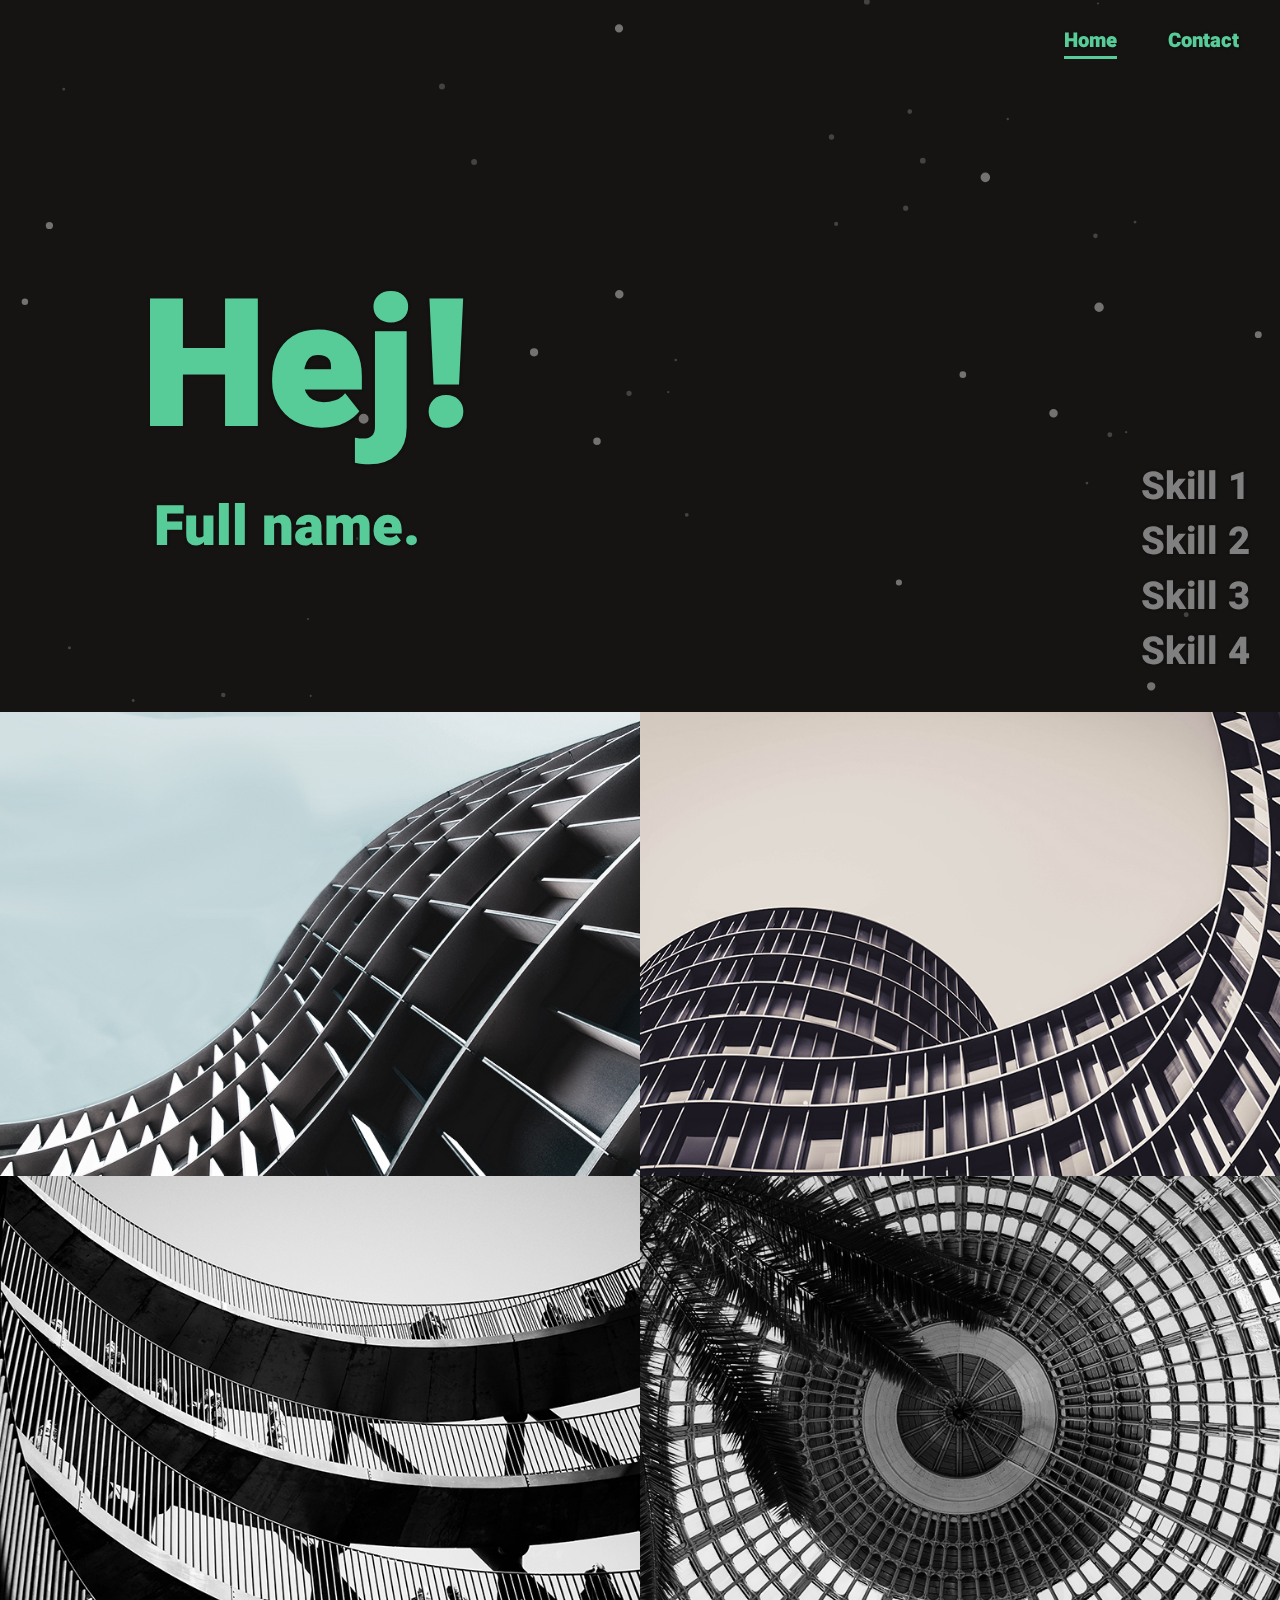
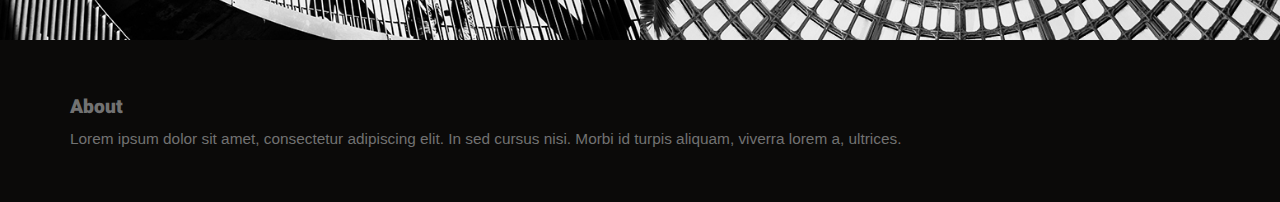
<file: Assets/portDesign/index.html>
<!DOCTYPE html>
<head>

    <meta charset="utf-8">
    <meta name="viewport" content="width=device-width, initial-scale=1, shrink-to-fit=no">

    <link rel='icon' href='favicon.ico' type='image/x-icon'/ >
    <link rel="stylesheet" href="https://fonts.googleapis.com/css?family=Heebo">
    <link rel="stylesheet" href="https://maxcdn.bootstrapcdn.com/bootstrap/3.3.6/css/bootstrap.min.css"/>
    <!-- <link rel="stylesheet" href="https://stackpath.bootstrapcdn.com/bootstrap/4.4.1/css/bootstrap.min.css" integrity="sha384-Vkoo8x4CGsO3+Hhxv8T/Q5PaXtkKtu6ug5TOeNV6gBiFeWPGFN9MuhOf23Q9Ifjh" crossorigin="anonymous"> -->
    <script src="https://code.jquery.com/jquery-3.5.1.min.js" integrity="sha256-9/aliU8dGd2tb6OSsuzixeV4y/faTqgFtohetphbbj0=" crossorigin="anonymous"></script>
    <script src="https://cdnjs.cloudflare.com/ajax/libs/popper.js/1.12.9/umd/popper.min.js" integrity="sha384-ApNbgh9B+Y1QKtv3Rn7W3mgPxhU9K/ScQsAP7hUibX39j7fakFPskvXusvfa0b4Q" crossorigin="anonymous"></script>
    <link href="portDesign.css" rel = "stylesheet" type = "text/css">
    <script src="portDesign.js"></script>
    <script src="confetti.min.js"></script>
</head> 
<body>
<header class="container-fluid">
    <div class="row">
        <div class="col-sm-4">
            <h1 class="noselect">Portfolio</h1>
        </div>
        <nav class="col-sm-8 layer">
            <p><a class="this-page text-shadow">Home</a></p>
            <p><a class="text-shadow" href="">Contact</a></p>
        </nav>
    </div>
</header>
<section class="jumbotron">
    <canvas id="testconfetti" height="625" width="1280"></canvas>
    <div class="container layer">
        <div class="row">
            <h2 class="text-shadow noselect">Hej!</h2>
            <h3 class="text-shadow noselect">Full name.</h3>
        </div>
    </div>
    <div class="container-fluid skill-list">
        <div class="container-fluid noselect">
            <h4 class="text-shadow">Skill 1</h4>
            <h4 class="text-shadow">Skill 2</h4>
            <h4 class="text-shadow">Skill 3</h4>
            <h4 class="text-shadow">Skill 4</h4>
        </div>
        
    </div>
</section>
<section class="container-fluid">
    <div class="row">
        <figure class="col-sm-6 port-nav">
            <a href="">
            <img src="exampleAssets/peter-ivey-hansen-unsplash-1.jpg" class="img-responsive">
            </a>            
        </figure>
        <figure class="col-sm-6 port-nav">
            <a href="">
            <img src="exampleAssets/peter-ivey-hansen-unsplash-2.jpg" class="img-responsive">
            </a>
        </figure>
    </div>
    <div class="row">
        <figure class="col-sm-6 port-nav">
            <a href="">
            <img src="exampleAssets/peter-ivey-hansen-unsplash-3.jpg" class="img-responsive">
            </a>
        </figure>
        <figure class="col-sm-6 port-nav">
            <a href="">
            <img src="exampleAssets/peter-ivey-hansen-unsplash-4.jpg" class="img-responsive">
            </a>
        </figure>
    </div>
</section>
<footer class="footer">
    <div class="container">
        <div class="row">
            <div class=col-sm-12>
                <h5>About</h5>
                <p>Lorem ipsum dolor sit amet, consectetur adipiscing elit. In sed cursus nisi. Morbi id turpis aliquam, viverra lorem a, ultrices.</p>
            </div>
        </div>
    </div>
</footer>
</body>
</file>
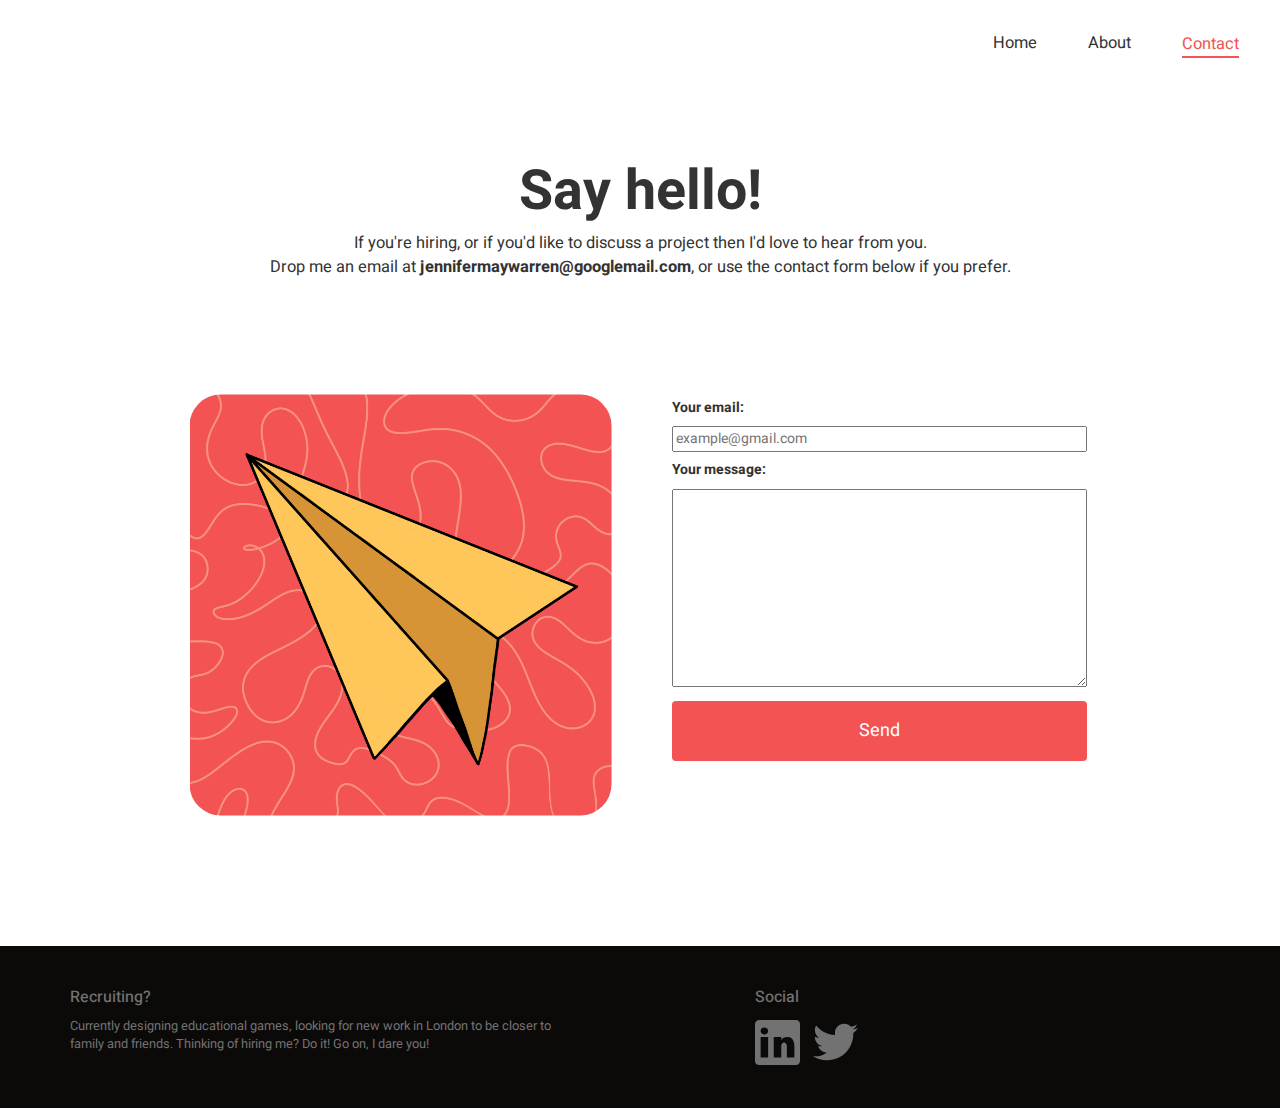
<file: contact.html>
<!DOCTYPE html>
<head>

    <meta charset="utf-8">
    <meta name="viewport" content="width=device-width, initial-scale=1, shrink-to-fit=no">

    <link rel="stylesheet" href="https://fonts.googleapis.com/css?family=Heebo">
    <link rel="stylesheet" href="https://fonts.googleapis.com/css?family=Kreon">
    <link rel="stylesheet" href="https://maxcdn.bootstrapcdn.com/bootstrap/3.3.6/css/bootstrap.min.css"/>
    <link rel="stylesheet" href="https://cdnjs.cloudflare.com/ajax/libs/animate.css/3.7.2/animate.min.css"/>
    <script src="https://code.jquery.com/jquery-3.5.1.min.js" integrity="sha256-9/aliU8dGd2tb6OSsuzixeV4y/faTqgFtohetphbbj0=" crossorigin="anonymous"></script>
    <script src="https://cdnjs.cloudflare.com/ajax/libs/popper.js/1.12.9/umd/popper.min.js" integrity="sha384-ApNbgh9B+Y1QKtv3Rn7W3mgPxhU9K/ScQsAP7hUibX39j7fakFPskvXusvfa0b4Q" crossorigin="anonymous"></script>
    <link href="css/port.css" rel = "stylesheet" type = "text/css">
    <script src="js/port.js"></script>
</head>
<body>
    <header class="container-fluid">
        <div class="row">
            <nav class="col-sm-12 layer">
                <p><a class="cool-link" href="index.html">Home</a></p>
                <p><a class="cool-link">About</a></p>
                <p><a class="this-page" href="contact.html">Contact</a></p>
            </nav>
        </div>
    </header>
    <section class="container contact">
        <div class="row">
            <!-- <div class="col-md-1"></div> -->
            <div class="col-md-12">
                <h1 class="text-center">Say hello!</h1>
                <p class="text-center" style="margin-bottom:10vh">If you're hiring, or if you'd like to discuss a project then I'd love to hear from you. <br>Drop me an email at <a href="mailto:jennifermaywarren@googlemail.com" style="font-weight: bold">jennifermaywarren@googlemail.com</a>, or use the contact form below if you prefer.</p>
            </div>
        </div>
        <div class="row contact-white-bg">
            <!-- <div class="col-md-1"></div> -->
            <div class="col-md-6">
                <img src="Assets/test1.png" class="avatar img-responsive" style="border-radius: 10%;">
            </div>
            <div class="col-md-6">
                <div id="contact-form">
                    <form action="https://formspree.io/mpzykrjl" method="POST">
                    <input type="hidden" name="_subject" value="Contact request from portfolio website" />
                    <label>Your email:</label>
                    <input style="width:98%" type="email" name="_replyto" placeholder="example@gmail.com" required>
                    <label>Your message:</label>
                    <textarea style="width:98%" name="message" required></textarea>
                    <button class="btn btn-primary" style="width:98%; height:30%; font-size: large;" type="submit">Send</button>
                </form>
            </div>
            </div>
        </div>
    </section>
</body>
<footer class="footer">
    <div class="container">
        <div class="row">
            <div class=col-sm-6>
                <h5>Recruiting?</h5>
                <p>Currently designing educational games, looking for new work in London to be closer to family and friends. Thinking of hiring me? Do it! Go on, I dare you!</p>
            </div>
            <div class="col-sm-2"></div>
            <div class="col-sm-4">
                <h5>Social</h5>
                <a href="https://www.linkedin.com/in/jennifer-warren-design/" class="footer-link">
                    <svg class="footer-icon" fill="#727272" xmlns="http://www.w3.org/2000/svg" viewBox="0 0 24 24" ><path d="M 21.800781 0 L 2.199219 0 C 1 0 0 1 0 2.199219 L 0 21.800781 C 0 23 1 24 2.199219 24 L 21.800781 24 C 23 24 24 23 24 21.800781 L 24 2.199219 C 24 1 23 0 21.800781 0 Z M 7 20 L 3 20 L 3 9 L 7 9 Z M 5 7.699219 C 3.800781 7.699219 3 6.898438 3 5.898438 C 3 4.800781 3.800781 4 5 4 C 6.199219 4 7 4.800781 7 5.800781 C 7 6.898438 6.199219 7.699219 5 7.699219 Z M 21 20 L 17 20 L 17 14 C 17 12.398438 15.898438 12 15.601563 12 C 15.300781 12 14 12.199219 14 14 C 14 14.199219 14 20 14 20 L 10 20 L 10 9 L 14 9 L 14 10.601563 C 14.601563 9.699219 15.601563 9 17.5 9 C 19.398438 9 21 10.5 21 14 Z"/></svg>
                </a>
                <a href="https://twitter.com/jenmw__" class="footer-link">
                    <svg class="footer-icon" fill="#727272" xmlns="http://www.w3.org/2000/svg" viewBox="0 0 24 24" ><path d="M 24 4.300781 C 23.101563 4.699219 22.199219 5 21.199219 5.101563 C 22.199219 4.5 23 3.5 23.398438 2.398438 C 22.398438 3 21.398438 3.398438 20.300781 3.601563 C 19.300781 2.601563 18 2 16.601563 2 C 13.898438 2 11.699219 4.199219 11.699219 6.898438 C 11.699219 7.300781 11.699219 7.699219 11.800781 8 C 7.699219 7.800781 4.101563 5.898438 1.699219 2.898438 C 1.199219 3.601563 1 4.5 1 5.398438 C 1 7.101563 1.898438 8.601563 3.199219 9.5 C 2.398438 9.398438 1.601563 9.199219 1 8.898438 C 1 8.898438 1 8.898438 1 9 C 1 11.398438 2.699219 13.398438 4.898438 13.800781 C 4.5 13.898438 4.101563 14 3.601563 14 C 3.300781 14 3 14 2.699219 13.898438 C 3.300781 15.898438 5.101563 17.300781 7.300781 17.300781 C 5.601563 18.601563 3.5 19.398438 1.199219 19.398438 C 0.800781 19.398438 0.398438 19.398438 0 19.300781 C 2.199219 20.699219 4.800781 21.5 7.5 21.5 C 16.601563 21.5 21.5 14 21.5 7.5 C 21.5 7.300781 21.5 7.101563 21.5 6.898438 C 22.5 6.199219 23.300781 5.300781 24 4.300781"/></svg>
                </a>
            </div>
        </div>
    </div>
</footer>
</file>
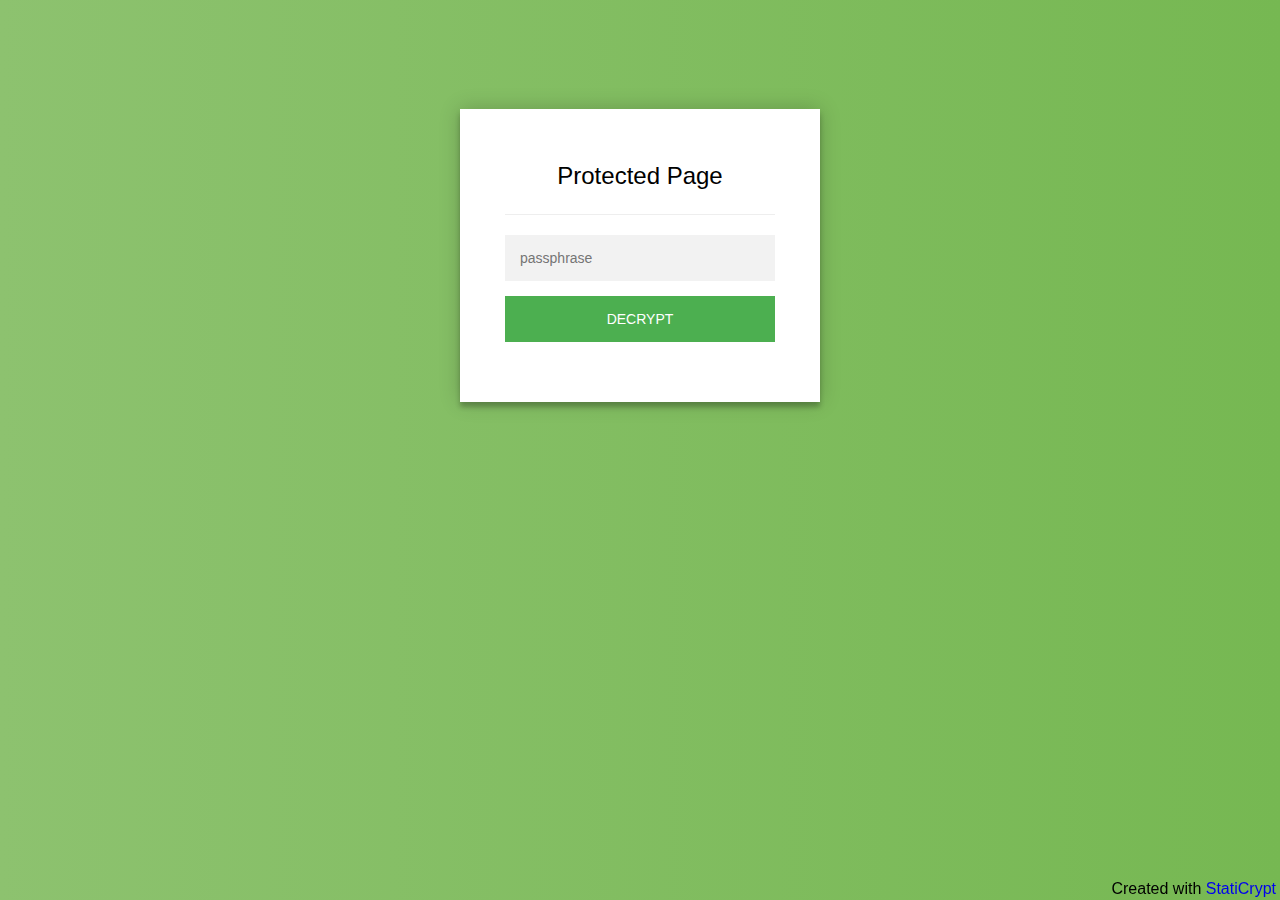
<file: Projects/arithmagicencrypted.html>
<!doctype html>
<html class="staticrypt-html">
<head>
    <meta charset="utf-8">
    <title>Protected Page</title>
    <meta name="viewport" content="width=device-width, initial-scale=1">

    <!-- do not cache this page -->
    <meta http-equiv="cache-control" content="max-age=0"/>
    <meta http-equiv="cache-control" content="no-cache"/>
    <meta http-equiv="expires" content="0"/>
    <meta http-equiv="expires" content="Tue, 01 Jan 1980 1:00:00 GMT"/>
    <meta http-equiv="pragma" content="no-cache"/>

    <style>
        .staticrypt-hr {
            margin-top: 20px;
            margin-bottom: 20px;
            border: 0;
            border-top: 1px solid #eee;
        }

        .staticrypt-page {
            width: 360px;
            padding: 8% 0 0;
            margin: auto;
            box-sizing: border-box;
        }

        .staticrypt-form {
            position: relative;
            z-index: 1;
            background: #FFFFFF;
            max-width: 360px;
            margin: 0 auto 100px;
            padding: 45px;
            text-align: center;
            box-shadow: 0 0 20px 0 rgba(0, 0, 0, 0.2), 0 5px 5px 0 rgba(0, 0, 0, 0.24);
        }

        .staticrypt-form input {
            outline: 0;
            background: #f2f2f2;
            width: 100%;
            border: 0;
            margin: 0 0 15px;
            padding: 15px;
            box-sizing: border-box;
            font-size: 14px;
        }

        .staticrypt-form .staticrypt-decrypt-button {
            text-transform: uppercase;
            outline: 0;
            background: #4CAF50;
            width: 100%;
            border: 0;
            padding: 15px;
            color: #FFFFFF;
            font-size: 14px;
            cursor: pointer;
        }

        .staticrypt-form .staticrypt-decrypt-button:hover, .staticrypt-form .staticrypt-decrypt-button:active, .staticrypt-form .staticrypt-decrypt-button:focus {
            background: #43A047;
        }

        .staticrypt-html {
            height: 100%;
        }

        .staticrypt-body {
            margin-bottom: 1em;
            background: #76b852; /* fallback for old browsers */
            background: -webkit-linear-gradient(right, #76b852, #8DC26F);
            background: -moz-linear-gradient(right, #76b852, #8DC26F);
            background: -o-linear-gradient(right, #76b852, #8DC26F);
            background: linear-gradient(to left, #76b852, #8DC26F);
            font-family: "Arial", sans-serif;
            -webkit-font-smoothing: antialiased;
            -moz-osx-font-smoothing: grayscale;
        }

        .staticrypt-instructions {
            margin-top: -1em;
            margin-bottom: 1em;
        }

        .staticrypt-title {
            font-size: 1.5em;
        }

        .staticrypt-footer {
            position: fixed;
            height: 20px;
            font-size: 16px;
            padding: 2px;
            bottom: 0;
            left: 0;
            right: 0;
            margin-bottom: 0;
        }

        .staticrypt-footer p {
            margin: 2px;
            text-align: center;
            float: right;
        }

        .staticrypt-footer a {
            text-decoration: none;
        }
    </style>
</head>

<body class="staticrypt-body">
<div class="staticrypt-page">
    <div class="staticrypt-form">
        <div class="staticrypt-instructions">
            <p class="staticrypt-title">Protected Page</p>
            <p></p>
        </div>

        <hr class="staticrypt-hr">

        <form id="staticrypt-form" action="#" method="post">
            <input id="staticrypt-password"
                   type="password"
                   name="password"
                   placeholder="passphrase"
                   autofocus/>

            <input type="submit" class="staticrypt-decrypt-button" value="DECRYPT"/>
        </form>
    </div>

</div>
<footer class="staticrypt-footer">
    <p class="pull-right">Created with <a href="https://robinmoisson.github.io/staticrypt">StatiCrypt</a></p>
</footer>


<script>/**
 * Crypto JS 3.1.9-1
 * Copied as is from https://cdnjs.cloudflare.com/ajax/libs/crypto-js/3.1.9-1/crypto-js.js
 */

;(function (root, factory) {
    if (typeof exports === "object") {
        // CommonJS
        module.exports = exports = factory();
    }
    else if (typeof define === "function" && define.amd) {
        // AMD
        define([], factory);
    }
    else {
        // Global (browser)
        root.CryptoJS = factory();
    }
}(this, function () {

    /**
     * CryptoJS core components.
     */
    var CryptoJS = CryptoJS || (function (Math, undefined) {
        /*
	     * Local polyfil of Object.create
	     */
        var create = Object.create || (function () {
            function F() {};

            return function (obj) {
                var subtype;

                F.prototype = obj;

                subtype = new F();

                F.prototype = null;

                return subtype;
            };
        }())

        /**
         * CryptoJS namespace.
         */
        var C = {};

        /**
         * Library namespace.
         */
        var C_lib = C.lib = {};

        /**
         * Base object for prototypal inheritance.
         */
        var Base = C_lib.Base = (function () {


            return {
                /**
                 * Creates a new object that inherits from this object.
                 *
                 * @param {Object} overrides Properties to copy into the new object.
                 *
                 * @return {Object} The new object.
                 *
                 * @static
                 *
                 * @example
                 *
                 *     var MyType = CryptoJS.lib.Base.extend({
	             *         field: 'value',
	             *
	             *         method: function () {
	             *         }
	             *     });
                 */
                extend: function (overrides) {
                    // Spawn
                    var subtype = create(this);

                    // Augment
                    if (overrides) {
                        subtype.mixIn(overrides);
                    }

                    // Create default initializer
                    if (!subtype.hasOwnProperty('init') || this.init === subtype.init) {
                        subtype.init = function () {
                            subtype.$super.init.apply(this, arguments);
                        };
                    }

                    // Initializer's prototype is the subtype object
                    subtype.init.prototype = subtype;

                    // Reference supertype
                    subtype.$super = this;

                    return subtype;
                },

                /**
                 * Extends this object and runs the init method.
                 * Arguments to create() will be passed to init().
                 *
                 * @return {Object} The new object.
                 *
                 * @static
                 *
                 * @example
                 *
                 *     var instance = MyType.create();
                 */
                create: function () {
                    var instance = this.extend();
                    instance.init.apply(instance, arguments);

                    return instance;
                },

                /**
                 * Initializes a newly created object.
                 * Override this method to add some logic when your objects are created.
                 *
                 * @example
                 *
                 *     var MyType = CryptoJS.lib.Base.extend({
	             *         init: function () {
	             *             // ...
	             *         }
	             *     });
                 */
                init: function () {
                },

                /**
                 * Copies properties into this object.
                 *
                 * @param {Object} properties The properties to mix in.
                 *
                 * @example
                 *
                 *     MyType.mixIn({
	             *         field: 'value'
	             *     });
                 */
                mixIn: function (properties) {
                    for (var propertyName in properties) {
                        if (properties.hasOwnProperty(propertyName)) {
                            this[propertyName] = properties[propertyName];
                        }
                    }

                    // IE won't copy toString using the loop above
                    if (properties.hasOwnProperty('toString')) {
                        this.toString = properties.toString;
                    }
                },

                /**
                 * Creates a copy of this object.
                 *
                 * @return {Object} The clone.
                 *
                 * @example
                 *
                 *     var clone = instance.clone();
                 */
                clone: function () {
                    return this.init.prototype.extend(this);
                }
            };
        }());

        /**
         * An array of 32-bit words.
         *
         * @property {Array} words The array of 32-bit words.
         * @property {number} sigBytes The number of significant bytes in this word array.
         */
        var WordArray = C_lib.WordArray = Base.extend({
            /**
             * Initializes a newly created word array.
             *
             * @param {Array} words (Optional) An array of 32-bit words.
             * @param {number} sigBytes (Optional) The number of significant bytes in the words.
             *
             * @example
             *
             *     var wordArray = CryptoJS.lib.WordArray.create();
             *     var wordArray = CryptoJS.lib.WordArray.create([0x00010203, 0x04050607]);
             *     var wordArray = CryptoJS.lib.WordArray.create([0x00010203, 0x04050607], 6);
             */
            init: function (words, sigBytes) {
                words = this.words = words || [];

                if (sigBytes != undefined) {
                    this.sigBytes = sigBytes;
                } else {
                    this.sigBytes = words.length * 4;
                }
            },

            /**
             * Converts this word array to a string.
             *
             * @param {Encoder} encoder (Optional) The encoding strategy to use. Default: CryptoJS.enc.Hex
             *
             * @return {string} The stringified word array.
             *
             * @example
             *
             *     var string = wordArray + '';
             *     var string = wordArray.toString();
             *     var string = wordArray.toString(CryptoJS.enc.Utf8);
             */
            toString: function (encoder) {
                return (encoder || Hex).stringify(this);
            },

            /**
             * Concatenates a word array to this word array.
             *
             * @param {WordArray} wordArray The word array to append.
             *
             * @return {WordArray} This word array.
             *
             * @example
             *
             *     wordArray1.concat(wordArray2);
             */
            concat: function (wordArray) {
                // Shortcuts
                var thisWords = this.words;
                var thatWords = wordArray.words;
                var thisSigBytes = this.sigBytes;
                var thatSigBytes = wordArray.sigBytes;

                // Clamp excess bits
                this.clamp();

                // Concat
                if (thisSigBytes % 4) {
                    // Copy one byte at a time
                    for (var i = 0; i < thatSigBytes; i++) {
                        var thatByte = (thatWords[i >>> 2] >>> (24 - (i % 4) * 8)) & 0xff;
                        thisWords[(thisSigBytes + i) >>> 2] |= thatByte << (24 - ((thisSigBytes + i) % 4) * 8);
                    }
                } else {
                    // Copy one word at a time
                    for (var i = 0; i < thatSigBytes; i += 4) {
                        thisWords[(thisSigBytes + i) >>> 2] = thatWords[i >>> 2];
                    }
                }
                this.sigBytes += thatSigBytes;

                // Chainable
                return this;
            },

            /**
             * Removes insignificant bits.
             *
             * @example
             *
             *     wordArray.clamp();
             */
            clamp: function () {
                // Shortcuts
                var words = this.words;
                var sigBytes = this.sigBytes;

                // Clamp
                words[sigBytes >>> 2] &= 0xffffffff << (32 - (sigBytes % 4) * 8);
                words.length = Math.ceil(sigBytes / 4);
            },

            /**
             * Creates a copy of this word array.
             *
             * @return {WordArray} The clone.
             *
             * @example
             *
             *     var clone = wordArray.clone();
             */
            clone: function () {
                var clone = Base.clone.call(this);
                clone.words = this.words.slice(0);

                return clone;
            },

            /**
             * Creates a word array filled with random bytes.
             *
             * @param {number} nBytes The number of random bytes to generate.
             *
             * @return {WordArray} The random word array.
             *
             * @static
             *
             * @example
             *
             *     var wordArray = CryptoJS.lib.WordArray.random(16);
             */
            random: function (nBytes) {
                var words = [];

                var r = (function (m_w) {
                    var m_w = m_w;
                    var m_z = 0x3ade68b1;
                    var mask = 0xffffffff;

                    return function () {
                        m_z = (0x9069 * (m_z & 0xFFFF) + (m_z >> 0x10)) & mask;
                        m_w = (0x4650 * (m_w & 0xFFFF) + (m_w >> 0x10)) & mask;
                        var result = ((m_z << 0x10) + m_w) & mask;
                        result /= 0x100000000;
                        result += 0.5;
                        return result * (Math.random() > .5 ? 1 : -1);
                    }
                });

                for (var i = 0, rcache; i < nBytes; i += 4) {
                    var _r = r((rcache || Math.random()) * 0x100000000);

                    rcache = _r() * 0x3ade67b7;
                    words.push((_r() * 0x100000000) | 0);
                }

                return new WordArray.init(words, nBytes);
            }
        });

        /**
         * Encoder namespace.
         */
        var C_enc = C.enc = {};

        /**
         * Hex encoding strategy.
         */
        var Hex = C_enc.Hex = {
            /**
             * Converts a word array to a hex string.
             *
             * @param {WordArray} wordArray The word array.
             *
             * @return {string} The hex string.
             *
             * @static
             *
             * @example
             *
             *     var hexString = CryptoJS.enc.Hex.stringify(wordArray);
             */
            stringify: function (wordArray) {
                // Shortcuts
                var words = wordArray.words;
                var sigBytes = wordArray.sigBytes;

                // Convert
                var hexChars = [];
                for (var i = 0; i < sigBytes; i++) {
                    var bite = (words[i >>> 2] >>> (24 - (i % 4) * 8)) & 0xff;
                    hexChars.push((bite >>> 4).toString(16));
                    hexChars.push((bite & 0x0f).toString(16));
                }

                return hexChars.join('');
            },

            /**
             * Converts a hex string to a word array.
             *
             * @param {string} hexStr The hex string.
             *
             * @return {WordArray} The word array.
             *
             * @static
             *
             * @example
             *
             *     var wordArray = CryptoJS.enc.Hex.parse(hexString);
             */
            parse: function (hexStr) {
                // Shortcut
                var hexStrLength = hexStr.length;

                // Convert
                var words = [];
                for (var i = 0; i < hexStrLength; i += 2) {
                    words[i >>> 3] |= parseInt(hexStr.substr(i, 2), 16) << (24 - (i % 8) * 4);
                }

                return new WordArray.init(words, hexStrLength / 2);
            }
        };

        /**
         * Latin1 encoding strategy.
         */
        var Latin1 = C_enc.Latin1 = {
            /**
             * Converts a word array to a Latin1 string.
             *
             * @param {WordArray} wordArray The word array.
             *
             * @return {string} The Latin1 string.
             *
             * @static
             *
             * @example
             *
             *     var latin1String = CryptoJS.enc.Latin1.stringify(wordArray);
             */
            stringify: function (wordArray) {
                // Shortcuts
                var words = wordArray.words;
                var sigBytes = wordArray.sigBytes;

                // Convert
                var latin1Chars = [];
                for (var i = 0; i < sigBytes; i++) {
                    var bite = (words[i >>> 2] >>> (24 - (i % 4) * 8)) & 0xff;
                    latin1Chars.push(String.fromCharCode(bite));
                }

                return latin1Chars.join('');
            },

            /**
             * Converts a Latin1 string to a word array.
             *
             * @param {string} latin1Str The Latin1 string.
             *
             * @return {WordArray} The word array.
             *
             * @static
             *
             * @example
             *
             *     var wordArray = CryptoJS.enc.Latin1.parse(latin1String);
             */
            parse: function (latin1Str) {
                // Shortcut
                var latin1StrLength = latin1Str.length;

                // Convert
                var words = [];
                for (var i = 0; i < latin1StrLength; i++) {
                    words[i >>> 2] |= (latin1Str.charCodeAt(i) & 0xff) << (24 - (i % 4) * 8);
                }

                return new WordArray.init(words, latin1StrLength);
            }
        };

        /**
         * UTF-8 encoding strategy.
         */
        var Utf8 = C_enc.Utf8 = {
            /**
             * Converts a word array to a UTF-8 string.
             *
             * @param {WordArray} wordArray The word array.
             *
             * @return {string} The UTF-8 string.
             *
             * @static
             *
             * @example
             *
             *     var utf8String = CryptoJS.enc.Utf8.stringify(wordArray);
             */
            stringify: function (wordArray) {
                try {
                    return decodeURIComponent(escape(Latin1.stringify(wordArray)));
                } catch (e) {
                    throw new Error('Malformed UTF-8 data');
                }
            },

            /**
             * Converts a UTF-8 string to a word array.
             *
             * @param {string} utf8Str The UTF-8 string.
             *
             * @return {WordArray} The word array.
             *
             * @static
             *
             * @example
             *
             *     var wordArray = CryptoJS.enc.Utf8.parse(utf8String);
             */
            parse: function (utf8Str) {
                return Latin1.parse(unescape(encodeURIComponent(utf8Str)));
            }
        };

        /**
         * Abstract buffered block algorithm template.
         *
         * The property blockSize must be implemented in a concrete subtype.
         *
         * @property {number} _minBufferSize The number of blocks that should be kept unprocessed in the buffer. Default: 0
         */
        var BufferedBlockAlgorithm = C_lib.BufferedBlockAlgorithm = Base.extend({
            /**
             * Resets this block algorithm's data buffer to its initial state.
             *
             * @example
             *
             *     bufferedBlockAlgorithm.reset();
             */
            reset: function () {
                // Initial values
                this._data = new WordArray.init();
                this._nDataBytes = 0;
            },

            /**
             * Adds new data to this block algorithm's buffer.
             *
             * @param {WordArray|string} data The data to append. Strings are converted to a WordArray using UTF-8.
             *
             * @example
             *
             *     bufferedBlockAlgorithm._append('data');
             *     bufferedBlockAlgorithm._append(wordArray);
             */
            _append: function (data) {
                // Convert string to WordArray, else assume WordArray already
                if (typeof data == 'string') {
                    data = Utf8.parse(data);
                }

                // Append
                this._data.concat(data);
                this._nDataBytes += data.sigBytes;
            },

            /**
             * Processes available data blocks.
             *
             * This method invokes _doProcessBlock(offset), which must be implemented by a concrete subtype.
             *
             * @param {boolean} doFlush Whether all blocks and partial blocks should be processed.
             *
             * @return {WordArray} The processed data.
             *
             * @example
             *
             *     var processedData = bufferedBlockAlgorithm._process();
             *     var processedData = bufferedBlockAlgorithm._process(!!'flush');
             */
            _process: function (doFlush) {
                // Shortcuts
                var data = this._data;
                var dataWords = data.words;
                var dataSigBytes = data.sigBytes;
                var blockSize = this.blockSize;
                var blockSizeBytes = blockSize * 4;

                // Count blocks ready
                var nBlocksReady = dataSigBytes / blockSizeBytes;
                if (doFlush) {
                    // Round up to include partial blocks
                    nBlocksReady = Math.ceil(nBlocksReady);
                } else {
                    // Round down to include only full blocks,
                    // less the number of blocks that must remain in the buffer
                    nBlocksReady = Math.max((nBlocksReady | 0) - this._minBufferSize, 0);
                }

                // Count words ready
                var nWordsReady = nBlocksReady * blockSize;

                // Count bytes ready
                var nBytesReady = Math.min(nWordsReady * 4, dataSigBytes);

                // Process blocks
                if (nWordsReady) {
                    for (var offset = 0; offset < nWordsReady; offset += blockSize) {
                        // Perform concrete-algorithm logic
                        this._doProcessBlock(dataWords, offset);
                    }

                    // Remove processed words
                    var processedWords = dataWords.splice(0, nWordsReady);
                    data.sigBytes -= nBytesReady;
                }

                // Return processed words
                return new WordArray.init(processedWords, nBytesReady);
            },

            /**
             * Creates a copy of this object.
             *
             * @return {Object} The clone.
             *
             * @example
             *
             *     var clone = bufferedBlockAlgorithm.clone();
             */
            clone: function () {
                var clone = Base.clone.call(this);
                clone._data = this._data.clone();

                return clone;
            },

            _minBufferSize: 0
        });

        /**
         * Abstract hasher template.
         *
         * @property {number} blockSize The number of 32-bit words this hasher operates on. Default: 16 (512 bits)
         */
        var Hasher = C_lib.Hasher = BufferedBlockAlgorithm.extend({
            /**
             * Configuration options.
             */
            cfg: Base.extend(),

            /**
             * Initializes a newly created hasher.
             *
             * @param {Object} cfg (Optional) The configuration options to use for this hash computation.
             *
             * @example
             *
             *     var hasher = CryptoJS.algo.SHA256.create();
             */
            init: function (cfg) {
                // Apply config defaults
                this.cfg = this.cfg.extend(cfg);

                // Set initial values
                this.reset();
            },

            /**
             * Resets this hasher to its initial state.
             *
             * @example
             *
             *     hasher.reset();
             */
            reset: function () {
                // Reset data buffer
                BufferedBlockAlgorithm.reset.call(this);

                // Perform concrete-hasher logic
                this._doReset();
            },

            /**
             * Updates this hasher with a message.
             *
             * @param {WordArray|string} messageUpdate The message to append.
             *
             * @return {Hasher} This hasher.
             *
             * @example
             *
             *     hasher.update('message');
             *     hasher.update(wordArray);
             */
            update: function (messageUpdate) {
                // Append
                this._append(messageUpdate);

                // Update the hash
                this._process();

                // Chainable
                return this;
            },

            /**
             * Finalizes the hash computation.
             * Note that the finalize operation is effectively a destructive, read-once operation.
             *
             * @param {WordArray|string} messageUpdate (Optional) A final message update.
             *
             * @return {WordArray} The hash.
             *
             * @example
             *
             *     var hash = hasher.finalize();
             *     var hash = hasher.finalize('message');
             *     var hash = hasher.finalize(wordArray);
             */
            finalize: function (messageUpdate) {
                // Final message update
                if (messageUpdate) {
                    this._append(messageUpdate);
                }

                // Perform concrete-hasher logic
                var hash = this._doFinalize();

                return hash;
            },

            blockSize: 512/32,

            /**
             * Creates a shortcut function to a hasher's object interface.
             *
             * @param {Hasher} hasher The hasher to create a helper for.
             *
             * @return {Function} The shortcut function.
             *
             * @static
             *
             * @example
             *
             *     var SHA256 = CryptoJS.lib.Hasher._createHelper(CryptoJS.algo.SHA256);
             */
            _createHelper: function (hasher) {
                return function (message, cfg) {
                    return new hasher.init(cfg).finalize(message);
                };
            },

            /**
             * Creates a shortcut function to the HMAC's object interface.
             *
             * @param {Hasher} hasher The hasher to use in this HMAC helper.
             *
             * @return {Function} The shortcut function.
             *
             * @static
             *
             * @example
             *
             *     var HmacSHA256 = CryptoJS.lib.Hasher._createHmacHelper(CryptoJS.algo.SHA256);
             */
            _createHmacHelper: function (hasher) {
                return function (message, key) {
                    return new C_algo.HMAC.init(hasher, key).finalize(message);
                };
            }
        });

        /**
         * Algorithm namespace.
         */
        var C_algo = C.algo = {};

        return C;
    }(Math));


    (function () {
        // Shortcuts
        var C = CryptoJS;
        var C_lib = C.lib;
        var WordArray = C_lib.WordArray;
        var C_enc = C.enc;

        /**
         * Base64 encoding strategy.
         */
        var Base64 = C_enc.Base64 = {
            /**
             * Converts a word array to a Base64 string.
             *
             * @param {WordArray} wordArray The word array.
             *
             * @return {string} The Base64 string.
             *
             * @static
             *
             * @example
             *
             *     var base64String = CryptoJS.enc.Base64.stringify(wordArray);
             */
            stringify: function (wordArray) {
                // Shortcuts
                var words = wordArray.words;
                var sigBytes = wordArray.sigBytes;
                var map = this._map;

                // Clamp excess bits
                wordArray.clamp();

                // Convert
                var base64Chars = [];
                for (var i = 0; i < sigBytes; i += 3) {
                    var byte1 = (words[i >>> 2]       >>> (24 - (i % 4) * 8))       & 0xff;
                    var byte2 = (words[(i + 1) >>> 2] >>> (24 - ((i + 1) % 4) * 8)) & 0xff;
                    var byte3 = (words[(i + 2) >>> 2] >>> (24 - ((i + 2) % 4) * 8)) & 0xff;

                    var triplet = (byte1 << 16) | (byte2 << 8) | byte3;

                    for (var j = 0; (j < 4) && (i + j * 0.75 < sigBytes); j++) {
                        base64Chars.push(map.charAt((triplet >>> (6 * (3 - j))) & 0x3f));
                    }
                }

                // Add padding
                var paddingChar = map.charAt(64);
                if (paddingChar) {
                    while (base64Chars.length % 4) {
                        base64Chars.push(paddingChar);
                    }
                }

                return base64Chars.join('');
            },

            /**
             * Converts a Base64 string to a word array.
             *
             * @param {string} base64Str The Base64 string.
             *
             * @return {WordArray} The word array.
             *
             * @static
             *
             * @example
             *
             *     var wordArray = CryptoJS.enc.Base64.parse(base64String);
             */
            parse: function (base64Str) {
                // Shortcuts
                var base64StrLength = base64Str.length;
                var map = this._map;
                var reverseMap = this._reverseMap;

                if (!reverseMap) {
                    reverseMap = this._reverseMap = [];
                    for (var j = 0; j < map.length; j++) {
                        reverseMap[map.charCodeAt(j)] = j;
                    }
                }

                // Ignore padding
                var paddingChar = map.charAt(64);
                if (paddingChar) {
                    var paddingIndex = base64Str.indexOf(paddingChar);
                    if (paddingIndex !== -1) {
                        base64StrLength = paddingIndex;
                    }
                }

                // Convert
                return parseLoop(base64Str, base64StrLength, reverseMap);

            },

            _map: 'ABCDEFGHIJKLMNOPQRSTUVWXYZabcdefghijklmnopqrstuvwxyz0123456789+/='
        };

        function parseLoop(base64Str, base64StrLength, reverseMap) {
            var words = [];
            var nBytes = 0;
            for (var i = 0; i < base64StrLength; i++) {
                if (i % 4) {
                    var bits1 = reverseMap[base64Str.charCodeAt(i - 1)] << ((i % 4) * 2);
                    var bits2 = reverseMap[base64Str.charCodeAt(i)] >>> (6 - (i % 4) * 2);
                    words[nBytes >>> 2] |= (bits1 | bits2) << (24 - (nBytes % 4) * 8);
                    nBytes++;
                }
            }
            return WordArray.create(words, nBytes);
        }
    }());


    (function (Math) {
        // Shortcuts
        var C = CryptoJS;
        var C_lib = C.lib;
        var WordArray = C_lib.WordArray;
        var Hasher = C_lib.Hasher;
        var C_algo = C.algo;

        // Constants table
        var T = [];

        // Compute constants
        (function () {
            for (var i = 0; i < 64; i++) {
                T[i] = (Math.abs(Math.sin(i + 1)) * 0x100000000) | 0;
            }
        }());

        /**
         * MD5 hash algorithm.
         */
        var MD5 = C_algo.MD5 = Hasher.extend({
            _doReset: function () {
                this._hash = new WordArray.init([
                    0x67452301, 0xefcdab89,
                    0x98badcfe, 0x10325476
                ]);
            },

            _doProcessBlock: function (M, offset) {
                // Swap endian
                for (var i = 0; i < 16; i++) {
                    // Shortcuts
                    var offset_i = offset + i;
                    var M_offset_i = M[offset_i];

                    M[offset_i] = (
                        (((M_offset_i << 8)  | (M_offset_i >>> 24)) & 0x00ff00ff) |
                        (((M_offset_i << 24) | (M_offset_i >>> 8))  & 0xff00ff00)
                    );
                }

                // Shortcuts
                var H = this._hash.words;

                var M_offset_0  = M[offset + 0];
                var M_offset_1  = M[offset + 1];
                var M_offset_2  = M[offset + 2];
                var M_offset_3  = M[offset + 3];
                var M_offset_4  = M[offset + 4];
                var M_offset_5  = M[offset + 5];
                var M_offset_6  = M[offset + 6];
                var M_offset_7  = M[offset + 7];
                var M_offset_8  = M[offset + 8];
                var M_offset_9  = M[offset + 9];
                var M_offset_10 = M[offset + 10];
                var M_offset_11 = M[offset + 11];
                var M_offset_12 = M[offset + 12];
                var M_offset_13 = M[offset + 13];
                var M_offset_14 = M[offset + 14];
                var M_offset_15 = M[offset + 15];

                // Working varialbes
                var a = H[0];
                var b = H[1];
                var c = H[2];
                var d = H[3];

                // Computation
                a = FF(a, b, c, d, M_offset_0,  7,  T[0]);
                d = FF(d, a, b, c, M_offset_1,  12, T[1]);
                c = FF(c, d, a, b, M_offset_2,  17, T[2]);
                b = FF(b, c, d, a, M_offset_3,  22, T[3]);
                a = FF(a, b, c, d, M_offset_4,  7,  T[4]);
                d = FF(d, a, b, c, M_offset_5,  12, T[5]);
                c = FF(c, d, a, b, M_offset_6,  17, T[6]);
                b = FF(b, c, d, a, M_offset_7,  22, T[7]);
                a = FF(a, b, c, d, M_offset_8,  7,  T[8]);
                d = FF(d, a, b, c, M_offset_9,  12, T[9]);
                c = FF(c, d, a, b, M_offset_10, 17, T[10]);
                b = FF(b, c, d, a, M_offset_11, 22, T[11]);
                a = FF(a, b, c, d, M_offset_12, 7,  T[12]);
                d = FF(d, a, b, c, M_offset_13, 12, T[13]);
                c = FF(c, d, a, b, M_offset_14, 17, T[14]);
                b = FF(b, c, d, a, M_offset_15, 22, T[15]);

                a = GG(a, b, c, d, M_offset_1,  5,  T[16]);
                d = GG(d, a, b, c, M_offset_6,  9,  T[17]);
                c = GG(c, d, a, b, M_offset_11, 14, T[18]);
                b = GG(b, c, d, a, M_offset_0,  20, T[19]);
                a = GG(a, b, c, d, M_offset_5,  5,  T[20]);
                d = GG(d, a, b, c, M_offset_10, 9,  T[21]);
                c = GG(c, d, a, b, M_offset_15, 14, T[22]);
                b = GG(b, c, d, a, M_offset_4,  20, T[23]);
                a = GG(a, b, c, d, M_offset_9,  5,  T[24]);
                d = GG(d, a, b, c, M_offset_14, 9,  T[25]);
                c = GG(c, d, a, b, M_offset_3,  14, T[26]);
                b = GG(b, c, d, a, M_offset_8,  20, T[27]);
                a = GG(a, b, c, d, M_offset_13, 5,  T[28]);
                d = GG(d, a, b, c, M_offset_2,  9,  T[29]);
                c = GG(c, d, a, b, M_offset_7,  14, T[30]);
                b = GG(b, c, d, a, M_offset_12, 20, T[31]);

                a = HH(a, b, c, d, M_offset_5,  4,  T[32]);
                d = HH(d, a, b, c, M_offset_8,  11, T[33]);
                c = HH(c, d, a, b, M_offset_11, 16, T[34]);
                b = HH(b, c, d, a, M_offset_14, 23, T[35]);
                a = HH(a, b, c, d, M_offset_1,  4,  T[36]);
                d = HH(d, a, b, c, M_offset_4,  11, T[37]);
                c = HH(c, d, a, b, M_offset_7,  16, T[38]);
                b = HH(b, c, d, a, M_offset_10, 23, T[39]);
                a = HH(a, b, c, d, M_offset_13, 4,  T[40]);
                d = HH(d, a, b, c, M_offset_0,  11, T[41]);
                c = HH(c, d, a, b, M_offset_3,  16, T[42]);
                b = HH(b, c, d, a, M_offset_6,  23, T[43]);
                a = HH(a, b, c, d, M_offset_9,  4,  T[44]);
                d = HH(d, a, b, c, M_offset_12, 11, T[45]);
                c = HH(c, d, a, b, M_offset_15, 16, T[46]);
                b = HH(b, c, d, a, M_offset_2,  23, T[47]);

                a = II(a, b, c, d, M_offset_0,  6,  T[48]);
                d = II(d, a, b, c, M_offset_7,  10, T[49]);
                c = II(c, d, a, b, M_offset_14, 15, T[50]);
                b = II(b, c, d, a, M_offset_5,  21, T[51]);
                a = II(a, b, c, d, M_offset_12, 6,  T[52]);
                d = II(d, a, b, c, M_offset_3,  10, T[53]);
                c = II(c, d, a, b, M_offset_10, 15, T[54]);
                b = II(b, c, d, a, M_offset_1,  21, T[55]);
                a = II(a, b, c, d, M_offset_8,  6,  T[56]);
                d = II(d, a, b, c, M_offset_15, 10, T[57]);
                c = II(c, d, a, b, M_offset_6,  15, T[58]);
                b = II(b, c, d, a, M_offset_13, 21, T[59]);
                a = II(a, b, c, d, M_offset_4,  6,  T[60]);
                d = II(d, a, b, c, M_offset_11, 10, T[61]);
                c = II(c, d, a, b, M_offset_2,  15, T[62]);
                b = II(b, c, d, a, M_offset_9,  21, T[63]);

                // Intermediate hash value
                H[0] = (H[0] + a) | 0;
                H[1] = (H[1] + b) | 0;
                H[2] = (H[2] + c) | 0;
                H[3] = (H[3] + d) | 0;
            },

            _doFinalize: function () {
                // Shortcuts
                var data = this._data;
                var dataWords = data.words;

                var nBitsTotal = this._nDataBytes * 8;
                var nBitsLeft = data.sigBytes * 8;

                // Add padding
                dataWords[nBitsLeft >>> 5] |= 0x80 << (24 - nBitsLeft % 32);

                var nBitsTotalH = Math.floor(nBitsTotal / 0x100000000);
                var nBitsTotalL = nBitsTotal;
                dataWords[(((nBitsLeft + 64) >>> 9) << 4) + 15] = (
                    (((nBitsTotalH << 8)  | (nBitsTotalH >>> 24)) & 0x00ff00ff) |
                    (((nBitsTotalH << 24) | (nBitsTotalH >>> 8))  & 0xff00ff00)
                );
                dataWords[(((nBitsLeft + 64) >>> 9) << 4) + 14] = (
                    (((nBitsTotalL << 8)  | (nBitsTotalL >>> 24)) & 0x00ff00ff) |
                    (((nBitsTotalL << 24) | (nBitsTotalL >>> 8))  & 0xff00ff00)
                );

                data.sigBytes = (dataWords.length + 1) * 4;

                // Hash final blocks
                this._process();

                // Shortcuts
                var hash = this._hash;
                var H = hash.words;

                // Swap endian
                for (var i = 0; i < 4; i++) {
                    // Shortcut
                    var H_i = H[i];

                    H[i] = (((H_i << 8)  | (H_i >>> 24)) & 0x00ff00ff) |
                        (((H_i << 24) | (H_i >>> 8))  & 0xff00ff00);
                }

                // Return final computed hash
                return hash;
            },

            clone: function () {
                var clone = Hasher.clone.call(this);
                clone._hash = this._hash.clone();

                return clone;
            }
        });

        function FF(a, b, c, d, x, s, t) {
            var n = a + ((b & c) | (~b & d)) + x + t;
            return ((n << s) | (n >>> (32 - s))) + b;
        }

        function GG(a, b, c, d, x, s, t) {
            var n = a + ((b & d) | (c & ~d)) + x + t;
            return ((n << s) | (n >>> (32 - s))) + b;
        }

        function HH(a, b, c, d, x, s, t) {
            var n = a + (b ^ c ^ d) + x + t;
            return ((n << s) | (n >>> (32 - s))) + b;
        }

        function II(a, b, c, d, x, s, t) {
            var n = a + (c ^ (b | ~d)) + x + t;
            return ((n << s) | (n >>> (32 - s))) + b;
        }

        /**
         * Shortcut function to the hasher's object interface.
         *
         * @param {WordArray|string} message The message to hash.
         *
         * @return {WordArray} The hash.
         *
         * @static
         *
         * @example
         *
         *     var hash = CryptoJS.MD5('message');
         *     var hash = CryptoJS.MD5(wordArray);
         */
        C.MD5 = Hasher._createHelper(MD5);

        /**
         * Shortcut function to the HMAC's object interface.
         *
         * @param {WordArray|string} message The message to hash.
         * @param {WordArray|string} key The secret key.
         *
         * @return {WordArray} The HMAC.
         *
         * @static
         *
         * @example
         *
         *     var hmac = CryptoJS.HmacMD5(message, key);
         */
        C.HmacMD5 = Hasher._createHmacHelper(MD5);
    }(Math));


    (function () {
        // Shortcuts
        var C = CryptoJS;
        var C_lib = C.lib;
        var WordArray = C_lib.WordArray;
        var Hasher = C_lib.Hasher;
        var C_algo = C.algo;

        // Reusable object
        var W = [];

        /**
         * SHA-1 hash algorithm.
         */
        var SHA1 = C_algo.SHA1 = Hasher.extend({
            _doReset: function () {
                this._hash = new WordArray.init([
                    0x67452301, 0xefcdab89,
                    0x98badcfe, 0x10325476,
                    0xc3d2e1f0
                ]);
            },

            _doProcessBlock: function (M, offset) {
                // Shortcut
                var H = this._hash.words;

                // Working variables
                var a = H[0];
                var b = H[1];
                var c = H[2];
                var d = H[3];
                var e = H[4];

                // Computation
                for (var i = 0; i < 80; i++) {
                    if (i < 16) {
                        W[i] = M[offset + i] | 0;
                    } else {
                        var n = W[i - 3] ^ W[i - 8] ^ W[i - 14] ^ W[i - 16];
                        W[i] = (n << 1) | (n >>> 31);
                    }

                    var t = ((a << 5) | (a >>> 27)) + e + W[i];
                    if (i < 20) {
                        t += ((b & c) | (~b & d)) + 0x5a827999;
                    } else if (i < 40) {
                        t += (b ^ c ^ d) + 0x6ed9eba1;
                    } else if (i < 60) {
                        t += ((b & c) | (b & d) | (c & d)) - 0x70e44324;
                    } else /* if (i < 80) */ {
                        t += (b ^ c ^ d) - 0x359d3e2a;
                    }

                    e = d;
                    d = c;
                    c = (b << 30) | (b >>> 2);
                    b = a;
                    a = t;
                }

                // Intermediate hash value
                H[0] = (H[0] + a) | 0;
                H[1] = (H[1] + b) | 0;
                H[2] = (H[2] + c) | 0;
                H[3] = (H[3] + d) | 0;
                H[4] = (H[4] + e) | 0;
            },

            _doFinalize: function () {
                // Shortcuts
                var data = this._data;
                var dataWords = data.words;

                var nBitsTotal = this._nDataBytes * 8;
                var nBitsLeft = data.sigBytes * 8;

                // Add padding
                dataWords[nBitsLeft >>> 5] |= 0x80 << (24 - nBitsLeft % 32);
                dataWords[(((nBitsLeft + 64) >>> 9) << 4) + 14] = Math.floor(nBitsTotal / 0x100000000);
                dataWords[(((nBitsLeft + 64) >>> 9) << 4) + 15] = nBitsTotal;
                data.sigBytes = dataWords.length * 4;

                // Hash final blocks
                this._process();

                // Return final computed hash
                return this._hash;
            },

            clone: function () {
                var clone = Hasher.clone.call(this);
                clone._hash = this._hash.clone();

                return clone;
            }
        });

        /**
         * Shortcut function to the hasher's object interface.
         *
         * @param {WordArray|string} message The message to hash.
         *
         * @return {WordArray} The hash.
         *
         * @static
         *
         * @example
         *
         *     var hash = CryptoJS.SHA1('message');
         *     var hash = CryptoJS.SHA1(wordArray);
         */
        C.SHA1 = Hasher._createHelper(SHA1);

        /**
         * Shortcut function to the HMAC's object interface.
         *
         * @param {WordArray|string} message The message to hash.
         * @param {WordArray|string} key The secret key.
         *
         * @return {WordArray} The HMAC.
         *
         * @static
         *
         * @example
         *
         *     var hmac = CryptoJS.HmacSHA1(message, key);
         */
        C.HmacSHA1 = Hasher._createHmacHelper(SHA1);
    }());


    (function (Math) {
        // Shortcuts
        var C = CryptoJS;
        var C_lib = C.lib;
        var WordArray = C_lib.WordArray;
        var Hasher = C_lib.Hasher;
        var C_algo = C.algo;

        // Initialization and round constants tables
        var H = [];
        var K = [];

        // Compute constants
        (function () {
            function isPrime(n) {
                var sqrtN = Math.sqrt(n);
                for (var factor = 2; factor <= sqrtN; factor++) {
                    if (!(n % factor)) {
                        return false;
                    }
                }

                return true;
            }

            function getFractionalBits(n) {
                return ((n - (n | 0)) * 0x100000000) | 0;
            }

            var n = 2;
            var nPrime = 0;
            while (nPrime < 64) {
                if (isPrime(n)) {
                    if (nPrime < 8) {
                        H[nPrime] = getFractionalBits(Math.pow(n, 1 / 2));
                    }
                    K[nPrime] = getFractionalBits(Math.pow(n, 1 / 3));

                    nPrime++;
                }

                n++;
            }
        }());

        // Reusable object
        var W = [];

        /**
         * SHA-256 hash algorithm.
         */
        var SHA256 = C_algo.SHA256 = Hasher.extend({
            _doReset: function () {
                this._hash = new WordArray.init(H.slice(0));
            },

            _doProcessBlock: function (M, offset) {
                // Shortcut
                var H = this._hash.words;

                // Working variables
                var a = H[0];
                var b = H[1];
                var c = H[2];
                var d = H[3];
                var e = H[4];
                var f = H[5];
                var g = H[6];
                var h = H[7];

                // Computation
                for (var i = 0; i < 64; i++) {
                    if (i < 16) {
                        W[i] = M[offset + i] | 0;
                    } else {
                        var gamma0x = W[i - 15];
                        var gamma0  = ((gamma0x << 25) | (gamma0x >>> 7))  ^
                            ((gamma0x << 14) | (gamma0x >>> 18)) ^
                            (gamma0x >>> 3);

                        var gamma1x = W[i - 2];
                        var gamma1  = ((gamma1x << 15) | (gamma1x >>> 17)) ^
                            ((gamma1x << 13) | (gamma1x >>> 19)) ^
                            (gamma1x >>> 10);

                        W[i] = gamma0 + W[i - 7] + gamma1 + W[i - 16];
                    }

                    var ch  = (e & f) ^ (~e & g);
                    var maj = (a & b) ^ (a & c) ^ (b & c);

                    var sigma0 = ((a << 30) | (a >>> 2)) ^ ((a << 19) | (a >>> 13)) ^ ((a << 10) | (a >>> 22));
                    var sigma1 = ((e << 26) | (e >>> 6)) ^ ((e << 21) | (e >>> 11)) ^ ((e << 7)  | (e >>> 25));

                    var t1 = h + sigma1 + ch + K[i] + W[i];
                    var t2 = sigma0 + maj;

                    h = g;
                    g = f;
                    f = e;
                    e = (d + t1) | 0;
                    d = c;
                    c = b;
                    b = a;
                    a = (t1 + t2) | 0;
                }

                // Intermediate hash value
                H[0] = (H[0] + a) | 0;
                H[1] = (H[1] + b) | 0;
                H[2] = (H[2] + c) | 0;
                H[3] = (H[3] + d) | 0;
                H[4] = (H[4] + e) | 0;
                H[5] = (H[5] + f) | 0;
                H[6] = (H[6] + g) | 0;
                H[7] = (H[7] + h) | 0;
            },

            _doFinalize: function () {
                // Shortcuts
                var data = this._data;
                var dataWords = data.words;

                var nBitsTotal = this._nDataBytes * 8;
                var nBitsLeft = data.sigBytes * 8;

                // Add padding
                dataWords[nBitsLeft >>> 5] |= 0x80 << (24 - nBitsLeft % 32);
                dataWords[(((nBitsLeft + 64) >>> 9) << 4) + 14] = Math.floor(nBitsTotal / 0x100000000);
                dataWords[(((nBitsLeft + 64) >>> 9) << 4) + 15] = nBitsTotal;
                data.sigBytes = dataWords.length * 4;

                // Hash final blocks
                this._process();

                // Return final computed hash
                return this._hash;
            },

            clone: function () {
                var clone = Hasher.clone.call(this);
                clone._hash = this._hash.clone();

                return clone;
            }
        });

        /**
         * Shortcut function to the hasher's object interface.
         *
         * @param {WordArray|string} message The message to hash.
         *
         * @return {WordArray} The hash.
         *
         * @static
         *
         * @example
         *
         *     var hash = CryptoJS.SHA256('message');
         *     var hash = CryptoJS.SHA256(wordArray);
         */
        C.SHA256 = Hasher._createHelper(SHA256);

        /**
         * Shortcut function to the HMAC's object interface.
         *
         * @param {WordArray|string} message The message to hash.
         * @param {WordArray|string} key The secret key.
         *
         * @return {WordArray} The HMAC.
         *
         * @static
         *
         * @example
         *
         *     var hmac = CryptoJS.HmacSHA256(message, key);
         */
        C.HmacSHA256 = Hasher._createHmacHelper(SHA256);
    }(Math));


    (function () {
        // Shortcuts
        var C = CryptoJS;
        var C_lib = C.lib;
        var WordArray = C_lib.WordArray;
        var C_enc = C.enc;

        /**
         * UTF-16 BE encoding strategy.
         */
        var Utf16BE = C_enc.Utf16 = C_enc.Utf16BE = {
            /**
             * Converts a word array to a UTF-16 BE string.
             *
             * @param {WordArray} wordArray The word array.
             *
             * @return {string} The UTF-16 BE string.
             *
             * @static
             *
             * @example
             *
             *     var utf16String = CryptoJS.enc.Utf16.stringify(wordArray);
             */
            stringify: function (wordArray) {
                // Shortcuts
                var words = wordArray.words;
                var sigBytes = wordArray.sigBytes;

                // Convert
                var utf16Chars = [];
                for (var i = 0; i < sigBytes; i += 2) {
                    var codePoint = (words[i >>> 2] >>> (16 - (i % 4) * 8)) & 0xffff;
                    utf16Chars.push(String.fromCharCode(codePoint));
                }

                return utf16Chars.join('');
            },

            /**
             * Converts a UTF-16 BE string to a word array.
             *
             * @param {string} utf16Str The UTF-16 BE string.
             *
             * @return {WordArray} The word array.
             *
             * @static
             *
             * @example
             *
             *     var wordArray = CryptoJS.enc.Utf16.parse(utf16String);
             */
            parse: function (utf16Str) {
                // Shortcut
                var utf16StrLength = utf16Str.length;

                // Convert
                var words = [];
                for (var i = 0; i < utf16StrLength; i++) {
                    words[i >>> 1] |= utf16Str.charCodeAt(i) << (16 - (i % 2) * 16);
                }

                return WordArray.create(words, utf16StrLength * 2);
            }
        };

        /**
         * UTF-16 LE encoding strategy.
         */
        C_enc.Utf16LE = {
            /**
             * Converts a word array to a UTF-16 LE string.
             *
             * @param {WordArray} wordArray The word array.
             *
             * @return {string} The UTF-16 LE string.
             *
             * @static
             *
             * @example
             *
             *     var utf16Str = CryptoJS.enc.Utf16LE.stringify(wordArray);
             */
            stringify: function (wordArray) {
                // Shortcuts
                var words = wordArray.words;
                var sigBytes = wordArray.sigBytes;

                // Convert
                var utf16Chars = [];
                for (var i = 0; i < sigBytes; i += 2) {
                    var codePoint = swapEndian((words[i >>> 2] >>> (16 - (i % 4) * 8)) & 0xffff);
                    utf16Chars.push(String.fromCharCode(codePoint));
                }

                return utf16Chars.join('');
            },

            /**
             * Converts a UTF-16 LE string to a word array.
             *
             * @param {string} utf16Str The UTF-16 LE string.
             *
             * @return {WordArray} The word array.
             *
             * @static
             *
             * @example
             *
             *     var wordArray = CryptoJS.enc.Utf16LE.parse(utf16Str);
             */
            parse: function (utf16Str) {
                // Shortcut
                var utf16StrLength = utf16Str.length;

                // Convert
                var words = [];
                for (var i = 0; i < utf16StrLength; i++) {
                    words[i >>> 1] |= swapEndian(utf16Str.charCodeAt(i) << (16 - (i % 2) * 16));
                }

                return WordArray.create(words, utf16StrLength * 2);
            }
        };

        function swapEndian(word) {
            return ((word << 8) & 0xff00ff00) | ((word >>> 8) & 0x00ff00ff);
        }
    }());


    (function () {
        // Check if typed arrays are supported
        if (typeof ArrayBuffer != 'function') {
            return;
        }

        // Shortcuts
        var C = CryptoJS;
        var C_lib = C.lib;
        var WordArray = C_lib.WordArray;

        // Reference original init
        var superInit = WordArray.init;

        // Augment WordArray.init to handle typed arrays
        var subInit = WordArray.init = function (typedArray) {
            // Convert buffers to uint8
            if (typedArray instanceof ArrayBuffer) {
                typedArray = new Uint8Array(typedArray);
            }

            // Convert other array views to uint8
            if (
                typedArray instanceof Int8Array ||
                (typeof Uint8ClampedArray !== "undefined" && typedArray instanceof Uint8ClampedArray) ||
                typedArray instanceof Int16Array ||
                typedArray instanceof Uint16Array ||
                typedArray instanceof Int32Array ||
                typedArray instanceof Uint32Array ||
                typedArray instanceof Float32Array ||
                typedArray instanceof Float64Array
            ) {
                typedArray = new Uint8Array(typedArray.buffer, typedArray.byteOffset, typedArray.byteLength);
            }

            // Handle Uint8Array
            if (typedArray instanceof Uint8Array) {
                // Shortcut
                var typedArrayByteLength = typedArray.byteLength;

                // Extract bytes
                var words = [];
                for (var i = 0; i < typedArrayByteLength; i++) {
                    words[i >>> 2] |= typedArray[i] << (24 - (i % 4) * 8);
                }

                // Initialize this word array
                superInit.call(this, words, typedArrayByteLength);
            } else {
                // Else call normal init
                superInit.apply(this, arguments);
            }
        };

        subInit.prototype = WordArray;
    }());


    /** @preserve
     (c) 2012 by Cédric Mesnil. All rights reserved.

     Redistribution and use in source and binary forms, with or without modification, are permitted provided that the following conditions are met:

     - Redistributions of source code must retain the above copyright notice, this list of conditions and the following disclaimer.
     - Redistributions in binary form must reproduce the above copyright notice, this list of conditions and the following disclaimer in the documentation and/or other materials provided with the distribution.

     THIS SOFTWARE IS PROVIDED BY THE COPYRIGHT HOLDERS AND CONTRIBUTORS "AS IS" AND ANY EXPRESS OR IMPLIED WARRANTIES, INCLUDING, BUT NOT LIMITED TO, THE IMPLIED WARRANTIES OF MERCHANTABILITY AND FITNESS FOR A PARTICULAR PURPOSE ARE DISCLAIMED. IN NO EVENT SHALL THE COPYRIGHT HOLDER OR CONTRIBUTORS BE LIABLE FOR ANY DIRECT, INDIRECT, INCIDENTAL, SPECIAL, EXEMPLARY, OR CONSEQUENTIAL DAMAGES (INCLUDING, BUT NOT LIMITED TO, PROCUREMENT OF SUBSTITUTE GOODS OR SERVICES; LOSS OF USE, DATA, OR PROFITS; OR BUSINESS INTERRUPTION) HOWEVER CAUSED AND ON ANY THEORY OF LIABILITY, WHETHER IN CONTRACT, STRICT LIABILITY, OR TORT (INCLUDING NEGLIGENCE OR OTHERWISE) ARISING IN ANY WAY OUT OF THE USE OF THIS SOFTWARE, EVEN IF ADVISED OF THE POSSIBILITY OF SUCH DAMAGE.
     */

    (function (Math) {
        // Shortcuts
        var C = CryptoJS;
        var C_lib = C.lib;
        var WordArray = C_lib.WordArray;
        var Hasher = C_lib.Hasher;
        var C_algo = C.algo;

        // Constants table
        var _zl = WordArray.create([
            0,  1,  2,  3,  4,  5,  6,  7,  8,  9, 10, 11, 12, 13, 14, 15,
            7,  4, 13,  1, 10,  6, 15,  3, 12,  0,  9,  5,  2, 14, 11,  8,
            3, 10, 14,  4,  9, 15,  8,  1,  2,  7,  0,  6, 13, 11,  5, 12,
            1,  9, 11, 10,  0,  8, 12,  4, 13,  3,  7, 15, 14,  5,  6,  2,
            4,  0,  5,  9,  7, 12,  2, 10, 14,  1,  3,  8, 11,  6, 15, 13]);
        var _zr = WordArray.create([
            5, 14,  7,  0,  9,  2, 11,  4, 13,  6, 15,  8,  1, 10,  3, 12,
            6, 11,  3,  7,  0, 13,  5, 10, 14, 15,  8, 12,  4,  9,  1,  2,
            15,  5,  1,  3,  7, 14,  6,  9, 11,  8, 12,  2, 10,  0,  4, 13,
            8,  6,  4,  1,  3, 11, 15,  0,  5, 12,  2, 13,  9,  7, 10, 14,
            12, 15, 10,  4,  1,  5,  8,  7,  6,  2, 13, 14,  0,  3,  9, 11]);
        var _sl = WordArray.create([
            11, 14, 15, 12,  5,  8,  7,  9, 11, 13, 14, 15,  6,  7,  9,  8,
            7, 6,   8, 13, 11,  9,  7, 15,  7, 12, 15,  9, 11,  7, 13, 12,
            11, 13,  6,  7, 14,  9, 13, 15, 14,  8, 13,  6,  5, 12,  7,  5,
            11, 12, 14, 15, 14, 15,  9,  8,  9, 14,  5,  6,  8,  6,  5, 12,
            9, 15,  5, 11,  6,  8, 13, 12,  5, 12, 13, 14, 11,  8,  5,  6 ]);
        var _sr = WordArray.create([
            8,  9,  9, 11, 13, 15, 15,  5,  7,  7,  8, 11, 14, 14, 12,  6,
            9, 13, 15,  7, 12,  8,  9, 11,  7,  7, 12,  7,  6, 15, 13, 11,
            9,  7, 15, 11,  8,  6,  6, 14, 12, 13,  5, 14, 13, 13,  7,  5,
            15,  5,  8, 11, 14, 14,  6, 14,  6,  9, 12,  9, 12,  5, 15,  8,
            8,  5, 12,  9, 12,  5, 14,  6,  8, 13,  6,  5, 15, 13, 11, 11 ]);

        var _hl =  WordArray.create([ 0x00000000, 0x5A827999, 0x6ED9EBA1, 0x8F1BBCDC, 0xA953FD4E]);
        var _hr =  WordArray.create([ 0x50A28BE6, 0x5C4DD124, 0x6D703EF3, 0x7A6D76E9, 0x00000000]);

        /**
         * RIPEMD160 hash algorithm.
         */
        var RIPEMD160 = C_algo.RIPEMD160 = Hasher.extend({
            _doReset: function () {
                this._hash  = WordArray.create([0x67452301, 0xEFCDAB89, 0x98BADCFE, 0x10325476, 0xC3D2E1F0]);
            },

            _doProcessBlock: function (M, offset) {

                // Swap endian
                for (var i = 0; i < 16; i++) {
                    // Shortcuts
                    var offset_i = offset + i;
                    var M_offset_i = M[offset_i];

                    // Swap
                    M[offset_i] = (
                        (((M_offset_i << 8)  | (M_offset_i >>> 24)) & 0x00ff00ff) |
                        (((M_offset_i << 24) | (M_offset_i >>> 8))  & 0xff00ff00)
                    );
                }
                // Shortcut
                var H  = this._hash.words;
                var hl = _hl.words;
                var hr = _hr.words;
                var zl = _zl.words;
                var zr = _zr.words;
                var sl = _sl.words;
                var sr = _sr.words;

                // Working variables
                var al, bl, cl, dl, el;
                var ar, br, cr, dr, er;

                ar = al = H[0];
                br = bl = H[1];
                cr = cl = H[2];
                dr = dl = H[3];
                er = el = H[4];
                // Computation
                var t;
                for (var i = 0; i < 80; i += 1) {
                    t = (al +  M[offset+zl[i]])|0;
                    if (i<16){
                        t +=  f1(bl,cl,dl) + hl[0];
                    } else if (i<32) {
                        t +=  f2(bl,cl,dl) + hl[1];
                    } else if (i<48) {
                        t +=  f3(bl,cl,dl) + hl[2];
                    } else if (i<64) {
                        t +=  f4(bl,cl,dl) + hl[3];
                    } else {// if (i<80) {
                        t +=  f5(bl,cl,dl) + hl[4];
                    }
                    t = t|0;
                    t =  rotl(t,sl[i]);
                    t = (t+el)|0;
                    al = el;
                    el = dl;
                    dl = rotl(cl, 10);
                    cl = bl;
                    bl = t;

                    t = (ar + M[offset+zr[i]])|0;
                    if (i<16){
                        t +=  f5(br,cr,dr) + hr[0];
                    } else if (i<32) {
                        t +=  f4(br,cr,dr) + hr[1];
                    } else if (i<48) {
                        t +=  f3(br,cr,dr) + hr[2];
                    } else if (i<64) {
                        t +=  f2(br,cr,dr) + hr[3];
                    } else {// if (i<80) {
                        t +=  f1(br,cr,dr) + hr[4];
                    }
                    t = t|0;
                    t =  rotl(t,sr[i]) ;
                    t = (t+er)|0;
                    ar = er;
                    er = dr;
                    dr = rotl(cr, 10);
                    cr = br;
                    br = t;
                }
                // Intermediate hash value
                t    = (H[1] + cl + dr)|0;
                H[1] = (H[2] + dl + er)|0;
                H[2] = (H[3] + el + ar)|0;
                H[3] = (H[4] + al + br)|0;
                H[4] = (H[0] + bl + cr)|0;
                H[0] =  t;
            },

            _doFinalize: function () {
                // Shortcuts
                var data = this._data;
                var dataWords = data.words;

                var nBitsTotal = this._nDataBytes * 8;
                var nBitsLeft = data.sigBytes * 8;

                // Add padding
                dataWords[nBitsLeft >>> 5] |= 0x80 << (24 - nBitsLeft % 32);
                dataWords[(((nBitsLeft + 64) >>> 9) << 4) + 14] = (
                    (((nBitsTotal << 8)  | (nBitsTotal >>> 24)) & 0x00ff00ff) |
                    (((nBitsTotal << 24) | (nBitsTotal >>> 8))  & 0xff00ff00)
                );
                data.sigBytes = (dataWords.length + 1) * 4;

                // Hash final blocks
                this._process();

                // Shortcuts
                var hash = this._hash;
                var H = hash.words;

                // Swap endian
                for (var i = 0; i < 5; i++) {
                    // Shortcut
                    var H_i = H[i];

                    // Swap
                    H[i] = (((H_i << 8)  | (H_i >>> 24)) & 0x00ff00ff) |
                        (((H_i << 24) | (H_i >>> 8))  & 0xff00ff00);
                }

                // Return final computed hash
                return hash;
            },

            clone: function () {
                var clone = Hasher.clone.call(this);
                clone._hash = this._hash.clone();

                return clone;
            }
        });


        function f1(x, y, z) {
            return ((x) ^ (y) ^ (z));

        }

        function f2(x, y, z) {
            return (((x)&(y)) | ((~x)&(z)));
        }

        function f3(x, y, z) {
            return (((x) | (~(y))) ^ (z));
        }

        function f4(x, y, z) {
            return (((x) & (z)) | ((y)&(~(z))));
        }

        function f5(x, y, z) {
            return ((x) ^ ((y) |(~(z))));

        }

        function rotl(x,n) {
            return (x<<n) | (x>>>(32-n));
        }


        /**
         * Shortcut function to the hasher's object interface.
         *
         * @param {WordArray|string} message The message to hash.
         *
         * @return {WordArray} The hash.
         *
         * @static
         *
         * @example
         *
         *     var hash = CryptoJS.RIPEMD160('message');
         *     var hash = CryptoJS.RIPEMD160(wordArray);
         */
        C.RIPEMD160 = Hasher._createHelper(RIPEMD160);

        /**
         * Shortcut function to the HMAC's object interface.
         *
         * @param {WordArray|string} message The message to hash.
         * @param {WordArray|string} key The secret key.
         *
         * @return {WordArray} The HMAC.
         *
         * @static
         *
         * @example
         *
         *     var hmac = CryptoJS.HmacRIPEMD160(message, key);
         */
        C.HmacRIPEMD160 = Hasher._createHmacHelper(RIPEMD160);
    }(Math));


    (function () {
        // Shortcuts
        var C = CryptoJS;
        var C_lib = C.lib;
        var Base = C_lib.Base;
        var C_enc = C.enc;
        var Utf8 = C_enc.Utf8;
        var C_algo = C.algo;

        /**
         * HMAC algorithm.
         */
        var HMAC = C_algo.HMAC = Base.extend({
            /**
             * Initializes a newly created HMAC.
             *
             * @param {Hasher} hasher The hash algorithm to use.
             * @param {WordArray|string} key The secret key.
             *
             * @example
             *
             *     var hmacHasher = CryptoJS.algo.HMAC.create(CryptoJS.algo.SHA256, key);
             */
            init: function (hasher, key) {
                // Init hasher
                hasher = this._hasher = new hasher.init();

                // Convert string to WordArray, else assume WordArray already
                if (typeof key == 'string') {
                    key = Utf8.parse(key);
                }

                // Shortcuts
                var hasherBlockSize = hasher.blockSize;
                var hasherBlockSizeBytes = hasherBlockSize * 4;

                // Allow arbitrary length keys
                if (key.sigBytes > hasherBlockSizeBytes) {
                    key = hasher.finalize(key);
                }

                // Clamp excess bits
                key.clamp();

                // Clone key for inner and outer pads
                var oKey = this._oKey = key.clone();
                var iKey = this._iKey = key.clone();

                // Shortcuts
                var oKeyWords = oKey.words;
                var iKeyWords = iKey.words;

                // XOR keys with pad constants
                for (var i = 0; i < hasherBlockSize; i++) {
                    oKeyWords[i] ^= 0x5c5c5c5c;
                    iKeyWords[i] ^= 0x36363636;
                }
                oKey.sigBytes = iKey.sigBytes = hasherBlockSizeBytes;

                // Set initial values
                this.reset();
            },

            /**
             * Resets this HMAC to its initial state.
             *
             * @example
             *
             *     hmacHasher.reset();
             */
            reset: function () {
                // Shortcut
                var hasher = this._hasher;

                // Reset
                hasher.reset();
                hasher.update(this._iKey);
            },

            /**
             * Updates this HMAC with a message.
             *
             * @param {WordArray|string} messageUpdate The message to append.
             *
             * @return {HMAC} This HMAC instance.
             *
             * @example
             *
             *     hmacHasher.update('message');
             *     hmacHasher.update(wordArray);
             */
            update: function (messageUpdate) {
                this._hasher.update(messageUpdate);

                // Chainable
                return this;
            },

            /**
             * Finalizes the HMAC computation.
             * Note that the finalize operation is effectively a destructive, read-once operation.
             *
             * @param {WordArray|string} messageUpdate (Optional) A final message update.
             *
             * @return {WordArray} The HMAC.
             *
             * @example
             *
             *     var hmac = hmacHasher.finalize();
             *     var hmac = hmacHasher.finalize('message');
             *     var hmac = hmacHasher.finalize(wordArray);
             */
            finalize: function (messageUpdate) {
                // Shortcut
                var hasher = this._hasher;

                // Compute HMAC
                var innerHash = hasher.finalize(messageUpdate);
                hasher.reset();
                var hmac = hasher.finalize(this._oKey.clone().concat(innerHash));

                return hmac;
            }
        });
    }());


    (function () {
        // Shortcuts
        var C = CryptoJS;
        var C_lib = C.lib;
        var Base = C_lib.Base;
        var WordArray = C_lib.WordArray;
        var C_algo = C.algo;
        var SHA1 = C_algo.SHA1;
        var HMAC = C_algo.HMAC;

        /**
         * Password-Based Key Derivation Function 2 algorithm.
         */
        var PBKDF2 = C_algo.PBKDF2 = Base.extend({
            /**
             * Configuration options.
             *
             * @property {number} keySize The key size in words to generate. Default: 4 (128 bits)
             * @property {Hasher} hasher The hasher to use. Default: SHA1
             * @property {number} iterations The number of iterations to perform. Default: 1
             */
            cfg: Base.extend({
                keySize: 128/32,
                hasher: SHA1,
                iterations: 1
            }),

            /**
             * Initializes a newly created key derivation function.
             *
             * @param {Object} cfg (Optional) The configuration options to use for the derivation.
             *
             * @example
             *
             *     var kdf = CryptoJS.algo.PBKDF2.create();
             *     var kdf = CryptoJS.algo.PBKDF2.create({ keySize: 8 });
             *     var kdf = CryptoJS.algo.PBKDF2.create({ keySize: 8, iterations: 1000 });
             */
            init: function (cfg) {
                this.cfg = this.cfg.extend(cfg);
            },

            /**
             * Computes the Password-Based Key Derivation Function 2.
             *
             * @param {WordArray|string} password The password.
             * @param {WordArray|string} salt A salt.
             *
             * @return {WordArray} The derived key.
             *
             * @example
             *
             *     var key = kdf.compute(password, salt);
             */
            compute: function (password, salt) {
                // Shortcut
                var cfg = this.cfg;

                // Init HMAC
                var hmac = HMAC.create(cfg.hasher, password);

                // Initial values
                var derivedKey = WordArray.create();
                var blockIndex = WordArray.create([0x00000001]);

                // Shortcuts
                var derivedKeyWords = derivedKey.words;
                var blockIndexWords = blockIndex.words;
                var keySize = cfg.keySize;
                var iterations = cfg.iterations;

                // Generate key
                while (derivedKeyWords.length < keySize) {
                    var block = hmac.update(salt).finalize(blockIndex);
                    hmac.reset();

                    // Shortcuts
                    var blockWords = block.words;
                    var blockWordsLength = blockWords.length;

                    // Iterations
                    var intermediate = block;
                    for (var i = 1; i < iterations; i++) {
                        intermediate = hmac.finalize(intermediate);
                        hmac.reset();

                        // Shortcut
                        var intermediateWords = intermediate.words;

                        // XOR intermediate with block
                        for (var j = 0; j < blockWordsLength; j++) {
                            blockWords[j] ^= intermediateWords[j];
                        }
                    }

                    derivedKey.concat(block);
                    blockIndexWords[0]++;
                }
                derivedKey.sigBytes = keySize * 4;

                return derivedKey;
            }
        });

        /**
         * Computes the Password-Based Key Derivation Function 2.
         *
         * @param {WordArray|string} password The password.
         * @param {WordArray|string} salt A salt.
         * @param {Object} cfg (Optional) The configuration options to use for this computation.
         *
         * @return {WordArray} The derived key.
         *
         * @static
         *
         * @example
         *
         *     var key = CryptoJS.PBKDF2(password, salt);
         *     var key = CryptoJS.PBKDF2(password, salt, { keySize: 8 });
         *     var key = CryptoJS.PBKDF2(password, salt, { keySize: 8, iterations: 1000 });
         */
        C.PBKDF2 = function (password, salt, cfg) {
            return PBKDF2.create(cfg).compute(password, salt);
        };
    }());


    (function () {
        // Shortcuts
        var C = CryptoJS;
        var C_lib = C.lib;
        var Base = C_lib.Base;
        var WordArray = C_lib.WordArray;
        var C_algo = C.algo;
        var MD5 = C_algo.MD5;

        /**
         * This key derivation function is meant to conform with EVP_BytesToKey.
         * www.openssl.org/docs/crypto/EVP_BytesToKey.html
         */
        var EvpKDF = C_algo.EvpKDF = Base.extend({
            /**
             * Configuration options.
             *
             * @property {number} keySize The key size in words to generate. Default: 4 (128 bits)
             * @property {Hasher} hasher The hash algorithm to use. Default: MD5
             * @property {number} iterations The number of iterations to perform. Default: 1
             */
            cfg: Base.extend({
                keySize: 128/32,
                hasher: MD5,
                iterations: 1
            }),

            /**
             * Initializes a newly created key derivation function.
             *
             * @param {Object} cfg (Optional) The configuration options to use for the derivation.
             *
             * @example
             *
             *     var kdf = CryptoJS.algo.EvpKDF.create();
             *     var kdf = CryptoJS.algo.EvpKDF.create({ keySize: 8 });
             *     var kdf = CryptoJS.algo.EvpKDF.create({ keySize: 8, iterations: 1000 });
             */
            init: function (cfg) {
                this.cfg = this.cfg.extend(cfg);
            },

            /**
             * Derives a key from a password.
             *
             * @param {WordArray|string} password The password.
             * @param {WordArray|string} salt A salt.
             *
             * @return {WordArray} The derived key.
             *
             * @example
             *
             *     var key = kdf.compute(password, salt);
             */
            compute: function (password, salt) {
                // Shortcut
                var cfg = this.cfg;

                // Init hasher
                var hasher = cfg.hasher.create();

                // Initial values
                var derivedKey = WordArray.create();

                // Shortcuts
                var derivedKeyWords = derivedKey.words;
                var keySize = cfg.keySize;
                var iterations = cfg.iterations;

                // Generate key
                while (derivedKeyWords.length < keySize) {
                    if (block) {
                        hasher.update(block);
                    }
                    var block = hasher.update(password).finalize(salt);
                    hasher.reset();

                    // Iterations
                    for (var i = 1; i < iterations; i++) {
                        block = hasher.finalize(block);
                        hasher.reset();
                    }

                    derivedKey.concat(block);
                }
                derivedKey.sigBytes = keySize * 4;

                return derivedKey;
            }
        });

        /**
         * Derives a key from a password.
         *
         * @param {WordArray|string} password The password.
         * @param {WordArray|string} salt A salt.
         * @param {Object} cfg (Optional) The configuration options to use for this computation.
         *
         * @return {WordArray} The derived key.
         *
         * @static
         *
         * @example
         *
         *     var key = CryptoJS.EvpKDF(password, salt);
         *     var key = CryptoJS.EvpKDF(password, salt, { keySize: 8 });
         *     var key = CryptoJS.EvpKDF(password, salt, { keySize: 8, iterations: 1000 });
         */
        C.EvpKDF = function (password, salt, cfg) {
            return EvpKDF.create(cfg).compute(password, salt);
        };
    }());


    (function () {
        // Shortcuts
        var C = CryptoJS;
        var C_lib = C.lib;
        var WordArray = C_lib.WordArray;
        var C_algo = C.algo;
        var SHA256 = C_algo.SHA256;

        /**
         * SHA-224 hash algorithm.
         */
        var SHA224 = C_algo.SHA224 = SHA256.extend({
            _doReset: function () {
                this._hash = new WordArray.init([
                    0xc1059ed8, 0x367cd507, 0x3070dd17, 0xf70e5939,
                    0xffc00b31, 0x68581511, 0x64f98fa7, 0xbefa4fa4
                ]);
            },

            _doFinalize: function () {
                var hash = SHA256._doFinalize.call(this);

                hash.sigBytes -= 4;

                return hash;
            }
        });

        /**
         * Shortcut function to the hasher's object interface.
         *
         * @param {WordArray|string} message The message to hash.
         *
         * @return {WordArray} The hash.
         *
         * @static
         *
         * @example
         *
         *     var hash = CryptoJS.SHA224('message');
         *     var hash = CryptoJS.SHA224(wordArray);
         */
        C.SHA224 = SHA256._createHelper(SHA224);

        /**
         * Shortcut function to the HMAC's object interface.
         *
         * @param {WordArray|string} message The message to hash.
         * @param {WordArray|string} key The secret key.
         *
         * @return {WordArray} The HMAC.
         *
         * @static
         *
         * @example
         *
         *     var hmac = CryptoJS.HmacSHA224(message, key);
         */
        C.HmacSHA224 = SHA256._createHmacHelper(SHA224);
    }());


    (function (undefined) {
        // Shortcuts
        var C = CryptoJS;
        var C_lib = C.lib;
        var Base = C_lib.Base;
        var X32WordArray = C_lib.WordArray;

        /**
         * x64 namespace.
         */
        var C_x64 = C.x64 = {};

        /**
         * A 64-bit word.
         */
        var X64Word = C_x64.Word = Base.extend({
            /**
             * Initializes a newly created 64-bit word.
             *
             * @param {number} high The high 32 bits.
             * @param {number} low The low 32 bits.
             *
             * @example
             *
             *     var x64Word = CryptoJS.x64.Word.create(0x00010203, 0x04050607);
             */
            init: function (high, low) {
                this.high = high;
                this.low = low;
            }

            /**
             * Bitwise NOTs this word.
             *
             * @return {X64Word} A new x64-Word object after negating.
             *
             * @example
             *
             *     var negated = x64Word.not();
             */
            // not: function () {
            // var high = ~this.high;
            // var low = ~this.low;

            // return X64Word.create(high, low);
            // },

            /**
             * Bitwise ANDs this word with the passed word.
             *
             * @param {X64Word} word The x64-Word to AND with this word.
             *
             * @return {X64Word} A new x64-Word object after ANDing.
             *
             * @example
             *
             *     var anded = x64Word.and(anotherX64Word);
             */
            // and: function (word) {
            // var high = this.high & word.high;
            // var low = this.low & word.low;

            // return X64Word.create(high, low);
            // },

            /**
             * Bitwise ORs this word with the passed word.
             *
             * @param {X64Word} word The x64-Word to OR with this word.
             *
             * @return {X64Word} A new x64-Word object after ORing.
             *
             * @example
             *
             *     var ored = x64Word.or(anotherX64Word);
             */
            // or: function (word) {
            // var high = this.high | word.high;
            // var low = this.low | word.low;

            // return X64Word.create(high, low);
            // },

            /**
             * Bitwise XORs this word with the passed word.
             *
             * @param {X64Word} word The x64-Word to XOR with this word.
             *
             * @return {X64Word} A new x64-Word object after XORing.
             *
             * @example
             *
             *     var xored = x64Word.xor(anotherX64Word);
             */
            // xor: function (word) {
            // var high = this.high ^ word.high;
            // var low = this.low ^ word.low;

            // return X64Word.create(high, low);
            // },

            /**
             * Shifts this word n bits to the left.
             *
             * @param {number} n The number of bits to shift.
             *
             * @return {X64Word} A new x64-Word object after shifting.
             *
             * @example
             *
             *     var shifted = x64Word.shiftL(25);
             */
            // shiftL: function (n) {
            // if (n < 32) {
            // var high = (this.high << n) | (this.low >>> (32 - n));
            // var low = this.low << n;
            // } else {
            // var high = this.low << (n - 32);
            // var low = 0;
            // }

            // return X64Word.create(high, low);
            // },

            /**
             * Shifts this word n bits to the right.
             *
             * @param {number} n The number of bits to shift.
             *
             * @return {X64Word} A new x64-Word object after shifting.
             *
             * @example
             *
             *     var shifted = x64Word.shiftR(7);
             */
            // shiftR: function (n) {
            // if (n < 32) {
            // var low = (this.low >>> n) | (this.high << (32 - n));
            // var high = this.high >>> n;
            // } else {
            // var low = this.high >>> (n - 32);
            // var high = 0;
            // }

            // return X64Word.create(high, low);
            // },

            /**
             * Rotates this word n bits to the left.
             *
             * @param {number} n The number of bits to rotate.
             *
             * @return {X64Word} A new x64-Word object after rotating.
             *
             * @example
             *
             *     var rotated = x64Word.rotL(25);
             */
            // rotL: function (n) {
            // return this.shiftL(n).or(this.shiftR(64 - n));
            // },

            /**
             * Rotates this word n bits to the right.
             *
             * @param {number} n The number of bits to rotate.
             *
             * @return {X64Word} A new x64-Word object after rotating.
             *
             * @example
             *
             *     var rotated = x64Word.rotR(7);
             */
            // rotR: function (n) {
            // return this.shiftR(n).or(this.shiftL(64 - n));
            // },

            /**
             * Adds this word with the passed word.
             *
             * @param {X64Word} word The x64-Word to add with this word.
             *
             * @return {X64Word} A new x64-Word object after adding.
             *
             * @example
             *
             *     var added = x64Word.add(anotherX64Word);
             */
            // add: function (word) {
            // var low = (this.low + word.low) | 0;
            // var carry = (low >>> 0) < (this.low >>> 0) ? 1 : 0;
            // var high = (this.high + word.high + carry) | 0;

            // return X64Word.create(high, low);
            // }
        });

        /**
         * An array of 64-bit words.
         *
         * @property {Array} words The array of CryptoJS.x64.Word objects.
         * @property {number} sigBytes The number of significant bytes in this word array.
         */
        var X64WordArray = C_x64.WordArray = Base.extend({
            /**
             * Initializes a newly created word array.
             *
             * @param {Array} words (Optional) An array of CryptoJS.x64.Word objects.
             * @param {number} sigBytes (Optional) The number of significant bytes in the words.
             *
             * @example
             *
             *     var wordArray = CryptoJS.x64.WordArray.create();
             *
             *     var wordArray = CryptoJS.x64.WordArray.create([
             *         CryptoJS.x64.Word.create(0x00010203, 0x04050607),
             *         CryptoJS.x64.Word.create(0x18191a1b, 0x1c1d1e1f)
             *     ]);
             *
             *     var wordArray = CryptoJS.x64.WordArray.create([
             *         CryptoJS.x64.Word.create(0x00010203, 0x04050607),
             *         CryptoJS.x64.Word.create(0x18191a1b, 0x1c1d1e1f)
             *     ], 10);
             */
            init: function (words, sigBytes) {
                words = this.words = words || [];

                if (sigBytes != undefined) {
                    this.sigBytes = sigBytes;
                } else {
                    this.sigBytes = words.length * 8;
                }
            },

            /**
             * Converts this 64-bit word array to a 32-bit word array.
             *
             * @return {CryptoJS.lib.WordArray} This word array's data as a 32-bit word array.
             *
             * @example
             *
             *     var x32WordArray = x64WordArray.toX32();
             */
            toX32: function () {
                // Shortcuts
                var x64Words = this.words;
                var x64WordsLength = x64Words.length;

                // Convert
                var x32Words = [];
                for (var i = 0; i < x64WordsLength; i++) {
                    var x64Word = x64Words[i];
                    x32Words.push(x64Word.high);
                    x32Words.push(x64Word.low);
                }

                return X32WordArray.create(x32Words, this.sigBytes);
            },

            /**
             * Creates a copy of this word array.
             *
             * @return {X64WordArray} The clone.
             *
             * @example
             *
             *     var clone = x64WordArray.clone();
             */
            clone: function () {
                var clone = Base.clone.call(this);

                // Clone "words" array
                var words = clone.words = this.words.slice(0);

                // Clone each X64Word object
                var wordsLength = words.length;
                for (var i = 0; i < wordsLength; i++) {
                    words[i] = words[i].clone();
                }

                return clone;
            }
        });
    }());


    (function (Math) {
        // Shortcuts
        var C = CryptoJS;
        var C_lib = C.lib;
        var WordArray = C_lib.WordArray;
        var Hasher = C_lib.Hasher;
        var C_x64 = C.x64;
        var X64Word = C_x64.Word;
        var C_algo = C.algo;

        // Constants tables
        var RHO_OFFSETS = [];
        var PI_INDEXES  = [];
        var ROUND_CONSTANTS = [];

        // Compute Constants
        (function () {
            // Compute rho offset constants
            var x = 1, y = 0;
            for (var t = 0; t < 24; t++) {
                RHO_OFFSETS[x + 5 * y] = ((t + 1) * (t + 2) / 2) % 64;

                var newX = y % 5;
                var newY = (2 * x + 3 * y) % 5;
                x = newX;
                y = newY;
            }

            // Compute pi index constants
            for (var x = 0; x < 5; x++) {
                for (var y = 0; y < 5; y++) {
                    PI_INDEXES[x + 5 * y] = y + ((2 * x + 3 * y) % 5) * 5;
                }
            }

            // Compute round constants
            var LFSR = 0x01;
            for (var i = 0; i < 24; i++) {
                var roundConstantMsw = 0;
                var roundConstantLsw = 0;

                for (var j = 0; j < 7; j++) {
                    if (LFSR & 0x01) {
                        var bitPosition = (1 << j) - 1;
                        if (bitPosition < 32) {
                            roundConstantLsw ^= 1 << bitPosition;
                        } else /* if (bitPosition >= 32) */ {
                            roundConstantMsw ^= 1 << (bitPosition - 32);
                        }
                    }

                    // Compute next LFSR
                    if (LFSR & 0x80) {
                        // Primitive polynomial over GF(2): x^8 + x^6 + x^5 + x^4 + 1
                        LFSR = (LFSR << 1) ^ 0x71;
                    } else {
                        LFSR <<= 1;
                    }
                }

                ROUND_CONSTANTS[i] = X64Word.create(roundConstantMsw, roundConstantLsw);
            }
        }());

        // Reusable objects for temporary values
        var T = [];
        (function () {
            for (var i = 0; i < 25; i++) {
                T[i] = X64Word.create();
            }
        }());

        /**
         * SHA-3 hash algorithm.
         */
        var SHA3 = C_algo.SHA3 = Hasher.extend({
            /**
             * Configuration options.
             *
             * @property {number} outputLength
             *   The desired number of bits in the output hash.
             *   Only values permitted are: 224, 256, 384, 512.
             *   Default: 512
             */
            cfg: Hasher.cfg.extend({
                outputLength: 512
            }),

            _doReset: function () {
                var state = this._state = []
                for (var i = 0; i < 25; i++) {
                    state[i] = new X64Word.init();
                }

                this.blockSize = (1600 - 2 * this.cfg.outputLength) / 32;
            },

            _doProcessBlock: function (M, offset) {
                // Shortcuts
                var state = this._state;
                var nBlockSizeLanes = this.blockSize / 2;

                // Absorb
                for (var i = 0; i < nBlockSizeLanes; i++) {
                    // Shortcuts
                    var M2i  = M[offset + 2 * i];
                    var M2i1 = M[offset + 2 * i + 1];

                    // Swap endian
                    M2i = (
                        (((M2i << 8)  | (M2i >>> 24)) & 0x00ff00ff) |
                        (((M2i << 24) | (M2i >>> 8))  & 0xff00ff00)
                    );
                    M2i1 = (
                        (((M2i1 << 8)  | (M2i1 >>> 24)) & 0x00ff00ff) |
                        (((M2i1 << 24) | (M2i1 >>> 8))  & 0xff00ff00)
                    );

                    // Absorb message into state
                    var lane = state[i];
                    lane.high ^= M2i1;
                    lane.low  ^= M2i;
                }

                // Rounds
                for (var round = 0; round < 24; round++) {
                    // Theta
                    for (var x = 0; x < 5; x++) {
                        // Mix column lanes
                        var tMsw = 0, tLsw = 0;
                        for (var y = 0; y < 5; y++) {
                            var lane = state[x + 5 * y];
                            tMsw ^= lane.high;
                            tLsw ^= lane.low;
                        }

                        // Temporary values
                        var Tx = T[x];
                        Tx.high = tMsw;
                        Tx.low  = tLsw;
                    }
                    for (var x = 0; x < 5; x++) {
                        // Shortcuts
                        var Tx4 = T[(x + 4) % 5];
                        var Tx1 = T[(x + 1) % 5];
                        var Tx1Msw = Tx1.high;
                        var Tx1Lsw = Tx1.low;

                        // Mix surrounding columns
                        var tMsw = Tx4.high ^ ((Tx1Msw << 1) | (Tx1Lsw >>> 31));
                        var tLsw = Tx4.low  ^ ((Tx1Lsw << 1) | (Tx1Msw >>> 31));
                        for (var y = 0; y < 5; y++) {
                            var lane = state[x + 5 * y];
                            lane.high ^= tMsw;
                            lane.low  ^= tLsw;
                        }
                    }

                    // Rho Pi
                    for (var laneIndex = 1; laneIndex < 25; laneIndex++) {
                        // Shortcuts
                        var lane = state[laneIndex];
                        var laneMsw = lane.high;
                        var laneLsw = lane.low;
                        var rhoOffset = RHO_OFFSETS[laneIndex];

                        // Rotate lanes
                        if (rhoOffset < 32) {
                            var tMsw = (laneMsw << rhoOffset) | (laneLsw >>> (32 - rhoOffset));
                            var tLsw = (laneLsw << rhoOffset) | (laneMsw >>> (32 - rhoOffset));
                        } else /* if (rhoOffset >= 32) */ {
                            var tMsw = (laneLsw << (rhoOffset - 32)) | (laneMsw >>> (64 - rhoOffset));
                            var tLsw = (laneMsw << (rhoOffset - 32)) | (laneLsw >>> (64 - rhoOffset));
                        }

                        // Transpose lanes
                        var TPiLane = T[PI_INDEXES[laneIndex]];
                        TPiLane.high = tMsw;
                        TPiLane.low  = tLsw;
                    }

                    // Rho pi at x = y = 0
                    var T0 = T[0];
                    var state0 = state[0];
                    T0.high = state0.high;
                    T0.low  = state0.low;

                    // Chi
                    for (var x = 0; x < 5; x++) {
                        for (var y = 0; y < 5; y++) {
                            // Shortcuts
                            var laneIndex = x + 5 * y;
                            var lane = state[laneIndex];
                            var TLane = T[laneIndex];
                            var Tx1Lane = T[((x + 1) % 5) + 5 * y];
                            var Tx2Lane = T[((x + 2) % 5) + 5 * y];

                            // Mix rows
                            lane.high = TLane.high ^ (~Tx1Lane.high & Tx2Lane.high);
                            lane.low  = TLane.low  ^ (~Tx1Lane.low  & Tx2Lane.low);
                        }
                    }

                    // Iota
                    var lane = state[0];
                    var roundConstant = ROUND_CONSTANTS[round];
                    lane.high ^= roundConstant.high;
                    lane.low  ^= roundConstant.low;;
                }
            },

            _doFinalize: function () {
                // Shortcuts
                var data = this._data;
                var dataWords = data.words;
                var nBitsTotal = this._nDataBytes * 8;
                var nBitsLeft = data.sigBytes * 8;
                var blockSizeBits = this.blockSize * 32;

                // Add padding
                dataWords[nBitsLeft >>> 5] |= 0x1 << (24 - nBitsLeft % 32);
                dataWords[((Math.ceil((nBitsLeft + 1) / blockSizeBits) * blockSizeBits) >>> 5) - 1] |= 0x80;
                data.sigBytes = dataWords.length * 4;

                // Hash final blocks
                this._process();

                // Shortcuts
                var state = this._state;
                var outputLengthBytes = this.cfg.outputLength / 8;
                var outputLengthLanes = outputLengthBytes / 8;

                // Squeeze
                var hashWords = [];
                for (var i = 0; i < outputLengthLanes; i++) {
                    // Shortcuts
                    var lane = state[i];
                    var laneMsw = lane.high;
                    var laneLsw = lane.low;

                    // Swap endian
                    laneMsw = (
                        (((laneMsw << 8)  | (laneMsw >>> 24)) & 0x00ff00ff) |
                        (((laneMsw << 24) | (laneMsw >>> 8))  & 0xff00ff00)
                    );
                    laneLsw = (
                        (((laneLsw << 8)  | (laneLsw >>> 24)) & 0x00ff00ff) |
                        (((laneLsw << 24) | (laneLsw >>> 8))  & 0xff00ff00)
                    );

                    // Squeeze state to retrieve hash
                    hashWords.push(laneLsw);
                    hashWords.push(laneMsw);
                }

                // Return final computed hash
                return new WordArray.init(hashWords, outputLengthBytes);
            },

            clone: function () {
                var clone = Hasher.clone.call(this);

                var state = clone._state = this._state.slice(0);
                for (var i = 0; i < 25; i++) {
                    state[i] = state[i].clone();
                }

                return clone;
            }
        });

        /**
         * Shortcut function to the hasher's object interface.
         *
         * @param {WordArray|string} message The message to hash.
         *
         * @return {WordArray} The hash.
         *
         * @static
         *
         * @example
         *
         *     var hash = CryptoJS.SHA3('message');
         *     var hash = CryptoJS.SHA3(wordArray);
         */
        C.SHA3 = Hasher._createHelper(SHA3);

        /**
         * Shortcut function to the HMAC's object interface.
         *
         * @param {WordArray|string} message The message to hash.
         * @param {WordArray|string} key The secret key.
         *
         * @return {WordArray} The HMAC.
         *
         * @static
         *
         * @example
         *
         *     var hmac = CryptoJS.HmacSHA3(message, key);
         */
        C.HmacSHA3 = Hasher._createHmacHelper(SHA3);
    }(Math));


    (function () {
        // Shortcuts
        var C = CryptoJS;
        var C_lib = C.lib;
        var Hasher = C_lib.Hasher;
        var C_x64 = C.x64;
        var X64Word = C_x64.Word;
        var X64WordArray = C_x64.WordArray;
        var C_algo = C.algo;

        function X64Word_create() {
            return X64Word.create.apply(X64Word, arguments);
        }

        // Constants
        var K = [
            X64Word_create(0x428a2f98, 0xd728ae22), X64Word_create(0x71374491, 0x23ef65cd),
            X64Word_create(0xb5c0fbcf, 0xec4d3b2f), X64Word_create(0xe9b5dba5, 0x8189dbbc),
            X64Word_create(0x3956c25b, 0xf348b538), X64Word_create(0x59f111f1, 0xb605d019),
            X64Word_create(0x923f82a4, 0xaf194f9b), X64Word_create(0xab1c5ed5, 0xda6d8118),
            X64Word_create(0xd807aa98, 0xa3030242), X64Word_create(0x12835b01, 0x45706fbe),
            X64Word_create(0x243185be, 0x4ee4b28c), X64Word_create(0x550c7dc3, 0xd5ffb4e2),
            X64Word_create(0x72be5d74, 0xf27b896f), X64Word_create(0x80deb1fe, 0x3b1696b1),
            X64Word_create(0x9bdc06a7, 0x25c71235), X64Word_create(0xc19bf174, 0xcf692694),
            X64Word_create(0xe49b69c1, 0x9ef14ad2), X64Word_create(0xefbe4786, 0x384f25e3),
            X64Word_create(0x0fc19dc6, 0x8b8cd5b5), X64Word_create(0x240ca1cc, 0x77ac9c65),
            X64Word_create(0x2de92c6f, 0x592b0275), X64Word_create(0x4a7484aa, 0x6ea6e483),
            X64Word_create(0x5cb0a9dc, 0xbd41fbd4), X64Word_create(0x76f988da, 0x831153b5),
            X64Word_create(0x983e5152, 0xee66dfab), X64Word_create(0xa831c66d, 0x2db43210),
            X64Word_create(0xb00327c8, 0x98fb213f), X64Word_create(0xbf597fc7, 0xbeef0ee4),
            X64Word_create(0xc6e00bf3, 0x3da88fc2), X64Word_create(0xd5a79147, 0x930aa725),
            X64Word_create(0x06ca6351, 0xe003826f), X64Word_create(0x14292967, 0x0a0e6e70),
            X64Word_create(0x27b70a85, 0x46d22ffc), X64Word_create(0x2e1b2138, 0x5c26c926),
            X64Word_create(0x4d2c6dfc, 0x5ac42aed), X64Word_create(0x53380d13, 0x9d95b3df),
            X64Word_create(0x650a7354, 0x8baf63de), X64Word_create(0x766a0abb, 0x3c77b2a8),
            X64Word_create(0x81c2c92e, 0x47edaee6), X64Word_create(0x92722c85, 0x1482353b),
            X64Word_create(0xa2bfe8a1, 0x4cf10364), X64Word_create(0xa81a664b, 0xbc423001),
            X64Word_create(0xc24b8b70, 0xd0f89791), X64Word_create(0xc76c51a3, 0x0654be30),
            X64Word_create(0xd192e819, 0xd6ef5218), X64Word_create(0xd6990624, 0x5565a910),
            X64Word_create(0xf40e3585, 0x5771202a), X64Word_create(0x106aa070, 0x32bbd1b8),
            X64Word_create(0x19a4c116, 0xb8d2d0c8), X64Word_create(0x1e376c08, 0x5141ab53),
            X64Word_create(0x2748774c, 0xdf8eeb99), X64Word_create(0x34b0bcb5, 0xe19b48a8),
            X64Word_create(0x391c0cb3, 0xc5c95a63), X64Word_create(0x4ed8aa4a, 0xe3418acb),
            X64Word_create(0x5b9cca4f, 0x7763e373), X64Word_create(0x682e6ff3, 0xd6b2b8a3),
            X64Word_create(0x748f82ee, 0x5defb2fc), X64Word_create(0x78a5636f, 0x43172f60),
            X64Word_create(0x84c87814, 0xa1f0ab72), X64Word_create(0x8cc70208, 0x1a6439ec),
            X64Word_create(0x90befffa, 0x23631e28), X64Word_create(0xa4506ceb, 0xde82bde9),
            X64Word_create(0xbef9a3f7, 0xb2c67915), X64Word_create(0xc67178f2, 0xe372532b),
            X64Word_create(0xca273ece, 0xea26619c), X64Word_create(0xd186b8c7, 0x21c0c207),
            X64Word_create(0xeada7dd6, 0xcde0eb1e), X64Word_create(0xf57d4f7f, 0xee6ed178),
            X64Word_create(0x06f067aa, 0x72176fba), X64Word_create(0x0a637dc5, 0xa2c898a6),
            X64Word_create(0x113f9804, 0xbef90dae), X64Word_create(0x1b710b35, 0x131c471b),
            X64Word_create(0x28db77f5, 0x23047d84), X64Word_create(0x32caab7b, 0x40c72493),
            X64Word_create(0x3c9ebe0a, 0x15c9bebc), X64Word_create(0x431d67c4, 0x9c100d4c),
            X64Word_create(0x4cc5d4be, 0xcb3e42b6), X64Word_create(0x597f299c, 0xfc657e2a),
            X64Word_create(0x5fcb6fab, 0x3ad6faec), X64Word_create(0x6c44198c, 0x4a475817)
        ];

        // Reusable objects
        var W = [];
        (function () {
            for (var i = 0; i < 80; i++) {
                W[i] = X64Word_create();
            }
        }());

        /**
         * SHA-512 hash algorithm.
         */
        var SHA512 = C_algo.SHA512 = Hasher.extend({
            _doReset: function () {
                this._hash = new X64WordArray.init([
                    new X64Word.init(0x6a09e667, 0xf3bcc908), new X64Word.init(0xbb67ae85, 0x84caa73b),
                    new X64Word.init(0x3c6ef372, 0xfe94f82b), new X64Word.init(0xa54ff53a, 0x5f1d36f1),
                    new X64Word.init(0x510e527f, 0xade682d1), new X64Word.init(0x9b05688c, 0x2b3e6c1f),
                    new X64Word.init(0x1f83d9ab, 0xfb41bd6b), new X64Word.init(0x5be0cd19, 0x137e2179)
                ]);
            },

            _doProcessBlock: function (M, offset) {
                // Shortcuts
                var H = this._hash.words;

                var H0 = H[0];
                var H1 = H[1];
                var H2 = H[2];
                var H3 = H[3];
                var H4 = H[4];
                var H5 = H[5];
                var H6 = H[6];
                var H7 = H[7];

                var H0h = H0.high;
                var H0l = H0.low;
                var H1h = H1.high;
                var H1l = H1.low;
                var H2h = H2.high;
                var H2l = H2.low;
                var H3h = H3.high;
                var H3l = H3.low;
                var H4h = H4.high;
                var H4l = H4.low;
                var H5h = H5.high;
                var H5l = H5.low;
                var H6h = H6.high;
                var H6l = H6.low;
                var H7h = H7.high;
                var H7l = H7.low;

                // Working variables
                var ah = H0h;
                var al = H0l;
                var bh = H1h;
                var bl = H1l;
                var ch = H2h;
                var cl = H2l;
                var dh = H3h;
                var dl = H3l;
                var eh = H4h;
                var el = H4l;
                var fh = H5h;
                var fl = H5l;
                var gh = H6h;
                var gl = H6l;
                var hh = H7h;
                var hl = H7l;

                // Rounds
                for (var i = 0; i < 80; i++) {
                    // Shortcut
                    var Wi = W[i];

                    // Extend message
                    if (i < 16) {
                        var Wih = Wi.high = M[offset + i * 2]     | 0;
                        var Wil = Wi.low  = M[offset + i * 2 + 1] | 0;
                    } else {
                        // Gamma0
                        var gamma0x  = W[i - 15];
                        var gamma0xh = gamma0x.high;
                        var gamma0xl = gamma0x.low;
                        var gamma0h  = ((gamma0xh >>> 1) | (gamma0xl << 31)) ^ ((gamma0xh >>> 8) | (gamma0xl << 24)) ^ (gamma0xh >>> 7);
                        var gamma0l  = ((gamma0xl >>> 1) | (gamma0xh << 31)) ^ ((gamma0xl >>> 8) | (gamma0xh << 24)) ^ ((gamma0xl >>> 7) | (gamma0xh << 25));

                        // Gamma1
                        var gamma1x  = W[i - 2];
                        var gamma1xh = gamma1x.high;
                        var gamma1xl = gamma1x.low;
                        var gamma1h  = ((gamma1xh >>> 19) | (gamma1xl << 13)) ^ ((gamma1xh << 3) | (gamma1xl >>> 29)) ^ (gamma1xh >>> 6);
                        var gamma1l  = ((gamma1xl >>> 19) | (gamma1xh << 13)) ^ ((gamma1xl << 3) | (gamma1xh >>> 29)) ^ ((gamma1xl >>> 6) | (gamma1xh << 26));

                        // W[i] = gamma0 + W[i - 7] + gamma1 + W[i - 16]
                        var Wi7  = W[i - 7];
                        var Wi7h = Wi7.high;
                        var Wi7l = Wi7.low;

                        var Wi16  = W[i - 16];
                        var Wi16h = Wi16.high;
                        var Wi16l = Wi16.low;

                        var Wil = gamma0l + Wi7l;
                        var Wih = gamma0h + Wi7h + ((Wil >>> 0) < (gamma0l >>> 0) ? 1 : 0);
                        var Wil = Wil + gamma1l;
                        var Wih = Wih + gamma1h + ((Wil >>> 0) < (gamma1l >>> 0) ? 1 : 0);
                        var Wil = Wil + Wi16l;
                        var Wih = Wih + Wi16h + ((Wil >>> 0) < (Wi16l >>> 0) ? 1 : 0);

                        Wi.high = Wih;
                        Wi.low  = Wil;
                    }

                    var chh  = (eh & fh) ^ (~eh & gh);
                    var chl  = (el & fl) ^ (~el & gl);
                    var majh = (ah & bh) ^ (ah & ch) ^ (bh & ch);
                    var majl = (al & bl) ^ (al & cl) ^ (bl & cl);

                    var sigma0h = ((ah >>> 28) | (al << 4))  ^ ((ah << 30)  | (al >>> 2)) ^ ((ah << 25) | (al >>> 7));
                    var sigma0l = ((al >>> 28) | (ah << 4))  ^ ((al << 30)  | (ah >>> 2)) ^ ((al << 25) | (ah >>> 7));
                    var sigma1h = ((eh >>> 14) | (el << 18)) ^ ((eh >>> 18) | (el << 14)) ^ ((eh << 23) | (el >>> 9));
                    var sigma1l = ((el >>> 14) | (eh << 18)) ^ ((el >>> 18) | (eh << 14)) ^ ((el << 23) | (eh >>> 9));

                    // t1 = h + sigma1 + ch + K[i] + W[i]
                    var Ki  = K[i];
                    var Kih = Ki.high;
                    var Kil = Ki.low;

                    var t1l = hl + sigma1l;
                    var t1h = hh + sigma1h + ((t1l >>> 0) < (hl >>> 0) ? 1 : 0);
                    var t1l = t1l + chl;
                    var t1h = t1h + chh + ((t1l >>> 0) < (chl >>> 0) ? 1 : 0);
                    var t1l = t1l + Kil;
                    var t1h = t1h + Kih + ((t1l >>> 0) < (Kil >>> 0) ? 1 : 0);
                    var t1l = t1l + Wil;
                    var t1h = t1h + Wih + ((t1l >>> 0) < (Wil >>> 0) ? 1 : 0);

                    // t2 = sigma0 + maj
                    var t2l = sigma0l + majl;
                    var t2h = sigma0h + majh + ((t2l >>> 0) < (sigma0l >>> 0) ? 1 : 0);

                    // Update working variables
                    hh = gh;
                    hl = gl;
                    gh = fh;
                    gl = fl;
                    fh = eh;
                    fl = el;
                    el = (dl + t1l) | 0;
                    eh = (dh + t1h + ((el >>> 0) < (dl >>> 0) ? 1 : 0)) | 0;
                    dh = ch;
                    dl = cl;
                    ch = bh;
                    cl = bl;
                    bh = ah;
                    bl = al;
                    al = (t1l + t2l) | 0;
                    ah = (t1h + t2h + ((al >>> 0) < (t1l >>> 0) ? 1 : 0)) | 0;
                }

                // Intermediate hash value
                H0l = H0.low  = (H0l + al);
                H0.high = (H0h + ah + ((H0l >>> 0) < (al >>> 0) ? 1 : 0));
                H1l = H1.low  = (H1l + bl);
                H1.high = (H1h + bh + ((H1l >>> 0) < (bl >>> 0) ? 1 : 0));
                H2l = H2.low  = (H2l + cl);
                H2.high = (H2h + ch + ((H2l >>> 0) < (cl >>> 0) ? 1 : 0));
                H3l = H3.low  = (H3l + dl);
                H3.high = (H3h + dh + ((H3l >>> 0) < (dl >>> 0) ? 1 : 0));
                H4l = H4.low  = (H4l + el);
                H4.high = (H4h + eh + ((H4l >>> 0) < (el >>> 0) ? 1 : 0));
                H5l = H5.low  = (H5l + fl);
                H5.high = (H5h + fh + ((H5l >>> 0) < (fl >>> 0) ? 1 : 0));
                H6l = H6.low  = (H6l + gl);
                H6.high = (H6h + gh + ((H6l >>> 0) < (gl >>> 0) ? 1 : 0));
                H7l = H7.low  = (H7l + hl);
                H7.high = (H7h + hh + ((H7l >>> 0) < (hl >>> 0) ? 1 : 0));
            },

            _doFinalize: function () {
                // Shortcuts
                var data = this._data;
                var dataWords = data.words;

                var nBitsTotal = this._nDataBytes * 8;
                var nBitsLeft = data.sigBytes * 8;

                // Add padding
                dataWords[nBitsLeft >>> 5] |= 0x80 << (24 - nBitsLeft % 32);
                dataWords[(((nBitsLeft + 128) >>> 10) << 5) + 30] = Math.floor(nBitsTotal / 0x100000000);
                dataWords[(((nBitsLeft + 128) >>> 10) << 5) + 31] = nBitsTotal;
                data.sigBytes = dataWords.length * 4;

                // Hash final blocks
                this._process();

                // Convert hash to 32-bit word array before returning
                var hash = this._hash.toX32();

                // Return final computed hash
                return hash;
            },

            clone: function () {
                var clone = Hasher.clone.call(this);
                clone._hash = this._hash.clone();

                return clone;
            },

            blockSize: 1024/32
        });

        /**
         * Shortcut function to the hasher's object interface.
         *
         * @param {WordArray|string} message The message to hash.
         *
         * @return {WordArray} The hash.
         *
         * @static
         *
         * @example
         *
         *     var hash = CryptoJS.SHA512('message');
         *     var hash = CryptoJS.SHA512(wordArray);
         */
        C.SHA512 = Hasher._createHelper(SHA512);

        /**
         * Shortcut function to the HMAC's object interface.
         *
         * @param {WordArray|string} message The message to hash.
         * @param {WordArray|string} key The secret key.
         *
         * @return {WordArray} The HMAC.
         *
         * @static
         *
         * @example
         *
         *     var hmac = CryptoJS.HmacSHA512(message, key);
         */
        C.HmacSHA512 = Hasher._createHmacHelper(SHA512);
    }());


    (function () {
        // Shortcuts
        var C = CryptoJS;
        var C_x64 = C.x64;
        var X64Word = C_x64.Word;
        var X64WordArray = C_x64.WordArray;
        var C_algo = C.algo;
        var SHA512 = C_algo.SHA512;

        /**
         * SHA-384 hash algorithm.
         */
        var SHA384 = C_algo.SHA384 = SHA512.extend({
            _doReset: function () {
                this._hash = new X64WordArray.init([
                    new X64Word.init(0xcbbb9d5d, 0xc1059ed8), new X64Word.init(0x629a292a, 0x367cd507),
                    new X64Word.init(0x9159015a, 0x3070dd17), new X64Word.init(0x152fecd8, 0xf70e5939),
                    new X64Word.init(0x67332667, 0xffc00b31), new X64Word.init(0x8eb44a87, 0x68581511),
                    new X64Word.init(0xdb0c2e0d, 0x64f98fa7), new X64Word.init(0x47b5481d, 0xbefa4fa4)
                ]);
            },

            _doFinalize: function () {
                var hash = SHA512._doFinalize.call(this);

                hash.sigBytes -= 16;

                return hash;
            }
        });

        /**
         * Shortcut function to the hasher's object interface.
         *
         * @param {WordArray|string} message The message to hash.
         *
         * @return {WordArray} The hash.
         *
         * @static
         *
         * @example
         *
         *     var hash = CryptoJS.SHA384('message');
         *     var hash = CryptoJS.SHA384(wordArray);
         */
        C.SHA384 = SHA512._createHelper(SHA384);

        /**
         * Shortcut function to the HMAC's object interface.
         *
         * @param {WordArray|string} message The message to hash.
         * @param {WordArray|string} key The secret key.
         *
         * @return {WordArray} The HMAC.
         *
         * @static
         *
         * @example
         *
         *     var hmac = CryptoJS.HmacSHA384(message, key);
         */
        C.HmacSHA384 = SHA512._createHmacHelper(SHA384);
    }());


    /**
     * Cipher core components.
     */
    CryptoJS.lib.Cipher || (function (undefined) {
        // Shortcuts
        var C = CryptoJS;
        var C_lib = C.lib;
        var Base = C_lib.Base;
        var WordArray = C_lib.WordArray;
        var BufferedBlockAlgorithm = C_lib.BufferedBlockAlgorithm;
        var C_enc = C.enc;
        var Utf8 = C_enc.Utf8;
        var Base64 = C_enc.Base64;
        var C_algo = C.algo;
        var EvpKDF = C_algo.EvpKDF;

        /**
         * Abstract base cipher template.
         *
         * @property {number} keySize This cipher's key size. Default: 4 (128 bits)
         * @property {number} ivSize This cipher's IV size. Default: 4 (128 bits)
         * @property {number} _ENC_XFORM_MODE A constant representing encryption mode.
         * @property {number} _DEC_XFORM_MODE A constant representing decryption mode.
         */
        var Cipher = C_lib.Cipher = BufferedBlockAlgorithm.extend({
            /**
             * Configuration options.
             *
             * @property {WordArray} iv The IV to use for this operation.
             */
            cfg: Base.extend(),

            /**
             * Creates this cipher in encryption mode.
             *
             * @param {WordArray} key The key.
             * @param {Object} cfg (Optional) The configuration options to use for this operation.
             *
             * @return {Cipher} A cipher instance.
             *
             * @static
             *
             * @example
             *
             *     var cipher = CryptoJS.algo.AES.createEncryptor(keyWordArray, { iv: ivWordArray });
             */
            createEncryptor: function (key, cfg) {
                return this.create(this._ENC_XFORM_MODE, key, cfg);
            },

            /**
             * Creates this cipher in decryption mode.
             *
             * @param {WordArray} key The key.
             * @param {Object} cfg (Optional) The configuration options to use for this operation.
             *
             * @return {Cipher} A cipher instance.
             *
             * @static
             *
             * @example
             *
             *     var cipher = CryptoJS.algo.AES.createDecryptor(keyWordArray, { iv: ivWordArray });
             */
            createDecryptor: function (key, cfg) {
                return this.create(this._DEC_XFORM_MODE, key, cfg);
            },

            /**
             * Initializes a newly created cipher.
             *
             * @param {number} xformMode Either the encryption or decryption transormation mode constant.
             * @param {WordArray} key The key.
             * @param {Object} cfg (Optional) The configuration options to use for this operation.
             *
             * @example
             *
             *     var cipher = CryptoJS.algo.AES.create(CryptoJS.algo.AES._ENC_XFORM_MODE, keyWordArray, { iv: ivWordArray });
             */
            init: function (xformMode, key, cfg) {
                // Apply config defaults
                this.cfg = this.cfg.extend(cfg);

                // Store transform mode and key
                this._xformMode = xformMode;
                this._key = key;

                // Set initial values
                this.reset();
            },

            /**
             * Resets this cipher to its initial state.
             *
             * @example
             *
             *     cipher.reset();
             */
            reset: function () {
                // Reset data buffer
                BufferedBlockAlgorithm.reset.call(this);

                // Perform concrete-cipher logic
                this._doReset();
            },

            /**
             * Adds data to be encrypted or decrypted.
             *
             * @param {WordArray|string} dataUpdate The data to encrypt or decrypt.
             *
             * @return {WordArray} The data after processing.
             *
             * @example
             *
             *     var encrypted = cipher.process('data');
             *     var encrypted = cipher.process(wordArray);
             */
            process: function (dataUpdate) {
                // Append
                this._append(dataUpdate);

                // Process available blocks
                return this._process();
            },

            /**
             * Finalizes the encryption or decryption process.
             * Note that the finalize operation is effectively a destructive, read-once operation.
             *
             * @param {WordArray|string} dataUpdate The final data to encrypt or decrypt.
             *
             * @return {WordArray} The data after final processing.
             *
             * @example
             *
             *     var encrypted = cipher.finalize();
             *     var encrypted = cipher.finalize('data');
             *     var encrypted = cipher.finalize(wordArray);
             */
            finalize: function (dataUpdate) {
                // Final data update
                if (dataUpdate) {
                    this._append(dataUpdate);
                }

                // Perform concrete-cipher logic
                var finalProcessedData = this._doFinalize();

                return finalProcessedData;
            },

            keySize: 128/32,

            ivSize: 128/32,

            _ENC_XFORM_MODE: 1,

            _DEC_XFORM_MODE: 2,

            /**
             * Creates shortcut functions to a cipher's object interface.
             *
             * @param {Cipher} cipher The cipher to create a helper for.
             *
             * @return {Object} An object with encrypt and decrypt shortcut functions.
             *
             * @static
             *
             * @example
             *
             *     var AES = CryptoJS.lib.Cipher._createHelper(CryptoJS.algo.AES);
             */
            _createHelper: (function () {
                function selectCipherStrategy(key) {
                    if (typeof key == 'string') {
                        return PasswordBasedCipher;
                    } else {
                        return SerializableCipher;
                    }
                }

                return function (cipher) {
                    return {
                        encrypt: function (message, key, cfg) {
                            return selectCipherStrategy(key).encrypt(cipher, message, key, cfg);
                        },

                        decrypt: function (ciphertext, key, cfg) {
                            return selectCipherStrategy(key).decrypt(cipher, ciphertext, key, cfg);
                        }
                    };
                };
            }())
        });

        /**
         * Abstract base stream cipher template.
         *
         * @property {number} blockSize The number of 32-bit words this cipher operates on. Default: 1 (32 bits)
         */
        var StreamCipher = C_lib.StreamCipher = Cipher.extend({
            _doFinalize: function () {
                // Process partial blocks
                var finalProcessedBlocks = this._process(!!'flush');

                return finalProcessedBlocks;
            },

            blockSize: 1
        });

        /**
         * Mode namespace.
         */
        var C_mode = C.mode = {};

        /**
         * Abstract base block cipher mode template.
         */
        var BlockCipherMode = C_lib.BlockCipherMode = Base.extend({
            /**
             * Creates this mode for encryption.
             *
             * @param {Cipher} cipher A block cipher instance.
             * @param {Array} iv The IV words.
             *
             * @static
             *
             * @example
             *
             *     var mode = CryptoJS.mode.CBC.createEncryptor(cipher, iv.words);
             */
            createEncryptor: function (cipher, iv) {
                return this.Encryptor.create(cipher, iv);
            },

            /**
             * Creates this mode for decryption.
             *
             * @param {Cipher} cipher A block cipher instance.
             * @param {Array} iv The IV words.
             *
             * @static
             *
             * @example
             *
             *     var mode = CryptoJS.mode.CBC.createDecryptor(cipher, iv.words);
             */
            createDecryptor: function (cipher, iv) {
                return this.Decryptor.create(cipher, iv);
            },

            /**
             * Initializes a newly created mode.
             *
             * @param {Cipher} cipher A block cipher instance.
             * @param {Array} iv The IV words.
             *
             * @example
             *
             *     var mode = CryptoJS.mode.CBC.Encryptor.create(cipher, iv.words);
             */
            init: function (cipher, iv) {
                this._cipher = cipher;
                this._iv = iv;
            }
        });

        /**
         * Cipher Block Chaining mode.
         */
        var CBC = C_mode.CBC = (function () {
            /**
             * Abstract base CBC mode.
             */
            var CBC = BlockCipherMode.extend();

            /**
             * CBC encryptor.
             */
            CBC.Encryptor = CBC.extend({
                /**
                 * Processes the data block at offset.
                 *
                 * @param {Array} words The data words to operate on.
                 * @param {number} offset The offset where the block starts.
                 *
                 * @example
                 *
                 *     mode.processBlock(data.words, offset);
                 */
                processBlock: function (words, offset) {
                    // Shortcuts
                    var cipher = this._cipher;
                    var blockSize = cipher.blockSize;

                    // XOR and encrypt
                    xorBlock.call(this, words, offset, blockSize);
                    cipher.encryptBlock(words, offset);

                    // Remember this block to use with next block
                    this._prevBlock = words.slice(offset, offset + blockSize);
                }
            });

            /**
             * CBC decryptor.
             */
            CBC.Decryptor = CBC.extend({
                /**
                 * Processes the data block at offset.
                 *
                 * @param {Array} words The data words to operate on.
                 * @param {number} offset The offset where the block starts.
                 *
                 * @example
                 *
                 *     mode.processBlock(data.words, offset);
                 */
                processBlock: function (words, offset) {
                    // Shortcuts
                    var cipher = this._cipher;
                    var blockSize = cipher.blockSize;

                    // Remember this block to use with next block
                    var thisBlock = words.slice(offset, offset + blockSize);

                    // Decrypt and XOR
                    cipher.decryptBlock(words, offset);
                    xorBlock.call(this, words, offset, blockSize);

                    // This block becomes the previous block
                    this._prevBlock = thisBlock;
                }
            });

            function xorBlock(words, offset, blockSize) {
                // Shortcut
                var iv = this._iv;

                // Choose mixing block
                if (iv) {
                    var block = iv;

                    // Remove IV for subsequent blocks
                    this._iv = undefined;
                } else {
                    var block = this._prevBlock;
                }

                // XOR blocks
                for (var i = 0; i < blockSize; i++) {
                    words[offset + i] ^= block[i];
                }
            }

            return CBC;
        }());

        /**
         * Padding namespace.
         */
        var C_pad = C.pad = {};

        /**
         * PKCS #5/7 padding strategy.
         */
        var Pkcs7 = C_pad.Pkcs7 = {
            /**
             * Pads data using the algorithm defined in PKCS #5/7.
             *
             * @param {WordArray} data The data to pad.
             * @param {number} blockSize The multiple that the data should be padded to.
             *
             * @static
             *
             * @example
             *
             *     CryptoJS.pad.Pkcs7.pad(wordArray, 4);
             */
            pad: function (data, blockSize) {
                // Shortcut
                var blockSizeBytes = blockSize * 4;

                // Count padding bytes
                var nPaddingBytes = blockSizeBytes - data.sigBytes % blockSizeBytes;

                // Create padding word
                var paddingWord = (nPaddingBytes << 24) | (nPaddingBytes << 16) | (nPaddingBytes << 8) | nPaddingBytes;

                // Create padding
                var paddingWords = [];
                for (var i = 0; i < nPaddingBytes; i += 4) {
                    paddingWords.push(paddingWord);
                }
                var padding = WordArray.create(paddingWords, nPaddingBytes);

                // Add padding
                data.concat(padding);
            },

            /**
             * Unpads data that had been padded using the algorithm defined in PKCS #5/7.
             *
             * @param {WordArray} data The data to unpad.
             *
             * @static
             *
             * @example
             *
             *     CryptoJS.pad.Pkcs7.unpad(wordArray);
             */
            unpad: function (data) {
                // Get number of padding bytes from last byte
                var nPaddingBytes = data.words[(data.sigBytes - 1) >>> 2] & 0xff;

                // Remove padding
                data.sigBytes -= nPaddingBytes;
            }
        };

        /**
         * Abstract base block cipher template.
         *
         * @property {number} blockSize The number of 32-bit words this cipher operates on. Default: 4 (128 bits)
         */
        var BlockCipher = C_lib.BlockCipher = Cipher.extend({
            /**
             * Configuration options.
             *
             * @property {Mode} mode The block mode to use. Default: CBC
             * @property {Padding} padding The padding strategy to use. Default: Pkcs7
             */
            cfg: Cipher.cfg.extend({
                mode: CBC,
                padding: Pkcs7
            }),

            reset: function () {
                // Reset cipher
                Cipher.reset.call(this);

                // Shortcuts
                var cfg = this.cfg;
                var iv = cfg.iv;
                var mode = cfg.mode;

                // Reset block mode
                if (this._xformMode == this._ENC_XFORM_MODE) {
                    var modeCreator = mode.createEncryptor;
                } else /* if (this._xformMode == this._DEC_XFORM_MODE) */ {
                    var modeCreator = mode.createDecryptor;
                    // Keep at least one block in the buffer for unpadding
                    this._minBufferSize = 1;
                }

                if (this._mode && this._mode.__creator == modeCreator) {
                    this._mode.init(this, iv && iv.words);
                } else {
                    this._mode = modeCreator.call(mode, this, iv && iv.words);
                    this._mode.__creator = modeCreator;
                }
            },

            _doProcessBlock: function (words, offset) {
                this._mode.processBlock(words, offset);
            },

            _doFinalize: function () {
                // Shortcut
                var padding = this.cfg.padding;

                // Finalize
                if (this._xformMode == this._ENC_XFORM_MODE) {
                    // Pad data
                    padding.pad(this._data, this.blockSize);

                    // Process final blocks
                    var finalProcessedBlocks = this._process(!!'flush');
                } else /* if (this._xformMode == this._DEC_XFORM_MODE) */ {
                    // Process final blocks
                    var finalProcessedBlocks = this._process(!!'flush');

                    // Unpad data
                    padding.unpad(finalProcessedBlocks);
                }

                return finalProcessedBlocks;
            },

            blockSize: 128/32
        });

        /**
         * A collection of cipher parameters.
         *
         * @property {WordArray} ciphertext The raw ciphertext.
         * @property {WordArray} key The key to this ciphertext.
         * @property {WordArray} iv The IV used in the ciphering operation.
         * @property {WordArray} salt The salt used with a key derivation function.
         * @property {Cipher} algorithm The cipher algorithm.
         * @property {Mode} mode The block mode used in the ciphering operation.
         * @property {Padding} padding The padding scheme used in the ciphering operation.
         * @property {number} blockSize The block size of the cipher.
         * @property {Format} formatter The default formatting strategy to convert this cipher params object to a string.
         */
        var CipherParams = C_lib.CipherParams = Base.extend({
            /**
             * Initializes a newly created cipher params object.
             *
             * @param {Object} cipherParams An object with any of the possible cipher parameters.
             *
             * @example
             *
             *     var cipherParams = CryptoJS.lib.CipherParams.create({
	         *         ciphertext: ciphertextWordArray,
	         *         key: keyWordArray,
	         *         iv: ivWordArray,
	         *         salt: saltWordArray,
	         *         algorithm: CryptoJS.algo.AES,
	         *         mode: CryptoJS.mode.CBC,
	         *         padding: CryptoJS.pad.PKCS7,
	         *         blockSize: 4,
	         *         formatter: CryptoJS.format.OpenSSL
	         *     });
             */
            init: function (cipherParams) {
                this.mixIn(cipherParams);
            },

            /**
             * Converts this cipher params object to a string.
             *
             * @param {Format} formatter (Optional) The formatting strategy to use.
             *
             * @return {string} The stringified cipher params.
             *
             * @throws Error If neither the formatter nor the default formatter is set.
             *
             * @example
             *
             *     var string = cipherParams + '';
             *     var string = cipherParams.toString();
             *     var string = cipherParams.toString(CryptoJS.format.OpenSSL);
             */
            toString: function (formatter) {
                return (formatter || this.formatter).stringify(this);
            }
        });

        /**
         * Format namespace.
         */
        var C_format = C.format = {};

        /**
         * OpenSSL formatting strategy.
         */
        var OpenSSLFormatter = C_format.OpenSSL = {
            /**
             * Converts a cipher params object to an OpenSSL-compatible string.
             *
             * @param {CipherParams} cipherParams The cipher params object.
             *
             * @return {string} The OpenSSL-compatible string.
             *
             * @static
             *
             * @example
             *
             *     var openSSLString = CryptoJS.format.OpenSSL.stringify(cipherParams);
             */
            stringify: function (cipherParams) {
                // Shortcuts
                var ciphertext = cipherParams.ciphertext;
                var salt = cipherParams.salt;

                // Format
                if (salt) {
                    var wordArray = WordArray.create([0x53616c74, 0x65645f5f]).concat(salt).concat(ciphertext);
                } else {
                    var wordArray = ciphertext;
                }

                return wordArray.toString(Base64);
            },

            /**
             * Converts an OpenSSL-compatible string to a cipher params object.
             *
             * @param {string} openSSLStr The OpenSSL-compatible string.
             *
             * @return {CipherParams} The cipher params object.
             *
             * @static
             *
             * @example
             *
             *     var cipherParams = CryptoJS.format.OpenSSL.parse(openSSLString);
             */
            parse: function (openSSLStr) {
                // Parse base64
                var ciphertext = Base64.parse(openSSLStr);

                // Shortcut
                var ciphertextWords = ciphertext.words;

                // Test for salt
                if (ciphertextWords[0] == 0x53616c74 && ciphertextWords[1] == 0x65645f5f) {
                    // Extract salt
                    var salt = WordArray.create(ciphertextWords.slice(2, 4));

                    // Remove salt from ciphertext
                    ciphertextWords.splice(0, 4);
                    ciphertext.sigBytes -= 16;
                }

                return CipherParams.create({ ciphertext: ciphertext, salt: salt });
            }
        };

        /**
         * A cipher wrapper that returns ciphertext as a serializable cipher params object.
         */
        var SerializableCipher = C_lib.SerializableCipher = Base.extend({
            /**
             * Configuration options.
             *
             * @property {Formatter} format The formatting strategy to convert cipher param objects to and from a string. Default: OpenSSL
             */
            cfg: Base.extend({
                format: OpenSSLFormatter
            }),

            /**
             * Encrypts a message.
             *
             * @param {Cipher} cipher The cipher algorithm to use.
             * @param {WordArray|string} message The message to encrypt.
             * @param {WordArray} key The key.
             * @param {Object} cfg (Optional) The configuration options to use for this operation.
             *
             * @return {CipherParams} A cipher params object.
             *
             * @static
             *
             * @example
             *
             *     var ciphertextParams = CryptoJS.lib.SerializableCipher.encrypt(CryptoJS.algo.AES, message, key);
             *     var ciphertextParams = CryptoJS.lib.SerializableCipher.encrypt(CryptoJS.algo.AES, message, key, { iv: iv });
             *     var ciphertextParams = CryptoJS.lib.SerializableCipher.encrypt(CryptoJS.algo.AES, message, key, { iv: iv, format: CryptoJS.format.OpenSSL });
             */
            encrypt: function (cipher, message, key, cfg) {
                // Apply config defaults
                cfg = this.cfg.extend(cfg);

                // Encrypt
                var encryptor = cipher.createEncryptor(key, cfg);
                var ciphertext = encryptor.finalize(message);

                // Shortcut
                var cipherCfg = encryptor.cfg;

                // Create and return serializable cipher params
                return CipherParams.create({
                    ciphertext: ciphertext,
                    key: key,
                    iv: cipherCfg.iv,
                    algorithm: cipher,
                    mode: cipherCfg.mode,
                    padding: cipherCfg.padding,
                    blockSize: cipher.blockSize,
                    formatter: cfg.format
                });
            },

            /**
             * Decrypts serialized ciphertext.
             *
             * @param {Cipher} cipher The cipher algorithm to use.
             * @param {CipherParams|string} ciphertext The ciphertext to decrypt.
             * @param {WordArray} key The key.
             * @param {Object} cfg (Optional) The configuration options to use for this operation.
             *
             * @return {WordArray} The plaintext.
             *
             * @static
             *
             * @example
             *
             *     var plaintext = CryptoJS.lib.SerializableCipher.decrypt(CryptoJS.algo.AES, formattedCiphertext, key, { iv: iv, format: CryptoJS.format.OpenSSL });
             *     var plaintext = CryptoJS.lib.SerializableCipher.decrypt(CryptoJS.algo.AES, ciphertextParams, key, { iv: iv, format: CryptoJS.format.OpenSSL });
             */
            decrypt: function (cipher, ciphertext, key, cfg) {
                // Apply config defaults
                cfg = this.cfg.extend(cfg);

                // Convert string to CipherParams
                ciphertext = this._parse(ciphertext, cfg.format);

                // Decrypt
                var plaintext = cipher.createDecryptor(key, cfg).finalize(ciphertext.ciphertext);

                return plaintext;
            },

            /**
             * Converts serialized ciphertext to CipherParams,
             * else assumed CipherParams already and returns ciphertext unchanged.
             *
             * @param {CipherParams|string} ciphertext The ciphertext.
             * @param {Formatter} format The formatting strategy to use to parse serialized ciphertext.
             *
             * @return {CipherParams} The unserialized ciphertext.
             *
             * @static
             *
             * @example
             *
             *     var ciphertextParams = CryptoJS.lib.SerializableCipher._parse(ciphertextStringOrParams, format);
             */
            _parse: function (ciphertext, format) {
                if (typeof ciphertext == 'string') {
                    return format.parse(ciphertext, this);
                } else {
                    return ciphertext;
                }
            }
        });

        /**
         * Key derivation function namespace.
         */
        var C_kdf = C.kdf = {};

        /**
         * OpenSSL key derivation function.
         */
        var OpenSSLKdf = C_kdf.OpenSSL = {
            /**
             * Derives a key and IV from a password.
             *
             * @param {string} password The password to derive from.
             * @param {number} keySize The size in words of the key to generate.
             * @param {number} ivSize The size in words of the IV to generate.
             * @param {WordArray|string} salt (Optional) A 64-bit salt to use. If omitted, a salt will be generated randomly.
             *
             * @return {CipherParams} A cipher params object with the key, IV, and salt.
             *
             * @static
             *
             * @example
             *
             *     var derivedParams = CryptoJS.kdf.OpenSSL.execute('Password', 256/32, 128/32);
             *     var derivedParams = CryptoJS.kdf.OpenSSL.execute('Password', 256/32, 128/32, 'saltsalt');
             */
            execute: function (password, keySize, ivSize, salt) {
                // Generate random salt
                if (!salt) {
                    salt = WordArray.random(64/8);
                }

                // Derive key and IV
                var key = EvpKDF.create({ keySize: keySize + ivSize }).compute(password, salt);

                // Separate key and IV
                var iv = WordArray.create(key.words.slice(keySize), ivSize * 4);
                key.sigBytes = keySize * 4;

                // Return params
                return CipherParams.create({ key: key, iv: iv, salt: salt });
            }
        };

        /**
         * A serializable cipher wrapper that derives the key from a password,
         * and returns ciphertext as a serializable cipher params object.
         */
        var PasswordBasedCipher = C_lib.PasswordBasedCipher = SerializableCipher.extend({
            /**
             * Configuration options.
             *
             * @property {KDF} kdf The key derivation function to use to generate a key and IV from a password. Default: OpenSSL
             */
            cfg: SerializableCipher.cfg.extend({
                kdf: OpenSSLKdf
            }),

            /**
             * Encrypts a message using a password.
             *
             * @param {Cipher} cipher The cipher algorithm to use.
             * @param {WordArray|string} message The message to encrypt.
             * @param {string} password The password.
             * @param {Object} cfg (Optional) The configuration options to use for this operation.
             *
             * @return {CipherParams} A cipher params object.
             *
             * @static
             *
             * @example
             *
             *     var ciphertextParams = CryptoJS.lib.PasswordBasedCipher.encrypt(CryptoJS.algo.AES, message, 'password');
             *     var ciphertextParams = CryptoJS.lib.PasswordBasedCipher.encrypt(CryptoJS.algo.AES, message, 'password', { format: CryptoJS.format.OpenSSL });
             */
            encrypt: function (cipher, message, password, cfg) {
                // Apply config defaults
                cfg = this.cfg.extend(cfg);

                // Derive key and other params
                var derivedParams = cfg.kdf.execute(password, cipher.keySize, cipher.ivSize);

                // Add IV to config
                cfg.iv = derivedParams.iv;

                // Encrypt
                var ciphertext = SerializableCipher.encrypt.call(this, cipher, message, derivedParams.key, cfg);

                // Mix in derived params
                ciphertext.mixIn(derivedParams);

                return ciphertext;
            },

            /**
             * Decrypts serialized ciphertext using a password.
             *
             * @param {Cipher} cipher The cipher algorithm to use.
             * @param {CipherParams|string} ciphertext The ciphertext to decrypt.
             * @param {string} password The password.
             * @param {Object} cfg (Optional) The configuration options to use for this operation.
             *
             * @return {WordArray} The plaintext.
             *
             * @static
             *
             * @example
             *
             *     var plaintext = CryptoJS.lib.PasswordBasedCipher.decrypt(CryptoJS.algo.AES, formattedCiphertext, 'password', { format: CryptoJS.format.OpenSSL });
             *     var plaintext = CryptoJS.lib.PasswordBasedCipher.decrypt(CryptoJS.algo.AES, ciphertextParams, 'password', { format: CryptoJS.format.OpenSSL });
             */
            decrypt: function (cipher, ciphertext, password, cfg) {
                // Apply config defaults
                cfg = this.cfg.extend(cfg);

                // Convert string to CipherParams
                ciphertext = this._parse(ciphertext, cfg.format);

                // Derive key and other params
                var derivedParams = cfg.kdf.execute(password, cipher.keySize, cipher.ivSize, ciphertext.salt);

                // Add IV to config
                cfg.iv = derivedParams.iv;

                // Decrypt
                var plaintext = SerializableCipher.decrypt.call(this, cipher, ciphertext, derivedParams.key, cfg);

                return plaintext;
            }
        });
    }());


    /**
     * Cipher Feedback block mode.
     */
    CryptoJS.mode.CFB = (function () {
        var CFB = CryptoJS.lib.BlockCipherMode.extend();

        CFB.Encryptor = CFB.extend({
            processBlock: function (words, offset) {
                // Shortcuts
                var cipher = this._cipher;
                var blockSize = cipher.blockSize;

                generateKeystreamAndEncrypt.call(this, words, offset, blockSize, cipher);

                // Remember this block to use with next block
                this._prevBlock = words.slice(offset, offset + blockSize);
            }
        });

        CFB.Decryptor = CFB.extend({
            processBlock: function (words, offset) {
                // Shortcuts
                var cipher = this._cipher;
                var blockSize = cipher.blockSize;

                // Remember this block to use with next block
                var thisBlock = words.slice(offset, offset + blockSize);

                generateKeystreamAndEncrypt.call(this, words, offset, blockSize, cipher);

                // This block becomes the previous block
                this._prevBlock = thisBlock;
            }
        });

        function generateKeystreamAndEncrypt(words, offset, blockSize, cipher) {
            // Shortcut
            var iv = this._iv;

            // Generate keystream
            if (iv) {
                var keystream = iv.slice(0);

                // Remove IV for subsequent blocks
                this._iv = undefined;
            } else {
                var keystream = this._prevBlock;
            }
            cipher.encryptBlock(keystream, 0);

            // Encrypt
            for (var i = 0; i < blockSize; i++) {
                words[offset + i] ^= keystream[i];
            }
        }

        return CFB;
    }());


    /**
     * Electronic Codebook block mode.
     */
    CryptoJS.mode.ECB = (function () {
        var ECB = CryptoJS.lib.BlockCipherMode.extend();

        ECB.Encryptor = ECB.extend({
            processBlock: function (words, offset) {
                this._cipher.encryptBlock(words, offset);
            }
        });

        ECB.Decryptor = ECB.extend({
            processBlock: function (words, offset) {
                this._cipher.decryptBlock(words, offset);
            }
        });

        return ECB;
    }());


    /**
     * ANSI X.923 padding strategy.
     */
    CryptoJS.pad.AnsiX923 = {
        pad: function (data, blockSize) {
            // Shortcuts
            var dataSigBytes = data.sigBytes;
            var blockSizeBytes = blockSize * 4;

            // Count padding bytes
            var nPaddingBytes = blockSizeBytes - dataSigBytes % blockSizeBytes;

            // Compute last byte position
            var lastBytePos = dataSigBytes + nPaddingBytes - 1;

            // Pad
            data.clamp();
            data.words[lastBytePos >>> 2] |= nPaddingBytes << (24 - (lastBytePos % 4) * 8);
            data.sigBytes += nPaddingBytes;
        },

        unpad: function (data) {
            // Get number of padding bytes from last byte
            var nPaddingBytes = data.words[(data.sigBytes - 1) >>> 2] & 0xff;

            // Remove padding
            data.sigBytes -= nPaddingBytes;
        }
    };


    /**
     * ISO 10126 padding strategy.
     */
    CryptoJS.pad.Iso10126 = {
        pad: function (data, blockSize) {
            // Shortcut
            var blockSizeBytes = blockSize * 4;

            // Count padding bytes
            var nPaddingBytes = blockSizeBytes - data.sigBytes % blockSizeBytes;

            // Pad
            data.concat(CryptoJS.lib.WordArray.random(nPaddingBytes - 1)).
            concat(CryptoJS.lib.WordArray.create([nPaddingBytes << 24], 1));
        },

        unpad: function (data) {
            // Get number of padding bytes from last byte
            var nPaddingBytes = data.words[(data.sigBytes - 1) >>> 2] & 0xff;

            // Remove padding
            data.sigBytes -= nPaddingBytes;
        }
    };


    /**
     * ISO/IEC 9797-1 Padding Method 2.
     */
    CryptoJS.pad.Iso97971 = {
        pad: function (data, blockSize) {
            // Add 0x80 byte
            data.concat(CryptoJS.lib.WordArray.create([0x80000000], 1));

            // Zero pad the rest
            CryptoJS.pad.ZeroPadding.pad(data, blockSize);
        },

        unpad: function (data) {
            // Remove zero padding
            CryptoJS.pad.ZeroPadding.unpad(data);

            // Remove one more byte -- the 0x80 byte
            data.sigBytes--;
        }
    };


    /**
     * Output Feedback block mode.
     */
    CryptoJS.mode.OFB = (function () {
        var OFB = CryptoJS.lib.BlockCipherMode.extend();

        var Encryptor = OFB.Encryptor = OFB.extend({
            processBlock: function (words, offset) {
                // Shortcuts
                var cipher = this._cipher
                var blockSize = cipher.blockSize;
                var iv = this._iv;
                var keystream = this._keystream;

                // Generate keystream
                if (iv) {
                    keystream = this._keystream = iv.slice(0);

                    // Remove IV for subsequent blocks
                    this._iv = undefined;
                }
                cipher.encryptBlock(keystream, 0);

                // Encrypt
                for (var i = 0; i < blockSize; i++) {
                    words[offset + i] ^= keystream[i];
                }
            }
        });

        OFB.Decryptor = Encryptor;

        return OFB;
    }());


    /**
     * A noop padding strategy.
     */
    CryptoJS.pad.NoPadding = {
        pad: function () {
        },

        unpad: function () {
        }
    };


    (function (undefined) {
        // Shortcuts
        var C = CryptoJS;
        var C_lib = C.lib;
        var CipherParams = C_lib.CipherParams;
        var C_enc = C.enc;
        var Hex = C_enc.Hex;
        var C_format = C.format;

        var HexFormatter = C_format.Hex = {
            /**
             * Converts the ciphertext of a cipher params object to a hexadecimally encoded string.
             *
             * @param {CipherParams} cipherParams The cipher params object.
             *
             * @return {string} The hexadecimally encoded string.
             *
             * @static
             *
             * @example
             *
             *     var hexString = CryptoJS.format.Hex.stringify(cipherParams);
             */
            stringify: function (cipherParams) {
                return cipherParams.ciphertext.toString(Hex);
            },

            /**
             * Converts a hexadecimally encoded ciphertext string to a cipher params object.
             *
             * @param {string} input The hexadecimally encoded string.
             *
             * @return {CipherParams} The cipher params object.
             *
             * @static
             *
             * @example
             *
             *     var cipherParams = CryptoJS.format.Hex.parse(hexString);
             */
            parse: function (input) {
                var ciphertext = Hex.parse(input);
                return CipherParams.create({ ciphertext: ciphertext });
            }
        };
    }());


    (function () {
        // Shortcuts
        var C = CryptoJS;
        var C_lib = C.lib;
        var BlockCipher = C_lib.BlockCipher;
        var C_algo = C.algo;

        // Lookup tables
        var SBOX = [];
        var INV_SBOX = [];
        var SUB_MIX_0 = [];
        var SUB_MIX_1 = [];
        var SUB_MIX_2 = [];
        var SUB_MIX_3 = [];
        var INV_SUB_MIX_0 = [];
        var INV_SUB_MIX_1 = [];
        var INV_SUB_MIX_2 = [];
        var INV_SUB_MIX_3 = [];

        // Compute lookup tables
        (function () {
            // Compute double table
            var d = [];
            for (var i = 0; i < 256; i++) {
                if (i < 128) {
                    d[i] = i << 1;
                } else {
                    d[i] = (i << 1) ^ 0x11b;
                }
            }

            // Walk GF(2^8)
            var x = 0;
            var xi = 0;
            for (var i = 0; i < 256; i++) {
                // Compute sbox
                var sx = xi ^ (xi << 1) ^ (xi << 2) ^ (xi << 3) ^ (xi << 4);
                sx = (sx >>> 8) ^ (sx & 0xff) ^ 0x63;
                SBOX[x] = sx;
                INV_SBOX[sx] = x;

                // Compute multiplication
                var x2 = d[x];
                var x4 = d[x2];
                var x8 = d[x4];

                // Compute sub bytes, mix columns tables
                var t = (d[sx] * 0x101) ^ (sx * 0x1010100);
                SUB_MIX_0[x] = (t << 24) | (t >>> 8);
                SUB_MIX_1[x] = (t << 16) | (t >>> 16);
                SUB_MIX_2[x] = (t << 8)  | (t >>> 24);
                SUB_MIX_3[x] = t;

                // Compute inv sub bytes, inv mix columns tables
                var t = (x8 * 0x1010101) ^ (x4 * 0x10001) ^ (x2 * 0x101) ^ (x * 0x1010100);
                INV_SUB_MIX_0[sx] = (t << 24) | (t >>> 8);
                INV_SUB_MIX_1[sx] = (t << 16) | (t >>> 16);
                INV_SUB_MIX_2[sx] = (t << 8)  | (t >>> 24);
                INV_SUB_MIX_3[sx] = t;

                // Compute next counter
                if (!x) {
                    x = xi = 1;
                } else {
                    x = x2 ^ d[d[d[x8 ^ x2]]];
                    xi ^= d[d[xi]];
                }
            }
        }());

        // Precomputed Rcon lookup
        var RCON = [0x00, 0x01, 0x02, 0x04, 0x08, 0x10, 0x20, 0x40, 0x80, 0x1b, 0x36];

        /**
         * AES block cipher algorithm.
         */
        var AES = C_algo.AES = BlockCipher.extend({
            _doReset: function () {
                // Skip reset of nRounds has been set before and key did not change
                if (this._nRounds && this._keyPriorReset === this._key) {
                    return;
                }

                // Shortcuts
                var key = this._keyPriorReset = this._key;
                var keyWords = key.words;
                var keySize = key.sigBytes / 4;

                // Compute number of rounds
                var nRounds = this._nRounds = keySize + 6;

                // Compute number of key schedule rows
                var ksRows = (nRounds + 1) * 4;

                // Compute key schedule
                var keySchedule = this._keySchedule = [];
                for (var ksRow = 0; ksRow < ksRows; ksRow++) {
                    if (ksRow < keySize) {
                        keySchedule[ksRow] = keyWords[ksRow];
                    } else {
                        var t = keySchedule[ksRow - 1];

                        if (!(ksRow % keySize)) {
                            // Rot word
                            t = (t << 8) | (t >>> 24);

                            // Sub word
                            t = (SBOX[t >>> 24] << 24) | (SBOX[(t >>> 16) & 0xff] << 16) | (SBOX[(t >>> 8) & 0xff] << 8) | SBOX[t & 0xff];

                            // Mix Rcon
                            t ^= RCON[(ksRow / keySize) | 0] << 24;
                        } else if (keySize > 6 && ksRow % keySize == 4) {
                            // Sub word
                            t = (SBOX[t >>> 24] << 24) | (SBOX[(t >>> 16) & 0xff] << 16) | (SBOX[(t >>> 8) & 0xff] << 8) | SBOX[t & 0xff];
                        }

                        keySchedule[ksRow] = keySchedule[ksRow - keySize] ^ t;
                    }
                }

                // Compute inv key schedule
                var invKeySchedule = this._invKeySchedule = [];
                for (var invKsRow = 0; invKsRow < ksRows; invKsRow++) {
                    var ksRow = ksRows - invKsRow;

                    if (invKsRow % 4) {
                        var t = keySchedule[ksRow];
                    } else {
                        var t = keySchedule[ksRow - 4];
                    }

                    if (invKsRow < 4 || ksRow <= 4) {
                        invKeySchedule[invKsRow] = t;
                    } else {
                        invKeySchedule[invKsRow] = INV_SUB_MIX_0[SBOX[t >>> 24]] ^ INV_SUB_MIX_1[SBOX[(t >>> 16) & 0xff]] ^
                            INV_SUB_MIX_2[SBOX[(t >>> 8) & 0xff]] ^ INV_SUB_MIX_3[SBOX[t & 0xff]];
                    }
                }
            },

            encryptBlock: function (M, offset) {
                this._doCryptBlock(M, offset, this._keySchedule, SUB_MIX_0, SUB_MIX_1, SUB_MIX_2, SUB_MIX_3, SBOX);
            },

            decryptBlock: function (M, offset) {
                // Swap 2nd and 4th rows
                var t = M[offset + 1];
                M[offset + 1] = M[offset + 3];
                M[offset + 3] = t;

                this._doCryptBlock(M, offset, this._invKeySchedule, INV_SUB_MIX_0, INV_SUB_MIX_1, INV_SUB_MIX_2, INV_SUB_MIX_3, INV_SBOX);

                // Inv swap 2nd and 4th rows
                var t = M[offset + 1];
                M[offset + 1] = M[offset + 3];
                M[offset + 3] = t;
            },

            _doCryptBlock: function (M, offset, keySchedule, SUB_MIX_0, SUB_MIX_1, SUB_MIX_2, SUB_MIX_3, SBOX) {
                // Shortcut
                var nRounds = this._nRounds;

                // Get input, add round key
                var s0 = M[offset]     ^ keySchedule[0];
                var s1 = M[offset + 1] ^ keySchedule[1];
                var s2 = M[offset + 2] ^ keySchedule[2];
                var s3 = M[offset + 3] ^ keySchedule[3];

                // Key schedule row counter
                var ksRow = 4;

                // Rounds
                for (var round = 1; round < nRounds; round++) {
                    // Shift rows, sub bytes, mix columns, add round key
                    var t0 = SUB_MIX_0[s0 >>> 24] ^ SUB_MIX_1[(s1 >>> 16) & 0xff] ^ SUB_MIX_2[(s2 >>> 8) & 0xff] ^ SUB_MIX_3[s3 & 0xff] ^ keySchedule[ksRow++];
                    var t1 = SUB_MIX_0[s1 >>> 24] ^ SUB_MIX_1[(s2 >>> 16) & 0xff] ^ SUB_MIX_2[(s3 >>> 8) & 0xff] ^ SUB_MIX_3[s0 & 0xff] ^ keySchedule[ksRow++];
                    var t2 = SUB_MIX_0[s2 >>> 24] ^ SUB_MIX_1[(s3 >>> 16) & 0xff] ^ SUB_MIX_2[(s0 >>> 8) & 0xff] ^ SUB_MIX_3[s1 & 0xff] ^ keySchedule[ksRow++];
                    var t3 = SUB_MIX_0[s3 >>> 24] ^ SUB_MIX_1[(s0 >>> 16) & 0xff] ^ SUB_MIX_2[(s1 >>> 8) & 0xff] ^ SUB_MIX_3[s2 & 0xff] ^ keySchedule[ksRow++];

                    // Update state
                    s0 = t0;
                    s1 = t1;
                    s2 = t2;
                    s3 = t3;
                }

                // Shift rows, sub bytes, add round key
                var t0 = ((SBOX[s0 >>> 24] << 24) | (SBOX[(s1 >>> 16) & 0xff] << 16) | (SBOX[(s2 >>> 8) & 0xff] << 8) | SBOX[s3 & 0xff]) ^ keySchedule[ksRow++];
                var t1 = ((SBOX[s1 >>> 24] << 24) | (SBOX[(s2 >>> 16) & 0xff] << 16) | (SBOX[(s3 >>> 8) & 0xff] << 8) | SBOX[s0 & 0xff]) ^ keySchedule[ksRow++];
                var t2 = ((SBOX[s2 >>> 24] << 24) | (SBOX[(s3 >>> 16) & 0xff] << 16) | (SBOX[(s0 >>> 8) & 0xff] << 8) | SBOX[s1 & 0xff]) ^ keySchedule[ksRow++];
                var t3 = ((SBOX[s3 >>> 24] << 24) | (SBOX[(s0 >>> 16) & 0xff] << 16) | (SBOX[(s1 >>> 8) & 0xff] << 8) | SBOX[s2 & 0xff]) ^ keySchedule[ksRow++];

                // Set output
                M[offset]     = t0;
                M[offset + 1] = t1;
                M[offset + 2] = t2;
                M[offset + 3] = t3;
            },

            keySize: 256/32
        });

        /**
         * Shortcut functions to the cipher's object interface.
         *
         * @example
         *
         *     var ciphertext = CryptoJS.AES.encrypt(message, key, cfg);
         *     var plaintext  = CryptoJS.AES.decrypt(ciphertext, key, cfg);
         */
        C.AES = BlockCipher._createHelper(AES);
    }());


    (function () {
        // Shortcuts
        var C = CryptoJS;
        var C_lib = C.lib;
        var WordArray = C_lib.WordArray;
        var BlockCipher = C_lib.BlockCipher;
        var C_algo = C.algo;

        // Permuted Choice 1 constants
        var PC1 = [
            57, 49, 41, 33, 25, 17, 9,  1,
            58, 50, 42, 34, 26, 18, 10, 2,
            59, 51, 43, 35, 27, 19, 11, 3,
            60, 52, 44, 36, 63, 55, 47, 39,
            31, 23, 15, 7,  62, 54, 46, 38,
            30, 22, 14, 6,  61, 53, 45, 37,
            29, 21, 13, 5,  28, 20, 12, 4
        ];

        // Permuted Choice 2 constants
        var PC2 = [
            14, 17, 11, 24, 1,  5,
            3,  28, 15, 6,  21, 10,
            23, 19, 12, 4,  26, 8,
            16, 7,  27, 20, 13, 2,
            41, 52, 31, 37, 47, 55,
            30, 40, 51, 45, 33, 48,
            44, 49, 39, 56, 34, 53,
            46, 42, 50, 36, 29, 32
        ];

        // Cumulative bit shift constants
        var BIT_SHIFTS = [1,  2,  4,  6,  8,  10, 12, 14, 15, 17, 19, 21, 23, 25, 27, 28];

        // SBOXes and round permutation constants
        var SBOX_P = [
            {
                0x0: 0x808200,
                0x10000000: 0x8000,
                0x20000000: 0x808002,
                0x30000000: 0x2,
                0x40000000: 0x200,
                0x50000000: 0x808202,
                0x60000000: 0x800202,
                0x70000000: 0x800000,
                0x80000000: 0x202,
                0x90000000: 0x800200,
                0xa0000000: 0x8200,
                0xb0000000: 0x808000,
                0xc0000000: 0x8002,
                0xd0000000: 0x800002,
                0xe0000000: 0x0,
                0xf0000000: 0x8202,
                0x8000000: 0x0,
                0x18000000: 0x808202,
                0x28000000: 0x8202,
                0x38000000: 0x8000,
                0x48000000: 0x808200,
                0x58000000: 0x200,
                0x68000000: 0x808002,
                0x78000000: 0x2,
                0x88000000: 0x800200,
                0x98000000: 0x8200,
                0xa8000000: 0x808000,
                0xb8000000: 0x800202,
                0xc8000000: 0x800002,
                0xd8000000: 0x8002,
                0xe8000000: 0x202,
                0xf8000000: 0x800000,
                0x1: 0x8000,
                0x10000001: 0x2,
                0x20000001: 0x808200,
                0x30000001: 0x800000,
                0x40000001: 0x808002,
                0x50000001: 0x8200,
                0x60000001: 0x200,
                0x70000001: 0x800202,
                0x80000001: 0x808202,
                0x90000001: 0x808000,
                0xa0000001: 0x800002,
                0xb0000001: 0x8202,
                0xc0000001: 0x202,
                0xd0000001: 0x800200,
                0xe0000001: 0x8002,
                0xf0000001: 0x0,
                0x8000001: 0x808202,
                0x18000001: 0x808000,
                0x28000001: 0x800000,
                0x38000001: 0x200,
                0x48000001: 0x8000,
                0x58000001: 0x800002,
                0x68000001: 0x2,
                0x78000001: 0x8202,
                0x88000001: 0x8002,
                0x98000001: 0x800202,
                0xa8000001: 0x202,
                0xb8000001: 0x808200,
                0xc8000001: 0x800200,
                0xd8000001: 0x0,
                0xe8000001: 0x8200,
                0xf8000001: 0x808002
            },
            {
                0x0: 0x40084010,
                0x1000000: 0x4000,
                0x2000000: 0x80000,
                0x3000000: 0x40080010,
                0x4000000: 0x40000010,
                0x5000000: 0x40084000,
                0x6000000: 0x40004000,
                0x7000000: 0x10,
                0x8000000: 0x84000,
                0x9000000: 0x40004010,
                0xa000000: 0x40000000,
                0xb000000: 0x84010,
                0xc000000: 0x80010,
                0xd000000: 0x0,
                0xe000000: 0x4010,
                0xf000000: 0x40080000,
                0x800000: 0x40004000,
                0x1800000: 0x84010,
                0x2800000: 0x10,
                0x3800000: 0x40004010,
                0x4800000: 0x40084010,
                0x5800000: 0x40000000,
                0x6800000: 0x80000,
                0x7800000: 0x40080010,
                0x8800000: 0x80010,
                0x9800000: 0x0,
                0xa800000: 0x4000,
                0xb800000: 0x40080000,
                0xc800000: 0x40000010,
                0xd800000: 0x84000,
                0xe800000: 0x40084000,
                0xf800000: 0x4010,
                0x10000000: 0x0,
                0x11000000: 0x40080010,
                0x12000000: 0x40004010,
                0x13000000: 0x40084000,
                0x14000000: 0x40080000,
                0x15000000: 0x10,
                0x16000000: 0x84010,
                0x17000000: 0x4000,
                0x18000000: 0x4010,
                0x19000000: 0x80000,
                0x1a000000: 0x80010,
                0x1b000000: 0x40000010,
                0x1c000000: 0x84000,
                0x1d000000: 0x40004000,
                0x1e000000: 0x40000000,
                0x1f000000: 0x40084010,
                0x10800000: 0x84010,
                0x11800000: 0x80000,
                0x12800000: 0x40080000,
                0x13800000: 0x4000,
                0x14800000: 0x40004000,
                0x15800000: 0x40084010,
                0x16800000: 0x10,
                0x17800000: 0x40000000,
                0x18800000: 0x40084000,
                0x19800000: 0x40000010,
                0x1a800000: 0x40004010,
                0x1b800000: 0x80010,
                0x1c800000: 0x0,
                0x1d800000: 0x4010,
                0x1e800000: 0x40080010,
                0x1f800000: 0x84000
            },
            {
                0x0: 0x104,
                0x100000: 0x0,
                0x200000: 0x4000100,
                0x300000: 0x10104,
                0x400000: 0x10004,
                0x500000: 0x4000004,
                0x600000: 0x4010104,
                0x700000: 0x4010000,
                0x800000: 0x4000000,
                0x900000: 0x4010100,
                0xa00000: 0x10100,
                0xb00000: 0x4010004,
                0xc00000: 0x4000104,
                0xd00000: 0x10000,
                0xe00000: 0x4,
                0xf00000: 0x100,
                0x80000: 0x4010100,
                0x180000: 0x4010004,
                0x280000: 0x0,
                0x380000: 0x4000100,
                0x480000: 0x4000004,
                0x580000: 0x10000,
                0x680000: 0x10004,
                0x780000: 0x104,
                0x880000: 0x4,
                0x980000: 0x100,
                0xa80000: 0x4010000,
                0xb80000: 0x10104,
                0xc80000: 0x10100,
                0xd80000: 0x4000104,
                0xe80000: 0x4010104,
                0xf80000: 0x4000000,
                0x1000000: 0x4010100,
                0x1100000: 0x10004,
                0x1200000: 0x10000,
                0x1300000: 0x4000100,
                0x1400000: 0x100,
                0x1500000: 0x4010104,
                0x1600000: 0x4000004,
                0x1700000: 0x0,
                0x1800000: 0x4000104,
                0x1900000: 0x4000000,
                0x1a00000: 0x4,
                0x1b00000: 0x10100,
                0x1c00000: 0x4010000,
                0x1d00000: 0x104,
                0x1e00000: 0x10104,
                0x1f00000: 0x4010004,
                0x1080000: 0x4000000,
                0x1180000: 0x104,
                0x1280000: 0x4010100,
                0x1380000: 0x0,
                0x1480000: 0x10004,
                0x1580000: 0x4000100,
                0x1680000: 0x100,
                0x1780000: 0x4010004,
                0x1880000: 0x10000,
                0x1980000: 0x4010104,
                0x1a80000: 0x10104,
                0x1b80000: 0x4000004,
                0x1c80000: 0x4000104,
                0x1d80000: 0x4010000,
                0x1e80000: 0x4,
                0x1f80000: 0x10100
            },
            {
                0x0: 0x80401000,
                0x10000: 0x80001040,
                0x20000: 0x401040,
                0x30000: 0x80400000,
                0x40000: 0x0,
                0x50000: 0x401000,
                0x60000: 0x80000040,
                0x70000: 0x400040,
                0x80000: 0x80000000,
                0x90000: 0x400000,
                0xa0000: 0x40,
                0xb0000: 0x80001000,
                0xc0000: 0x80400040,
                0xd0000: 0x1040,
                0xe0000: 0x1000,
                0xf0000: 0x80401040,
                0x8000: 0x80001040,
                0x18000: 0x40,
                0x28000: 0x80400040,
                0x38000: 0x80001000,
                0x48000: 0x401000,
                0x58000: 0x80401040,
                0x68000: 0x0,
                0x78000: 0x80400000,
                0x88000: 0x1000,
                0x98000: 0x80401000,
                0xa8000: 0x400000,
                0xb8000: 0x1040,
                0xc8000: 0x80000000,
                0xd8000: 0x400040,
                0xe8000: 0x401040,
                0xf8000: 0x80000040,
                0x100000: 0x400040,
                0x110000: 0x401000,
                0x120000: 0x80000040,
                0x130000: 0x0,
                0x140000: 0x1040,
                0x150000: 0x80400040,
                0x160000: 0x80401000,
                0x170000: 0x80001040,
                0x180000: 0x80401040,
                0x190000: 0x80000000,
                0x1a0000: 0x80400000,
                0x1b0000: 0x401040,
                0x1c0000: 0x80001000,
                0x1d0000: 0x400000,
                0x1e0000: 0x40,
                0x1f0000: 0x1000,
                0x108000: 0x80400000,
                0x118000: 0x80401040,
                0x128000: 0x0,
                0x138000: 0x401000,
                0x148000: 0x400040,
                0x158000: 0x80000000,
                0x168000: 0x80001040,
                0x178000: 0x40,
                0x188000: 0x80000040,
                0x198000: 0x1000,
                0x1a8000: 0x80001000,
                0x1b8000: 0x80400040,
                0x1c8000: 0x1040,
                0x1d8000: 0x80401000,
                0x1e8000: 0x400000,
                0x1f8000: 0x401040
            },
            {
                0x0: 0x80,
                0x1000: 0x1040000,
                0x2000: 0x40000,
                0x3000: 0x20000000,
                0x4000: 0x20040080,
                0x5000: 0x1000080,
                0x6000: 0x21000080,
                0x7000: 0x40080,
                0x8000: 0x1000000,
                0x9000: 0x20040000,
                0xa000: 0x20000080,
                0xb000: 0x21040080,
                0xc000: 0x21040000,
                0xd000: 0x0,
                0xe000: 0x1040080,
                0xf000: 0x21000000,
                0x800: 0x1040080,
                0x1800: 0x21000080,
                0x2800: 0x80,
                0x3800: 0x1040000,
                0x4800: 0x40000,
                0x5800: 0x20040080,
                0x6800: 0x21040000,
                0x7800: 0x20000000,
                0x8800: 0x20040000,
                0x9800: 0x0,
                0xa800: 0x21040080,
                0xb800: 0x1000080,
                0xc800: 0x20000080,
                0xd800: 0x21000000,
                0xe800: 0x1000000,
                0xf800: 0x40080,
                0x10000: 0x40000,
                0x11000: 0x80,
                0x12000: 0x20000000,
                0x13000: 0x21000080,
                0x14000: 0x1000080,
                0x15000: 0x21040000,
                0x16000: 0x20040080,
                0x17000: 0x1000000,
                0x18000: 0x21040080,
                0x19000: 0x21000000,
                0x1a000: 0x1040000,
                0x1b000: 0x20040000,
                0x1c000: 0x40080,
                0x1d000: 0x20000080,
                0x1e000: 0x0,
                0x1f000: 0x1040080,
                0x10800: 0x21000080,
                0x11800: 0x1000000,
                0x12800: 0x1040000,
                0x13800: 0x20040080,
                0x14800: 0x20000000,
                0x15800: 0x1040080,
                0x16800: 0x80,
                0x17800: 0x21040000,
                0x18800: 0x40080,
                0x19800: 0x21040080,
                0x1a800: 0x0,
                0x1b800: 0x21000000,
                0x1c800: 0x1000080,
                0x1d800: 0x40000,
                0x1e800: 0x20040000,
                0x1f800: 0x20000080
            },
            {
                0x0: 0x10000008,
                0x100: 0x2000,
                0x200: 0x10200000,
                0x300: 0x10202008,
                0x400: 0x10002000,
                0x500: 0x200000,
                0x600: 0x200008,
                0x700: 0x10000000,
                0x800: 0x0,
                0x900: 0x10002008,
                0xa00: 0x202000,
                0xb00: 0x8,
                0xc00: 0x10200008,
                0xd00: 0x202008,
                0xe00: 0x2008,
                0xf00: 0x10202000,
                0x80: 0x10200000,
                0x180: 0x10202008,
                0x280: 0x8,
                0x380: 0x200000,
                0x480: 0x202008,
                0x580: 0x10000008,
                0x680: 0x10002000,
                0x780: 0x2008,
                0x880: 0x200008,
                0x980: 0x2000,
                0xa80: 0x10002008,
                0xb80: 0x10200008,
                0xc80: 0x0,
                0xd80: 0x10202000,
                0xe80: 0x202000,
                0xf80: 0x10000000,
                0x1000: 0x10002000,
                0x1100: 0x10200008,
                0x1200: 0x10202008,
                0x1300: 0x2008,
                0x1400: 0x200000,
                0x1500: 0x10000000,
                0x1600: 0x10000008,
                0x1700: 0x202000,
                0x1800: 0x202008,
                0x1900: 0x0,
                0x1a00: 0x8,
                0x1b00: 0x10200000,
                0x1c00: 0x2000,
                0x1d00: 0x10002008,
                0x1e00: 0x10202000,
                0x1f00: 0x200008,
                0x1080: 0x8,
                0x1180: 0x202000,
                0x1280: 0x200000,
                0x1380: 0x10000008,
                0x1480: 0x10002000,
                0x1580: 0x2008,
                0x1680: 0x10202008,
                0x1780: 0x10200000,
                0x1880: 0x10202000,
                0x1980: 0x10200008,
                0x1a80: 0x2000,
                0x1b80: 0x202008,
                0x1c80: 0x200008,
                0x1d80: 0x0,
                0x1e80: 0x10000000,
                0x1f80: 0x10002008
            },
            {
                0x0: 0x100000,
                0x10: 0x2000401,
                0x20: 0x400,
                0x30: 0x100401,
                0x40: 0x2100401,
                0x50: 0x0,
                0x60: 0x1,
                0x70: 0x2100001,
                0x80: 0x2000400,
                0x90: 0x100001,
                0xa0: 0x2000001,
                0xb0: 0x2100400,
                0xc0: 0x2100000,
                0xd0: 0x401,
                0xe0: 0x100400,
                0xf0: 0x2000000,
                0x8: 0x2100001,
                0x18: 0x0,
                0x28: 0x2000401,
                0x38: 0x2100400,
                0x48: 0x100000,
                0x58: 0x2000001,
                0x68: 0x2000000,
                0x78: 0x401,
                0x88: 0x100401,
                0x98: 0x2000400,
                0xa8: 0x2100000,
                0xb8: 0x100001,
                0xc8: 0x400,
                0xd8: 0x2100401,
                0xe8: 0x1,
                0xf8: 0x100400,
                0x100: 0x2000000,
                0x110: 0x100000,
                0x120: 0x2000401,
                0x130: 0x2100001,
                0x140: 0x100001,
                0x150: 0x2000400,
                0x160: 0x2100400,
                0x170: 0x100401,
                0x180: 0x401,
                0x190: 0x2100401,
                0x1a0: 0x100400,
                0x1b0: 0x1,
                0x1c0: 0x0,
                0x1d0: 0x2100000,
                0x1e0: 0x2000001,
                0x1f0: 0x400,
                0x108: 0x100400,
                0x118: 0x2000401,
                0x128: 0x2100001,
                0x138: 0x1,
                0x148: 0x2000000,
                0x158: 0x100000,
                0x168: 0x401,
                0x178: 0x2100400,
                0x188: 0x2000001,
                0x198: 0x2100000,
                0x1a8: 0x0,
                0x1b8: 0x2100401,
                0x1c8: 0x100401,
                0x1d8: 0x400,
                0x1e8: 0x2000400,
                0x1f8: 0x100001
            },
            {
                0x0: 0x8000820,
                0x1: 0x20000,
                0x2: 0x8000000,
                0x3: 0x20,
                0x4: 0x20020,
                0x5: 0x8020820,
                0x6: 0x8020800,
                0x7: 0x800,
                0x8: 0x8020000,
                0x9: 0x8000800,
                0xa: 0x20800,
                0xb: 0x8020020,
                0xc: 0x820,
                0xd: 0x0,
                0xe: 0x8000020,
                0xf: 0x20820,
                0x80000000: 0x800,
                0x80000001: 0x8020820,
                0x80000002: 0x8000820,
                0x80000003: 0x8000000,
                0x80000004: 0x8020000,
                0x80000005: 0x20800,
                0x80000006: 0x20820,
                0x80000007: 0x20,
                0x80000008: 0x8000020,
                0x80000009: 0x820,
                0x8000000a: 0x20020,
                0x8000000b: 0x8020800,
                0x8000000c: 0x0,
                0x8000000d: 0x8020020,
                0x8000000e: 0x8000800,
                0x8000000f: 0x20000,
                0x10: 0x20820,
                0x11: 0x8020800,
                0x12: 0x20,
                0x13: 0x800,
                0x14: 0x8000800,
                0x15: 0x8000020,
                0x16: 0x8020020,
                0x17: 0x20000,
                0x18: 0x0,
                0x19: 0x20020,
                0x1a: 0x8020000,
                0x1b: 0x8000820,
                0x1c: 0x8020820,
                0x1d: 0x20800,
                0x1e: 0x820,
                0x1f: 0x8000000,
                0x80000010: 0x20000,
                0x80000011: 0x800,
                0x80000012: 0x8020020,
                0x80000013: 0x20820,
                0x80000014: 0x20,
                0x80000015: 0x8020000,
                0x80000016: 0x8000000,
                0x80000017: 0x8000820,
                0x80000018: 0x8020820,
                0x80000019: 0x8000020,
                0x8000001a: 0x8000800,
                0x8000001b: 0x0,
                0x8000001c: 0x20800,
                0x8000001d: 0x820,
                0x8000001e: 0x20020,
                0x8000001f: 0x8020800
            }
        ];

        // Masks that select the SBOX input
        var SBOX_MASK = [
            0xf8000001, 0x1f800000, 0x01f80000, 0x001f8000,
            0x0001f800, 0x00001f80, 0x000001f8, 0x8000001f
        ];

        /**
         * DES block cipher algorithm.
         */
        var DES = C_algo.DES = BlockCipher.extend({
            _doReset: function () {
                // Shortcuts
                var key = this._key;
                var keyWords = key.words;

                // Select 56 bits according to PC1
                var keyBits = [];
                for (var i = 0; i < 56; i++) {
                    var keyBitPos = PC1[i] - 1;
                    keyBits[i] = (keyWords[keyBitPos >>> 5] >>> (31 - keyBitPos % 32)) & 1;
                }

                // Assemble 16 subkeys
                var subKeys = this._subKeys = [];
                for (var nSubKey = 0; nSubKey < 16; nSubKey++) {
                    // Create subkey
                    var subKey = subKeys[nSubKey] = [];

                    // Shortcut
                    var bitShift = BIT_SHIFTS[nSubKey];

                    // Select 48 bits according to PC2
                    for (var i = 0; i < 24; i++) {
                        // Select from the left 28 key bits
                        subKey[(i / 6) | 0] |= keyBits[((PC2[i] - 1) + bitShift) % 28] << (31 - i % 6);

                        // Select from the right 28 key bits
                        subKey[4 + ((i / 6) | 0)] |= keyBits[28 + (((PC2[i + 24] - 1) + bitShift) % 28)] << (31 - i % 6);
                    }

                    // Since each subkey is applied to an expanded 32-bit input,
                    // the subkey can be broken into 8 values scaled to 32-bits,
                    // which allows the key to be used without expansion
                    subKey[0] = (subKey[0] << 1) | (subKey[0] >>> 31);
                    for (var i = 1; i < 7; i++) {
                        subKey[i] = subKey[i] >>> ((i - 1) * 4 + 3);
                    }
                    subKey[7] = (subKey[7] << 5) | (subKey[7] >>> 27);
                }

                // Compute inverse subkeys
                var invSubKeys = this._invSubKeys = [];
                for (var i = 0; i < 16; i++) {
                    invSubKeys[i] = subKeys[15 - i];
                }
            },

            encryptBlock: function (M, offset) {
                this._doCryptBlock(M, offset, this._subKeys);
            },

            decryptBlock: function (M, offset) {
                this._doCryptBlock(M, offset, this._invSubKeys);
            },

            _doCryptBlock: function (M, offset, subKeys) {
                // Get input
                this._lBlock = M[offset];
                this._rBlock = M[offset + 1];

                // Initial permutation
                exchangeLR.call(this, 4,  0x0f0f0f0f);
                exchangeLR.call(this, 16, 0x0000ffff);
                exchangeRL.call(this, 2,  0x33333333);
                exchangeRL.call(this, 8,  0x00ff00ff);
                exchangeLR.call(this, 1,  0x55555555);

                // Rounds
                for (var round = 0; round < 16; round++) {
                    // Shortcuts
                    var subKey = subKeys[round];
                    var lBlock = this._lBlock;
                    var rBlock = this._rBlock;

                    // Feistel function
                    var f = 0;
                    for (var i = 0; i < 8; i++) {
                        f |= SBOX_P[i][((rBlock ^ subKey[i]) & SBOX_MASK[i]) >>> 0];
                    }
                    this._lBlock = rBlock;
                    this._rBlock = lBlock ^ f;
                }

                // Undo swap from last round
                var t = this._lBlock;
                this._lBlock = this._rBlock;
                this._rBlock = t;

                // Final permutation
                exchangeLR.call(this, 1,  0x55555555);
                exchangeRL.call(this, 8,  0x00ff00ff);
                exchangeRL.call(this, 2,  0x33333333);
                exchangeLR.call(this, 16, 0x0000ffff);
                exchangeLR.call(this, 4,  0x0f0f0f0f);

                // Set output
                M[offset] = this._lBlock;
                M[offset + 1] = this._rBlock;
            },

            keySize: 64/32,

            ivSize: 64/32,

            blockSize: 64/32
        });

        // Swap bits across the left and right words
        function exchangeLR(offset, mask) {
            var t = ((this._lBlock >>> offset) ^ this._rBlock) & mask;
            this._rBlock ^= t;
            this._lBlock ^= t << offset;
        }

        function exchangeRL(offset, mask) {
            var t = ((this._rBlock >>> offset) ^ this._lBlock) & mask;
            this._lBlock ^= t;
            this._rBlock ^= t << offset;
        }

        /**
         * Shortcut functions to the cipher's object interface.
         *
         * @example
         *
         *     var ciphertext = CryptoJS.DES.encrypt(message, key, cfg);
         *     var plaintext  = CryptoJS.DES.decrypt(ciphertext, key, cfg);
         */
        C.DES = BlockCipher._createHelper(DES);

        /**
         * Triple-DES block cipher algorithm.
         */
        var TripleDES = C_algo.TripleDES = BlockCipher.extend({
            _doReset: function () {
                // Shortcuts
                var key = this._key;
                var keyWords = key.words;

                // Create DES instances
                this._des1 = DES.createEncryptor(WordArray.create(keyWords.slice(0, 2)));
                this._des2 = DES.createEncryptor(WordArray.create(keyWords.slice(2, 4)));
                this._des3 = DES.createEncryptor(WordArray.create(keyWords.slice(4, 6)));
            },

            encryptBlock: function (M, offset) {
                this._des1.encryptBlock(M, offset);
                this._des2.decryptBlock(M, offset);
                this._des3.encryptBlock(M, offset);
            },

            decryptBlock: function (M, offset) {
                this._des3.decryptBlock(M, offset);
                this._des2.encryptBlock(M, offset);
                this._des1.decryptBlock(M, offset);
            },

            keySize: 192/32,

            ivSize: 64/32,

            blockSize: 64/32
        });

        /**
         * Shortcut functions to the cipher's object interface.
         *
         * @example
         *
         *     var ciphertext = CryptoJS.TripleDES.encrypt(message, key, cfg);
         *     var plaintext  = CryptoJS.TripleDES.decrypt(ciphertext, key, cfg);
         */
        C.TripleDES = BlockCipher._createHelper(TripleDES);
    }());


    (function () {
        // Shortcuts
        var C = CryptoJS;
        var C_lib = C.lib;
        var StreamCipher = C_lib.StreamCipher;
        var C_algo = C.algo;

        /**
         * RC4 stream cipher algorithm.
         */
        var RC4 = C_algo.RC4 = StreamCipher.extend({
            _doReset: function () {
                // Shortcuts
                var key = this._key;
                var keyWords = key.words;
                var keySigBytes = key.sigBytes;

                // Init sbox
                var S = this._S = [];
                for (var i = 0; i < 256; i++) {
                    S[i] = i;
                }

                // Key setup
                for (var i = 0, j = 0; i < 256; i++) {
                    var keyByteIndex = i % keySigBytes;
                    var keyByte = (keyWords[keyByteIndex >>> 2] >>> (24 - (keyByteIndex % 4) * 8)) & 0xff;

                    j = (j + S[i] + keyByte) % 256;

                    // Swap
                    var t = S[i];
                    S[i] = S[j];
                    S[j] = t;
                }

                // Counters
                this._i = this._j = 0;
            },

            _doProcessBlock: function (M, offset) {
                M[offset] ^= generateKeystreamWord.call(this);
            },

            keySize: 256/32,

            ivSize: 0
        });

        function generateKeystreamWord() {
            // Shortcuts
            var S = this._S;
            var i = this._i;
            var j = this._j;

            // Generate keystream word
            var keystreamWord = 0;
            for (var n = 0; n < 4; n++) {
                i = (i + 1) % 256;
                j = (j + S[i]) % 256;

                // Swap
                var t = S[i];
                S[i] = S[j];
                S[j] = t;

                keystreamWord |= S[(S[i] + S[j]) % 256] << (24 - n * 8);
            }

            // Update counters
            this._i = i;
            this._j = j;

            return keystreamWord;
        }

        /**
         * Shortcut functions to the cipher's object interface.
         *
         * @example
         *
         *     var ciphertext = CryptoJS.RC4.encrypt(message, key, cfg);
         *     var plaintext  = CryptoJS.RC4.decrypt(ciphertext, key, cfg);
         */
        C.RC4 = StreamCipher._createHelper(RC4);

        /**
         * Modified RC4 stream cipher algorithm.
         */
        var RC4Drop = C_algo.RC4Drop = RC4.extend({
            /**
             * Configuration options.
             *
             * @property {number} drop The number of keystream words to drop. Default 192
             */
            cfg: RC4.cfg.extend({
                drop: 192
            }),

            _doReset: function () {
                RC4._doReset.call(this);

                // Drop
                for (var i = this.cfg.drop; i > 0; i--) {
                    generateKeystreamWord.call(this);
                }
            }
        });

        /**
         * Shortcut functions to the cipher's object interface.
         *
         * @example
         *
         *     var ciphertext = CryptoJS.RC4Drop.encrypt(message, key, cfg);
         *     var plaintext  = CryptoJS.RC4Drop.decrypt(ciphertext, key, cfg);
         */
        C.RC4Drop = StreamCipher._createHelper(RC4Drop);
    }());


    /** @preserve
     * Counter block mode compatible with  Dr Brian Gladman fileenc.c
     * derived from CryptoJS.mode.CTR
     * Jan Hruby jhruby.web@gmail.com
     */
    CryptoJS.mode.CTRGladman = (function () {
        var CTRGladman = CryptoJS.lib.BlockCipherMode.extend();

        function incWord(word)
        {
            if (((word >> 24) & 0xff) === 0xff) { //overflow
                var b1 = (word >> 16)&0xff;
                var b2 = (word >> 8)&0xff;
                var b3 = word & 0xff;

                if (b1 === 0xff) // overflow b1
                {
                    b1 = 0;
                    if (b2 === 0xff)
                    {
                        b2 = 0;
                        if (b3 === 0xff)
                        {
                            b3 = 0;
                        }
                        else
                        {
                            ++b3;
                        }
                    }
                    else
                    {
                        ++b2;
                    }
                }
                else
                {
                    ++b1;
                }

                word = 0;
                word += (b1 << 16);
                word += (b2 << 8);
                word += b3;
            }
            else
            {
                word += (0x01 << 24);
            }
            return word;
        }

        function incCounter(counter)
        {
            if ((counter[0] = incWord(counter[0])) === 0)
            {
                // encr_data in fileenc.c from  Dr Brian Gladman's counts only with DWORD j < 8
                counter[1] = incWord(counter[1]);
            }
            return counter;
        }

        var Encryptor = CTRGladman.Encryptor = CTRGladman.extend({
            processBlock: function (words, offset) {
                // Shortcuts
                var cipher = this._cipher
                var blockSize = cipher.blockSize;
                var iv = this._iv;
                var counter = this._counter;

                // Generate keystream
                if (iv) {
                    counter = this._counter = iv.slice(0);

                    // Remove IV for subsequent blocks
                    this._iv = undefined;
                }

                incCounter(counter);

                var keystream = counter.slice(0);
                cipher.encryptBlock(keystream, 0);

                // Encrypt
                for (var i = 0; i < blockSize; i++) {
                    words[offset + i] ^= keystream[i];
                }
            }
        });

        CTRGladman.Decryptor = Encryptor;

        return CTRGladman;
    }());




    (function () {
        // Shortcuts
        var C = CryptoJS;
        var C_lib = C.lib;
        var StreamCipher = C_lib.StreamCipher;
        var C_algo = C.algo;

        // Reusable objects
        var S  = [];
        var C_ = [];
        var G  = [];

        /**
         * Rabbit stream cipher algorithm
         */
        var Rabbit = C_algo.Rabbit = StreamCipher.extend({
            _doReset: function () {
                // Shortcuts
                var K = this._key.words;
                var iv = this.cfg.iv;

                // Swap endian
                for (var i = 0; i < 4; i++) {
                    K[i] = (((K[i] << 8)  | (K[i] >>> 24)) & 0x00ff00ff) |
                        (((K[i] << 24) | (K[i] >>> 8))  & 0xff00ff00);
                }

                // Generate initial state values
                var X = this._X = [
                    K[0], (K[3] << 16) | (K[2] >>> 16),
                    K[1], (K[0] << 16) | (K[3] >>> 16),
                    K[2], (K[1] << 16) | (K[0] >>> 16),
                    K[3], (K[2] << 16) | (K[1] >>> 16)
                ];

                // Generate initial counter values
                var C = this._C = [
                    (K[2] << 16) | (K[2] >>> 16), (K[0] & 0xffff0000) | (K[1] & 0x0000ffff),
                    (K[3] << 16) | (K[3] >>> 16), (K[1] & 0xffff0000) | (K[2] & 0x0000ffff),
                    (K[0] << 16) | (K[0] >>> 16), (K[2] & 0xffff0000) | (K[3] & 0x0000ffff),
                    (K[1] << 16) | (K[1] >>> 16), (K[3] & 0xffff0000) | (K[0] & 0x0000ffff)
                ];

                // Carry bit
                this._b = 0;

                // Iterate the system four times
                for (var i = 0; i < 4; i++) {
                    nextState.call(this);
                }

                // Modify the counters
                for (var i = 0; i < 8; i++) {
                    C[i] ^= X[(i + 4) & 7];
                }

                // IV setup
                if (iv) {
                    // Shortcuts
                    var IV = iv.words;
                    var IV_0 = IV[0];
                    var IV_1 = IV[1];

                    // Generate four subvectors
                    var i0 = (((IV_0 << 8) | (IV_0 >>> 24)) & 0x00ff00ff) | (((IV_0 << 24) | (IV_0 >>> 8)) & 0xff00ff00);
                    var i2 = (((IV_1 << 8) | (IV_1 >>> 24)) & 0x00ff00ff) | (((IV_1 << 24) | (IV_1 >>> 8)) & 0xff00ff00);
                    var i1 = (i0 >>> 16) | (i2 & 0xffff0000);
                    var i3 = (i2 << 16)  | (i0 & 0x0000ffff);

                    // Modify counter values
                    C[0] ^= i0;
                    C[1] ^= i1;
                    C[2] ^= i2;
                    C[3] ^= i3;
                    C[4] ^= i0;
                    C[5] ^= i1;
                    C[6] ^= i2;
                    C[7] ^= i3;

                    // Iterate the system four times
                    for (var i = 0; i < 4; i++) {
                        nextState.call(this);
                    }
                }
            },

            _doProcessBlock: function (M, offset) {
                // Shortcut
                var X = this._X;

                // Iterate the system
                nextState.call(this);

                // Generate four keystream words
                S[0] = X[0] ^ (X[5] >>> 16) ^ (X[3] << 16);
                S[1] = X[2] ^ (X[7] >>> 16) ^ (X[5] << 16);
                S[2] = X[4] ^ (X[1] >>> 16) ^ (X[7] << 16);
                S[3] = X[6] ^ (X[3] >>> 16) ^ (X[1] << 16);

                for (var i = 0; i < 4; i++) {
                    // Swap endian
                    S[i] = (((S[i] << 8)  | (S[i] >>> 24)) & 0x00ff00ff) |
                        (((S[i] << 24) | (S[i] >>> 8))  & 0xff00ff00);

                    // Encrypt
                    M[offset + i] ^= S[i];
                }
            },

            blockSize: 128/32,

            ivSize: 64/32
        });

        function nextState() {
            // Shortcuts
            var X = this._X;
            var C = this._C;

            // Save old counter values
            for (var i = 0; i < 8; i++) {
                C_[i] = C[i];
            }

            // Calculate new counter values
            C[0] = (C[0] + 0x4d34d34d + this._b) | 0;
            C[1] = (C[1] + 0xd34d34d3 + ((C[0] >>> 0) < (C_[0] >>> 0) ? 1 : 0)) | 0;
            C[2] = (C[2] + 0x34d34d34 + ((C[1] >>> 0) < (C_[1] >>> 0) ? 1 : 0)) | 0;
            C[3] = (C[3] + 0x4d34d34d + ((C[2] >>> 0) < (C_[2] >>> 0) ? 1 : 0)) | 0;
            C[4] = (C[4] + 0xd34d34d3 + ((C[3] >>> 0) < (C_[3] >>> 0) ? 1 : 0)) | 0;
            C[5] = (C[5] + 0x34d34d34 + ((C[4] >>> 0) < (C_[4] >>> 0) ? 1 : 0)) | 0;
            C[6] = (C[6] + 0x4d34d34d + ((C[5] >>> 0) < (C_[5] >>> 0) ? 1 : 0)) | 0;
            C[7] = (C[7] + 0xd34d34d3 + ((C[6] >>> 0) < (C_[6] >>> 0) ? 1 : 0)) | 0;
            this._b = (C[7] >>> 0) < (C_[7] >>> 0) ? 1 : 0;

            // Calculate the g-values
            for (var i = 0; i < 8; i++) {
                var gx = X[i] + C[i];

                // Construct high and low argument for squaring
                var ga = gx & 0xffff;
                var gb = gx >>> 16;

                // Calculate high and low result of squaring
                var gh = ((((ga * ga) >>> 17) + ga * gb) >>> 15) + gb * gb;
                var gl = (((gx & 0xffff0000) * gx) | 0) + (((gx & 0x0000ffff) * gx) | 0);

                // High XOR low
                G[i] = gh ^ gl;
            }

            // Calculate new state values
            X[0] = (G[0] + ((G[7] << 16) | (G[7] >>> 16)) + ((G[6] << 16) | (G[6] >>> 16))) | 0;
            X[1] = (G[1] + ((G[0] << 8)  | (G[0] >>> 24)) + G[7]) | 0;
            X[2] = (G[2] + ((G[1] << 16) | (G[1] >>> 16)) + ((G[0] << 16) | (G[0] >>> 16))) | 0;
            X[3] = (G[3] + ((G[2] << 8)  | (G[2] >>> 24)) + G[1]) | 0;
            X[4] = (G[4] + ((G[3] << 16) | (G[3] >>> 16)) + ((G[2] << 16) | (G[2] >>> 16))) | 0;
            X[5] = (G[5] + ((G[4] << 8)  | (G[4] >>> 24)) + G[3]) | 0;
            X[6] = (G[6] + ((G[5] << 16) | (G[5] >>> 16)) + ((G[4] << 16) | (G[4] >>> 16))) | 0;
            X[7] = (G[7] + ((G[6] << 8)  | (G[6] >>> 24)) + G[5]) | 0;
        }

        /**
         * Shortcut functions to the cipher's object interface.
         *
         * @example
         *
         *     var ciphertext = CryptoJS.Rabbit.encrypt(message, key, cfg);
         *     var plaintext  = CryptoJS.Rabbit.decrypt(ciphertext, key, cfg);
         */
        C.Rabbit = StreamCipher._createHelper(Rabbit);
    }());


    /**
     * Counter block mode.
     */
    CryptoJS.mode.CTR = (function () {
        var CTR = CryptoJS.lib.BlockCipherMode.extend();

        var Encryptor = CTR.Encryptor = CTR.extend({
            processBlock: function (words, offset) {
                // Shortcuts
                var cipher = this._cipher
                var blockSize = cipher.blockSize;
                var iv = this._iv;
                var counter = this._counter;

                // Generate keystream
                if (iv) {
                    counter = this._counter = iv.slice(0);

                    // Remove IV for subsequent blocks
                    this._iv = undefined;
                }
                var keystream = counter.slice(0);
                cipher.encryptBlock(keystream, 0);

                // Increment counter
                counter[blockSize - 1] = (counter[blockSize - 1] + 1) | 0

                // Encrypt
                for (var i = 0; i < blockSize; i++) {
                    words[offset + i] ^= keystream[i];
                }
            }
        });

        CTR.Decryptor = Encryptor;

        return CTR;
    }());


    (function () {
        // Shortcuts
        var C = CryptoJS;
        var C_lib = C.lib;
        var StreamCipher = C_lib.StreamCipher;
        var C_algo = C.algo;

        // Reusable objects
        var S  = [];
        var C_ = [];
        var G  = [];

        /**
         * Rabbit stream cipher algorithm.
         *
         * This is a legacy version that neglected to convert the key to little-endian.
         * This error doesn't affect the cipher's security,
         * but it does affect its compatibility with other implementations.
         */
        var RabbitLegacy = C_algo.RabbitLegacy = StreamCipher.extend({
            _doReset: function () {
                // Shortcuts
                var K = this._key.words;
                var iv = this.cfg.iv;

                // Generate initial state values
                var X = this._X = [
                    K[0], (K[3] << 16) | (K[2] >>> 16),
                    K[1], (K[0] << 16) | (K[3] >>> 16),
                    K[2], (K[1] << 16) | (K[0] >>> 16),
                    K[3], (K[2] << 16) | (K[1] >>> 16)
                ];

                // Generate initial counter values
                var C = this._C = [
                    (K[2] << 16) | (K[2] >>> 16), (K[0] & 0xffff0000) | (K[1] & 0x0000ffff),
                    (K[3] << 16) | (K[3] >>> 16), (K[1] & 0xffff0000) | (K[2] & 0x0000ffff),
                    (K[0] << 16) | (K[0] >>> 16), (K[2] & 0xffff0000) | (K[3] & 0x0000ffff),
                    (K[1] << 16) | (K[1] >>> 16), (K[3] & 0xffff0000) | (K[0] & 0x0000ffff)
                ];

                // Carry bit
                this._b = 0;

                // Iterate the system four times
                for (var i = 0; i < 4; i++) {
                    nextState.call(this);
                }

                // Modify the counters
                for (var i = 0; i < 8; i++) {
                    C[i] ^= X[(i + 4) & 7];
                }

                // IV setup
                if (iv) {
                    // Shortcuts
                    var IV = iv.words;
                    var IV_0 = IV[0];
                    var IV_1 = IV[1];

                    // Generate four subvectors
                    var i0 = (((IV_0 << 8) | (IV_0 >>> 24)) & 0x00ff00ff) | (((IV_0 << 24) | (IV_0 >>> 8)) & 0xff00ff00);
                    var i2 = (((IV_1 << 8) | (IV_1 >>> 24)) & 0x00ff00ff) | (((IV_1 << 24) | (IV_1 >>> 8)) & 0xff00ff00);
                    var i1 = (i0 >>> 16) | (i2 & 0xffff0000);
                    var i3 = (i2 << 16)  | (i0 & 0x0000ffff);

                    // Modify counter values
                    C[0] ^= i0;
                    C[1] ^= i1;
                    C[2] ^= i2;
                    C[3] ^= i3;
                    C[4] ^= i0;
                    C[5] ^= i1;
                    C[6] ^= i2;
                    C[7] ^= i3;

                    // Iterate the system four times
                    for (var i = 0; i < 4; i++) {
                        nextState.call(this);
                    }
                }
            },

            _doProcessBlock: function (M, offset) {
                // Shortcut
                var X = this._X;

                // Iterate the system
                nextState.call(this);

                // Generate four keystream words
                S[0] = X[0] ^ (X[5] >>> 16) ^ (X[3] << 16);
                S[1] = X[2] ^ (X[7] >>> 16) ^ (X[5] << 16);
                S[2] = X[4] ^ (X[1] >>> 16) ^ (X[7] << 16);
                S[3] = X[6] ^ (X[3] >>> 16) ^ (X[1] << 16);

                for (var i = 0; i < 4; i++) {
                    // Swap endian
                    S[i] = (((S[i] << 8)  | (S[i] >>> 24)) & 0x00ff00ff) |
                        (((S[i] << 24) | (S[i] >>> 8))  & 0xff00ff00);

                    // Encrypt
                    M[offset + i] ^= S[i];
                }
            },

            blockSize: 128/32,

            ivSize: 64/32
        });

        function nextState() {
            // Shortcuts
            var X = this._X;
            var C = this._C;

            // Save old counter values
            for (var i = 0; i < 8; i++) {
                C_[i] = C[i];
            }

            // Calculate new counter values
            C[0] = (C[0] + 0x4d34d34d + this._b) | 0;
            C[1] = (C[1] + 0xd34d34d3 + ((C[0] >>> 0) < (C_[0] >>> 0) ? 1 : 0)) | 0;
            C[2] = (C[2] + 0x34d34d34 + ((C[1] >>> 0) < (C_[1] >>> 0) ? 1 : 0)) | 0;
            C[3] = (C[3] + 0x4d34d34d + ((C[2] >>> 0) < (C_[2] >>> 0) ? 1 : 0)) | 0;
            C[4] = (C[4] + 0xd34d34d3 + ((C[3] >>> 0) < (C_[3] >>> 0) ? 1 : 0)) | 0;
            C[5] = (C[5] + 0x34d34d34 + ((C[4] >>> 0) < (C_[4] >>> 0) ? 1 : 0)) | 0;
            C[6] = (C[6] + 0x4d34d34d + ((C[5] >>> 0) < (C_[5] >>> 0) ? 1 : 0)) | 0;
            C[7] = (C[7] + 0xd34d34d3 + ((C[6] >>> 0) < (C_[6] >>> 0) ? 1 : 0)) | 0;
            this._b = (C[7] >>> 0) < (C_[7] >>> 0) ? 1 : 0;

            // Calculate the g-values
            for (var i = 0; i < 8; i++) {
                var gx = X[i] + C[i];

                // Construct high and low argument for squaring
                var ga = gx & 0xffff;
                var gb = gx >>> 16;

                // Calculate high and low result of squaring
                var gh = ((((ga * ga) >>> 17) + ga * gb) >>> 15) + gb * gb;
                var gl = (((gx & 0xffff0000) * gx) | 0) + (((gx & 0x0000ffff) * gx) | 0);

                // High XOR low
                G[i] = gh ^ gl;
            }

            // Calculate new state values
            X[0] = (G[0] + ((G[7] << 16) | (G[7] >>> 16)) + ((G[6] << 16) | (G[6] >>> 16))) | 0;
            X[1] = (G[1] + ((G[0] << 8)  | (G[0] >>> 24)) + G[7]) | 0;
            X[2] = (G[2] + ((G[1] << 16) | (G[1] >>> 16)) + ((G[0] << 16) | (G[0] >>> 16))) | 0;
            X[3] = (G[3] + ((G[2] << 8)  | (G[2] >>> 24)) + G[1]) | 0;
            X[4] = (G[4] + ((G[3] << 16) | (G[3] >>> 16)) + ((G[2] << 16) | (G[2] >>> 16))) | 0;
            X[5] = (G[5] + ((G[4] << 8)  | (G[4] >>> 24)) + G[3]) | 0;
            X[6] = (G[6] + ((G[5] << 16) | (G[5] >>> 16)) + ((G[4] << 16) | (G[4] >>> 16))) | 0;
            X[7] = (G[7] + ((G[6] << 8)  | (G[6] >>> 24)) + G[5]) | 0;
        }

        /**
         * Shortcut functions to the cipher's object interface.
         *
         * @example
         *
         *     var ciphertext = CryptoJS.RabbitLegacy.encrypt(message, key, cfg);
         *     var plaintext  = CryptoJS.RabbitLegacy.decrypt(ciphertext, key, cfg);
         */
        C.RabbitLegacy = StreamCipher._createHelper(RabbitLegacy);
    }());


    /**
     * Zero padding strategy.
     */
    CryptoJS.pad.ZeroPadding = {
        pad: function (data, blockSize) {
            // Shortcut
            var blockSizeBytes = blockSize * 4;

            // Pad
            data.clamp();
            data.sigBytes += blockSizeBytes - ((data.sigBytes % blockSizeBytes) || blockSizeBytes);
        },

        unpad: function (data) {
            // Shortcut
            var dataWords = data.words;

            // Unpad
            var i = data.sigBytes - 1;
            while (!((dataWords[i >>> 2] >>> (24 - (i % 4) * 8)) & 0xff)) {
                i--;
            }
            data.sigBytes = i + 1;
        }
    };


    return CryptoJS;

}));</script>

<script>

    /**
     * Decrypt a salted msg using a password.
     * Inspired by https://github.com/adonespitogo
     */
    var keySize = 256;
    var iterations = 1000;
    function decrypt (encryptedMsg, pass) {
        var salt = CryptoJS.enc.Hex.parse(encryptedMsg.substr(0, 32));
        var iv = CryptoJS.enc.Hex.parse(encryptedMsg.substr(32, 32))
        var encrypted = encryptedMsg.substring(64);

        var key = CryptoJS.PBKDF2(pass, salt, {
            keySize: keySize/32,
            iterations: iterations
        });

        var decrypted = CryptoJS.AES.decrypt(encrypted, key, {
            iv: iv,
            padding: CryptoJS.pad.Pkcs7,
            mode: CryptoJS.mode.CBC
        }).toString(CryptoJS.enc.Utf8);
        return decrypted;
    }

    document.getElementById('staticrypt-form').addEventListener('submit', function(e) {
        e.preventDefault();

        var passphrase = document.getElementById('staticrypt-password').value,
            encryptedMsg = 'd9f924a8b966fada624f369d3a504b3bc1c198656e4128e08d530395f1f2da7eb0d19b7d96e61ec6b191e6ab647e9ba5678502e1c29f666a50a169409071af27kVDzTpdqdtOCMtxn2869v5Aa02KJw0c09jDvSotRL9iSRT5HRJw7w6dU11qqeHz6lvWfqA/VJgtRR2PotnIUHNzKdNauKjyZXKCWS5sOKVHm/i/mHnvf5pX736yay9xnkKSSxrR7pkf8WtUHQWP6ZSxKOr8E5QPCzjPTbq4JzpNTwBn+dOGrYj4EUGWuyV+uFPwmJE2zEfFn/VE5HZjhuu9C7KEFDKyjve67MLSGFycQX/ibcevfAt4uLbfNk0/6un88DkcI3kkZekd7jsQVdrUrfFyrxkAkpFaOjX9SOHoEDFXdV6bR9N1PhzTAICW2nWeeW+c6Bn/[base64]/Rmpg+gxZvTaXP6kY8tT4BzY2nj0U4IkrjS6/Lyom5GTqfPj58ROd2oN4jyMc8U3mD6ju3kCJHBx7UtBCEnrkg0PgpvlRouYVwAI8ikAKFaMkn8GAXpxxykDdJkPv0H9Z7Zj0amOjs/96Ypa9Dpu63BDCB33SZx8C9XMV6ShHgBW6Dcn28q45+9FJMdi8jIVDtFVUHX2Szbcde3On1JpvANAGt5YS6dpXSqYpOmLEmfgFuqS37ajLwnhWbR/JK6MS82FUuEot2h0KaGPLpAcydaQv4/nc13RqplhCJa7b8RtqYTAgfb4CB8qF18bHfJdkipaIhsFcUFXQ7rnlAqbab0W6iAkAopi55D8Y6vGpJWLORN8UgfW9gHCGlu6v23kLMM4YvDuAnSWmZ99F+/mBvnjdgwxOgRkvyfUNP+nthAOvg1jrD9Us0iMpjXLUmyNEJjt/ZhVGKjq9pS08ZoIuVzut2Pr7Vaq607a5sEIkLoJxse+tZNfasO7B0w+VgI81u8LQIUtE+i1elbFOnExVrs9Zg74dOw8N+UlfaaxTXiOY0s6x7Cit5yXPVQFa/zFFcC3ioSoAsj9525Rphc41aGo0iBwgDH3Vc/UlkXoQURnnfDOl34drETzFlFiwVHoHmsw/cyqlff7omVEzhFJ2KoIYFFS9vsx89C+W3+FNJdvBLJynhE9bA0DNjM9yT1kt4Y7OLNhsMuw95NTO3vBNyQaNeOfNClP8P4Tl6DKOj8bTUVy0S19XUDf4Vl8g+e0l7UpcYxHxXNpGpPns5ubedKAiNaq9otoCizY/hpPDRUelibx6QeU/9m4T+KCYGvifmp5hQwLIu6JUdbwWTo/8zCwxixLGej5o3zf9pkx5C0cXIRD0PtsBQIGEIILc8/+cdBJzO+pyXJuj2TCC+KKZYhFrGwhUJYhmAm++At+A3nYdirI6tJDFhSzJ6HoKI/sTpnxp/[base64]/JqTGAIk/st0y+H0A6Yb4M2eO3Zsiy0VjxGnHLA+K2rC6SiDx/sq0DJKjsnniLS22765shsNSNlllrkXi0DPSdsdwJJwhQnX1UxOMDKkBQi84jbKasGswBoUaeGut/jsWCDwP/PrSuA4CdFDI0yEDNa9zkChAURxfCuhfSzXGZdTa5i5gOrZnN5u/uHOSrlF0WD7zAftCaGurLgKDFYdWDaai2VuQIb7VxTXI6V2N6Vu6fjy5JunAyUqWCzk4NQW/oFmMMF7XiVGESqBzpR7WEnsnQKzmXEORouFTNA6kffm+i7KxUofQN5aTGJc7eQ3GJfRw9kiVKH5xTMi1Vhf5ZIBKr30p/rLpyghq+wHlJwL3TsuIVXlcqNrh30GzeBW4beJuetxX8+HSTDIkfYXvRmlVFrnCq0/YAqDVO/lqqCxXZMSsT7Wp4S6x4VFlJdopfxZFJGPiN69fPolR9D9scfvUxUdVHkd2ZixP6qWpDHUNbAlhC0Ct3RChroMh1GpeWCUGlMzbF8nnMrpwAE9yE6T3QkJAm+gOzcvuskiFQoC2PPHUkR5PjaWwe/Ev15kqnHf2GL7Js1SUgZuNAR8F5MwC8kQzZGL2sR9F+gMa07v/rthYXsSZr8Wmgy91gf32+A5zi/7PYhFL7eEXQKlp3G2abshe2h2SbHNWfXIxeUocOf/67tEjkARTZ58NO6QYTLfrVkF34mB7zQUasBeSJsWaNNylk2W59PjSjrmOsBNzqhs8jQ+3Ide0EB35fsCDGJ03+apW17mATXGj4y+UWCbjJQuNnZ8r2Cs9uojTJUX9mFC5k0p1AKHhiLJ6iZ+03F29aDzHvMWX6AXflVgIi3MW2C7HqSlzTE/[base64]/no0b0ieNrcB9NbE+3QDgu8YrDFS1atsI8c2xi42UfMq/FvReKuh9YfFwRyR0J7phNS4x7toJFWxEOE3UVSAjomx4OtcMAZKpIT22xLy6hTtqTvRJ6pPd023PgqF547zbkaAxqZf/Por7Vjluj+gdmd8OeegDSl0ik4BG2emj3bV9DUnTQGXEm6aabl4YA89+lsX43gwV3n315ORyK00kjjKpqzIGAYZy4MUsYpwOi78pVkPHkU6ETIRoGGJm7AOE39aZI5IV3s0ZB7Wxc1PnVy7aS0KiWWaJC+PvVwdJk5aJP2bJY73v/g3GhC5w1BIkLG+ab9YCTG9RlA/XRlaFOzxQA5xForM+Od4Vc80mjY+qVDfZx4QsCLGe9PiTvm9YJNaXC1/lAoy4TBpT8+cPGIlrmlONC4yKipx3AXNVRUAT8D/ua88xVjfhCZZfdUYxiaz3FQ5Of5ESshGFBgh9F7DbyA50w0Iuezew1eSEXZlf9MdESOykqFpIO+WfZ0cDps4MnzNCmELobVJEborVgsN7B4rfFyX+Bow+j6d0LXQnNEhNao6yCucX9YhqQDmGljMqOJnO6AIBgX+dg/c4mx5bmoGMM3qj1teXJI6kErcG7e1F1Ju6v0uo57x8XNIAkP8a5orTVUihoLZpipR/qHoLWZnv1jyY+RZyl9bvn8MGLFHyqDJp7HpuEMPPzJKd3PUnxaT1V5Dtpzi2diBpW0a53qSzP2zFnh1UvUivSxPw2l417ysSxXYo/HY1g9YfinAnOkTLXKEAuWQHk+p5A5F1W7vl/pR4Yp+OlBcO3ygQoXcW84O99VYkTbVjeDdxv8gwLL4dbbuCgFHG+XAZmvHYdFvEIV2tB0semM509TCrqGgyVUQbWN7bHr1ipkR9/+TMnOHNQfA3TmERmLlTdFN/1w1zCiDKG2ZdeLL2WKbt1wfuUBbLJs+fzy0yQ4TpQsSSNohJPkwi9ppZFQ14bIdzXalx5ntIL/bZRH31PoiYhdVcEx8lkYIUZvrJJWBJvWy+cDyKBYuLGNe0yNHoBsiOqAsaUe4w1M3p2bkB3xX1fx3sMlUH9fk3IwHfC/x135BgFtDT7QYKh0KKAhZakQ6RW4KjhoZfQw+3nfowDoR/kUhkD9SJhDCPkZTjgWpKr3vjQ2xKGEeYt65t3k+jCDmT+RA8Mt6Hf5b/olQ2whi23n1t81sdCey9dAHNX2PXusKgq4nXg8raR8Yk+j8WM0w/CzHIkKtVICaNnhmX2BWurHJTsmQYvl6Y1rCdSbDWWFt8jjT7e3VK+P2I/GfRIFnaQhQdZKT32E2jaUxPcGdMFounYKPHtBSp2F3fASHiUAro8VR13YrD7PwjAQ88lBT4DM/OzgcmAgdtwDIjwFhxcDm4D92LIFeHzTzWwt9WKTUprSjvfo5oSspUIvuc3G9us5N7WT4KSsgNg9/62DbIxmlYFuiX8u9R7fvBn7oo6RsOJlAuzs9mdPooytTRif+hfrwIxVfV+YB8ZsMpZ7VNOSmzMMOmCV2BQlUPNBrjOsg9EF8VjDO1Qt3m2O4S//WH8/RuCgfJaey4UswYhqp/[base64]/zoncBc6VmDaX4WcCmtmIRg/4CUAR2YXSixjAYLRAFJ3dz4xPz+/3EXkHIVhZ5XO+UQdNGuHoRU3/CyCrNPu8Gmec/[base64]/IYrNf7CDLAsC1RHJxOOzREKDnN1BZn7jZW0zYynycWkWIJthm6KaLZIlzysiWHyJdJCWgE3xyjlBtsI/qK1SIDc3KKEeY+8Fc9EuD8sXIeflj8hzFZkjOCt5qvZ3+uXVrJnr5I8WcZSesFu6dNy6EO+O6t9wBYY7CpkcV/0D1p/VLhvq/FpaNKwPhjHKr/OLxVV2Qi3KxZvJJHK+ijVMXOfcxd7ULP2xN/cA2Aodoa1mhprtJw77Y5wZWe+Kq0seMTnORIUtzvJL1+6jDIELEITvUChKFTjNmTFf7HdIk6hulCK74qYnaXuA3SKwxU+mGZmep8ri3xkoN+6USF+j/WA6bLBjzSJmC5gzkclEJNgJRgiS+sAsbsnHsJpJlwGiZKKoSL2f0XvGvbDdfdijicJC+kI77vsgGND3Cl95ydMDvW7eJzzuapHzH5FvuxHn8ek1Pukz0EYi7x5NVQQB6L1oSDIVmZXj5n9JtwiOac7a2CiCuQzaYt+L4johjUWaJdMx7fAh/SecR63KnnJUNkEAEOFXtGpv6OLXGvyC50qwANgB6U1xYkq0zIcoWNYUjcgUy2F8GuXal0okUXpzcCSFFYEyEq+y9UtyXcFfEDwd5Qa7Lyaa5lCeyLKyWkbn/UbA5XZe5m3gc6GaqQs0MdvqcLk2phooOSjBjjfHzUuVyD2297FXtA8YRb1dUVTz7g30EA+J8wPTS6M1vNVspWIUZoaSI8DDOVxvBboj0yrSA3tH/lf9K/8sG4q71QFtS11EJ0bbGW3TJgfZJE64eyeA8NRkOo15nHzVb3SZMbYYxIbLiQxR0YG9wOveLbv2Pm7SYCtTjMbxZYEy9TlIvuNdJj3A+oJ+/vgAK6qIk0DI3j67vGEWBKAUM1ZH2anoZ4H+JP9jG+eCJkE10ABHnTxkZf7wOMN6ioVKSOJEzfHWN1yXUtNY7diMsUxB0Pnt5pljW5KNXElerdBT3Q7rc0x+iYP1i/9MLoTxcKsmyPUb3uS1BjoHWQKq5RHatN3YjMwzuAInnbw9VEVPf8KB47NAP50G6KxxRW18wVrrpb5Uw3BAxiOgnfI81+srQDoA11j7pORcva3J13SYOJML3TMavfV/po6xpqIMUF5VhbOGh17rufwBLnj3cs5/e9AWmo8qQ/iT5ESj1Gm/fwem2btFS/n38lxpxx7NorCDCPKj5DNfiY/ithxLeSkqT4cHXTpYQdsBxTP7EElox2avBOUVjEYMYbYbkMZSYz0N3Rn45hYLG7IVnNhBd7P+73Eb+H5DDoo4dx12NFrxsF7lnKoTdGsVpNo1zmlOFZRl12Ckxa3H+HVqOSxj6MKWMuqMDS0JnqrbFWiXuXgH58ibrmO/REh7Lnh4VF6nFJHWt3/PymYpGm6ITWFUT0627dgiUvAc/V8G89zjMCp5H8fOInE9ysmUIE5MyGF8eWlSVU8ehsNhgi0drYw0fTdERQBeBPLoG+D/BtV2xcwj2xYxbk/J+CHTqkQoIHeSqZciqRbL6UOvQzls05qse5afDra5LGCoxI3k/SQUy55OLrytmCsbg2eVXYMATClqEsvvTEmg9aOPpXI8CUqc6snJUhj7zLjfTUOQl7Wmu0qkuhzfoHGqeaBqVEOikVhCXsAN1KO6kh7lPIzhnfePYw+YQksgPPriCjJnfAce0658Me0qbUvPBfoVR/5FM3MvOjLqDnZk6IJMjDnTV0b4kds6B3mVWD/[base64]/3qKN8XM//stDkqvwWTcn4Q5e+7AC/nGpzciomve8Nwq//5+d14wmEY0xgWcfnvrAChi6Yy+AljSp4B3ZmzBt1sqxGMh6g6zgpyabABWUTSyhZwkXio/n3d66sHXj+pKdn2gBL1vMqjZePeOPh4L9yvjGPUUZDUkl3x9uJreNGqwgNSRmaRKCfIHhlmiCiXXRuSK+l9hyX29IBttjfIOvuJfgiNUQfUFvsB9Z7HoZifIB+CZf1RXK4eITSevJcv+R+LAG4IeyPCK7mDGmfpobpvlMtb7aK18mFp2//Jy7czVYklwNLR0YtBFxxU33QM7RtWDuIQhU/Ntys3w8Xt5hyWmg/Jijf8fz5LS4NAkff5UqV/[base64]/5edyvZiiSgOry1NRInCrg3AR7mDPBAXXKak6fCejAxg9y9esY8j1NPUfaajt26jGZxzHb4QNVft38fDQE6OzHdxSLaLa5XceAo6UBWnCyFC1eXxHykqXyMa0FpUEVIL3ejsY2aU5XWCJSY+9aGpK9bFQ5UsHdWCp/3ZKP09ksl09RdbWj4p/tQB2i9VnyG91CZBXybAGbewwk1GfeqUT8cOiTQmdQxAVaVKQ/wuuQ64d/EcAAA+OAgsRn3vueyIYNC8yu8HONp7zVrfISfMMvS0eLJ/8QKoLJQZF+D2WFH5lqgRxrKWgzEWqRTS5qN38VEvUI0iI7BYbaizFkFu7OaU5XF1ehteWhTnYiDrZhR3itLAyD0tnsnEDHz3E32RR4+xE89p/+BW7rXoQftYB091B0R/2xAVI7AYSx+WHW722YiN6Wi9bookaXlLEX+DqeNqXqfXtB6gX2RkyAk1GPbix4hQwHR6VCuf9PCsw3zKBT07WJ3kXwoT7fA5l+d9Vpz0vj/8elqfLoV6opUI3rMaWwKMPZ5lafc9Io5YafRS85mNmFypGFpRiqcVjFhvTphmSljonjpBg6VuTgK8zWG1hIvYOlVSZn6BHHqtXUECs3/PgxdbKDHFkgUuxufJRlKOVJF+Y/kK7vz9VAh61Xxt5eeb82vXHmxNe4sx2Piz1hexhq2eIqG+dRCMqzNVhIt04eezIOw+BqaSeRO8fSEISgA5lhf+C+gPmqL1NjpgYY9e+WFSAzOd+SIZrX5oM3jaGxbmhc2RsTE8tX/DOry4qZkKMF0kMKvAuBKEcM/Hg4XBJ3KMxThWuY/eXVJCYAw/mJZTgZXWV5aReeVKGTrFqGUteIyfW8F7B9YyMJNG/aLklWxBlBDODS1dWUL5YiR3EGFPKc13wjhEalWngL4oCKCy4T0K90ine02OP4XVgL4PpihkMX148Nm8VjJ/JYZ6SFl5V7e58f+43zXfSHXHm/lAwE+40em9HBqewrvaC0gMNT9MgGPGEqZz+6pqKJfTALsgYFVtjUwo1Khme14RKHzddzwTzzx43kHzUpMLG6q9KWUkQDtp5C2xbrRiekBGdBIZFcnxJErx1bj6ripQd0pXuJZsOotjVtIPpsJtDde2VFn10RvtjD9PcUMk3l7bA2D/o1ur45ocogv944MP5TIzPmqDIY8VhXt/cBPb3HyLswr2dIsjNiHkONNp37rSh7KkgfSPi+9OAViXTM/XeZvBRkgbQSPFtpuWg6jcdUabrdB14Jr2k9XXK52RLSMbLMy/XM0jZs+Bd1/mBamuHPwXFjVKVQIzy9lcgHy8V45Uqu2u2zCaZs5BqP5je86hl0R+HD8y2/qbIhb7ZaE7+INPnDL/9fJzrBJQauEvuCCQsLy4Hoyo0ArjhvdYpkzADkRc3wsBnPIlRv+TGB9A4NCNYGTSQ4ULA1fZH1obF2bOtslNuyNayXdUJG4haJ/ZOnGmuqJ60rgl+hYBtGX3rrKLkk3DaolnjVsl7fDUueTeLrlYftWpmZwYkC0yQtFD1qJ4aP/VVoH0QQLu1hgokmZY0otQ2FX3UAU0Z1eJ4e8F5/bAvQOoY05ZqcogZIKP13PC+vxeItnB9mMYB+7Sw+7t2LXC/DEZg31wXBj2u+8LLUJsYPe8QnsiOMTHSCN9wkTEeW3PE/mG15SQHrhKB6nO7ob026eY6H0o6mLqDhAvIlMWydt5tDB9bIbbWLChoby5320ZWHiHo+H5ie4SRVDWrsLZp+gZ2k5GdWkR6KfN21ViKgf63YbaeHkOwi1SLwKe4RmWAB7HR1ZgH2yX4doO5rl0WQkAHDiTmuHCkg/w8tum8mQKCN/ckTKd48RBm/e2Waoq0QubhNxnv4Wj/zCXRJBcgMx/[base64]/9sIpubXI',
            encryptedHMAC = encryptedMsg.substring(0, 64),
            encryptedHTML = encryptedMsg.substring(64),
            decryptedHMAC = CryptoJS.HmacSHA256(encryptedHTML, CryptoJS.SHA256(passphrase).toString()).toString();

        if (decryptedHMAC !== encryptedHMAC) {
            alert('Bad passphrase!');
            return;
        }

        var plainHTML = decrypt(encryptedHTML, passphrase);

        document.write(plainHTML);
        document.close();
    });
</script>
</body>
</html>
</file>
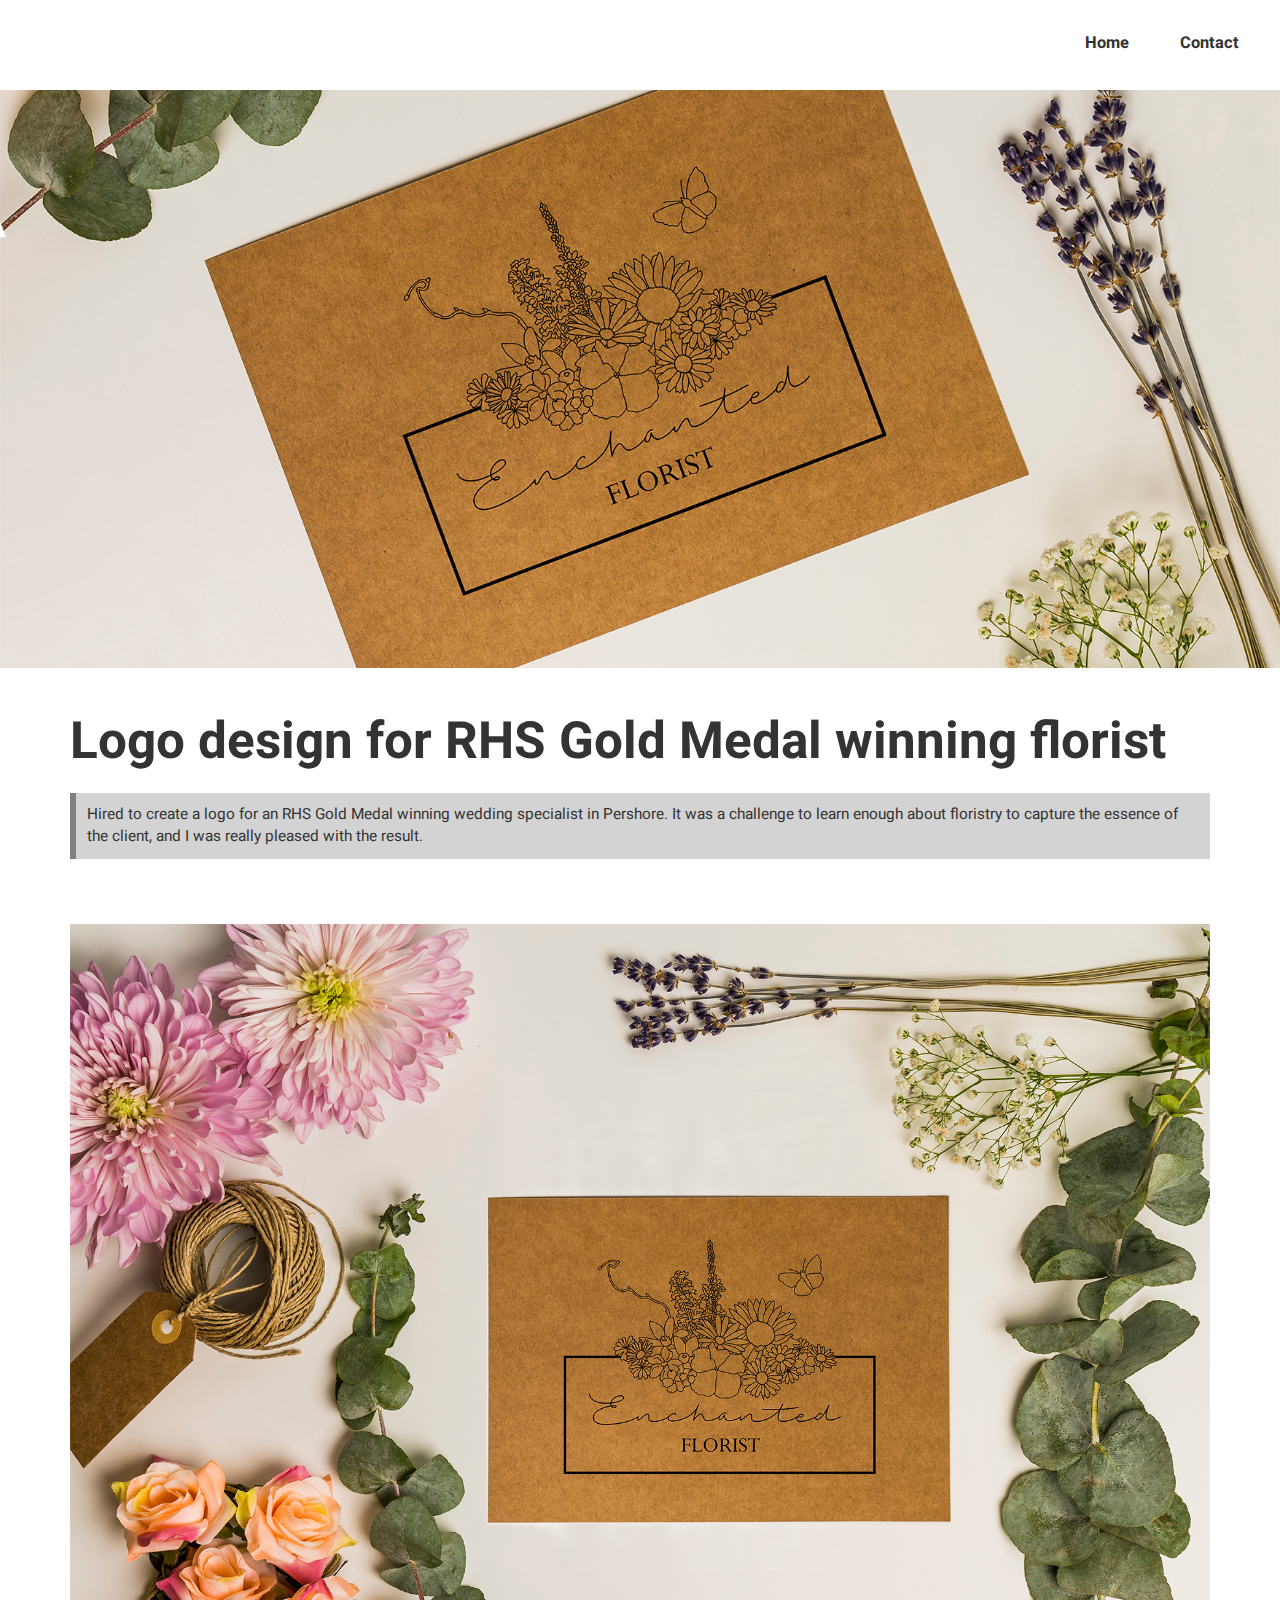
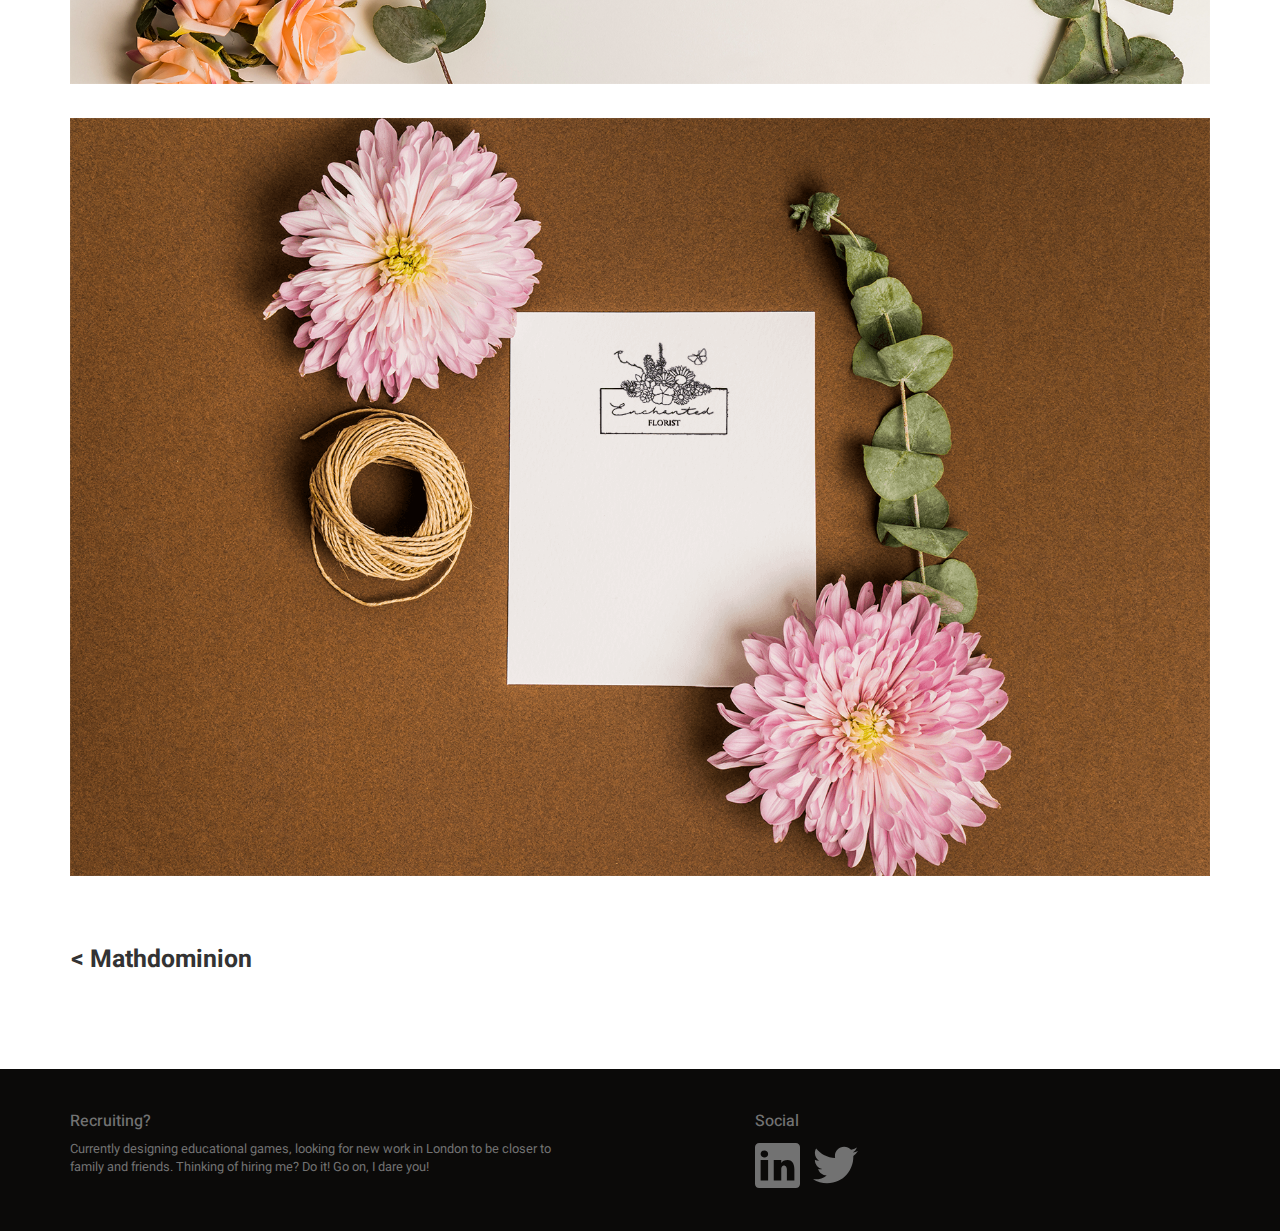
<file: Projects/enchanted.html>
<!DOCTYPE html>

<head>
    <meta charset="utf-8">
    <meta name="viewport" content="width=device-width, initial-scale=1, shrink-to-fit=no">

    <link rel="stylesheet" href="https://fonts.googleapis.com/css?family=Heebo">
    <link rel="stylesheet" href="https://fonts.googleapis.com/css?family=Kreon">
    <link rel="stylesheet" href="https://maxcdn.bootstrapcdn.com/bootstrap/3.3.6/css/bootstrap.min.css"/>
    <!-- <link rel="stylesheet" href="https://stackpath.bootstrapcdn.com/bootstrap/4.4.1/css/bootstrap.min.css" integrity="sha384-Vkoo8x4CGsO3+Hhxv8T/Q5PaXtkKtu6ug5TOeNV6gBiFeWPGFN9MuhOf23Q9Ifjh" crossorigin="anonymous"> -->
    <script src="https://code.jquery.com/jquery-3.5.1.min.js" integrity="sha256-9/aliU8dGd2tb6OSsuzixeV4y/faTqgFtohetphbbj0=" crossorigin="anonymous"></script>
    <script src="https://cdnjs.cloudflare.com/ajax/libs/popper.js/1.12.9/umd/popper.min.js" integrity="sha384-ApNbgh9B+Y1QKtv3Rn7W3mgPxhU9K/ScQsAP7hUibX39j7fakFPskvXusvfa0b4Q" crossorigin="anonymous"></script>
    <link href="../css/port.css" rel="stylesheet" type="text/css">
    <script src="../js/port.js"></script>
</head>
<body>
    <header class="container-fluid topsite">
        <div class="row">
            <nav class="col-sm-12">
                <p><a class="cool-link" style="font-weight: bold;" href="../index.html">Home</a></p>
                <p><a class="cool-link" style="font-weight: bold;" href="../contact.html">Contact</a></p>
            </nav>
        </div>
    </header>
    <section id="port-page-head" data-id="0" style="background-image: url(../Assets/Enchanted/Mockup.png)">
        <div class="container-fluid">
            <div class="row">
                <div class="col-lg-12">
                    <!-- <img src="../Assets/eBay/Mockup.png" class="img-responsive"> -->
                </div>
            </div>

        </div>
    </section>
    <section id="port-page-title" class="white-bg">
        <div class="container">
            <div class="row">
                <div class="col-lg-12">
                    <h1>Logo design for RHS Gold Medal winning florist</h1>
                    <p>Hired to create a logo for an RHS Gold Medal winning wedding specialist in Pershore. It was a challenge to learn enough about floristry to capture the essence of the client, and I was really pleased with the result.</p>
                </div>
            </div>
        </div>
    </section>
    <section class="port-page-content white-bg">
        <!-- from here -->
        <div class="container">
            <div class="row">
                <div class="col-lg-12">
                    <img src="../Assets/Enchanted/Mockup 2.png" class="img-responsive">
                </div>
            </div>
            <div class="row">
                <div class="col-lg-12">
                    <img src="../Assets/Enchanted/Mockup 4.png" class="img-responsive">
                </div>
            </div>
        </div>
    </section> 
    <section id="port-page-links" class="white-bg">
        <div class="container">
            <div class="row">
                <div class="col-lg-6">
                    <h2><a class="cool-link" href="mathdom.html">< Mathdominion</a></h2>
                </div>
                <div class="col-lg-6">
                    <!-- <h2 style="text-align:right"><a class="cool-link" href="mathdom.html">Mathdominion ></a></h2> -->
                </div>
            </div>
        </div>
    </section>
    <footer class="footer">
        <div class="container">
            <div class="row">
                <div class=col-sm-6>
                    <h5>Recruiting?</h5>
                    <p>Currently designing educational games, looking for new work in London to be closer to family and
                        friends. Thinking of hiring me? Do it! Go on, I dare you!</p>
                </div>
                <div class="col-sm-2"></div>
                <div class="col-sm-4">
                    <h5>Social</h5>
                    <a href="https://www.linkedin.com/in/jennifer-warren-design/" class="footer-link">
                        <svg class="footer-icon" fill="#727272" xmlns="http://www.w3.org/2000/svg" viewBox="0 0 24 24">
                            <path
                                d="M 21.800781 0 L 2.199219 0 C 1 0 0 1 0 2.199219 L 0 21.800781 C 0 23 1 24 2.199219 24 L 21.800781 24 C 23 24 24 23 24 21.800781 L 24 2.199219 C 24 1 23 0 21.800781 0 Z M 7 20 L 3 20 L 3 9 L 7 9 Z M 5 7.699219 C 3.800781 7.699219 3 6.898438 3 5.898438 C 3 4.800781 3.800781 4 5 4 C 6.199219 4 7 4.800781 7 5.800781 C 7 6.898438 6.199219 7.699219 5 7.699219 Z M 21 20 L 17 20 L 17 14 C 17 12.398438 15.898438 12 15.601563 12 C 15.300781 12 14 12.199219 14 14 C 14 14.199219 14 20 14 20 L 10 20 L 10 9 L 14 9 L 14 10.601563 C 14.601563 9.699219 15.601563 9 17.5 9 C 19.398438 9 21 10.5 21 14 Z" />
                            </svg>
                    </a>
                    <a href="https://twitter.com/jenmw__" class="footer-link">
                        <svg class="footer-icon" fill="#727272" xmlns="http://www.w3.org/2000/svg" viewBox="0 0 24 24">
                            <path
                                d="M 24 4.300781 C 23.101563 4.699219 22.199219 5 21.199219 5.101563 C 22.199219 4.5 23 3.5 23.398438 2.398438 C 22.398438 3 21.398438 3.398438 20.300781 3.601563 C 19.300781 2.601563 18 2 16.601563 2 C 13.898438 2 11.699219 4.199219 11.699219 6.898438 C 11.699219 7.300781 11.699219 7.699219 11.800781 8 C 7.699219 7.800781 4.101563 5.898438 1.699219 2.898438 C 1.199219 3.601563 1 4.5 1 5.398438 C 1 7.101563 1.898438 8.601563 3.199219 9.5 C 2.398438 9.398438 1.601563 9.199219 1 8.898438 C 1 8.898438 1 8.898438 1 9 C 1 11.398438 2.699219 13.398438 4.898438 13.800781 C 4.5 13.898438 4.101563 14 3.601563 14 C 3.300781 14 3 14 2.699219 13.898438 C 3.300781 15.898438 5.101563 17.300781 7.300781 17.300781 C 5.601563 18.601563 3.5 19.398438 1.199219 19.398438 C 0.800781 19.398438 0.398438 19.398438 0 19.300781 C 2.199219 20.699219 4.800781 21.5 7.5 21.5 C 16.601563 21.5 21.5 14 21.5 7.5 C 21.5 7.300781 21.5 7.101563 21.5 6.898438 C 22.5 6.199219 23.300781 5.300781 24 4.300781" />
                            </svg>
                    </a>
                </div>
            </div>
        </div>
    </footer>
</body>
</file>
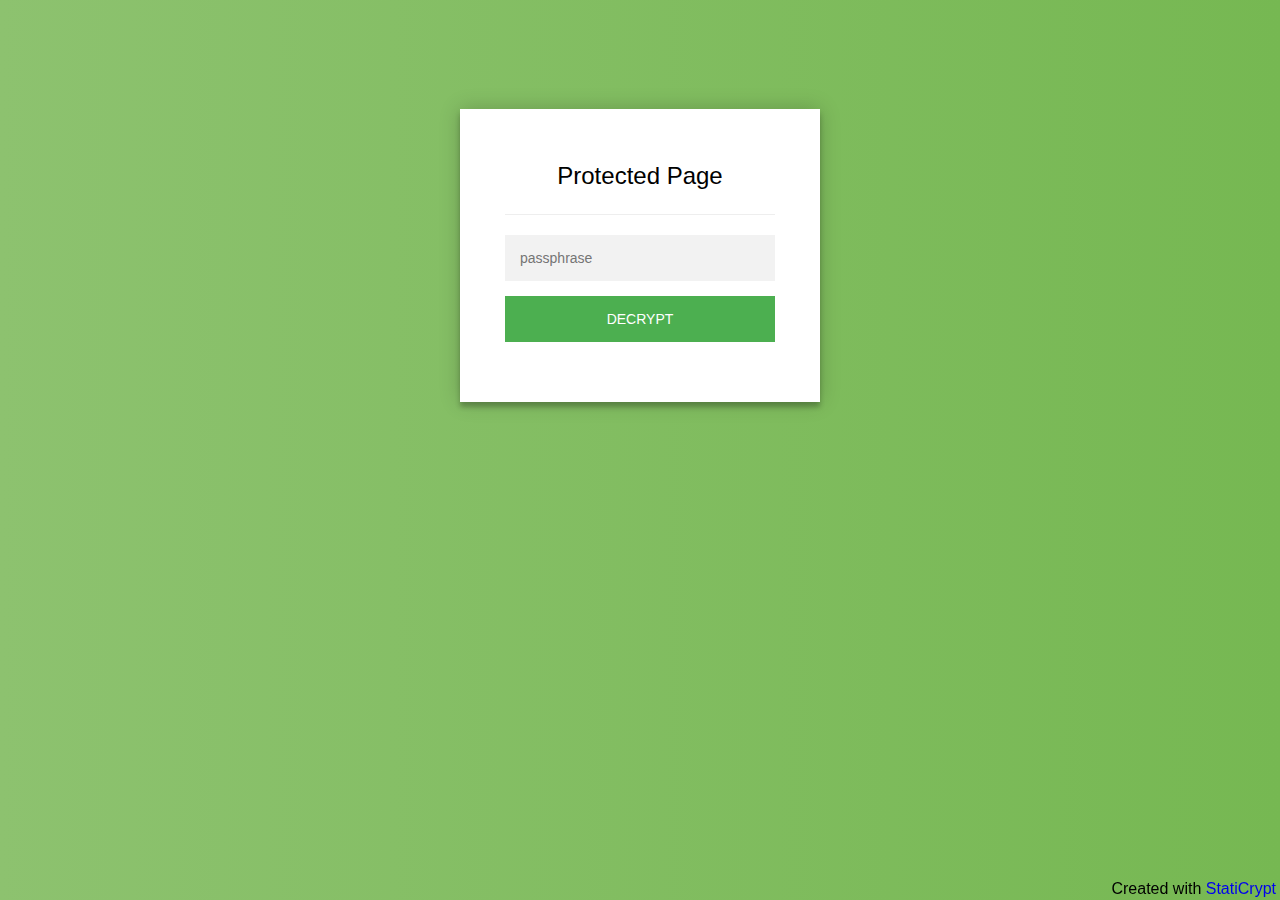
<file: Projects/games2021-encrypted.html>
<!doctype html>
<html class="staticrypt-html">
<head>
    <meta charset="utf-8">
    <title>Protected Page</title>
    <meta name="viewport" content="width=device-width, initial-scale=1">

    <!-- do not cache this page -->
    <meta http-equiv="cache-control" content="max-age=0"/>
    <meta http-equiv="cache-control" content="no-cache"/>
    <meta http-equiv="expires" content="0"/>
    <meta http-equiv="expires" content="Tue, 01 Jan 1980 1:00:00 GMT"/>
    <meta http-equiv="pragma" content="no-cache"/>

    <style>
        .staticrypt-hr {
            margin-top: 20px;
            margin-bottom: 20px;
            border: 0;
            border-top: 1px solid #eee;
        }

        .staticrypt-page {
            width: 360px;
            padding: 8% 0 0;
            margin: auto;
            box-sizing: border-box;
        }

        .staticrypt-form {
            position: relative;
            z-index: 1;
            background: #FFFFFF;
            max-width: 360px;
            margin: 0 auto 100px;
            padding: 45px;
            text-align: center;
            box-shadow: 0 0 20px 0 rgba(0, 0, 0, 0.2), 0 5px 5px 0 rgba(0, 0, 0, 0.24);
        }

        .staticrypt-form input {
            outline: 0;
            background: #f2f2f2;
            width: 100%;
            border: 0;
            margin: 0 0 15px;
            padding: 15px;
            box-sizing: border-box;
            font-size: 14px;
        }

        .staticrypt-form .staticrypt-decrypt-button {
            text-transform: uppercase;
            outline: 0;
            background: #4CAF50;
            width: 100%;
            border: 0;
            padding: 15px;
            color: #FFFFFF;
            font-size: 14px;
            cursor: pointer;
        }

        .staticrypt-form .staticrypt-decrypt-button:hover, .staticrypt-form .staticrypt-decrypt-button:active, .staticrypt-form .staticrypt-decrypt-button:focus {
            background: #43A047;
        }

        .staticrypt-html {
            height: 100%;
        }

        .staticrypt-body {
            margin-bottom: 1em;
            background: #76b852; /* fallback for old browsers */
            background: -webkit-linear-gradient(right, #76b852, #8DC26F);
            background: -moz-linear-gradient(right, #76b852, #8DC26F);
            background: -o-linear-gradient(right, #76b852, #8DC26F);
            background: linear-gradient(to left, #76b852, #8DC26F);
            font-family: "Arial", sans-serif;
            -webkit-font-smoothing: antialiased;
            -moz-osx-font-smoothing: grayscale;
        }

        .staticrypt-instructions {
            margin-top: -1em;
            margin-bottom: 1em;
        }

        .staticrypt-title {
            font-size: 1.5em;
        }

        .staticrypt-footer {
            position: fixed;
            height: 20px;
            font-size: 16px;
            padding: 2px;
            bottom: 0;
            left: 0;
            right: 0;
            margin-bottom: 0;
        }

        .staticrypt-footer p {
            margin: 2px;
            text-align: center;
            float: right;
        }

        .staticrypt-footer a {
            text-decoration: none;
        }
    </style>
</head>

<body class="staticrypt-body">
<div class="staticrypt-page">
    <div class="staticrypt-form">
        <div class="staticrypt-instructions">
            <p class="staticrypt-title">Protected Page</p>
            <p></p>
        </div>

        <hr class="staticrypt-hr">

        <form id="staticrypt-form" action="#" method="post">
            <input id="staticrypt-password"
                   type="password"
                   name="password"
                   placeholder="passphrase"
                   autofocus/>

            <input type="submit" class="staticrypt-decrypt-button" value="DECRYPT"/>
        </form>
    </div>

</div>
<footer class="staticrypt-footer">
    <p class="pull-right">Created with <a href="https://robinmoisson.github.io/staticrypt">StatiCrypt</a></p>
</footer>


<script>/**
 * Crypto JS 3.1.9-1
 * Copied as is from https://cdnjs.cloudflare.com/ajax/libs/crypto-js/3.1.9-1/crypto-js.js
 */

;(function (root, factory) {
    if (typeof exports === "object") {
        // CommonJS
        module.exports = exports = factory();
    }
    else if (typeof define === "function" && define.amd) {
        // AMD
        define([], factory);
    }
    else {
        // Global (browser)
        root.CryptoJS = factory();
    }
}(this, function () {

    /**
     * CryptoJS core components.
     */
    var CryptoJS = CryptoJS || (function (Math, undefined) {
        /*
	     * Local polyfil of Object.create
	     */
        var create = Object.create || (function () {
            function F() {};

            return function (obj) {
                var subtype;

                F.prototype = obj;

                subtype = new F();

                F.prototype = null;

                return subtype;
            };
        }())

        /**
         * CryptoJS namespace.
         */
        var C = {};

        /**
         * Library namespace.
         */
        var C_lib = C.lib = {};

        /**
         * Base object for prototypal inheritance.
         */
        var Base = C_lib.Base = (function () {


            return {
                /**
                 * Creates a new object that inherits from this object.
                 *
                 * @param {Object} overrides Properties to copy into the new object.
                 *
                 * @return {Object} The new object.
                 *
                 * @static
                 *
                 * @example
                 *
                 *     var MyType = CryptoJS.lib.Base.extend({
	             *         field: 'value',
	             *
	             *         method: function () {
	             *         }
	             *     });
                 */
                extend: function (overrides) {
                    // Spawn
                    var subtype = create(this);

                    // Augment
                    if (overrides) {
                        subtype.mixIn(overrides);
                    }

                    // Create default initializer
                    if (!subtype.hasOwnProperty('init') || this.init === subtype.init) {
                        subtype.init = function () {
                            subtype.$super.init.apply(this, arguments);
                        };
                    }

                    // Initializer's prototype is the subtype object
                    subtype.init.prototype = subtype;

                    // Reference supertype
                    subtype.$super = this;

                    return subtype;
                },

                /**
                 * Extends this object and runs the init method.
                 * Arguments to create() will be passed to init().
                 *
                 * @return {Object} The new object.
                 *
                 * @static
                 *
                 * @example
                 *
                 *     var instance = MyType.create();
                 */
                create: function () {
                    var instance = this.extend();
                    instance.init.apply(instance, arguments);

                    return instance;
                },

                /**
                 * Initializes a newly created object.
                 * Override this method to add some logic when your objects are created.
                 *
                 * @example
                 *
                 *     var MyType = CryptoJS.lib.Base.extend({
	             *         init: function () {
	             *             // ...
	             *         }
	             *     });
                 */
                init: function () {
                },

                /**
                 * Copies properties into this object.
                 *
                 * @param {Object} properties The properties to mix in.
                 *
                 * @example
                 *
                 *     MyType.mixIn({
	             *         field: 'value'
	             *     });
                 */
                mixIn: function (properties) {
                    for (var propertyName in properties) {
                        if (properties.hasOwnProperty(propertyName)) {
                            this[propertyName] = properties[propertyName];
                        }
                    }

                    // IE won't copy toString using the loop above
                    if (properties.hasOwnProperty('toString')) {
                        this.toString = properties.toString;
                    }
                },

                /**
                 * Creates a copy of this object.
                 *
                 * @return {Object} The clone.
                 *
                 * @example
                 *
                 *     var clone = instance.clone();
                 */
                clone: function () {
                    return this.init.prototype.extend(this);
                }
            };
        }());

        /**
         * An array of 32-bit words.
         *
         * @property {Array} words The array of 32-bit words.
         * @property {number} sigBytes The number of significant bytes in this word array.
         */
        var WordArray = C_lib.WordArray = Base.extend({
            /**
             * Initializes a newly created word array.
             *
             * @param {Array} words (Optional) An array of 32-bit words.
             * @param {number} sigBytes (Optional) The number of significant bytes in the words.
             *
             * @example
             *
             *     var wordArray = CryptoJS.lib.WordArray.create();
             *     var wordArray = CryptoJS.lib.WordArray.create([0x00010203, 0x04050607]);
             *     var wordArray = CryptoJS.lib.WordArray.create([0x00010203, 0x04050607], 6);
             */
            init: function (words, sigBytes) {
                words = this.words = words || [];

                if (sigBytes != undefined) {
                    this.sigBytes = sigBytes;
                } else {
                    this.sigBytes = words.length * 4;
                }
            },

            /**
             * Converts this word array to a string.
             *
             * @param {Encoder} encoder (Optional) The encoding strategy to use. Default: CryptoJS.enc.Hex
             *
             * @return {string} The stringified word array.
             *
             * @example
             *
             *     var string = wordArray + '';
             *     var string = wordArray.toString();
             *     var string = wordArray.toString(CryptoJS.enc.Utf8);
             */
            toString: function (encoder) {
                return (encoder || Hex).stringify(this);
            },

            /**
             * Concatenates a word array to this word array.
             *
             * @param {WordArray} wordArray The word array to append.
             *
             * @return {WordArray} This word array.
             *
             * @example
             *
             *     wordArray1.concat(wordArray2);
             */
            concat: function (wordArray) {
                // Shortcuts
                var thisWords = this.words;
                var thatWords = wordArray.words;
                var thisSigBytes = this.sigBytes;
                var thatSigBytes = wordArray.sigBytes;

                // Clamp excess bits
                this.clamp();

                // Concat
                if (thisSigBytes % 4) {
                    // Copy one byte at a time
                    for (var i = 0; i < thatSigBytes; i++) {
                        var thatByte = (thatWords[i >>> 2] >>> (24 - (i % 4) * 8)) & 0xff;
                        thisWords[(thisSigBytes + i) >>> 2] |= thatByte << (24 - ((thisSigBytes + i) % 4) * 8);
                    }
                } else {
                    // Copy one word at a time
                    for (var i = 0; i < thatSigBytes; i += 4) {
                        thisWords[(thisSigBytes + i) >>> 2] = thatWords[i >>> 2];
                    }
                }
                this.sigBytes += thatSigBytes;

                // Chainable
                return this;
            },

            /**
             * Removes insignificant bits.
             *
             * @example
             *
             *     wordArray.clamp();
             */
            clamp: function () {
                // Shortcuts
                var words = this.words;
                var sigBytes = this.sigBytes;

                // Clamp
                words[sigBytes >>> 2] &= 0xffffffff << (32 - (sigBytes % 4) * 8);
                words.length = Math.ceil(sigBytes / 4);
            },

            /**
             * Creates a copy of this word array.
             *
             * @return {WordArray} The clone.
             *
             * @example
             *
             *     var clone = wordArray.clone();
             */
            clone: function () {
                var clone = Base.clone.call(this);
                clone.words = this.words.slice(0);

                return clone;
            },

            /**
             * Creates a word array filled with random bytes.
             *
             * @param {number} nBytes The number of random bytes to generate.
             *
             * @return {WordArray} The random word array.
             *
             * @static
             *
             * @example
             *
             *     var wordArray = CryptoJS.lib.WordArray.random(16);
             */
            random: function (nBytes) {
                var words = [];

                var r = (function (m_w) {
                    var m_w = m_w;
                    var m_z = 0x3ade68b1;
                    var mask = 0xffffffff;

                    return function () {
                        m_z = (0x9069 * (m_z & 0xFFFF) + (m_z >> 0x10)) & mask;
                        m_w = (0x4650 * (m_w & 0xFFFF) + (m_w >> 0x10)) & mask;
                        var result = ((m_z << 0x10) + m_w) & mask;
                        result /= 0x100000000;
                        result += 0.5;
                        return result * (Math.random() > .5 ? 1 : -1);
                    }
                });

                for (var i = 0, rcache; i < nBytes; i += 4) {
                    var _r = r((rcache || Math.random()) * 0x100000000);

                    rcache = _r() * 0x3ade67b7;
                    words.push((_r() * 0x100000000) | 0);
                }

                return new WordArray.init(words, nBytes);
            }
        });

        /**
         * Encoder namespace.
         */
        var C_enc = C.enc = {};

        /**
         * Hex encoding strategy.
         */
        var Hex = C_enc.Hex = {
            /**
             * Converts a word array to a hex string.
             *
             * @param {WordArray} wordArray The word array.
             *
             * @return {string} The hex string.
             *
             * @static
             *
             * @example
             *
             *     var hexString = CryptoJS.enc.Hex.stringify(wordArray);
             */
            stringify: function (wordArray) {
                // Shortcuts
                var words = wordArray.words;
                var sigBytes = wordArray.sigBytes;

                // Convert
                var hexChars = [];
                for (var i = 0; i < sigBytes; i++) {
                    var bite = (words[i >>> 2] >>> (24 - (i % 4) * 8)) & 0xff;
                    hexChars.push((bite >>> 4).toString(16));
                    hexChars.push((bite & 0x0f).toString(16));
                }

                return hexChars.join('');
            },

            /**
             * Converts a hex string to a word array.
             *
             * @param {string} hexStr The hex string.
             *
             * @return {WordArray} The word array.
             *
             * @static
             *
             * @example
             *
             *     var wordArray = CryptoJS.enc.Hex.parse(hexString);
             */
            parse: function (hexStr) {
                // Shortcut
                var hexStrLength = hexStr.length;

                // Convert
                var words = [];
                for (var i = 0; i < hexStrLength; i += 2) {
                    words[i >>> 3] |= parseInt(hexStr.substr(i, 2), 16) << (24 - (i % 8) * 4);
                }

                return new WordArray.init(words, hexStrLength / 2);
            }
        };

        /**
         * Latin1 encoding strategy.
         */
        var Latin1 = C_enc.Latin1 = {
            /**
             * Converts a word array to a Latin1 string.
             *
             * @param {WordArray} wordArray The word array.
             *
             * @return {string} The Latin1 string.
             *
             * @static
             *
             * @example
             *
             *     var latin1String = CryptoJS.enc.Latin1.stringify(wordArray);
             */
            stringify: function (wordArray) {
                // Shortcuts
                var words = wordArray.words;
                var sigBytes = wordArray.sigBytes;

                // Convert
                var latin1Chars = [];
                for (var i = 0; i < sigBytes; i++) {
                    var bite = (words[i >>> 2] >>> (24 - (i % 4) * 8)) & 0xff;
                    latin1Chars.push(String.fromCharCode(bite));
                }

                return latin1Chars.join('');
            },

            /**
             * Converts a Latin1 string to a word array.
             *
             * @param {string} latin1Str The Latin1 string.
             *
             * @return {WordArray} The word array.
             *
             * @static
             *
             * @example
             *
             *     var wordArray = CryptoJS.enc.Latin1.parse(latin1String);
             */
            parse: function (latin1Str) {
                // Shortcut
                var latin1StrLength = latin1Str.length;

                // Convert
                var words = [];
                for (var i = 0; i < latin1StrLength; i++) {
                    words[i >>> 2] |= (latin1Str.charCodeAt(i) & 0xff) << (24 - (i % 4) * 8);
                }

                return new WordArray.init(words, latin1StrLength);
            }
        };

        /**
         * UTF-8 encoding strategy.
         */
        var Utf8 = C_enc.Utf8 = {
            /**
             * Converts a word array to a UTF-8 string.
             *
             * @param {WordArray} wordArray The word array.
             *
             * @return {string} The UTF-8 string.
             *
             * @static
             *
             * @example
             *
             *     var utf8String = CryptoJS.enc.Utf8.stringify(wordArray);
             */
            stringify: function (wordArray) {
                try {
                    return decodeURIComponent(escape(Latin1.stringify(wordArray)));
                } catch (e) {
                    throw new Error('Malformed UTF-8 data');
                }
            },

            /**
             * Converts a UTF-8 string to a word array.
             *
             * @param {string} utf8Str The UTF-8 string.
             *
             * @return {WordArray} The word array.
             *
             * @static
             *
             * @example
             *
             *     var wordArray = CryptoJS.enc.Utf8.parse(utf8String);
             */
            parse: function (utf8Str) {
                return Latin1.parse(unescape(encodeURIComponent(utf8Str)));
            }
        };

        /**
         * Abstract buffered block algorithm template.
         *
         * The property blockSize must be implemented in a concrete subtype.
         *
         * @property {number} _minBufferSize The number of blocks that should be kept unprocessed in the buffer. Default: 0
         */
        var BufferedBlockAlgorithm = C_lib.BufferedBlockAlgorithm = Base.extend({
            /**
             * Resets this block algorithm's data buffer to its initial state.
             *
             * @example
             *
             *     bufferedBlockAlgorithm.reset();
             */
            reset: function () {
                // Initial values
                this._data = new WordArray.init();
                this._nDataBytes = 0;
            },

            /**
             * Adds new data to this block algorithm's buffer.
             *
             * @param {WordArray|string} data The data to append. Strings are converted to a WordArray using UTF-8.
             *
             * @example
             *
             *     bufferedBlockAlgorithm._append('data');
             *     bufferedBlockAlgorithm._append(wordArray);
             */
            _append: function (data) {
                // Convert string to WordArray, else assume WordArray already
                if (typeof data == 'string') {
                    data = Utf8.parse(data);
                }

                // Append
                this._data.concat(data);
                this._nDataBytes += data.sigBytes;
            },

            /**
             * Processes available data blocks.
             *
             * This method invokes _doProcessBlock(offset), which must be implemented by a concrete subtype.
             *
             * @param {boolean} doFlush Whether all blocks and partial blocks should be processed.
             *
             * @return {WordArray} The processed data.
             *
             * @example
             *
             *     var processedData = bufferedBlockAlgorithm._process();
             *     var processedData = bufferedBlockAlgorithm._process(!!'flush');
             */
            _process: function (doFlush) {
                // Shortcuts
                var data = this._data;
                var dataWords = data.words;
                var dataSigBytes = data.sigBytes;
                var blockSize = this.blockSize;
                var blockSizeBytes = blockSize * 4;

                // Count blocks ready
                var nBlocksReady = dataSigBytes / blockSizeBytes;
                if (doFlush) {
                    // Round up to include partial blocks
                    nBlocksReady = Math.ceil(nBlocksReady);
                } else {
                    // Round down to include only full blocks,
                    // less the number of blocks that must remain in the buffer
                    nBlocksReady = Math.max((nBlocksReady | 0) - this._minBufferSize, 0);
                }

                // Count words ready
                var nWordsReady = nBlocksReady * blockSize;

                // Count bytes ready
                var nBytesReady = Math.min(nWordsReady * 4, dataSigBytes);

                // Process blocks
                if (nWordsReady) {
                    for (var offset = 0; offset < nWordsReady; offset += blockSize) {
                        // Perform concrete-algorithm logic
                        this._doProcessBlock(dataWords, offset);
                    }

                    // Remove processed words
                    var processedWords = dataWords.splice(0, nWordsReady);
                    data.sigBytes -= nBytesReady;
                }

                // Return processed words
                return new WordArray.init(processedWords, nBytesReady);
            },

            /**
             * Creates a copy of this object.
             *
             * @return {Object} The clone.
             *
             * @example
             *
             *     var clone = bufferedBlockAlgorithm.clone();
             */
            clone: function () {
                var clone = Base.clone.call(this);
                clone._data = this._data.clone();

                return clone;
            },

            _minBufferSize: 0
        });

        /**
         * Abstract hasher template.
         *
         * @property {number} blockSize The number of 32-bit words this hasher operates on. Default: 16 (512 bits)
         */
        var Hasher = C_lib.Hasher = BufferedBlockAlgorithm.extend({
            /**
             * Configuration options.
             */
            cfg: Base.extend(),

            /**
             * Initializes a newly created hasher.
             *
             * @param {Object} cfg (Optional) The configuration options to use for this hash computation.
             *
             * @example
             *
             *     var hasher = CryptoJS.algo.SHA256.create();
             */
            init: function (cfg) {
                // Apply config defaults
                this.cfg = this.cfg.extend(cfg);

                // Set initial values
                this.reset();
            },

            /**
             * Resets this hasher to its initial state.
             *
             * @example
             *
             *     hasher.reset();
             */
            reset: function () {
                // Reset data buffer
                BufferedBlockAlgorithm.reset.call(this);

                // Perform concrete-hasher logic
                this._doReset();
            },

            /**
             * Updates this hasher with a message.
             *
             * @param {WordArray|string} messageUpdate The message to append.
             *
             * @return {Hasher} This hasher.
             *
             * @example
             *
             *     hasher.update('message');
             *     hasher.update(wordArray);
             */
            update: function (messageUpdate) {
                // Append
                this._append(messageUpdate);

                // Update the hash
                this._process();

                // Chainable
                return this;
            },

            /**
             * Finalizes the hash computation.
             * Note that the finalize operation is effectively a destructive, read-once operation.
             *
             * @param {WordArray|string} messageUpdate (Optional) A final message update.
             *
             * @return {WordArray} The hash.
             *
             * @example
             *
             *     var hash = hasher.finalize();
             *     var hash = hasher.finalize('message');
             *     var hash = hasher.finalize(wordArray);
             */
            finalize: function (messageUpdate) {
                // Final message update
                if (messageUpdate) {
                    this._append(messageUpdate);
                }

                // Perform concrete-hasher logic
                var hash = this._doFinalize();

                return hash;
            },

            blockSize: 512/32,

            /**
             * Creates a shortcut function to a hasher's object interface.
             *
             * @param {Hasher} hasher The hasher to create a helper for.
             *
             * @return {Function} The shortcut function.
             *
             * @static
             *
             * @example
             *
             *     var SHA256 = CryptoJS.lib.Hasher._createHelper(CryptoJS.algo.SHA256);
             */
            _createHelper: function (hasher) {
                return function (message, cfg) {
                    return new hasher.init(cfg).finalize(message);
                };
            },

            /**
             * Creates a shortcut function to the HMAC's object interface.
             *
             * @param {Hasher} hasher The hasher to use in this HMAC helper.
             *
             * @return {Function} The shortcut function.
             *
             * @static
             *
             * @example
             *
             *     var HmacSHA256 = CryptoJS.lib.Hasher._createHmacHelper(CryptoJS.algo.SHA256);
             */
            _createHmacHelper: function (hasher) {
                return function (message, key) {
                    return new C_algo.HMAC.init(hasher, key).finalize(message);
                };
            }
        });

        /**
         * Algorithm namespace.
         */
        var C_algo = C.algo = {};

        return C;
    }(Math));


    (function () {
        // Shortcuts
        var C = CryptoJS;
        var C_lib = C.lib;
        var WordArray = C_lib.WordArray;
        var C_enc = C.enc;

        /**
         * Base64 encoding strategy.
         */
        var Base64 = C_enc.Base64 = {
            /**
             * Converts a word array to a Base64 string.
             *
             * @param {WordArray} wordArray The word array.
             *
             * @return {string} The Base64 string.
             *
             * @static
             *
             * @example
             *
             *     var base64String = CryptoJS.enc.Base64.stringify(wordArray);
             */
            stringify: function (wordArray) {
                // Shortcuts
                var words = wordArray.words;
                var sigBytes = wordArray.sigBytes;
                var map = this._map;

                // Clamp excess bits
                wordArray.clamp();

                // Convert
                var base64Chars = [];
                for (var i = 0; i < sigBytes; i += 3) {
                    var byte1 = (words[i >>> 2]       >>> (24 - (i % 4) * 8))       & 0xff;
                    var byte2 = (words[(i + 1) >>> 2] >>> (24 - ((i + 1) % 4) * 8)) & 0xff;
                    var byte3 = (words[(i + 2) >>> 2] >>> (24 - ((i + 2) % 4) * 8)) & 0xff;

                    var triplet = (byte1 << 16) | (byte2 << 8) | byte3;

                    for (var j = 0; (j < 4) && (i + j * 0.75 < sigBytes); j++) {
                        base64Chars.push(map.charAt((triplet >>> (6 * (3 - j))) & 0x3f));
                    }
                }

                // Add padding
                var paddingChar = map.charAt(64);
                if (paddingChar) {
                    while (base64Chars.length % 4) {
                        base64Chars.push(paddingChar);
                    }
                }

                return base64Chars.join('');
            },

            /**
             * Converts a Base64 string to a word array.
             *
             * @param {string} base64Str The Base64 string.
             *
             * @return {WordArray} The word array.
             *
             * @static
             *
             * @example
             *
             *     var wordArray = CryptoJS.enc.Base64.parse(base64String);
             */
            parse: function (base64Str) {
                // Shortcuts
                var base64StrLength = base64Str.length;
                var map = this._map;
                var reverseMap = this._reverseMap;

                if (!reverseMap) {
                    reverseMap = this._reverseMap = [];
                    for (var j = 0; j < map.length; j++) {
                        reverseMap[map.charCodeAt(j)] = j;
                    }
                }

                // Ignore padding
                var paddingChar = map.charAt(64);
                if (paddingChar) {
                    var paddingIndex = base64Str.indexOf(paddingChar);
                    if (paddingIndex !== -1) {
                        base64StrLength = paddingIndex;
                    }
                }

                // Convert
                return parseLoop(base64Str, base64StrLength, reverseMap);

            },

            _map: 'ABCDEFGHIJKLMNOPQRSTUVWXYZabcdefghijklmnopqrstuvwxyz0123456789+/='
        };

        function parseLoop(base64Str, base64StrLength, reverseMap) {
            var words = [];
            var nBytes = 0;
            for (var i = 0; i < base64StrLength; i++) {
                if (i % 4) {
                    var bits1 = reverseMap[base64Str.charCodeAt(i - 1)] << ((i % 4) * 2);
                    var bits2 = reverseMap[base64Str.charCodeAt(i)] >>> (6 - (i % 4) * 2);
                    words[nBytes >>> 2] |= (bits1 | bits2) << (24 - (nBytes % 4) * 8);
                    nBytes++;
                }
            }
            return WordArray.create(words, nBytes);
        }
    }());


    (function (Math) {
        // Shortcuts
        var C = CryptoJS;
        var C_lib = C.lib;
        var WordArray = C_lib.WordArray;
        var Hasher = C_lib.Hasher;
        var C_algo = C.algo;

        // Constants table
        var T = [];

        // Compute constants
        (function () {
            for (var i = 0; i < 64; i++) {
                T[i] = (Math.abs(Math.sin(i + 1)) * 0x100000000) | 0;
            }
        }());

        /**
         * MD5 hash algorithm.
         */
        var MD5 = C_algo.MD5 = Hasher.extend({
            _doReset: function () {
                this._hash = new WordArray.init([
                    0x67452301, 0xefcdab89,
                    0x98badcfe, 0x10325476
                ]);
            },

            _doProcessBlock: function (M, offset) {
                // Swap endian
                for (var i = 0; i < 16; i++) {
                    // Shortcuts
                    var offset_i = offset + i;
                    var M_offset_i = M[offset_i];

                    M[offset_i] = (
                        (((M_offset_i << 8)  | (M_offset_i >>> 24)) & 0x00ff00ff) |
                        (((M_offset_i << 24) | (M_offset_i >>> 8))  & 0xff00ff00)
                    );
                }

                // Shortcuts
                var H = this._hash.words;

                var M_offset_0  = M[offset + 0];
                var M_offset_1  = M[offset + 1];
                var M_offset_2  = M[offset + 2];
                var M_offset_3  = M[offset + 3];
                var M_offset_4  = M[offset + 4];
                var M_offset_5  = M[offset + 5];
                var M_offset_6  = M[offset + 6];
                var M_offset_7  = M[offset + 7];
                var M_offset_8  = M[offset + 8];
                var M_offset_9  = M[offset + 9];
                var M_offset_10 = M[offset + 10];
                var M_offset_11 = M[offset + 11];
                var M_offset_12 = M[offset + 12];
                var M_offset_13 = M[offset + 13];
                var M_offset_14 = M[offset + 14];
                var M_offset_15 = M[offset + 15];

                // Working varialbes
                var a = H[0];
                var b = H[1];
                var c = H[2];
                var d = H[3];

                // Computation
                a = FF(a, b, c, d, M_offset_0,  7,  T[0]);
                d = FF(d, a, b, c, M_offset_1,  12, T[1]);
                c = FF(c, d, a, b, M_offset_2,  17, T[2]);
                b = FF(b, c, d, a, M_offset_3,  22, T[3]);
                a = FF(a, b, c, d, M_offset_4,  7,  T[4]);
                d = FF(d, a, b, c, M_offset_5,  12, T[5]);
                c = FF(c, d, a, b, M_offset_6,  17, T[6]);
                b = FF(b, c, d, a, M_offset_7,  22, T[7]);
                a = FF(a, b, c, d, M_offset_8,  7,  T[8]);
                d = FF(d, a, b, c, M_offset_9,  12, T[9]);
                c = FF(c, d, a, b, M_offset_10, 17, T[10]);
                b = FF(b, c, d, a, M_offset_11, 22, T[11]);
                a = FF(a, b, c, d, M_offset_12, 7,  T[12]);
                d = FF(d, a, b, c, M_offset_13, 12, T[13]);
                c = FF(c, d, a, b, M_offset_14, 17, T[14]);
                b = FF(b, c, d, a, M_offset_15, 22, T[15]);

                a = GG(a, b, c, d, M_offset_1,  5,  T[16]);
                d = GG(d, a, b, c, M_offset_6,  9,  T[17]);
                c = GG(c, d, a, b, M_offset_11, 14, T[18]);
                b = GG(b, c, d, a, M_offset_0,  20, T[19]);
                a = GG(a, b, c, d, M_offset_5,  5,  T[20]);
                d = GG(d, a, b, c, M_offset_10, 9,  T[21]);
                c = GG(c, d, a, b, M_offset_15, 14, T[22]);
                b = GG(b, c, d, a, M_offset_4,  20, T[23]);
                a = GG(a, b, c, d, M_offset_9,  5,  T[24]);
                d = GG(d, a, b, c, M_offset_14, 9,  T[25]);
                c = GG(c, d, a, b, M_offset_3,  14, T[26]);
                b = GG(b, c, d, a, M_offset_8,  20, T[27]);
                a = GG(a, b, c, d, M_offset_13, 5,  T[28]);
                d = GG(d, a, b, c, M_offset_2,  9,  T[29]);
                c = GG(c, d, a, b, M_offset_7,  14, T[30]);
                b = GG(b, c, d, a, M_offset_12, 20, T[31]);

                a = HH(a, b, c, d, M_offset_5,  4,  T[32]);
                d = HH(d, a, b, c, M_offset_8,  11, T[33]);
                c = HH(c, d, a, b, M_offset_11, 16, T[34]);
                b = HH(b, c, d, a, M_offset_14, 23, T[35]);
                a = HH(a, b, c, d, M_offset_1,  4,  T[36]);
                d = HH(d, a, b, c, M_offset_4,  11, T[37]);
                c = HH(c, d, a, b, M_offset_7,  16, T[38]);
                b = HH(b, c, d, a, M_offset_10, 23, T[39]);
                a = HH(a, b, c, d, M_offset_13, 4,  T[40]);
                d = HH(d, a, b, c, M_offset_0,  11, T[41]);
                c = HH(c, d, a, b, M_offset_3,  16, T[42]);
                b = HH(b, c, d, a, M_offset_6,  23, T[43]);
                a = HH(a, b, c, d, M_offset_9,  4,  T[44]);
                d = HH(d, a, b, c, M_offset_12, 11, T[45]);
                c = HH(c, d, a, b, M_offset_15, 16, T[46]);
                b = HH(b, c, d, a, M_offset_2,  23, T[47]);

                a = II(a, b, c, d, M_offset_0,  6,  T[48]);
                d = II(d, a, b, c, M_offset_7,  10, T[49]);
                c = II(c, d, a, b, M_offset_14, 15, T[50]);
                b = II(b, c, d, a, M_offset_5,  21, T[51]);
                a = II(a, b, c, d, M_offset_12, 6,  T[52]);
                d = II(d, a, b, c, M_offset_3,  10, T[53]);
                c = II(c, d, a, b, M_offset_10, 15, T[54]);
                b = II(b, c, d, a, M_offset_1,  21, T[55]);
                a = II(a, b, c, d, M_offset_8,  6,  T[56]);
                d = II(d, a, b, c, M_offset_15, 10, T[57]);
                c = II(c, d, a, b, M_offset_6,  15, T[58]);
                b = II(b, c, d, a, M_offset_13, 21, T[59]);
                a = II(a, b, c, d, M_offset_4,  6,  T[60]);
                d = II(d, a, b, c, M_offset_11, 10, T[61]);
                c = II(c, d, a, b, M_offset_2,  15, T[62]);
                b = II(b, c, d, a, M_offset_9,  21, T[63]);

                // Intermediate hash value
                H[0] = (H[0] + a) | 0;
                H[1] = (H[1] + b) | 0;
                H[2] = (H[2] + c) | 0;
                H[3] = (H[3] + d) | 0;
            },

            _doFinalize: function () {
                // Shortcuts
                var data = this._data;
                var dataWords = data.words;

                var nBitsTotal = this._nDataBytes * 8;
                var nBitsLeft = data.sigBytes * 8;

                // Add padding
                dataWords[nBitsLeft >>> 5] |= 0x80 << (24 - nBitsLeft % 32);

                var nBitsTotalH = Math.floor(nBitsTotal / 0x100000000);
                var nBitsTotalL = nBitsTotal;
                dataWords[(((nBitsLeft + 64) >>> 9) << 4) + 15] = (
                    (((nBitsTotalH << 8)  | (nBitsTotalH >>> 24)) & 0x00ff00ff) |
                    (((nBitsTotalH << 24) | (nBitsTotalH >>> 8))  & 0xff00ff00)
                );
                dataWords[(((nBitsLeft + 64) >>> 9) << 4) + 14] = (
                    (((nBitsTotalL << 8)  | (nBitsTotalL >>> 24)) & 0x00ff00ff) |
                    (((nBitsTotalL << 24) | (nBitsTotalL >>> 8))  & 0xff00ff00)
                );

                data.sigBytes = (dataWords.length + 1) * 4;

                // Hash final blocks
                this._process();

                // Shortcuts
                var hash = this._hash;
                var H = hash.words;

                // Swap endian
                for (var i = 0; i < 4; i++) {
                    // Shortcut
                    var H_i = H[i];

                    H[i] = (((H_i << 8)  | (H_i >>> 24)) & 0x00ff00ff) |
                        (((H_i << 24) | (H_i >>> 8))  & 0xff00ff00);
                }

                // Return final computed hash
                return hash;
            },

            clone: function () {
                var clone = Hasher.clone.call(this);
                clone._hash = this._hash.clone();

                return clone;
            }
        });

        function FF(a, b, c, d, x, s, t) {
            var n = a + ((b & c) | (~b & d)) + x + t;
            return ((n << s) | (n >>> (32 - s))) + b;
        }

        function GG(a, b, c, d, x, s, t) {
            var n = a + ((b & d) | (c & ~d)) + x + t;
            return ((n << s) | (n >>> (32 - s))) + b;
        }

        function HH(a, b, c, d, x, s, t) {
            var n = a + (b ^ c ^ d) + x + t;
            return ((n << s) | (n >>> (32 - s))) + b;
        }

        function II(a, b, c, d, x, s, t) {
            var n = a + (c ^ (b | ~d)) + x + t;
            return ((n << s) | (n >>> (32 - s))) + b;
        }

        /**
         * Shortcut function to the hasher's object interface.
         *
         * @param {WordArray|string} message The message to hash.
         *
         * @return {WordArray} The hash.
         *
         * @static
         *
         * @example
         *
         *     var hash = CryptoJS.MD5('message');
         *     var hash = CryptoJS.MD5(wordArray);
         */
        C.MD5 = Hasher._createHelper(MD5);

        /**
         * Shortcut function to the HMAC's object interface.
         *
         * @param {WordArray|string} message The message to hash.
         * @param {WordArray|string} key The secret key.
         *
         * @return {WordArray} The HMAC.
         *
         * @static
         *
         * @example
         *
         *     var hmac = CryptoJS.HmacMD5(message, key);
         */
        C.HmacMD5 = Hasher._createHmacHelper(MD5);
    }(Math));


    (function () {
        // Shortcuts
        var C = CryptoJS;
        var C_lib = C.lib;
        var WordArray = C_lib.WordArray;
        var Hasher = C_lib.Hasher;
        var C_algo = C.algo;

        // Reusable object
        var W = [];

        /**
         * SHA-1 hash algorithm.
         */
        var SHA1 = C_algo.SHA1 = Hasher.extend({
            _doReset: function () {
                this._hash = new WordArray.init([
                    0x67452301, 0xefcdab89,
                    0x98badcfe, 0x10325476,
                    0xc3d2e1f0
                ]);
            },

            _doProcessBlock: function (M, offset) {
                // Shortcut
                var H = this._hash.words;

                // Working variables
                var a = H[0];
                var b = H[1];
                var c = H[2];
                var d = H[3];
                var e = H[4];

                // Computation
                for (var i = 0; i < 80; i++) {
                    if (i < 16) {
                        W[i] = M[offset + i] | 0;
                    } else {
                        var n = W[i - 3] ^ W[i - 8] ^ W[i - 14] ^ W[i - 16];
                        W[i] = (n << 1) | (n >>> 31);
                    }

                    var t = ((a << 5) | (a >>> 27)) + e + W[i];
                    if (i < 20) {
                        t += ((b & c) | (~b & d)) + 0x5a827999;
                    } else if (i < 40) {
                        t += (b ^ c ^ d) + 0x6ed9eba1;
                    } else if (i < 60) {
                        t += ((b & c) | (b & d) | (c & d)) - 0x70e44324;
                    } else /* if (i < 80) */ {
                        t += (b ^ c ^ d) - 0x359d3e2a;
                    }

                    e = d;
                    d = c;
                    c = (b << 30) | (b >>> 2);
                    b = a;
                    a = t;
                }

                // Intermediate hash value
                H[0] = (H[0] + a) | 0;
                H[1] = (H[1] + b) | 0;
                H[2] = (H[2] + c) | 0;
                H[3] = (H[3] + d) | 0;
                H[4] = (H[4] + e) | 0;
            },

            _doFinalize: function () {
                // Shortcuts
                var data = this._data;
                var dataWords = data.words;

                var nBitsTotal = this._nDataBytes * 8;
                var nBitsLeft = data.sigBytes * 8;

                // Add padding
                dataWords[nBitsLeft >>> 5] |= 0x80 << (24 - nBitsLeft % 32);
                dataWords[(((nBitsLeft + 64) >>> 9) << 4) + 14] = Math.floor(nBitsTotal / 0x100000000);
                dataWords[(((nBitsLeft + 64) >>> 9) << 4) + 15] = nBitsTotal;
                data.sigBytes = dataWords.length * 4;

                // Hash final blocks
                this._process();

                // Return final computed hash
                return this._hash;
            },

            clone: function () {
                var clone = Hasher.clone.call(this);
                clone._hash = this._hash.clone();

                return clone;
            }
        });

        /**
         * Shortcut function to the hasher's object interface.
         *
         * @param {WordArray|string} message The message to hash.
         *
         * @return {WordArray} The hash.
         *
         * @static
         *
         * @example
         *
         *     var hash = CryptoJS.SHA1('message');
         *     var hash = CryptoJS.SHA1(wordArray);
         */
        C.SHA1 = Hasher._createHelper(SHA1);

        /**
         * Shortcut function to the HMAC's object interface.
         *
         * @param {WordArray|string} message The message to hash.
         * @param {WordArray|string} key The secret key.
         *
         * @return {WordArray} The HMAC.
         *
         * @static
         *
         * @example
         *
         *     var hmac = CryptoJS.HmacSHA1(message, key);
         */
        C.HmacSHA1 = Hasher._createHmacHelper(SHA1);
    }());


    (function (Math) {
        // Shortcuts
        var C = CryptoJS;
        var C_lib = C.lib;
        var WordArray = C_lib.WordArray;
        var Hasher = C_lib.Hasher;
        var C_algo = C.algo;

        // Initialization and round constants tables
        var H = [];
        var K = [];

        // Compute constants
        (function () {
            function isPrime(n) {
                var sqrtN = Math.sqrt(n);
                for (var factor = 2; factor <= sqrtN; factor++) {
                    if (!(n % factor)) {
                        return false;
                    }
                }

                return true;
            }

            function getFractionalBits(n) {
                return ((n - (n | 0)) * 0x100000000) | 0;
            }

            var n = 2;
            var nPrime = 0;
            while (nPrime < 64) {
                if (isPrime(n)) {
                    if (nPrime < 8) {
                        H[nPrime] = getFractionalBits(Math.pow(n, 1 / 2));
                    }
                    K[nPrime] = getFractionalBits(Math.pow(n, 1 / 3));

                    nPrime++;
                }

                n++;
            }
        }());

        // Reusable object
        var W = [];

        /**
         * SHA-256 hash algorithm.
         */
        var SHA256 = C_algo.SHA256 = Hasher.extend({
            _doReset: function () {
                this._hash = new WordArray.init(H.slice(0));
            },

            _doProcessBlock: function (M, offset) {
                // Shortcut
                var H = this._hash.words;

                // Working variables
                var a = H[0];
                var b = H[1];
                var c = H[2];
                var d = H[3];
                var e = H[4];
                var f = H[5];
                var g = H[6];
                var h = H[7];

                // Computation
                for (var i = 0; i < 64; i++) {
                    if (i < 16) {
                        W[i] = M[offset + i] | 0;
                    } else {
                        var gamma0x = W[i - 15];
                        var gamma0  = ((gamma0x << 25) | (gamma0x >>> 7))  ^
                            ((gamma0x << 14) | (gamma0x >>> 18)) ^
                            (gamma0x >>> 3);

                        var gamma1x = W[i - 2];
                        var gamma1  = ((gamma1x << 15) | (gamma1x >>> 17)) ^
                            ((gamma1x << 13) | (gamma1x >>> 19)) ^
                            (gamma1x >>> 10);

                        W[i] = gamma0 + W[i - 7] + gamma1 + W[i - 16];
                    }

                    var ch  = (e & f) ^ (~e & g);
                    var maj = (a & b) ^ (a & c) ^ (b & c);

                    var sigma0 = ((a << 30) | (a >>> 2)) ^ ((a << 19) | (a >>> 13)) ^ ((a << 10) | (a >>> 22));
                    var sigma1 = ((e << 26) | (e >>> 6)) ^ ((e << 21) | (e >>> 11)) ^ ((e << 7)  | (e >>> 25));

                    var t1 = h + sigma1 + ch + K[i] + W[i];
                    var t2 = sigma0 + maj;

                    h = g;
                    g = f;
                    f = e;
                    e = (d + t1) | 0;
                    d = c;
                    c = b;
                    b = a;
                    a = (t1 + t2) | 0;
                }

                // Intermediate hash value
                H[0] = (H[0] + a) | 0;
                H[1] = (H[1] + b) | 0;
                H[2] = (H[2] + c) | 0;
                H[3] = (H[3] + d) | 0;
                H[4] = (H[4] + e) | 0;
                H[5] = (H[5] + f) | 0;
                H[6] = (H[6] + g) | 0;
                H[7] = (H[7] + h) | 0;
            },

            _doFinalize: function () {
                // Shortcuts
                var data = this._data;
                var dataWords = data.words;

                var nBitsTotal = this._nDataBytes * 8;
                var nBitsLeft = data.sigBytes * 8;

                // Add padding
                dataWords[nBitsLeft >>> 5] |= 0x80 << (24 - nBitsLeft % 32);
                dataWords[(((nBitsLeft + 64) >>> 9) << 4) + 14] = Math.floor(nBitsTotal / 0x100000000);
                dataWords[(((nBitsLeft + 64) >>> 9) << 4) + 15] = nBitsTotal;
                data.sigBytes = dataWords.length * 4;

                // Hash final blocks
                this._process();

                // Return final computed hash
                return this._hash;
            },

            clone: function () {
                var clone = Hasher.clone.call(this);
                clone._hash = this._hash.clone();

                return clone;
            }
        });

        /**
         * Shortcut function to the hasher's object interface.
         *
         * @param {WordArray|string} message The message to hash.
         *
         * @return {WordArray} The hash.
         *
         * @static
         *
         * @example
         *
         *     var hash = CryptoJS.SHA256('message');
         *     var hash = CryptoJS.SHA256(wordArray);
         */
        C.SHA256 = Hasher._createHelper(SHA256);

        /**
         * Shortcut function to the HMAC's object interface.
         *
         * @param {WordArray|string} message The message to hash.
         * @param {WordArray|string} key The secret key.
         *
         * @return {WordArray} The HMAC.
         *
         * @static
         *
         * @example
         *
         *     var hmac = CryptoJS.HmacSHA256(message, key);
         */
        C.HmacSHA256 = Hasher._createHmacHelper(SHA256);
    }(Math));


    (function () {
        // Shortcuts
        var C = CryptoJS;
        var C_lib = C.lib;
        var WordArray = C_lib.WordArray;
        var C_enc = C.enc;

        /**
         * UTF-16 BE encoding strategy.
         */
        var Utf16BE = C_enc.Utf16 = C_enc.Utf16BE = {
            /**
             * Converts a word array to a UTF-16 BE string.
             *
             * @param {WordArray} wordArray The word array.
             *
             * @return {string} The UTF-16 BE string.
             *
             * @static
             *
             * @example
             *
             *     var utf16String = CryptoJS.enc.Utf16.stringify(wordArray);
             */
            stringify: function (wordArray) {
                // Shortcuts
                var words = wordArray.words;
                var sigBytes = wordArray.sigBytes;

                // Convert
                var utf16Chars = [];
                for (var i = 0; i < sigBytes; i += 2) {
                    var codePoint = (words[i >>> 2] >>> (16 - (i % 4) * 8)) & 0xffff;
                    utf16Chars.push(String.fromCharCode(codePoint));
                }

                return utf16Chars.join('');
            },

            /**
             * Converts a UTF-16 BE string to a word array.
             *
             * @param {string} utf16Str The UTF-16 BE string.
             *
             * @return {WordArray} The word array.
             *
             * @static
             *
             * @example
             *
             *     var wordArray = CryptoJS.enc.Utf16.parse(utf16String);
             */
            parse: function (utf16Str) {
                // Shortcut
                var utf16StrLength = utf16Str.length;

                // Convert
                var words = [];
                for (var i = 0; i < utf16StrLength; i++) {
                    words[i >>> 1] |= utf16Str.charCodeAt(i) << (16 - (i % 2) * 16);
                }

                return WordArray.create(words, utf16StrLength * 2);
            }
        };

        /**
         * UTF-16 LE encoding strategy.
         */
        C_enc.Utf16LE = {
            /**
             * Converts a word array to a UTF-16 LE string.
             *
             * @param {WordArray} wordArray The word array.
             *
             * @return {string} The UTF-16 LE string.
             *
             * @static
             *
             * @example
             *
             *     var utf16Str = CryptoJS.enc.Utf16LE.stringify(wordArray);
             */
            stringify: function (wordArray) {
                // Shortcuts
                var words = wordArray.words;
                var sigBytes = wordArray.sigBytes;

                // Convert
                var utf16Chars = [];
                for (var i = 0; i < sigBytes; i += 2) {
                    var codePoint = swapEndian((words[i >>> 2] >>> (16 - (i % 4) * 8)) & 0xffff);
                    utf16Chars.push(String.fromCharCode(codePoint));
                }

                return utf16Chars.join('');
            },

            /**
             * Converts a UTF-16 LE string to a word array.
             *
             * @param {string} utf16Str The UTF-16 LE string.
             *
             * @return {WordArray} The word array.
             *
             * @static
             *
             * @example
             *
             *     var wordArray = CryptoJS.enc.Utf16LE.parse(utf16Str);
             */
            parse: function (utf16Str) {
                // Shortcut
                var utf16StrLength = utf16Str.length;

                // Convert
                var words = [];
                for (var i = 0; i < utf16StrLength; i++) {
                    words[i >>> 1] |= swapEndian(utf16Str.charCodeAt(i) << (16 - (i % 2) * 16));
                }

                return WordArray.create(words, utf16StrLength * 2);
            }
        };

        function swapEndian(word) {
            return ((word << 8) & 0xff00ff00) | ((word >>> 8) & 0x00ff00ff);
        }
    }());


    (function () {
        // Check if typed arrays are supported
        if (typeof ArrayBuffer != 'function') {
            return;
        }

        // Shortcuts
        var C = CryptoJS;
        var C_lib = C.lib;
        var WordArray = C_lib.WordArray;

        // Reference original init
        var superInit = WordArray.init;

        // Augment WordArray.init to handle typed arrays
        var subInit = WordArray.init = function (typedArray) {
            // Convert buffers to uint8
            if (typedArray instanceof ArrayBuffer) {
                typedArray = new Uint8Array(typedArray);
            }

            // Convert other array views to uint8
            if (
                typedArray instanceof Int8Array ||
                (typeof Uint8ClampedArray !== "undefined" && typedArray instanceof Uint8ClampedArray) ||
                typedArray instanceof Int16Array ||
                typedArray instanceof Uint16Array ||
                typedArray instanceof Int32Array ||
                typedArray instanceof Uint32Array ||
                typedArray instanceof Float32Array ||
                typedArray instanceof Float64Array
            ) {
                typedArray = new Uint8Array(typedArray.buffer, typedArray.byteOffset, typedArray.byteLength);
            }

            // Handle Uint8Array
            if (typedArray instanceof Uint8Array) {
                // Shortcut
                var typedArrayByteLength = typedArray.byteLength;

                // Extract bytes
                var words = [];
                for (var i = 0; i < typedArrayByteLength; i++) {
                    words[i >>> 2] |= typedArray[i] << (24 - (i % 4) * 8);
                }

                // Initialize this word array
                superInit.call(this, words, typedArrayByteLength);
            } else {
                // Else call normal init
                superInit.apply(this, arguments);
            }
        };

        subInit.prototype = WordArray;
    }());


    /** @preserve
     (c) 2012 by Cédric Mesnil. All rights reserved.

     Redistribution and use in source and binary forms, with or without modification, are permitted provided that the following conditions are met:

     - Redistributions of source code must retain the above copyright notice, this list of conditions and the following disclaimer.
     - Redistributions in binary form must reproduce the above copyright notice, this list of conditions and the following disclaimer in the documentation and/or other materials provided with the distribution.

     THIS SOFTWARE IS PROVIDED BY THE COPYRIGHT HOLDERS AND CONTRIBUTORS "AS IS" AND ANY EXPRESS OR IMPLIED WARRANTIES, INCLUDING, BUT NOT LIMITED TO, THE IMPLIED WARRANTIES OF MERCHANTABILITY AND FITNESS FOR A PARTICULAR PURPOSE ARE DISCLAIMED. IN NO EVENT SHALL THE COPYRIGHT HOLDER OR CONTRIBUTORS BE LIABLE FOR ANY DIRECT, INDIRECT, INCIDENTAL, SPECIAL, EXEMPLARY, OR CONSEQUENTIAL DAMAGES (INCLUDING, BUT NOT LIMITED TO, PROCUREMENT OF SUBSTITUTE GOODS OR SERVICES; LOSS OF USE, DATA, OR PROFITS; OR BUSINESS INTERRUPTION) HOWEVER CAUSED AND ON ANY THEORY OF LIABILITY, WHETHER IN CONTRACT, STRICT LIABILITY, OR TORT (INCLUDING NEGLIGENCE OR OTHERWISE) ARISING IN ANY WAY OUT OF THE USE OF THIS SOFTWARE, EVEN IF ADVISED OF THE POSSIBILITY OF SUCH DAMAGE.
     */

    (function (Math) {
        // Shortcuts
        var C = CryptoJS;
        var C_lib = C.lib;
        var WordArray = C_lib.WordArray;
        var Hasher = C_lib.Hasher;
        var C_algo = C.algo;

        // Constants table
        var _zl = WordArray.create([
            0,  1,  2,  3,  4,  5,  6,  7,  8,  9, 10, 11, 12, 13, 14, 15,
            7,  4, 13,  1, 10,  6, 15,  3, 12,  0,  9,  5,  2, 14, 11,  8,
            3, 10, 14,  4,  9, 15,  8,  1,  2,  7,  0,  6, 13, 11,  5, 12,
            1,  9, 11, 10,  0,  8, 12,  4, 13,  3,  7, 15, 14,  5,  6,  2,
            4,  0,  5,  9,  7, 12,  2, 10, 14,  1,  3,  8, 11,  6, 15, 13]);
        var _zr = WordArray.create([
            5, 14,  7,  0,  9,  2, 11,  4, 13,  6, 15,  8,  1, 10,  3, 12,
            6, 11,  3,  7,  0, 13,  5, 10, 14, 15,  8, 12,  4,  9,  1,  2,
            15,  5,  1,  3,  7, 14,  6,  9, 11,  8, 12,  2, 10,  0,  4, 13,
            8,  6,  4,  1,  3, 11, 15,  0,  5, 12,  2, 13,  9,  7, 10, 14,
            12, 15, 10,  4,  1,  5,  8,  7,  6,  2, 13, 14,  0,  3,  9, 11]);
        var _sl = WordArray.create([
            11, 14, 15, 12,  5,  8,  7,  9, 11, 13, 14, 15,  6,  7,  9,  8,
            7, 6,   8, 13, 11,  9,  7, 15,  7, 12, 15,  9, 11,  7, 13, 12,
            11, 13,  6,  7, 14,  9, 13, 15, 14,  8, 13,  6,  5, 12,  7,  5,
            11, 12, 14, 15, 14, 15,  9,  8,  9, 14,  5,  6,  8,  6,  5, 12,
            9, 15,  5, 11,  6,  8, 13, 12,  5, 12, 13, 14, 11,  8,  5,  6 ]);
        var _sr = WordArray.create([
            8,  9,  9, 11, 13, 15, 15,  5,  7,  7,  8, 11, 14, 14, 12,  6,
            9, 13, 15,  7, 12,  8,  9, 11,  7,  7, 12,  7,  6, 15, 13, 11,
            9,  7, 15, 11,  8,  6,  6, 14, 12, 13,  5, 14, 13, 13,  7,  5,
            15,  5,  8, 11, 14, 14,  6, 14,  6,  9, 12,  9, 12,  5, 15,  8,
            8,  5, 12,  9, 12,  5, 14,  6,  8, 13,  6,  5, 15, 13, 11, 11 ]);

        var _hl =  WordArray.create([ 0x00000000, 0x5A827999, 0x6ED9EBA1, 0x8F1BBCDC, 0xA953FD4E]);
        var _hr =  WordArray.create([ 0x50A28BE6, 0x5C4DD124, 0x6D703EF3, 0x7A6D76E9, 0x00000000]);

        /**
         * RIPEMD160 hash algorithm.
         */
        var RIPEMD160 = C_algo.RIPEMD160 = Hasher.extend({
            _doReset: function () {
                this._hash  = WordArray.create([0x67452301, 0xEFCDAB89, 0x98BADCFE, 0x10325476, 0xC3D2E1F0]);
            },

            _doProcessBlock: function (M, offset) {

                // Swap endian
                for (var i = 0; i < 16; i++) {
                    // Shortcuts
                    var offset_i = offset + i;
                    var M_offset_i = M[offset_i];

                    // Swap
                    M[offset_i] = (
                        (((M_offset_i << 8)  | (M_offset_i >>> 24)) & 0x00ff00ff) |
                        (((M_offset_i << 24) | (M_offset_i >>> 8))  & 0xff00ff00)
                    );
                }
                // Shortcut
                var H  = this._hash.words;
                var hl = _hl.words;
                var hr = _hr.words;
                var zl = _zl.words;
                var zr = _zr.words;
                var sl = _sl.words;
                var sr = _sr.words;

                // Working variables
                var al, bl, cl, dl, el;
                var ar, br, cr, dr, er;

                ar = al = H[0];
                br = bl = H[1];
                cr = cl = H[2];
                dr = dl = H[3];
                er = el = H[4];
                // Computation
                var t;
                for (var i = 0; i < 80; i += 1) {
                    t = (al +  M[offset+zl[i]])|0;
                    if (i<16){
                        t +=  f1(bl,cl,dl) + hl[0];
                    } else if (i<32) {
                        t +=  f2(bl,cl,dl) + hl[1];
                    } else if (i<48) {
                        t +=  f3(bl,cl,dl) + hl[2];
                    } else if (i<64) {
                        t +=  f4(bl,cl,dl) + hl[3];
                    } else {// if (i<80) {
                        t +=  f5(bl,cl,dl) + hl[4];
                    }
                    t = t|0;
                    t =  rotl(t,sl[i]);
                    t = (t+el)|0;
                    al = el;
                    el = dl;
                    dl = rotl(cl, 10);
                    cl = bl;
                    bl = t;

                    t = (ar + M[offset+zr[i]])|0;
                    if (i<16){
                        t +=  f5(br,cr,dr) + hr[0];
                    } else if (i<32) {
                        t +=  f4(br,cr,dr) + hr[1];
                    } else if (i<48) {
                        t +=  f3(br,cr,dr) + hr[2];
                    } else if (i<64) {
                        t +=  f2(br,cr,dr) + hr[3];
                    } else {// if (i<80) {
                        t +=  f1(br,cr,dr) + hr[4];
                    }
                    t = t|0;
                    t =  rotl(t,sr[i]) ;
                    t = (t+er)|0;
                    ar = er;
                    er = dr;
                    dr = rotl(cr, 10);
                    cr = br;
                    br = t;
                }
                // Intermediate hash value
                t    = (H[1] + cl + dr)|0;
                H[1] = (H[2] + dl + er)|0;
                H[2] = (H[3] + el + ar)|0;
                H[3] = (H[4] + al + br)|0;
                H[4] = (H[0] + bl + cr)|0;
                H[0] =  t;
            },

            _doFinalize: function () {
                // Shortcuts
                var data = this._data;
                var dataWords = data.words;

                var nBitsTotal = this._nDataBytes * 8;
                var nBitsLeft = data.sigBytes * 8;

                // Add padding
                dataWords[nBitsLeft >>> 5] |= 0x80 << (24 - nBitsLeft % 32);
                dataWords[(((nBitsLeft + 64) >>> 9) << 4) + 14] = (
                    (((nBitsTotal << 8)  | (nBitsTotal >>> 24)) & 0x00ff00ff) |
                    (((nBitsTotal << 24) | (nBitsTotal >>> 8))  & 0xff00ff00)
                );
                data.sigBytes = (dataWords.length + 1) * 4;

                // Hash final blocks
                this._process();

                // Shortcuts
                var hash = this._hash;
                var H = hash.words;

                // Swap endian
                for (var i = 0; i < 5; i++) {
                    // Shortcut
                    var H_i = H[i];

                    // Swap
                    H[i] = (((H_i << 8)  | (H_i >>> 24)) & 0x00ff00ff) |
                        (((H_i << 24) | (H_i >>> 8))  & 0xff00ff00);
                }

                // Return final computed hash
                return hash;
            },

            clone: function () {
                var clone = Hasher.clone.call(this);
                clone._hash = this._hash.clone();

                return clone;
            }
        });


        function f1(x, y, z) {
            return ((x) ^ (y) ^ (z));

        }

        function f2(x, y, z) {
            return (((x)&(y)) | ((~x)&(z)));
        }

        function f3(x, y, z) {
            return (((x) | (~(y))) ^ (z));
        }

        function f4(x, y, z) {
            return (((x) & (z)) | ((y)&(~(z))));
        }

        function f5(x, y, z) {
            return ((x) ^ ((y) |(~(z))));

        }

        function rotl(x,n) {
            return (x<<n) | (x>>>(32-n));
        }


        /**
         * Shortcut function to the hasher's object interface.
         *
         * @param {WordArray|string} message The message to hash.
         *
         * @return {WordArray} The hash.
         *
         * @static
         *
         * @example
         *
         *     var hash = CryptoJS.RIPEMD160('message');
         *     var hash = CryptoJS.RIPEMD160(wordArray);
         */
        C.RIPEMD160 = Hasher._createHelper(RIPEMD160);

        /**
         * Shortcut function to the HMAC's object interface.
         *
         * @param {WordArray|string} message The message to hash.
         * @param {WordArray|string} key The secret key.
         *
         * @return {WordArray} The HMAC.
         *
         * @static
         *
         * @example
         *
         *     var hmac = CryptoJS.HmacRIPEMD160(message, key);
         */
        C.HmacRIPEMD160 = Hasher._createHmacHelper(RIPEMD160);
    }(Math));


    (function () {
        // Shortcuts
        var C = CryptoJS;
        var C_lib = C.lib;
        var Base = C_lib.Base;
        var C_enc = C.enc;
        var Utf8 = C_enc.Utf8;
        var C_algo = C.algo;

        /**
         * HMAC algorithm.
         */
        var HMAC = C_algo.HMAC = Base.extend({
            /**
             * Initializes a newly created HMAC.
             *
             * @param {Hasher} hasher The hash algorithm to use.
             * @param {WordArray|string} key The secret key.
             *
             * @example
             *
             *     var hmacHasher = CryptoJS.algo.HMAC.create(CryptoJS.algo.SHA256, key);
             */
            init: function (hasher, key) {
                // Init hasher
                hasher = this._hasher = new hasher.init();

                // Convert string to WordArray, else assume WordArray already
                if (typeof key == 'string') {
                    key = Utf8.parse(key);
                }

                // Shortcuts
                var hasherBlockSize = hasher.blockSize;
                var hasherBlockSizeBytes = hasherBlockSize * 4;

                // Allow arbitrary length keys
                if (key.sigBytes > hasherBlockSizeBytes) {
                    key = hasher.finalize(key);
                }

                // Clamp excess bits
                key.clamp();

                // Clone key for inner and outer pads
                var oKey = this._oKey = key.clone();
                var iKey = this._iKey = key.clone();

                // Shortcuts
                var oKeyWords = oKey.words;
                var iKeyWords = iKey.words;

                // XOR keys with pad constants
                for (var i = 0; i < hasherBlockSize; i++) {
                    oKeyWords[i] ^= 0x5c5c5c5c;
                    iKeyWords[i] ^= 0x36363636;
                }
                oKey.sigBytes = iKey.sigBytes = hasherBlockSizeBytes;

                // Set initial values
                this.reset();
            },

            /**
             * Resets this HMAC to its initial state.
             *
             * @example
             *
             *     hmacHasher.reset();
             */
            reset: function () {
                // Shortcut
                var hasher = this._hasher;

                // Reset
                hasher.reset();
                hasher.update(this._iKey);
            },

            /**
             * Updates this HMAC with a message.
             *
             * @param {WordArray|string} messageUpdate The message to append.
             *
             * @return {HMAC} This HMAC instance.
             *
             * @example
             *
             *     hmacHasher.update('message');
             *     hmacHasher.update(wordArray);
             */
            update: function (messageUpdate) {
                this._hasher.update(messageUpdate);

                // Chainable
                return this;
            },

            /**
             * Finalizes the HMAC computation.
             * Note that the finalize operation is effectively a destructive, read-once operation.
             *
             * @param {WordArray|string} messageUpdate (Optional) A final message update.
             *
             * @return {WordArray} The HMAC.
             *
             * @example
             *
             *     var hmac = hmacHasher.finalize();
             *     var hmac = hmacHasher.finalize('message');
             *     var hmac = hmacHasher.finalize(wordArray);
             */
            finalize: function (messageUpdate) {
                // Shortcut
                var hasher = this._hasher;

                // Compute HMAC
                var innerHash = hasher.finalize(messageUpdate);
                hasher.reset();
                var hmac = hasher.finalize(this._oKey.clone().concat(innerHash));

                return hmac;
            }
        });
    }());


    (function () {
        // Shortcuts
        var C = CryptoJS;
        var C_lib = C.lib;
        var Base = C_lib.Base;
        var WordArray = C_lib.WordArray;
        var C_algo = C.algo;
        var SHA1 = C_algo.SHA1;
        var HMAC = C_algo.HMAC;

        /**
         * Password-Based Key Derivation Function 2 algorithm.
         */
        var PBKDF2 = C_algo.PBKDF2 = Base.extend({
            /**
             * Configuration options.
             *
             * @property {number} keySize The key size in words to generate. Default: 4 (128 bits)
             * @property {Hasher} hasher The hasher to use. Default: SHA1
             * @property {number} iterations The number of iterations to perform. Default: 1
             */
            cfg: Base.extend({
                keySize: 128/32,
                hasher: SHA1,
                iterations: 1
            }),

            /**
             * Initializes a newly created key derivation function.
             *
             * @param {Object} cfg (Optional) The configuration options to use for the derivation.
             *
             * @example
             *
             *     var kdf = CryptoJS.algo.PBKDF2.create();
             *     var kdf = CryptoJS.algo.PBKDF2.create({ keySize: 8 });
             *     var kdf = CryptoJS.algo.PBKDF2.create({ keySize: 8, iterations: 1000 });
             */
            init: function (cfg) {
                this.cfg = this.cfg.extend(cfg);
            },

            /**
             * Computes the Password-Based Key Derivation Function 2.
             *
             * @param {WordArray|string} password The password.
             * @param {WordArray|string} salt A salt.
             *
             * @return {WordArray} The derived key.
             *
             * @example
             *
             *     var key = kdf.compute(password, salt);
             */
            compute: function (password, salt) {
                // Shortcut
                var cfg = this.cfg;

                // Init HMAC
                var hmac = HMAC.create(cfg.hasher, password);

                // Initial values
                var derivedKey = WordArray.create();
                var blockIndex = WordArray.create([0x00000001]);

                // Shortcuts
                var derivedKeyWords = derivedKey.words;
                var blockIndexWords = blockIndex.words;
                var keySize = cfg.keySize;
                var iterations = cfg.iterations;

                // Generate key
                while (derivedKeyWords.length < keySize) {
                    var block = hmac.update(salt).finalize(blockIndex);
                    hmac.reset();

                    // Shortcuts
                    var blockWords = block.words;
                    var blockWordsLength = blockWords.length;

                    // Iterations
                    var intermediate = block;
                    for (var i = 1; i < iterations; i++) {
                        intermediate = hmac.finalize(intermediate);
                        hmac.reset();

                        // Shortcut
                        var intermediateWords = intermediate.words;

                        // XOR intermediate with block
                        for (var j = 0; j < blockWordsLength; j++) {
                            blockWords[j] ^= intermediateWords[j];
                        }
                    }

                    derivedKey.concat(block);
                    blockIndexWords[0]++;
                }
                derivedKey.sigBytes = keySize * 4;

                return derivedKey;
            }
        });

        /**
         * Computes the Password-Based Key Derivation Function 2.
         *
         * @param {WordArray|string} password The password.
         * @param {WordArray|string} salt A salt.
         * @param {Object} cfg (Optional) The configuration options to use for this computation.
         *
         * @return {WordArray} The derived key.
         *
         * @static
         *
         * @example
         *
         *     var key = CryptoJS.PBKDF2(password, salt);
         *     var key = CryptoJS.PBKDF2(password, salt, { keySize: 8 });
         *     var key = CryptoJS.PBKDF2(password, salt, { keySize: 8, iterations: 1000 });
         */
        C.PBKDF2 = function (password, salt, cfg) {
            return PBKDF2.create(cfg).compute(password, salt);
        };
    }());


    (function () {
        // Shortcuts
        var C = CryptoJS;
        var C_lib = C.lib;
        var Base = C_lib.Base;
        var WordArray = C_lib.WordArray;
        var C_algo = C.algo;
        var MD5 = C_algo.MD5;

        /**
         * This key derivation function is meant to conform with EVP_BytesToKey.
         * www.openssl.org/docs/crypto/EVP_BytesToKey.html
         */
        var EvpKDF = C_algo.EvpKDF = Base.extend({
            /**
             * Configuration options.
             *
             * @property {number} keySize The key size in words to generate. Default: 4 (128 bits)
             * @property {Hasher} hasher The hash algorithm to use. Default: MD5
             * @property {number} iterations The number of iterations to perform. Default: 1
             */
            cfg: Base.extend({
                keySize: 128/32,
                hasher: MD5,
                iterations: 1
            }),

            /**
             * Initializes a newly created key derivation function.
             *
             * @param {Object} cfg (Optional) The configuration options to use for the derivation.
             *
             * @example
             *
             *     var kdf = CryptoJS.algo.EvpKDF.create();
             *     var kdf = CryptoJS.algo.EvpKDF.create({ keySize: 8 });
             *     var kdf = CryptoJS.algo.EvpKDF.create({ keySize: 8, iterations: 1000 });
             */
            init: function (cfg) {
                this.cfg = this.cfg.extend(cfg);
            },

            /**
             * Derives a key from a password.
             *
             * @param {WordArray|string} password The password.
             * @param {WordArray|string} salt A salt.
             *
             * @return {WordArray} The derived key.
             *
             * @example
             *
             *     var key = kdf.compute(password, salt);
             */
            compute: function (password, salt) {
                // Shortcut
                var cfg = this.cfg;

                // Init hasher
                var hasher = cfg.hasher.create();

                // Initial values
                var derivedKey = WordArray.create();

                // Shortcuts
                var derivedKeyWords = derivedKey.words;
                var keySize = cfg.keySize;
                var iterations = cfg.iterations;

                // Generate key
                while (derivedKeyWords.length < keySize) {
                    if (block) {
                        hasher.update(block);
                    }
                    var block = hasher.update(password).finalize(salt);
                    hasher.reset();

                    // Iterations
                    for (var i = 1; i < iterations; i++) {
                        block = hasher.finalize(block);
                        hasher.reset();
                    }

                    derivedKey.concat(block);
                }
                derivedKey.sigBytes = keySize * 4;

                return derivedKey;
            }
        });

        /**
         * Derives a key from a password.
         *
         * @param {WordArray|string} password The password.
         * @param {WordArray|string} salt A salt.
         * @param {Object} cfg (Optional) The configuration options to use for this computation.
         *
         * @return {WordArray} The derived key.
         *
         * @static
         *
         * @example
         *
         *     var key = CryptoJS.EvpKDF(password, salt);
         *     var key = CryptoJS.EvpKDF(password, salt, { keySize: 8 });
         *     var key = CryptoJS.EvpKDF(password, salt, { keySize: 8, iterations: 1000 });
         */
        C.EvpKDF = function (password, salt, cfg) {
            return EvpKDF.create(cfg).compute(password, salt);
        };
    }());


    (function () {
        // Shortcuts
        var C = CryptoJS;
        var C_lib = C.lib;
        var WordArray = C_lib.WordArray;
        var C_algo = C.algo;
        var SHA256 = C_algo.SHA256;

        /**
         * SHA-224 hash algorithm.
         */
        var SHA224 = C_algo.SHA224 = SHA256.extend({
            _doReset: function () {
                this._hash = new WordArray.init([
                    0xc1059ed8, 0x367cd507, 0x3070dd17, 0xf70e5939,
                    0xffc00b31, 0x68581511, 0x64f98fa7, 0xbefa4fa4
                ]);
            },

            _doFinalize: function () {
                var hash = SHA256._doFinalize.call(this);

                hash.sigBytes -= 4;

                return hash;
            }
        });

        /**
         * Shortcut function to the hasher's object interface.
         *
         * @param {WordArray|string} message The message to hash.
         *
         * @return {WordArray} The hash.
         *
         * @static
         *
         * @example
         *
         *     var hash = CryptoJS.SHA224('message');
         *     var hash = CryptoJS.SHA224(wordArray);
         */
        C.SHA224 = SHA256._createHelper(SHA224);

        /**
         * Shortcut function to the HMAC's object interface.
         *
         * @param {WordArray|string} message The message to hash.
         * @param {WordArray|string} key The secret key.
         *
         * @return {WordArray} The HMAC.
         *
         * @static
         *
         * @example
         *
         *     var hmac = CryptoJS.HmacSHA224(message, key);
         */
        C.HmacSHA224 = SHA256._createHmacHelper(SHA224);
    }());


    (function (undefined) {
        // Shortcuts
        var C = CryptoJS;
        var C_lib = C.lib;
        var Base = C_lib.Base;
        var X32WordArray = C_lib.WordArray;

        /**
         * x64 namespace.
         */
        var C_x64 = C.x64 = {};

        /**
         * A 64-bit word.
         */
        var X64Word = C_x64.Word = Base.extend({
            /**
             * Initializes a newly created 64-bit word.
             *
             * @param {number} high The high 32 bits.
             * @param {number} low The low 32 bits.
             *
             * @example
             *
             *     var x64Word = CryptoJS.x64.Word.create(0x00010203, 0x04050607);
             */
            init: function (high, low) {
                this.high = high;
                this.low = low;
            }

            /**
             * Bitwise NOTs this word.
             *
             * @return {X64Word} A new x64-Word object after negating.
             *
             * @example
             *
             *     var negated = x64Word.not();
             */
            // not: function () {
            // var high = ~this.high;
            // var low = ~this.low;

            // return X64Word.create(high, low);
            // },

            /**
             * Bitwise ANDs this word with the passed word.
             *
             * @param {X64Word} word The x64-Word to AND with this word.
             *
             * @return {X64Word} A new x64-Word object after ANDing.
             *
             * @example
             *
             *     var anded = x64Word.and(anotherX64Word);
             */
            // and: function (word) {
            // var high = this.high & word.high;
            // var low = this.low & word.low;

            // return X64Word.create(high, low);
            // },

            /**
             * Bitwise ORs this word with the passed word.
             *
             * @param {X64Word} word The x64-Word to OR with this word.
             *
             * @return {X64Word} A new x64-Word object after ORing.
             *
             * @example
             *
             *     var ored = x64Word.or(anotherX64Word);
             */
            // or: function (word) {
            // var high = this.high | word.high;
            // var low = this.low | word.low;

            // return X64Word.create(high, low);
            // },

            /**
             * Bitwise XORs this word with the passed word.
             *
             * @param {X64Word} word The x64-Word to XOR with this word.
             *
             * @return {X64Word} A new x64-Word object after XORing.
             *
             * @example
             *
             *     var xored = x64Word.xor(anotherX64Word);
             */
            // xor: function (word) {
            // var high = this.high ^ word.high;
            // var low = this.low ^ word.low;

            // return X64Word.create(high, low);
            // },

            /**
             * Shifts this word n bits to the left.
             *
             * @param {number} n The number of bits to shift.
             *
             * @return {X64Word} A new x64-Word object after shifting.
             *
             * @example
             *
             *     var shifted = x64Word.shiftL(25);
             */
            // shiftL: function (n) {
            // if (n < 32) {
            // var high = (this.high << n) | (this.low >>> (32 - n));
            // var low = this.low << n;
            // } else {
            // var high = this.low << (n - 32);
            // var low = 0;
            // }

            // return X64Word.create(high, low);
            // },

            /**
             * Shifts this word n bits to the right.
             *
             * @param {number} n The number of bits to shift.
             *
             * @return {X64Word} A new x64-Word object after shifting.
             *
             * @example
             *
             *     var shifted = x64Word.shiftR(7);
             */
            // shiftR: function (n) {
            // if (n < 32) {
            // var low = (this.low >>> n) | (this.high << (32 - n));
            // var high = this.high >>> n;
            // } else {
            // var low = this.high >>> (n - 32);
            // var high = 0;
            // }

            // return X64Word.create(high, low);
            // },

            /**
             * Rotates this word n bits to the left.
             *
             * @param {number} n The number of bits to rotate.
             *
             * @return {X64Word} A new x64-Word object after rotating.
             *
             * @example
             *
             *     var rotated = x64Word.rotL(25);
             */
            // rotL: function (n) {
            // return this.shiftL(n).or(this.shiftR(64 - n));
            // },

            /**
             * Rotates this word n bits to the right.
             *
             * @param {number} n The number of bits to rotate.
             *
             * @return {X64Word} A new x64-Word object after rotating.
             *
             * @example
             *
             *     var rotated = x64Word.rotR(7);
             */
            // rotR: function (n) {
            // return this.shiftR(n).or(this.shiftL(64 - n));
            // },

            /**
             * Adds this word with the passed word.
             *
             * @param {X64Word} word The x64-Word to add with this word.
             *
             * @return {X64Word} A new x64-Word object after adding.
             *
             * @example
             *
             *     var added = x64Word.add(anotherX64Word);
             */
            // add: function (word) {
            // var low = (this.low + word.low) | 0;
            // var carry = (low >>> 0) < (this.low >>> 0) ? 1 : 0;
            // var high = (this.high + word.high + carry) | 0;

            // return X64Word.create(high, low);
            // }
        });

        /**
         * An array of 64-bit words.
         *
         * @property {Array} words The array of CryptoJS.x64.Word objects.
         * @property {number} sigBytes The number of significant bytes in this word array.
         */
        var X64WordArray = C_x64.WordArray = Base.extend({
            /**
             * Initializes a newly created word array.
             *
             * @param {Array} words (Optional) An array of CryptoJS.x64.Word objects.
             * @param {number} sigBytes (Optional) The number of significant bytes in the words.
             *
             * @example
             *
             *     var wordArray = CryptoJS.x64.WordArray.create();
             *
             *     var wordArray = CryptoJS.x64.WordArray.create([
             *         CryptoJS.x64.Word.create(0x00010203, 0x04050607),
             *         CryptoJS.x64.Word.create(0x18191a1b, 0x1c1d1e1f)
             *     ]);
             *
             *     var wordArray = CryptoJS.x64.WordArray.create([
             *         CryptoJS.x64.Word.create(0x00010203, 0x04050607),
             *         CryptoJS.x64.Word.create(0x18191a1b, 0x1c1d1e1f)
             *     ], 10);
             */
            init: function (words, sigBytes) {
                words = this.words = words || [];

                if (sigBytes != undefined) {
                    this.sigBytes = sigBytes;
                } else {
                    this.sigBytes = words.length * 8;
                }
            },

            /**
             * Converts this 64-bit word array to a 32-bit word array.
             *
             * @return {CryptoJS.lib.WordArray} This word array's data as a 32-bit word array.
             *
             * @example
             *
             *     var x32WordArray = x64WordArray.toX32();
             */
            toX32: function () {
                // Shortcuts
                var x64Words = this.words;
                var x64WordsLength = x64Words.length;

                // Convert
                var x32Words = [];
                for (var i = 0; i < x64WordsLength; i++) {
                    var x64Word = x64Words[i];
                    x32Words.push(x64Word.high);
                    x32Words.push(x64Word.low);
                }

                return X32WordArray.create(x32Words, this.sigBytes);
            },

            /**
             * Creates a copy of this word array.
             *
             * @return {X64WordArray} The clone.
             *
             * @example
             *
             *     var clone = x64WordArray.clone();
             */
            clone: function () {
                var clone = Base.clone.call(this);

                // Clone "words" array
                var words = clone.words = this.words.slice(0);

                // Clone each X64Word object
                var wordsLength = words.length;
                for (var i = 0; i < wordsLength; i++) {
                    words[i] = words[i].clone();
                }

                return clone;
            }
        });
    }());


    (function (Math) {
        // Shortcuts
        var C = CryptoJS;
        var C_lib = C.lib;
        var WordArray = C_lib.WordArray;
        var Hasher = C_lib.Hasher;
        var C_x64 = C.x64;
        var X64Word = C_x64.Word;
        var C_algo = C.algo;

        // Constants tables
        var RHO_OFFSETS = [];
        var PI_INDEXES  = [];
        var ROUND_CONSTANTS = [];

        // Compute Constants
        (function () {
            // Compute rho offset constants
            var x = 1, y = 0;
            for (var t = 0; t < 24; t++) {
                RHO_OFFSETS[x + 5 * y] = ((t + 1) * (t + 2) / 2) % 64;

                var newX = y % 5;
                var newY = (2 * x + 3 * y) % 5;
                x = newX;
                y = newY;
            }

            // Compute pi index constants
            for (var x = 0; x < 5; x++) {
                for (var y = 0; y < 5; y++) {
                    PI_INDEXES[x + 5 * y] = y + ((2 * x + 3 * y) % 5) * 5;
                }
            }

            // Compute round constants
            var LFSR = 0x01;
            for (var i = 0; i < 24; i++) {
                var roundConstantMsw = 0;
                var roundConstantLsw = 0;

                for (var j = 0; j < 7; j++) {
                    if (LFSR & 0x01) {
                        var bitPosition = (1 << j) - 1;
                        if (bitPosition < 32) {
                            roundConstantLsw ^= 1 << bitPosition;
                        } else /* if (bitPosition >= 32) */ {
                            roundConstantMsw ^= 1 << (bitPosition - 32);
                        }
                    }

                    // Compute next LFSR
                    if (LFSR & 0x80) {
                        // Primitive polynomial over GF(2): x^8 + x^6 + x^5 + x^4 + 1
                        LFSR = (LFSR << 1) ^ 0x71;
                    } else {
                        LFSR <<= 1;
                    }
                }

                ROUND_CONSTANTS[i] = X64Word.create(roundConstantMsw, roundConstantLsw);
            }
        }());

        // Reusable objects for temporary values
        var T = [];
        (function () {
            for (var i = 0; i < 25; i++) {
                T[i] = X64Word.create();
            }
        }());

        /**
         * SHA-3 hash algorithm.
         */
        var SHA3 = C_algo.SHA3 = Hasher.extend({
            /**
             * Configuration options.
             *
             * @property {number} outputLength
             *   The desired number of bits in the output hash.
             *   Only values permitted are: 224, 256, 384, 512.
             *   Default: 512
             */
            cfg: Hasher.cfg.extend({
                outputLength: 512
            }),

            _doReset: function () {
                var state = this._state = []
                for (var i = 0; i < 25; i++) {
                    state[i] = new X64Word.init();
                }

                this.blockSize = (1600 - 2 * this.cfg.outputLength) / 32;
            },

            _doProcessBlock: function (M, offset) {
                // Shortcuts
                var state = this._state;
                var nBlockSizeLanes = this.blockSize / 2;

                // Absorb
                for (var i = 0; i < nBlockSizeLanes; i++) {
                    // Shortcuts
                    var M2i  = M[offset + 2 * i];
                    var M2i1 = M[offset + 2 * i + 1];

                    // Swap endian
                    M2i = (
                        (((M2i << 8)  | (M2i >>> 24)) & 0x00ff00ff) |
                        (((M2i << 24) | (M2i >>> 8))  & 0xff00ff00)
                    );
                    M2i1 = (
                        (((M2i1 << 8)  | (M2i1 >>> 24)) & 0x00ff00ff) |
                        (((M2i1 << 24) | (M2i1 >>> 8))  & 0xff00ff00)
                    );

                    // Absorb message into state
                    var lane = state[i];
                    lane.high ^= M2i1;
                    lane.low  ^= M2i;
                }

                // Rounds
                for (var round = 0; round < 24; round++) {
                    // Theta
                    for (var x = 0; x < 5; x++) {
                        // Mix column lanes
                        var tMsw = 0, tLsw = 0;
                        for (var y = 0; y < 5; y++) {
                            var lane = state[x + 5 * y];
                            tMsw ^= lane.high;
                            tLsw ^= lane.low;
                        }

                        // Temporary values
                        var Tx = T[x];
                        Tx.high = tMsw;
                        Tx.low  = tLsw;
                    }
                    for (var x = 0; x < 5; x++) {
                        // Shortcuts
                        var Tx4 = T[(x + 4) % 5];
                        var Tx1 = T[(x + 1) % 5];
                        var Tx1Msw = Tx1.high;
                        var Tx1Lsw = Tx1.low;

                        // Mix surrounding columns
                        var tMsw = Tx4.high ^ ((Tx1Msw << 1) | (Tx1Lsw >>> 31));
                        var tLsw = Tx4.low  ^ ((Tx1Lsw << 1) | (Tx1Msw >>> 31));
                        for (var y = 0; y < 5; y++) {
                            var lane = state[x + 5 * y];
                            lane.high ^= tMsw;
                            lane.low  ^= tLsw;
                        }
                    }

                    // Rho Pi
                    for (var laneIndex = 1; laneIndex < 25; laneIndex++) {
                        // Shortcuts
                        var lane = state[laneIndex];
                        var laneMsw = lane.high;
                        var laneLsw = lane.low;
                        var rhoOffset = RHO_OFFSETS[laneIndex];

                        // Rotate lanes
                        if (rhoOffset < 32) {
                            var tMsw = (laneMsw << rhoOffset) | (laneLsw >>> (32 - rhoOffset));
                            var tLsw = (laneLsw << rhoOffset) | (laneMsw >>> (32 - rhoOffset));
                        } else /* if (rhoOffset >= 32) */ {
                            var tMsw = (laneLsw << (rhoOffset - 32)) | (laneMsw >>> (64 - rhoOffset));
                            var tLsw = (laneMsw << (rhoOffset - 32)) | (laneLsw >>> (64 - rhoOffset));
                        }

                        // Transpose lanes
                        var TPiLane = T[PI_INDEXES[laneIndex]];
                        TPiLane.high = tMsw;
                        TPiLane.low  = tLsw;
                    }

                    // Rho pi at x = y = 0
                    var T0 = T[0];
                    var state0 = state[0];
                    T0.high = state0.high;
                    T0.low  = state0.low;

                    // Chi
                    for (var x = 0; x < 5; x++) {
                        for (var y = 0; y < 5; y++) {
                            // Shortcuts
                            var laneIndex = x + 5 * y;
                            var lane = state[laneIndex];
                            var TLane = T[laneIndex];
                            var Tx1Lane = T[((x + 1) % 5) + 5 * y];
                            var Tx2Lane = T[((x + 2) % 5) + 5 * y];

                            // Mix rows
                            lane.high = TLane.high ^ (~Tx1Lane.high & Tx2Lane.high);
                            lane.low  = TLane.low  ^ (~Tx1Lane.low  & Tx2Lane.low);
                        }
                    }

                    // Iota
                    var lane = state[0];
                    var roundConstant = ROUND_CONSTANTS[round];
                    lane.high ^= roundConstant.high;
                    lane.low  ^= roundConstant.low;;
                }
            },

            _doFinalize: function () {
                // Shortcuts
                var data = this._data;
                var dataWords = data.words;
                var nBitsTotal = this._nDataBytes * 8;
                var nBitsLeft = data.sigBytes * 8;
                var blockSizeBits = this.blockSize * 32;

                // Add padding
                dataWords[nBitsLeft >>> 5] |= 0x1 << (24 - nBitsLeft % 32);
                dataWords[((Math.ceil((nBitsLeft + 1) / blockSizeBits) * blockSizeBits) >>> 5) - 1] |= 0x80;
                data.sigBytes = dataWords.length * 4;

                // Hash final blocks
                this._process();

                // Shortcuts
                var state = this._state;
                var outputLengthBytes = this.cfg.outputLength / 8;
                var outputLengthLanes = outputLengthBytes / 8;

                // Squeeze
                var hashWords = [];
                for (var i = 0; i < outputLengthLanes; i++) {
                    // Shortcuts
                    var lane = state[i];
                    var laneMsw = lane.high;
                    var laneLsw = lane.low;

                    // Swap endian
                    laneMsw = (
                        (((laneMsw << 8)  | (laneMsw >>> 24)) & 0x00ff00ff) |
                        (((laneMsw << 24) | (laneMsw >>> 8))  & 0xff00ff00)
                    );
                    laneLsw = (
                        (((laneLsw << 8)  | (laneLsw >>> 24)) & 0x00ff00ff) |
                        (((laneLsw << 24) | (laneLsw >>> 8))  & 0xff00ff00)
                    );

                    // Squeeze state to retrieve hash
                    hashWords.push(laneLsw);
                    hashWords.push(laneMsw);
                }

                // Return final computed hash
                return new WordArray.init(hashWords, outputLengthBytes);
            },

            clone: function () {
                var clone = Hasher.clone.call(this);

                var state = clone._state = this._state.slice(0);
                for (var i = 0; i < 25; i++) {
                    state[i] = state[i].clone();
                }

                return clone;
            }
        });

        /**
         * Shortcut function to the hasher's object interface.
         *
         * @param {WordArray|string} message The message to hash.
         *
         * @return {WordArray} The hash.
         *
         * @static
         *
         * @example
         *
         *     var hash = CryptoJS.SHA3('message');
         *     var hash = CryptoJS.SHA3(wordArray);
         */
        C.SHA3 = Hasher._createHelper(SHA3);

        /**
         * Shortcut function to the HMAC's object interface.
         *
         * @param {WordArray|string} message The message to hash.
         * @param {WordArray|string} key The secret key.
         *
         * @return {WordArray} The HMAC.
         *
         * @static
         *
         * @example
         *
         *     var hmac = CryptoJS.HmacSHA3(message, key);
         */
        C.HmacSHA3 = Hasher._createHmacHelper(SHA3);
    }(Math));


    (function () {
        // Shortcuts
        var C = CryptoJS;
        var C_lib = C.lib;
        var Hasher = C_lib.Hasher;
        var C_x64 = C.x64;
        var X64Word = C_x64.Word;
        var X64WordArray = C_x64.WordArray;
        var C_algo = C.algo;

        function X64Word_create() {
            return X64Word.create.apply(X64Word, arguments);
        }

        // Constants
        var K = [
            X64Word_create(0x428a2f98, 0xd728ae22), X64Word_create(0x71374491, 0x23ef65cd),
            X64Word_create(0xb5c0fbcf, 0xec4d3b2f), X64Word_create(0xe9b5dba5, 0x8189dbbc),
            X64Word_create(0x3956c25b, 0xf348b538), X64Word_create(0x59f111f1, 0xb605d019),
            X64Word_create(0x923f82a4, 0xaf194f9b), X64Word_create(0xab1c5ed5, 0xda6d8118),
            X64Word_create(0xd807aa98, 0xa3030242), X64Word_create(0x12835b01, 0x45706fbe),
            X64Word_create(0x243185be, 0x4ee4b28c), X64Word_create(0x550c7dc3, 0xd5ffb4e2),
            X64Word_create(0x72be5d74, 0xf27b896f), X64Word_create(0x80deb1fe, 0x3b1696b1),
            X64Word_create(0x9bdc06a7, 0x25c71235), X64Word_create(0xc19bf174, 0xcf692694),
            X64Word_create(0xe49b69c1, 0x9ef14ad2), X64Word_create(0xefbe4786, 0x384f25e3),
            X64Word_create(0x0fc19dc6, 0x8b8cd5b5), X64Word_create(0x240ca1cc, 0x77ac9c65),
            X64Word_create(0x2de92c6f, 0x592b0275), X64Word_create(0x4a7484aa, 0x6ea6e483),
            X64Word_create(0x5cb0a9dc, 0xbd41fbd4), X64Word_create(0x76f988da, 0x831153b5),
            X64Word_create(0x983e5152, 0xee66dfab), X64Word_create(0xa831c66d, 0x2db43210),
            X64Word_create(0xb00327c8, 0x98fb213f), X64Word_create(0xbf597fc7, 0xbeef0ee4),
            X64Word_create(0xc6e00bf3, 0x3da88fc2), X64Word_create(0xd5a79147, 0x930aa725),
            X64Word_create(0x06ca6351, 0xe003826f), X64Word_create(0x14292967, 0x0a0e6e70),
            X64Word_create(0x27b70a85, 0x46d22ffc), X64Word_create(0x2e1b2138, 0x5c26c926),
            X64Word_create(0x4d2c6dfc, 0x5ac42aed), X64Word_create(0x53380d13, 0x9d95b3df),
            X64Word_create(0x650a7354, 0x8baf63de), X64Word_create(0x766a0abb, 0x3c77b2a8),
            X64Word_create(0x81c2c92e, 0x47edaee6), X64Word_create(0x92722c85, 0x1482353b),
            X64Word_create(0xa2bfe8a1, 0x4cf10364), X64Word_create(0xa81a664b, 0xbc423001),
            X64Word_create(0xc24b8b70, 0xd0f89791), X64Word_create(0xc76c51a3, 0x0654be30),
            X64Word_create(0xd192e819, 0xd6ef5218), X64Word_create(0xd6990624, 0x5565a910),
            X64Word_create(0xf40e3585, 0x5771202a), X64Word_create(0x106aa070, 0x32bbd1b8),
            X64Word_create(0x19a4c116, 0xb8d2d0c8), X64Word_create(0x1e376c08, 0x5141ab53),
            X64Word_create(0x2748774c, 0xdf8eeb99), X64Word_create(0x34b0bcb5, 0xe19b48a8),
            X64Word_create(0x391c0cb3, 0xc5c95a63), X64Word_create(0x4ed8aa4a, 0xe3418acb),
            X64Word_create(0x5b9cca4f, 0x7763e373), X64Word_create(0x682e6ff3, 0xd6b2b8a3),
            X64Word_create(0x748f82ee, 0x5defb2fc), X64Word_create(0x78a5636f, 0x43172f60),
            X64Word_create(0x84c87814, 0xa1f0ab72), X64Word_create(0x8cc70208, 0x1a6439ec),
            X64Word_create(0x90befffa, 0x23631e28), X64Word_create(0xa4506ceb, 0xde82bde9),
            X64Word_create(0xbef9a3f7, 0xb2c67915), X64Word_create(0xc67178f2, 0xe372532b),
            X64Word_create(0xca273ece, 0xea26619c), X64Word_create(0xd186b8c7, 0x21c0c207),
            X64Word_create(0xeada7dd6, 0xcde0eb1e), X64Word_create(0xf57d4f7f, 0xee6ed178),
            X64Word_create(0x06f067aa, 0x72176fba), X64Word_create(0x0a637dc5, 0xa2c898a6),
            X64Word_create(0x113f9804, 0xbef90dae), X64Word_create(0x1b710b35, 0x131c471b),
            X64Word_create(0x28db77f5, 0x23047d84), X64Word_create(0x32caab7b, 0x40c72493),
            X64Word_create(0x3c9ebe0a, 0x15c9bebc), X64Word_create(0x431d67c4, 0x9c100d4c),
            X64Word_create(0x4cc5d4be, 0xcb3e42b6), X64Word_create(0x597f299c, 0xfc657e2a),
            X64Word_create(0x5fcb6fab, 0x3ad6faec), X64Word_create(0x6c44198c, 0x4a475817)
        ];

        // Reusable objects
        var W = [];
        (function () {
            for (var i = 0; i < 80; i++) {
                W[i] = X64Word_create();
            }
        }());

        /**
         * SHA-512 hash algorithm.
         */
        var SHA512 = C_algo.SHA512 = Hasher.extend({
            _doReset: function () {
                this._hash = new X64WordArray.init([
                    new X64Word.init(0x6a09e667, 0xf3bcc908), new X64Word.init(0xbb67ae85, 0x84caa73b),
                    new X64Word.init(0x3c6ef372, 0xfe94f82b), new X64Word.init(0xa54ff53a, 0x5f1d36f1),
                    new X64Word.init(0x510e527f, 0xade682d1), new X64Word.init(0x9b05688c, 0x2b3e6c1f),
                    new X64Word.init(0x1f83d9ab, 0xfb41bd6b), new X64Word.init(0x5be0cd19, 0x137e2179)
                ]);
            },

            _doProcessBlock: function (M, offset) {
                // Shortcuts
                var H = this._hash.words;

                var H0 = H[0];
                var H1 = H[1];
                var H2 = H[2];
                var H3 = H[3];
                var H4 = H[4];
                var H5 = H[5];
                var H6 = H[6];
                var H7 = H[7];

                var H0h = H0.high;
                var H0l = H0.low;
                var H1h = H1.high;
                var H1l = H1.low;
                var H2h = H2.high;
                var H2l = H2.low;
                var H3h = H3.high;
                var H3l = H3.low;
                var H4h = H4.high;
                var H4l = H4.low;
                var H5h = H5.high;
                var H5l = H5.low;
                var H6h = H6.high;
                var H6l = H6.low;
                var H7h = H7.high;
                var H7l = H7.low;

                // Working variables
                var ah = H0h;
                var al = H0l;
                var bh = H1h;
                var bl = H1l;
                var ch = H2h;
                var cl = H2l;
                var dh = H3h;
                var dl = H3l;
                var eh = H4h;
                var el = H4l;
                var fh = H5h;
                var fl = H5l;
                var gh = H6h;
                var gl = H6l;
                var hh = H7h;
                var hl = H7l;

                // Rounds
                for (var i = 0; i < 80; i++) {
                    // Shortcut
                    var Wi = W[i];

                    // Extend message
                    if (i < 16) {
                        var Wih = Wi.high = M[offset + i * 2]     | 0;
                        var Wil = Wi.low  = M[offset + i * 2 + 1] | 0;
                    } else {
                        // Gamma0
                        var gamma0x  = W[i - 15];
                        var gamma0xh = gamma0x.high;
                        var gamma0xl = gamma0x.low;
                        var gamma0h  = ((gamma0xh >>> 1) | (gamma0xl << 31)) ^ ((gamma0xh >>> 8) | (gamma0xl << 24)) ^ (gamma0xh >>> 7);
                        var gamma0l  = ((gamma0xl >>> 1) | (gamma0xh << 31)) ^ ((gamma0xl >>> 8) | (gamma0xh << 24)) ^ ((gamma0xl >>> 7) | (gamma0xh << 25));

                        // Gamma1
                        var gamma1x  = W[i - 2];
                        var gamma1xh = gamma1x.high;
                        var gamma1xl = gamma1x.low;
                        var gamma1h  = ((gamma1xh >>> 19) | (gamma1xl << 13)) ^ ((gamma1xh << 3) | (gamma1xl >>> 29)) ^ (gamma1xh >>> 6);
                        var gamma1l  = ((gamma1xl >>> 19) | (gamma1xh << 13)) ^ ((gamma1xl << 3) | (gamma1xh >>> 29)) ^ ((gamma1xl >>> 6) | (gamma1xh << 26));

                        // W[i] = gamma0 + W[i - 7] + gamma1 + W[i - 16]
                        var Wi7  = W[i - 7];
                        var Wi7h = Wi7.high;
                        var Wi7l = Wi7.low;

                        var Wi16  = W[i - 16];
                        var Wi16h = Wi16.high;
                        var Wi16l = Wi16.low;

                        var Wil = gamma0l + Wi7l;
                        var Wih = gamma0h + Wi7h + ((Wil >>> 0) < (gamma0l >>> 0) ? 1 : 0);
                        var Wil = Wil + gamma1l;
                        var Wih = Wih + gamma1h + ((Wil >>> 0) < (gamma1l >>> 0) ? 1 : 0);
                        var Wil = Wil + Wi16l;
                        var Wih = Wih + Wi16h + ((Wil >>> 0) < (Wi16l >>> 0) ? 1 : 0);

                        Wi.high = Wih;
                        Wi.low  = Wil;
                    }

                    var chh  = (eh & fh) ^ (~eh & gh);
                    var chl  = (el & fl) ^ (~el & gl);
                    var majh = (ah & bh) ^ (ah & ch) ^ (bh & ch);
                    var majl = (al & bl) ^ (al & cl) ^ (bl & cl);

                    var sigma0h = ((ah >>> 28) | (al << 4))  ^ ((ah << 30)  | (al >>> 2)) ^ ((ah << 25) | (al >>> 7));
                    var sigma0l = ((al >>> 28) | (ah << 4))  ^ ((al << 30)  | (ah >>> 2)) ^ ((al << 25) | (ah >>> 7));
                    var sigma1h = ((eh >>> 14) | (el << 18)) ^ ((eh >>> 18) | (el << 14)) ^ ((eh << 23) | (el >>> 9));
                    var sigma1l = ((el >>> 14) | (eh << 18)) ^ ((el >>> 18) | (eh << 14)) ^ ((el << 23) | (eh >>> 9));

                    // t1 = h + sigma1 + ch + K[i] + W[i]
                    var Ki  = K[i];
                    var Kih = Ki.high;
                    var Kil = Ki.low;

                    var t1l = hl + sigma1l;
                    var t1h = hh + sigma1h + ((t1l >>> 0) < (hl >>> 0) ? 1 : 0);
                    var t1l = t1l + chl;
                    var t1h = t1h + chh + ((t1l >>> 0) < (chl >>> 0) ? 1 : 0);
                    var t1l = t1l + Kil;
                    var t1h = t1h + Kih + ((t1l >>> 0) < (Kil >>> 0) ? 1 : 0);
                    var t1l = t1l + Wil;
                    var t1h = t1h + Wih + ((t1l >>> 0) < (Wil >>> 0) ? 1 : 0);

                    // t2 = sigma0 + maj
                    var t2l = sigma0l + majl;
                    var t2h = sigma0h + majh + ((t2l >>> 0) < (sigma0l >>> 0) ? 1 : 0);

                    // Update working variables
                    hh = gh;
                    hl = gl;
                    gh = fh;
                    gl = fl;
                    fh = eh;
                    fl = el;
                    el = (dl + t1l) | 0;
                    eh = (dh + t1h + ((el >>> 0) < (dl >>> 0) ? 1 : 0)) | 0;
                    dh = ch;
                    dl = cl;
                    ch = bh;
                    cl = bl;
                    bh = ah;
                    bl = al;
                    al = (t1l + t2l) | 0;
                    ah = (t1h + t2h + ((al >>> 0) < (t1l >>> 0) ? 1 : 0)) | 0;
                }

                // Intermediate hash value
                H0l = H0.low  = (H0l + al);
                H0.high = (H0h + ah + ((H0l >>> 0) < (al >>> 0) ? 1 : 0));
                H1l = H1.low  = (H1l + bl);
                H1.high = (H1h + bh + ((H1l >>> 0) < (bl >>> 0) ? 1 : 0));
                H2l = H2.low  = (H2l + cl);
                H2.high = (H2h + ch + ((H2l >>> 0) < (cl >>> 0) ? 1 : 0));
                H3l = H3.low  = (H3l + dl);
                H3.high = (H3h + dh + ((H3l >>> 0) < (dl >>> 0) ? 1 : 0));
                H4l = H4.low  = (H4l + el);
                H4.high = (H4h + eh + ((H4l >>> 0) < (el >>> 0) ? 1 : 0));
                H5l = H5.low  = (H5l + fl);
                H5.high = (H5h + fh + ((H5l >>> 0) < (fl >>> 0) ? 1 : 0));
                H6l = H6.low  = (H6l + gl);
                H6.high = (H6h + gh + ((H6l >>> 0) < (gl >>> 0) ? 1 : 0));
                H7l = H7.low  = (H7l + hl);
                H7.high = (H7h + hh + ((H7l >>> 0) < (hl >>> 0) ? 1 : 0));
            },

            _doFinalize: function () {
                // Shortcuts
                var data = this._data;
                var dataWords = data.words;

                var nBitsTotal = this._nDataBytes * 8;
                var nBitsLeft = data.sigBytes * 8;

                // Add padding
                dataWords[nBitsLeft >>> 5] |= 0x80 << (24 - nBitsLeft % 32);
                dataWords[(((nBitsLeft + 128) >>> 10) << 5) + 30] = Math.floor(nBitsTotal / 0x100000000);
                dataWords[(((nBitsLeft + 128) >>> 10) << 5) + 31] = nBitsTotal;
                data.sigBytes = dataWords.length * 4;

                // Hash final blocks
                this._process();

                // Convert hash to 32-bit word array before returning
                var hash = this._hash.toX32();

                // Return final computed hash
                return hash;
            },

            clone: function () {
                var clone = Hasher.clone.call(this);
                clone._hash = this._hash.clone();

                return clone;
            },

            blockSize: 1024/32
        });

        /**
         * Shortcut function to the hasher's object interface.
         *
         * @param {WordArray|string} message The message to hash.
         *
         * @return {WordArray} The hash.
         *
         * @static
         *
         * @example
         *
         *     var hash = CryptoJS.SHA512('message');
         *     var hash = CryptoJS.SHA512(wordArray);
         */
        C.SHA512 = Hasher._createHelper(SHA512);

        /**
         * Shortcut function to the HMAC's object interface.
         *
         * @param {WordArray|string} message The message to hash.
         * @param {WordArray|string} key The secret key.
         *
         * @return {WordArray} The HMAC.
         *
         * @static
         *
         * @example
         *
         *     var hmac = CryptoJS.HmacSHA512(message, key);
         */
        C.HmacSHA512 = Hasher._createHmacHelper(SHA512);
    }());


    (function () {
        // Shortcuts
        var C = CryptoJS;
        var C_x64 = C.x64;
        var X64Word = C_x64.Word;
        var X64WordArray = C_x64.WordArray;
        var C_algo = C.algo;
        var SHA512 = C_algo.SHA512;

        /**
         * SHA-384 hash algorithm.
         */
        var SHA384 = C_algo.SHA384 = SHA512.extend({
            _doReset: function () {
                this._hash = new X64WordArray.init([
                    new X64Word.init(0xcbbb9d5d, 0xc1059ed8), new X64Word.init(0x629a292a, 0x367cd507),
                    new X64Word.init(0x9159015a, 0x3070dd17), new X64Word.init(0x152fecd8, 0xf70e5939),
                    new X64Word.init(0x67332667, 0xffc00b31), new X64Word.init(0x8eb44a87, 0x68581511),
                    new X64Word.init(0xdb0c2e0d, 0x64f98fa7), new X64Word.init(0x47b5481d, 0xbefa4fa4)
                ]);
            },

            _doFinalize: function () {
                var hash = SHA512._doFinalize.call(this);

                hash.sigBytes -= 16;

                return hash;
            }
        });

        /**
         * Shortcut function to the hasher's object interface.
         *
         * @param {WordArray|string} message The message to hash.
         *
         * @return {WordArray} The hash.
         *
         * @static
         *
         * @example
         *
         *     var hash = CryptoJS.SHA384('message');
         *     var hash = CryptoJS.SHA384(wordArray);
         */
        C.SHA384 = SHA512._createHelper(SHA384);

        /**
         * Shortcut function to the HMAC's object interface.
         *
         * @param {WordArray|string} message The message to hash.
         * @param {WordArray|string} key The secret key.
         *
         * @return {WordArray} The HMAC.
         *
         * @static
         *
         * @example
         *
         *     var hmac = CryptoJS.HmacSHA384(message, key);
         */
        C.HmacSHA384 = SHA512._createHmacHelper(SHA384);
    }());


    /**
     * Cipher core components.
     */
    CryptoJS.lib.Cipher || (function (undefined) {
        // Shortcuts
        var C = CryptoJS;
        var C_lib = C.lib;
        var Base = C_lib.Base;
        var WordArray = C_lib.WordArray;
        var BufferedBlockAlgorithm = C_lib.BufferedBlockAlgorithm;
        var C_enc = C.enc;
        var Utf8 = C_enc.Utf8;
        var Base64 = C_enc.Base64;
        var C_algo = C.algo;
        var EvpKDF = C_algo.EvpKDF;

        /**
         * Abstract base cipher template.
         *
         * @property {number} keySize This cipher's key size. Default: 4 (128 bits)
         * @property {number} ivSize This cipher's IV size. Default: 4 (128 bits)
         * @property {number} _ENC_XFORM_MODE A constant representing encryption mode.
         * @property {number} _DEC_XFORM_MODE A constant representing decryption mode.
         */
        var Cipher = C_lib.Cipher = BufferedBlockAlgorithm.extend({
            /**
             * Configuration options.
             *
             * @property {WordArray} iv The IV to use for this operation.
             */
            cfg: Base.extend(),

            /**
             * Creates this cipher in encryption mode.
             *
             * @param {WordArray} key The key.
             * @param {Object} cfg (Optional) The configuration options to use for this operation.
             *
             * @return {Cipher} A cipher instance.
             *
             * @static
             *
             * @example
             *
             *     var cipher = CryptoJS.algo.AES.createEncryptor(keyWordArray, { iv: ivWordArray });
             */
            createEncryptor: function (key, cfg) {
                return this.create(this._ENC_XFORM_MODE, key, cfg);
            },

            /**
             * Creates this cipher in decryption mode.
             *
             * @param {WordArray} key The key.
             * @param {Object} cfg (Optional) The configuration options to use for this operation.
             *
             * @return {Cipher} A cipher instance.
             *
             * @static
             *
             * @example
             *
             *     var cipher = CryptoJS.algo.AES.createDecryptor(keyWordArray, { iv: ivWordArray });
             */
            createDecryptor: function (key, cfg) {
                return this.create(this._DEC_XFORM_MODE, key, cfg);
            },

            /**
             * Initializes a newly created cipher.
             *
             * @param {number} xformMode Either the encryption or decryption transormation mode constant.
             * @param {WordArray} key The key.
             * @param {Object} cfg (Optional) The configuration options to use for this operation.
             *
             * @example
             *
             *     var cipher = CryptoJS.algo.AES.create(CryptoJS.algo.AES._ENC_XFORM_MODE, keyWordArray, { iv: ivWordArray });
             */
            init: function (xformMode, key, cfg) {
                // Apply config defaults
                this.cfg = this.cfg.extend(cfg);

                // Store transform mode and key
                this._xformMode = xformMode;
                this._key = key;

                // Set initial values
                this.reset();
            },

            /**
             * Resets this cipher to its initial state.
             *
             * @example
             *
             *     cipher.reset();
             */
            reset: function () {
                // Reset data buffer
                BufferedBlockAlgorithm.reset.call(this);

                // Perform concrete-cipher logic
                this._doReset();
            },

            /**
             * Adds data to be encrypted or decrypted.
             *
             * @param {WordArray|string} dataUpdate The data to encrypt or decrypt.
             *
             * @return {WordArray} The data after processing.
             *
             * @example
             *
             *     var encrypted = cipher.process('data');
             *     var encrypted = cipher.process(wordArray);
             */
            process: function (dataUpdate) {
                // Append
                this._append(dataUpdate);

                // Process available blocks
                return this._process();
            },

            /**
             * Finalizes the encryption or decryption process.
             * Note that the finalize operation is effectively a destructive, read-once operation.
             *
             * @param {WordArray|string} dataUpdate The final data to encrypt or decrypt.
             *
             * @return {WordArray} The data after final processing.
             *
             * @example
             *
             *     var encrypted = cipher.finalize();
             *     var encrypted = cipher.finalize('data');
             *     var encrypted = cipher.finalize(wordArray);
             */
            finalize: function (dataUpdate) {
                // Final data update
                if (dataUpdate) {
                    this._append(dataUpdate);
                }

                // Perform concrete-cipher logic
                var finalProcessedData = this._doFinalize();

                return finalProcessedData;
            },

            keySize: 128/32,

            ivSize: 128/32,

            _ENC_XFORM_MODE: 1,

            _DEC_XFORM_MODE: 2,

            /**
             * Creates shortcut functions to a cipher's object interface.
             *
             * @param {Cipher} cipher The cipher to create a helper for.
             *
             * @return {Object} An object with encrypt and decrypt shortcut functions.
             *
             * @static
             *
             * @example
             *
             *     var AES = CryptoJS.lib.Cipher._createHelper(CryptoJS.algo.AES);
             */
            _createHelper: (function () {
                function selectCipherStrategy(key) {
                    if (typeof key == 'string') {
                        return PasswordBasedCipher;
                    } else {
                        return SerializableCipher;
                    }
                }

                return function (cipher) {
                    return {
                        encrypt: function (message, key, cfg) {
                            return selectCipherStrategy(key).encrypt(cipher, message, key, cfg);
                        },

                        decrypt: function (ciphertext, key, cfg) {
                            return selectCipherStrategy(key).decrypt(cipher, ciphertext, key, cfg);
                        }
                    };
                };
            }())
        });

        /**
         * Abstract base stream cipher template.
         *
         * @property {number} blockSize The number of 32-bit words this cipher operates on. Default: 1 (32 bits)
         */
        var StreamCipher = C_lib.StreamCipher = Cipher.extend({
            _doFinalize: function () {
                // Process partial blocks
                var finalProcessedBlocks = this._process(!!'flush');

                return finalProcessedBlocks;
            },

            blockSize: 1
        });

        /**
         * Mode namespace.
         */
        var C_mode = C.mode = {};

        /**
         * Abstract base block cipher mode template.
         */
        var BlockCipherMode = C_lib.BlockCipherMode = Base.extend({
            /**
             * Creates this mode for encryption.
             *
             * @param {Cipher} cipher A block cipher instance.
             * @param {Array} iv The IV words.
             *
             * @static
             *
             * @example
             *
             *     var mode = CryptoJS.mode.CBC.createEncryptor(cipher, iv.words);
             */
            createEncryptor: function (cipher, iv) {
                return this.Encryptor.create(cipher, iv);
            },

            /**
             * Creates this mode for decryption.
             *
             * @param {Cipher} cipher A block cipher instance.
             * @param {Array} iv The IV words.
             *
             * @static
             *
             * @example
             *
             *     var mode = CryptoJS.mode.CBC.createDecryptor(cipher, iv.words);
             */
            createDecryptor: function (cipher, iv) {
                return this.Decryptor.create(cipher, iv);
            },

            /**
             * Initializes a newly created mode.
             *
             * @param {Cipher} cipher A block cipher instance.
             * @param {Array} iv The IV words.
             *
             * @example
             *
             *     var mode = CryptoJS.mode.CBC.Encryptor.create(cipher, iv.words);
             */
            init: function (cipher, iv) {
                this._cipher = cipher;
                this._iv = iv;
            }
        });

        /**
         * Cipher Block Chaining mode.
         */
        var CBC = C_mode.CBC = (function () {
            /**
             * Abstract base CBC mode.
             */
            var CBC = BlockCipherMode.extend();

            /**
             * CBC encryptor.
             */
            CBC.Encryptor = CBC.extend({
                /**
                 * Processes the data block at offset.
                 *
                 * @param {Array} words The data words to operate on.
                 * @param {number} offset The offset where the block starts.
                 *
                 * @example
                 *
                 *     mode.processBlock(data.words, offset);
                 */
                processBlock: function (words, offset) {
                    // Shortcuts
                    var cipher = this._cipher;
                    var blockSize = cipher.blockSize;

                    // XOR and encrypt
                    xorBlock.call(this, words, offset, blockSize);
                    cipher.encryptBlock(words, offset);

                    // Remember this block to use with next block
                    this._prevBlock = words.slice(offset, offset + blockSize);
                }
            });

            /**
             * CBC decryptor.
             */
            CBC.Decryptor = CBC.extend({
                /**
                 * Processes the data block at offset.
                 *
                 * @param {Array} words The data words to operate on.
                 * @param {number} offset The offset where the block starts.
                 *
                 * @example
                 *
                 *     mode.processBlock(data.words, offset);
                 */
                processBlock: function (words, offset) {
                    // Shortcuts
                    var cipher = this._cipher;
                    var blockSize = cipher.blockSize;

                    // Remember this block to use with next block
                    var thisBlock = words.slice(offset, offset + blockSize);

                    // Decrypt and XOR
                    cipher.decryptBlock(words, offset);
                    xorBlock.call(this, words, offset, blockSize);

                    // This block becomes the previous block
                    this._prevBlock = thisBlock;
                }
            });

            function xorBlock(words, offset, blockSize) {
                // Shortcut
                var iv = this._iv;

                // Choose mixing block
                if (iv) {
                    var block = iv;

                    // Remove IV for subsequent blocks
                    this._iv = undefined;
                } else {
                    var block = this._prevBlock;
                }

                // XOR blocks
                for (var i = 0; i < blockSize; i++) {
                    words[offset + i] ^= block[i];
                }
            }

            return CBC;
        }());

        /**
         * Padding namespace.
         */
        var C_pad = C.pad = {};

        /**
         * PKCS #5/7 padding strategy.
         */
        var Pkcs7 = C_pad.Pkcs7 = {
            /**
             * Pads data using the algorithm defined in PKCS #5/7.
             *
             * @param {WordArray} data The data to pad.
             * @param {number} blockSize The multiple that the data should be padded to.
             *
             * @static
             *
             * @example
             *
             *     CryptoJS.pad.Pkcs7.pad(wordArray, 4);
             */
            pad: function (data, blockSize) {
                // Shortcut
                var blockSizeBytes = blockSize * 4;

                // Count padding bytes
                var nPaddingBytes = blockSizeBytes - data.sigBytes % blockSizeBytes;

                // Create padding word
                var paddingWord = (nPaddingBytes << 24) | (nPaddingBytes << 16) | (nPaddingBytes << 8) | nPaddingBytes;

                // Create padding
                var paddingWords = [];
                for (var i = 0; i < nPaddingBytes; i += 4) {
                    paddingWords.push(paddingWord);
                }
                var padding = WordArray.create(paddingWords, nPaddingBytes);

                // Add padding
                data.concat(padding);
            },

            /**
             * Unpads data that had been padded using the algorithm defined in PKCS #5/7.
             *
             * @param {WordArray} data The data to unpad.
             *
             * @static
             *
             * @example
             *
             *     CryptoJS.pad.Pkcs7.unpad(wordArray);
             */
            unpad: function (data) {
                // Get number of padding bytes from last byte
                var nPaddingBytes = data.words[(data.sigBytes - 1) >>> 2] & 0xff;

                // Remove padding
                data.sigBytes -= nPaddingBytes;
            }
        };

        /**
         * Abstract base block cipher template.
         *
         * @property {number} blockSize The number of 32-bit words this cipher operates on. Default: 4 (128 bits)
         */
        var BlockCipher = C_lib.BlockCipher = Cipher.extend({
            /**
             * Configuration options.
             *
             * @property {Mode} mode The block mode to use. Default: CBC
             * @property {Padding} padding The padding strategy to use. Default: Pkcs7
             */
            cfg: Cipher.cfg.extend({
                mode: CBC,
                padding: Pkcs7
            }),

            reset: function () {
                // Reset cipher
                Cipher.reset.call(this);

                // Shortcuts
                var cfg = this.cfg;
                var iv = cfg.iv;
                var mode = cfg.mode;

                // Reset block mode
                if (this._xformMode == this._ENC_XFORM_MODE) {
                    var modeCreator = mode.createEncryptor;
                } else /* if (this._xformMode == this._DEC_XFORM_MODE) */ {
                    var modeCreator = mode.createDecryptor;
                    // Keep at least one block in the buffer for unpadding
                    this._minBufferSize = 1;
                }

                if (this._mode && this._mode.__creator == modeCreator) {
                    this._mode.init(this, iv && iv.words);
                } else {
                    this._mode = modeCreator.call(mode, this, iv && iv.words);
                    this._mode.__creator = modeCreator;
                }
            },

            _doProcessBlock: function (words, offset) {
                this._mode.processBlock(words, offset);
            },

            _doFinalize: function () {
                // Shortcut
                var padding = this.cfg.padding;

                // Finalize
                if (this._xformMode == this._ENC_XFORM_MODE) {
                    // Pad data
                    padding.pad(this._data, this.blockSize);

                    // Process final blocks
                    var finalProcessedBlocks = this._process(!!'flush');
                } else /* if (this._xformMode == this._DEC_XFORM_MODE) */ {
                    // Process final blocks
                    var finalProcessedBlocks = this._process(!!'flush');

                    // Unpad data
                    padding.unpad(finalProcessedBlocks);
                }

                return finalProcessedBlocks;
            },

            blockSize: 128/32
        });

        /**
         * A collection of cipher parameters.
         *
         * @property {WordArray} ciphertext The raw ciphertext.
         * @property {WordArray} key The key to this ciphertext.
         * @property {WordArray} iv The IV used in the ciphering operation.
         * @property {WordArray} salt The salt used with a key derivation function.
         * @property {Cipher} algorithm The cipher algorithm.
         * @property {Mode} mode The block mode used in the ciphering operation.
         * @property {Padding} padding The padding scheme used in the ciphering operation.
         * @property {number} blockSize The block size of the cipher.
         * @property {Format} formatter The default formatting strategy to convert this cipher params object to a string.
         */
        var CipherParams = C_lib.CipherParams = Base.extend({
            /**
             * Initializes a newly created cipher params object.
             *
             * @param {Object} cipherParams An object with any of the possible cipher parameters.
             *
             * @example
             *
             *     var cipherParams = CryptoJS.lib.CipherParams.create({
	         *         ciphertext: ciphertextWordArray,
	         *         key: keyWordArray,
	         *         iv: ivWordArray,
	         *         salt: saltWordArray,
	         *         algorithm: CryptoJS.algo.AES,
	         *         mode: CryptoJS.mode.CBC,
	         *         padding: CryptoJS.pad.PKCS7,
	         *         blockSize: 4,
	         *         formatter: CryptoJS.format.OpenSSL
	         *     });
             */
            init: function (cipherParams) {
                this.mixIn(cipherParams);
            },

            /**
             * Converts this cipher params object to a string.
             *
             * @param {Format} formatter (Optional) The formatting strategy to use.
             *
             * @return {string} The stringified cipher params.
             *
             * @throws Error If neither the formatter nor the default formatter is set.
             *
             * @example
             *
             *     var string = cipherParams + '';
             *     var string = cipherParams.toString();
             *     var string = cipherParams.toString(CryptoJS.format.OpenSSL);
             */
            toString: function (formatter) {
                return (formatter || this.formatter).stringify(this);
            }
        });

        /**
         * Format namespace.
         */
        var C_format = C.format = {};

        /**
         * OpenSSL formatting strategy.
         */
        var OpenSSLFormatter = C_format.OpenSSL = {
            /**
             * Converts a cipher params object to an OpenSSL-compatible string.
             *
             * @param {CipherParams} cipherParams The cipher params object.
             *
             * @return {string} The OpenSSL-compatible string.
             *
             * @static
             *
             * @example
             *
             *     var openSSLString = CryptoJS.format.OpenSSL.stringify(cipherParams);
             */
            stringify: function (cipherParams) {
                // Shortcuts
                var ciphertext = cipherParams.ciphertext;
                var salt = cipherParams.salt;

                // Format
                if (salt) {
                    var wordArray = WordArray.create([0x53616c74, 0x65645f5f]).concat(salt).concat(ciphertext);
                } else {
                    var wordArray = ciphertext;
                }

                return wordArray.toString(Base64);
            },

            /**
             * Converts an OpenSSL-compatible string to a cipher params object.
             *
             * @param {string} openSSLStr The OpenSSL-compatible string.
             *
             * @return {CipherParams} The cipher params object.
             *
             * @static
             *
             * @example
             *
             *     var cipherParams = CryptoJS.format.OpenSSL.parse(openSSLString);
             */
            parse: function (openSSLStr) {
                // Parse base64
                var ciphertext = Base64.parse(openSSLStr);

                // Shortcut
                var ciphertextWords = ciphertext.words;

                // Test for salt
                if (ciphertextWords[0] == 0x53616c74 && ciphertextWords[1] == 0x65645f5f) {
                    // Extract salt
                    var salt = WordArray.create(ciphertextWords.slice(2, 4));

                    // Remove salt from ciphertext
                    ciphertextWords.splice(0, 4);
                    ciphertext.sigBytes -= 16;
                }

                return CipherParams.create({ ciphertext: ciphertext, salt: salt });
            }
        };

        /**
         * A cipher wrapper that returns ciphertext as a serializable cipher params object.
         */
        var SerializableCipher = C_lib.SerializableCipher = Base.extend({
            /**
             * Configuration options.
             *
             * @property {Formatter} format The formatting strategy to convert cipher param objects to and from a string. Default: OpenSSL
             */
            cfg: Base.extend({
                format: OpenSSLFormatter
            }),

            /**
             * Encrypts a message.
             *
             * @param {Cipher} cipher The cipher algorithm to use.
             * @param {WordArray|string} message The message to encrypt.
             * @param {WordArray} key The key.
             * @param {Object} cfg (Optional) The configuration options to use for this operation.
             *
             * @return {CipherParams} A cipher params object.
             *
             * @static
             *
             * @example
             *
             *     var ciphertextParams = CryptoJS.lib.SerializableCipher.encrypt(CryptoJS.algo.AES, message, key);
             *     var ciphertextParams = CryptoJS.lib.SerializableCipher.encrypt(CryptoJS.algo.AES, message, key, { iv: iv });
             *     var ciphertextParams = CryptoJS.lib.SerializableCipher.encrypt(CryptoJS.algo.AES, message, key, { iv: iv, format: CryptoJS.format.OpenSSL });
             */
            encrypt: function (cipher, message, key, cfg) {
                // Apply config defaults
                cfg = this.cfg.extend(cfg);

                // Encrypt
                var encryptor = cipher.createEncryptor(key, cfg);
                var ciphertext = encryptor.finalize(message);

                // Shortcut
                var cipherCfg = encryptor.cfg;

                // Create and return serializable cipher params
                return CipherParams.create({
                    ciphertext: ciphertext,
                    key: key,
                    iv: cipherCfg.iv,
                    algorithm: cipher,
                    mode: cipherCfg.mode,
                    padding: cipherCfg.padding,
                    blockSize: cipher.blockSize,
                    formatter: cfg.format
                });
            },

            /**
             * Decrypts serialized ciphertext.
             *
             * @param {Cipher} cipher The cipher algorithm to use.
             * @param {CipherParams|string} ciphertext The ciphertext to decrypt.
             * @param {WordArray} key The key.
             * @param {Object} cfg (Optional) The configuration options to use for this operation.
             *
             * @return {WordArray} The plaintext.
             *
             * @static
             *
             * @example
             *
             *     var plaintext = CryptoJS.lib.SerializableCipher.decrypt(CryptoJS.algo.AES, formattedCiphertext, key, { iv: iv, format: CryptoJS.format.OpenSSL });
             *     var plaintext = CryptoJS.lib.SerializableCipher.decrypt(CryptoJS.algo.AES, ciphertextParams, key, { iv: iv, format: CryptoJS.format.OpenSSL });
             */
            decrypt: function (cipher, ciphertext, key, cfg) {
                // Apply config defaults
                cfg = this.cfg.extend(cfg);

                // Convert string to CipherParams
                ciphertext = this._parse(ciphertext, cfg.format);

                // Decrypt
                var plaintext = cipher.createDecryptor(key, cfg).finalize(ciphertext.ciphertext);

                return plaintext;
            },

            /**
             * Converts serialized ciphertext to CipherParams,
             * else assumed CipherParams already and returns ciphertext unchanged.
             *
             * @param {CipherParams|string} ciphertext The ciphertext.
             * @param {Formatter} format The formatting strategy to use to parse serialized ciphertext.
             *
             * @return {CipherParams} The unserialized ciphertext.
             *
             * @static
             *
             * @example
             *
             *     var ciphertextParams = CryptoJS.lib.SerializableCipher._parse(ciphertextStringOrParams, format);
             */
            _parse: function (ciphertext, format) {
                if (typeof ciphertext == 'string') {
                    return format.parse(ciphertext, this);
                } else {
                    return ciphertext;
                }
            }
        });

        /**
         * Key derivation function namespace.
         */
        var C_kdf = C.kdf = {};

        /**
         * OpenSSL key derivation function.
         */
        var OpenSSLKdf = C_kdf.OpenSSL = {
            /**
             * Derives a key and IV from a password.
             *
             * @param {string} password The password to derive from.
             * @param {number} keySize The size in words of the key to generate.
             * @param {number} ivSize The size in words of the IV to generate.
             * @param {WordArray|string} salt (Optional) A 64-bit salt to use. If omitted, a salt will be generated randomly.
             *
             * @return {CipherParams} A cipher params object with the key, IV, and salt.
             *
             * @static
             *
             * @example
             *
             *     var derivedParams = CryptoJS.kdf.OpenSSL.execute('Password', 256/32, 128/32);
             *     var derivedParams = CryptoJS.kdf.OpenSSL.execute('Password', 256/32, 128/32, 'saltsalt');
             */
            execute: function (password, keySize, ivSize, salt) {
                // Generate random salt
                if (!salt) {
                    salt = WordArray.random(64/8);
                }

                // Derive key and IV
                var key = EvpKDF.create({ keySize: keySize + ivSize }).compute(password, salt);

                // Separate key and IV
                var iv = WordArray.create(key.words.slice(keySize), ivSize * 4);
                key.sigBytes = keySize * 4;

                // Return params
                return CipherParams.create({ key: key, iv: iv, salt: salt });
            }
        };

        /**
         * A serializable cipher wrapper that derives the key from a password,
         * and returns ciphertext as a serializable cipher params object.
         */
        var PasswordBasedCipher = C_lib.PasswordBasedCipher = SerializableCipher.extend({
            /**
             * Configuration options.
             *
             * @property {KDF} kdf The key derivation function to use to generate a key and IV from a password. Default: OpenSSL
             */
            cfg: SerializableCipher.cfg.extend({
                kdf: OpenSSLKdf
            }),

            /**
             * Encrypts a message using a password.
             *
             * @param {Cipher} cipher The cipher algorithm to use.
             * @param {WordArray|string} message The message to encrypt.
             * @param {string} password The password.
             * @param {Object} cfg (Optional) The configuration options to use for this operation.
             *
             * @return {CipherParams} A cipher params object.
             *
             * @static
             *
             * @example
             *
             *     var ciphertextParams = CryptoJS.lib.PasswordBasedCipher.encrypt(CryptoJS.algo.AES, message, 'password');
             *     var ciphertextParams = CryptoJS.lib.PasswordBasedCipher.encrypt(CryptoJS.algo.AES, message, 'password', { format: CryptoJS.format.OpenSSL });
             */
            encrypt: function (cipher, message, password, cfg) {
                // Apply config defaults
                cfg = this.cfg.extend(cfg);

                // Derive key and other params
                var derivedParams = cfg.kdf.execute(password, cipher.keySize, cipher.ivSize);

                // Add IV to config
                cfg.iv = derivedParams.iv;

                // Encrypt
                var ciphertext = SerializableCipher.encrypt.call(this, cipher, message, derivedParams.key, cfg);

                // Mix in derived params
                ciphertext.mixIn(derivedParams);

                return ciphertext;
            },

            /**
             * Decrypts serialized ciphertext using a password.
             *
             * @param {Cipher} cipher The cipher algorithm to use.
             * @param {CipherParams|string} ciphertext The ciphertext to decrypt.
             * @param {string} password The password.
             * @param {Object} cfg (Optional) The configuration options to use for this operation.
             *
             * @return {WordArray} The plaintext.
             *
             * @static
             *
             * @example
             *
             *     var plaintext = CryptoJS.lib.PasswordBasedCipher.decrypt(CryptoJS.algo.AES, formattedCiphertext, 'password', { format: CryptoJS.format.OpenSSL });
             *     var plaintext = CryptoJS.lib.PasswordBasedCipher.decrypt(CryptoJS.algo.AES, ciphertextParams, 'password', { format: CryptoJS.format.OpenSSL });
             */
            decrypt: function (cipher, ciphertext, password, cfg) {
                // Apply config defaults
                cfg = this.cfg.extend(cfg);

                // Convert string to CipherParams
                ciphertext = this._parse(ciphertext, cfg.format);

                // Derive key and other params
                var derivedParams = cfg.kdf.execute(password, cipher.keySize, cipher.ivSize, ciphertext.salt);

                // Add IV to config
                cfg.iv = derivedParams.iv;

                // Decrypt
                var plaintext = SerializableCipher.decrypt.call(this, cipher, ciphertext, derivedParams.key, cfg);

                return plaintext;
            }
        });
    }());


    /**
     * Cipher Feedback block mode.
     */
    CryptoJS.mode.CFB = (function () {
        var CFB = CryptoJS.lib.BlockCipherMode.extend();

        CFB.Encryptor = CFB.extend({
            processBlock: function (words, offset) {
                // Shortcuts
                var cipher = this._cipher;
                var blockSize = cipher.blockSize;

                generateKeystreamAndEncrypt.call(this, words, offset, blockSize, cipher);

                // Remember this block to use with next block
                this._prevBlock = words.slice(offset, offset + blockSize);
            }
        });

        CFB.Decryptor = CFB.extend({
            processBlock: function (words, offset) {
                // Shortcuts
                var cipher = this._cipher;
                var blockSize = cipher.blockSize;

                // Remember this block to use with next block
                var thisBlock = words.slice(offset, offset + blockSize);

                generateKeystreamAndEncrypt.call(this, words, offset, blockSize, cipher);

                // This block becomes the previous block
                this._prevBlock = thisBlock;
            }
        });

        function generateKeystreamAndEncrypt(words, offset, blockSize, cipher) {
            // Shortcut
            var iv = this._iv;

            // Generate keystream
            if (iv) {
                var keystream = iv.slice(0);

                // Remove IV for subsequent blocks
                this._iv = undefined;
            } else {
                var keystream = this._prevBlock;
            }
            cipher.encryptBlock(keystream, 0);

            // Encrypt
            for (var i = 0; i < blockSize; i++) {
                words[offset + i] ^= keystream[i];
            }
        }

        return CFB;
    }());


    /**
     * Electronic Codebook block mode.
     */
    CryptoJS.mode.ECB = (function () {
        var ECB = CryptoJS.lib.BlockCipherMode.extend();

        ECB.Encryptor = ECB.extend({
            processBlock: function (words, offset) {
                this._cipher.encryptBlock(words, offset);
            }
        });

        ECB.Decryptor = ECB.extend({
            processBlock: function (words, offset) {
                this._cipher.decryptBlock(words, offset);
            }
        });

        return ECB;
    }());


    /**
     * ANSI X.923 padding strategy.
     */
    CryptoJS.pad.AnsiX923 = {
        pad: function (data, blockSize) {
            // Shortcuts
            var dataSigBytes = data.sigBytes;
            var blockSizeBytes = blockSize * 4;

            // Count padding bytes
            var nPaddingBytes = blockSizeBytes - dataSigBytes % blockSizeBytes;

            // Compute last byte position
            var lastBytePos = dataSigBytes + nPaddingBytes - 1;

            // Pad
            data.clamp();
            data.words[lastBytePos >>> 2] |= nPaddingBytes << (24 - (lastBytePos % 4) * 8);
            data.sigBytes += nPaddingBytes;
        },

        unpad: function (data) {
            // Get number of padding bytes from last byte
            var nPaddingBytes = data.words[(data.sigBytes - 1) >>> 2] & 0xff;

            // Remove padding
            data.sigBytes -= nPaddingBytes;
        }
    };


    /**
     * ISO 10126 padding strategy.
     */
    CryptoJS.pad.Iso10126 = {
        pad: function (data, blockSize) {
            // Shortcut
            var blockSizeBytes = blockSize * 4;

            // Count padding bytes
            var nPaddingBytes = blockSizeBytes - data.sigBytes % blockSizeBytes;

            // Pad
            data.concat(CryptoJS.lib.WordArray.random(nPaddingBytes - 1)).
            concat(CryptoJS.lib.WordArray.create([nPaddingBytes << 24], 1));
        },

        unpad: function (data) {
            // Get number of padding bytes from last byte
            var nPaddingBytes = data.words[(data.sigBytes - 1) >>> 2] & 0xff;

            // Remove padding
            data.sigBytes -= nPaddingBytes;
        }
    };


    /**
     * ISO/IEC 9797-1 Padding Method 2.
     */
    CryptoJS.pad.Iso97971 = {
        pad: function (data, blockSize) {
            // Add 0x80 byte
            data.concat(CryptoJS.lib.WordArray.create([0x80000000], 1));

            // Zero pad the rest
            CryptoJS.pad.ZeroPadding.pad(data, blockSize);
        },

        unpad: function (data) {
            // Remove zero padding
            CryptoJS.pad.ZeroPadding.unpad(data);

            // Remove one more byte -- the 0x80 byte
            data.sigBytes--;
        }
    };


    /**
     * Output Feedback block mode.
     */
    CryptoJS.mode.OFB = (function () {
        var OFB = CryptoJS.lib.BlockCipherMode.extend();

        var Encryptor = OFB.Encryptor = OFB.extend({
            processBlock: function (words, offset) {
                // Shortcuts
                var cipher = this._cipher
                var blockSize = cipher.blockSize;
                var iv = this._iv;
                var keystream = this._keystream;

                // Generate keystream
                if (iv) {
                    keystream = this._keystream = iv.slice(0);

                    // Remove IV for subsequent blocks
                    this._iv = undefined;
                }
                cipher.encryptBlock(keystream, 0);

                // Encrypt
                for (var i = 0; i < blockSize; i++) {
                    words[offset + i] ^= keystream[i];
                }
            }
        });

        OFB.Decryptor = Encryptor;

        return OFB;
    }());


    /**
     * A noop padding strategy.
     */
    CryptoJS.pad.NoPadding = {
        pad: function () {
        },

        unpad: function () {
        }
    };


    (function (undefined) {
        // Shortcuts
        var C = CryptoJS;
        var C_lib = C.lib;
        var CipherParams = C_lib.CipherParams;
        var C_enc = C.enc;
        var Hex = C_enc.Hex;
        var C_format = C.format;

        var HexFormatter = C_format.Hex = {
            /**
             * Converts the ciphertext of a cipher params object to a hexadecimally encoded string.
             *
             * @param {CipherParams} cipherParams The cipher params object.
             *
             * @return {string} The hexadecimally encoded string.
             *
             * @static
             *
             * @example
             *
             *     var hexString = CryptoJS.format.Hex.stringify(cipherParams);
             */
            stringify: function (cipherParams) {
                return cipherParams.ciphertext.toString(Hex);
            },

            /**
             * Converts a hexadecimally encoded ciphertext string to a cipher params object.
             *
             * @param {string} input The hexadecimally encoded string.
             *
             * @return {CipherParams} The cipher params object.
             *
             * @static
             *
             * @example
             *
             *     var cipherParams = CryptoJS.format.Hex.parse(hexString);
             */
            parse: function (input) {
                var ciphertext = Hex.parse(input);
                return CipherParams.create({ ciphertext: ciphertext });
            }
        };
    }());


    (function () {
        // Shortcuts
        var C = CryptoJS;
        var C_lib = C.lib;
        var BlockCipher = C_lib.BlockCipher;
        var C_algo = C.algo;

        // Lookup tables
        var SBOX = [];
        var INV_SBOX = [];
        var SUB_MIX_0 = [];
        var SUB_MIX_1 = [];
        var SUB_MIX_2 = [];
        var SUB_MIX_3 = [];
        var INV_SUB_MIX_0 = [];
        var INV_SUB_MIX_1 = [];
        var INV_SUB_MIX_2 = [];
        var INV_SUB_MIX_3 = [];

        // Compute lookup tables
        (function () {
            // Compute double table
            var d = [];
            for (var i = 0; i < 256; i++) {
                if (i < 128) {
                    d[i] = i << 1;
                } else {
                    d[i] = (i << 1) ^ 0x11b;
                }
            }

            // Walk GF(2^8)
            var x = 0;
            var xi = 0;
            for (var i = 0; i < 256; i++) {
                // Compute sbox
                var sx = xi ^ (xi << 1) ^ (xi << 2) ^ (xi << 3) ^ (xi << 4);
                sx = (sx >>> 8) ^ (sx & 0xff) ^ 0x63;
                SBOX[x] = sx;
                INV_SBOX[sx] = x;

                // Compute multiplication
                var x2 = d[x];
                var x4 = d[x2];
                var x8 = d[x4];

                // Compute sub bytes, mix columns tables
                var t = (d[sx] * 0x101) ^ (sx * 0x1010100);
                SUB_MIX_0[x] = (t << 24) | (t >>> 8);
                SUB_MIX_1[x] = (t << 16) | (t >>> 16);
                SUB_MIX_2[x] = (t << 8)  | (t >>> 24);
                SUB_MIX_3[x] = t;

                // Compute inv sub bytes, inv mix columns tables
                var t = (x8 * 0x1010101) ^ (x4 * 0x10001) ^ (x2 * 0x101) ^ (x * 0x1010100);
                INV_SUB_MIX_0[sx] = (t << 24) | (t >>> 8);
                INV_SUB_MIX_1[sx] = (t << 16) | (t >>> 16);
                INV_SUB_MIX_2[sx] = (t << 8)  | (t >>> 24);
                INV_SUB_MIX_3[sx] = t;

                // Compute next counter
                if (!x) {
                    x = xi = 1;
                } else {
                    x = x2 ^ d[d[d[x8 ^ x2]]];
                    xi ^= d[d[xi]];
                }
            }
        }());

        // Precomputed Rcon lookup
        var RCON = [0x00, 0x01, 0x02, 0x04, 0x08, 0x10, 0x20, 0x40, 0x80, 0x1b, 0x36];

        /**
         * AES block cipher algorithm.
         */
        var AES = C_algo.AES = BlockCipher.extend({
            _doReset: function () {
                // Skip reset of nRounds has been set before and key did not change
                if (this._nRounds && this._keyPriorReset === this._key) {
                    return;
                }

                // Shortcuts
                var key = this._keyPriorReset = this._key;
                var keyWords = key.words;
                var keySize = key.sigBytes / 4;

                // Compute number of rounds
                var nRounds = this._nRounds = keySize + 6;

                // Compute number of key schedule rows
                var ksRows = (nRounds + 1) * 4;

                // Compute key schedule
                var keySchedule = this._keySchedule = [];
                for (var ksRow = 0; ksRow < ksRows; ksRow++) {
                    if (ksRow < keySize) {
                        keySchedule[ksRow] = keyWords[ksRow];
                    } else {
                        var t = keySchedule[ksRow - 1];

                        if (!(ksRow % keySize)) {
                            // Rot word
                            t = (t << 8) | (t >>> 24);

                            // Sub word
                            t = (SBOX[t >>> 24] << 24) | (SBOX[(t >>> 16) & 0xff] << 16) | (SBOX[(t >>> 8) & 0xff] << 8) | SBOX[t & 0xff];

                            // Mix Rcon
                            t ^= RCON[(ksRow / keySize) | 0] << 24;
                        } else if (keySize > 6 && ksRow % keySize == 4) {
                            // Sub word
                            t = (SBOX[t >>> 24] << 24) | (SBOX[(t >>> 16) & 0xff] << 16) | (SBOX[(t >>> 8) & 0xff] << 8) | SBOX[t & 0xff];
                        }

                        keySchedule[ksRow] = keySchedule[ksRow - keySize] ^ t;
                    }
                }

                // Compute inv key schedule
                var invKeySchedule = this._invKeySchedule = [];
                for (var invKsRow = 0; invKsRow < ksRows; invKsRow++) {
                    var ksRow = ksRows - invKsRow;

                    if (invKsRow % 4) {
                        var t = keySchedule[ksRow];
                    } else {
                        var t = keySchedule[ksRow - 4];
                    }

                    if (invKsRow < 4 || ksRow <= 4) {
                        invKeySchedule[invKsRow] = t;
                    } else {
                        invKeySchedule[invKsRow] = INV_SUB_MIX_0[SBOX[t >>> 24]] ^ INV_SUB_MIX_1[SBOX[(t >>> 16) & 0xff]] ^
                            INV_SUB_MIX_2[SBOX[(t >>> 8) & 0xff]] ^ INV_SUB_MIX_3[SBOX[t & 0xff]];
                    }
                }
            },

            encryptBlock: function (M, offset) {
                this._doCryptBlock(M, offset, this._keySchedule, SUB_MIX_0, SUB_MIX_1, SUB_MIX_2, SUB_MIX_3, SBOX);
            },

            decryptBlock: function (M, offset) {
                // Swap 2nd and 4th rows
                var t = M[offset + 1];
                M[offset + 1] = M[offset + 3];
                M[offset + 3] = t;

                this._doCryptBlock(M, offset, this._invKeySchedule, INV_SUB_MIX_0, INV_SUB_MIX_1, INV_SUB_MIX_2, INV_SUB_MIX_3, INV_SBOX);

                // Inv swap 2nd and 4th rows
                var t = M[offset + 1];
                M[offset + 1] = M[offset + 3];
                M[offset + 3] = t;
            },

            _doCryptBlock: function (M, offset, keySchedule, SUB_MIX_0, SUB_MIX_1, SUB_MIX_2, SUB_MIX_3, SBOX) {
                // Shortcut
                var nRounds = this._nRounds;

                // Get input, add round key
                var s0 = M[offset]     ^ keySchedule[0];
                var s1 = M[offset + 1] ^ keySchedule[1];
                var s2 = M[offset + 2] ^ keySchedule[2];
                var s3 = M[offset + 3] ^ keySchedule[3];

                // Key schedule row counter
                var ksRow = 4;

                // Rounds
                for (var round = 1; round < nRounds; round++) {
                    // Shift rows, sub bytes, mix columns, add round key
                    var t0 = SUB_MIX_0[s0 >>> 24] ^ SUB_MIX_1[(s1 >>> 16) & 0xff] ^ SUB_MIX_2[(s2 >>> 8) & 0xff] ^ SUB_MIX_3[s3 & 0xff] ^ keySchedule[ksRow++];
                    var t1 = SUB_MIX_0[s1 >>> 24] ^ SUB_MIX_1[(s2 >>> 16) & 0xff] ^ SUB_MIX_2[(s3 >>> 8) & 0xff] ^ SUB_MIX_3[s0 & 0xff] ^ keySchedule[ksRow++];
                    var t2 = SUB_MIX_0[s2 >>> 24] ^ SUB_MIX_1[(s3 >>> 16) & 0xff] ^ SUB_MIX_2[(s0 >>> 8) & 0xff] ^ SUB_MIX_3[s1 & 0xff] ^ keySchedule[ksRow++];
                    var t3 = SUB_MIX_0[s3 >>> 24] ^ SUB_MIX_1[(s0 >>> 16) & 0xff] ^ SUB_MIX_2[(s1 >>> 8) & 0xff] ^ SUB_MIX_3[s2 & 0xff] ^ keySchedule[ksRow++];

                    // Update state
                    s0 = t0;
                    s1 = t1;
                    s2 = t2;
                    s3 = t3;
                }

                // Shift rows, sub bytes, add round key
                var t0 = ((SBOX[s0 >>> 24] << 24) | (SBOX[(s1 >>> 16) & 0xff] << 16) | (SBOX[(s2 >>> 8) & 0xff] << 8) | SBOX[s3 & 0xff]) ^ keySchedule[ksRow++];
                var t1 = ((SBOX[s1 >>> 24] << 24) | (SBOX[(s2 >>> 16) & 0xff] << 16) | (SBOX[(s3 >>> 8) & 0xff] << 8) | SBOX[s0 & 0xff]) ^ keySchedule[ksRow++];
                var t2 = ((SBOX[s2 >>> 24] << 24) | (SBOX[(s3 >>> 16) & 0xff] << 16) | (SBOX[(s0 >>> 8) & 0xff] << 8) | SBOX[s1 & 0xff]) ^ keySchedule[ksRow++];
                var t3 = ((SBOX[s3 >>> 24] << 24) | (SBOX[(s0 >>> 16) & 0xff] << 16) | (SBOX[(s1 >>> 8) & 0xff] << 8) | SBOX[s2 & 0xff]) ^ keySchedule[ksRow++];

                // Set output
                M[offset]     = t0;
                M[offset + 1] = t1;
                M[offset + 2] = t2;
                M[offset + 3] = t3;
            },

            keySize: 256/32
        });

        /**
         * Shortcut functions to the cipher's object interface.
         *
         * @example
         *
         *     var ciphertext = CryptoJS.AES.encrypt(message, key, cfg);
         *     var plaintext  = CryptoJS.AES.decrypt(ciphertext, key, cfg);
         */
        C.AES = BlockCipher._createHelper(AES);
    }());


    (function () {
        // Shortcuts
        var C = CryptoJS;
        var C_lib = C.lib;
        var WordArray = C_lib.WordArray;
        var BlockCipher = C_lib.BlockCipher;
        var C_algo = C.algo;

        // Permuted Choice 1 constants
        var PC1 = [
            57, 49, 41, 33, 25, 17, 9,  1,
            58, 50, 42, 34, 26, 18, 10, 2,
            59, 51, 43, 35, 27, 19, 11, 3,
            60, 52, 44, 36, 63, 55, 47, 39,
            31, 23, 15, 7,  62, 54, 46, 38,
            30, 22, 14, 6,  61, 53, 45, 37,
            29, 21, 13, 5,  28, 20, 12, 4
        ];

        // Permuted Choice 2 constants
        var PC2 = [
            14, 17, 11, 24, 1,  5,
            3,  28, 15, 6,  21, 10,
            23, 19, 12, 4,  26, 8,
            16, 7,  27, 20, 13, 2,
            41, 52, 31, 37, 47, 55,
            30, 40, 51, 45, 33, 48,
            44, 49, 39, 56, 34, 53,
            46, 42, 50, 36, 29, 32
        ];

        // Cumulative bit shift constants
        var BIT_SHIFTS = [1,  2,  4,  6,  8,  10, 12, 14, 15, 17, 19, 21, 23, 25, 27, 28];

        // SBOXes and round permutation constants
        var SBOX_P = [
            {
                0x0: 0x808200,
                0x10000000: 0x8000,
                0x20000000: 0x808002,
                0x30000000: 0x2,
                0x40000000: 0x200,
                0x50000000: 0x808202,
                0x60000000: 0x800202,
                0x70000000: 0x800000,
                0x80000000: 0x202,
                0x90000000: 0x800200,
                0xa0000000: 0x8200,
                0xb0000000: 0x808000,
                0xc0000000: 0x8002,
                0xd0000000: 0x800002,
                0xe0000000: 0x0,
                0xf0000000: 0x8202,
                0x8000000: 0x0,
                0x18000000: 0x808202,
                0x28000000: 0x8202,
                0x38000000: 0x8000,
                0x48000000: 0x808200,
                0x58000000: 0x200,
                0x68000000: 0x808002,
                0x78000000: 0x2,
                0x88000000: 0x800200,
                0x98000000: 0x8200,
                0xa8000000: 0x808000,
                0xb8000000: 0x800202,
                0xc8000000: 0x800002,
                0xd8000000: 0x8002,
                0xe8000000: 0x202,
                0xf8000000: 0x800000,
                0x1: 0x8000,
                0x10000001: 0x2,
                0x20000001: 0x808200,
                0x30000001: 0x800000,
                0x40000001: 0x808002,
                0x50000001: 0x8200,
                0x60000001: 0x200,
                0x70000001: 0x800202,
                0x80000001: 0x808202,
                0x90000001: 0x808000,
                0xa0000001: 0x800002,
                0xb0000001: 0x8202,
                0xc0000001: 0x202,
                0xd0000001: 0x800200,
                0xe0000001: 0x8002,
                0xf0000001: 0x0,
                0x8000001: 0x808202,
                0x18000001: 0x808000,
                0x28000001: 0x800000,
                0x38000001: 0x200,
                0x48000001: 0x8000,
                0x58000001: 0x800002,
                0x68000001: 0x2,
                0x78000001: 0x8202,
                0x88000001: 0x8002,
                0x98000001: 0x800202,
                0xa8000001: 0x202,
                0xb8000001: 0x808200,
                0xc8000001: 0x800200,
                0xd8000001: 0x0,
                0xe8000001: 0x8200,
                0xf8000001: 0x808002
            },
            {
                0x0: 0x40084010,
                0x1000000: 0x4000,
                0x2000000: 0x80000,
                0x3000000: 0x40080010,
                0x4000000: 0x40000010,
                0x5000000: 0x40084000,
                0x6000000: 0x40004000,
                0x7000000: 0x10,
                0x8000000: 0x84000,
                0x9000000: 0x40004010,
                0xa000000: 0x40000000,
                0xb000000: 0x84010,
                0xc000000: 0x80010,
                0xd000000: 0x0,
                0xe000000: 0x4010,
                0xf000000: 0x40080000,
                0x800000: 0x40004000,
                0x1800000: 0x84010,
                0x2800000: 0x10,
                0x3800000: 0x40004010,
                0x4800000: 0x40084010,
                0x5800000: 0x40000000,
                0x6800000: 0x80000,
                0x7800000: 0x40080010,
                0x8800000: 0x80010,
                0x9800000: 0x0,
                0xa800000: 0x4000,
                0xb800000: 0x40080000,
                0xc800000: 0x40000010,
                0xd800000: 0x84000,
                0xe800000: 0x40084000,
                0xf800000: 0x4010,
                0x10000000: 0x0,
                0x11000000: 0x40080010,
                0x12000000: 0x40004010,
                0x13000000: 0x40084000,
                0x14000000: 0x40080000,
                0x15000000: 0x10,
                0x16000000: 0x84010,
                0x17000000: 0x4000,
                0x18000000: 0x4010,
                0x19000000: 0x80000,
                0x1a000000: 0x80010,
                0x1b000000: 0x40000010,
                0x1c000000: 0x84000,
                0x1d000000: 0x40004000,
                0x1e000000: 0x40000000,
                0x1f000000: 0x40084010,
                0x10800000: 0x84010,
                0x11800000: 0x80000,
                0x12800000: 0x40080000,
                0x13800000: 0x4000,
                0x14800000: 0x40004000,
                0x15800000: 0x40084010,
                0x16800000: 0x10,
                0x17800000: 0x40000000,
                0x18800000: 0x40084000,
                0x19800000: 0x40000010,
                0x1a800000: 0x40004010,
                0x1b800000: 0x80010,
                0x1c800000: 0x0,
                0x1d800000: 0x4010,
                0x1e800000: 0x40080010,
                0x1f800000: 0x84000
            },
            {
                0x0: 0x104,
                0x100000: 0x0,
                0x200000: 0x4000100,
                0x300000: 0x10104,
                0x400000: 0x10004,
                0x500000: 0x4000004,
                0x600000: 0x4010104,
                0x700000: 0x4010000,
                0x800000: 0x4000000,
                0x900000: 0x4010100,
                0xa00000: 0x10100,
                0xb00000: 0x4010004,
                0xc00000: 0x4000104,
                0xd00000: 0x10000,
                0xe00000: 0x4,
                0xf00000: 0x100,
                0x80000: 0x4010100,
                0x180000: 0x4010004,
                0x280000: 0x0,
                0x380000: 0x4000100,
                0x480000: 0x4000004,
                0x580000: 0x10000,
                0x680000: 0x10004,
                0x780000: 0x104,
                0x880000: 0x4,
                0x980000: 0x100,
                0xa80000: 0x4010000,
                0xb80000: 0x10104,
                0xc80000: 0x10100,
                0xd80000: 0x4000104,
                0xe80000: 0x4010104,
                0xf80000: 0x4000000,
                0x1000000: 0x4010100,
                0x1100000: 0x10004,
                0x1200000: 0x10000,
                0x1300000: 0x4000100,
                0x1400000: 0x100,
                0x1500000: 0x4010104,
                0x1600000: 0x4000004,
                0x1700000: 0x0,
                0x1800000: 0x4000104,
                0x1900000: 0x4000000,
                0x1a00000: 0x4,
                0x1b00000: 0x10100,
                0x1c00000: 0x4010000,
                0x1d00000: 0x104,
                0x1e00000: 0x10104,
                0x1f00000: 0x4010004,
                0x1080000: 0x4000000,
                0x1180000: 0x104,
                0x1280000: 0x4010100,
                0x1380000: 0x0,
                0x1480000: 0x10004,
                0x1580000: 0x4000100,
                0x1680000: 0x100,
                0x1780000: 0x4010004,
                0x1880000: 0x10000,
                0x1980000: 0x4010104,
                0x1a80000: 0x10104,
                0x1b80000: 0x4000004,
                0x1c80000: 0x4000104,
                0x1d80000: 0x4010000,
                0x1e80000: 0x4,
                0x1f80000: 0x10100
            },
            {
                0x0: 0x80401000,
                0x10000: 0x80001040,
                0x20000: 0x401040,
                0x30000: 0x80400000,
                0x40000: 0x0,
                0x50000: 0x401000,
                0x60000: 0x80000040,
                0x70000: 0x400040,
                0x80000: 0x80000000,
                0x90000: 0x400000,
                0xa0000: 0x40,
                0xb0000: 0x80001000,
                0xc0000: 0x80400040,
                0xd0000: 0x1040,
                0xe0000: 0x1000,
                0xf0000: 0x80401040,
                0x8000: 0x80001040,
                0x18000: 0x40,
                0x28000: 0x80400040,
                0x38000: 0x80001000,
                0x48000: 0x401000,
                0x58000: 0x80401040,
                0x68000: 0x0,
                0x78000: 0x80400000,
                0x88000: 0x1000,
                0x98000: 0x80401000,
                0xa8000: 0x400000,
                0xb8000: 0x1040,
                0xc8000: 0x80000000,
                0xd8000: 0x400040,
                0xe8000: 0x401040,
                0xf8000: 0x80000040,
                0x100000: 0x400040,
                0x110000: 0x401000,
                0x120000: 0x80000040,
                0x130000: 0x0,
                0x140000: 0x1040,
                0x150000: 0x80400040,
                0x160000: 0x80401000,
                0x170000: 0x80001040,
                0x180000: 0x80401040,
                0x190000: 0x80000000,
                0x1a0000: 0x80400000,
                0x1b0000: 0x401040,
                0x1c0000: 0x80001000,
                0x1d0000: 0x400000,
                0x1e0000: 0x40,
                0x1f0000: 0x1000,
                0x108000: 0x80400000,
                0x118000: 0x80401040,
                0x128000: 0x0,
                0x138000: 0x401000,
                0x148000: 0x400040,
                0x158000: 0x80000000,
                0x168000: 0x80001040,
                0x178000: 0x40,
                0x188000: 0x80000040,
                0x198000: 0x1000,
                0x1a8000: 0x80001000,
                0x1b8000: 0x80400040,
                0x1c8000: 0x1040,
                0x1d8000: 0x80401000,
                0x1e8000: 0x400000,
                0x1f8000: 0x401040
            },
            {
                0x0: 0x80,
                0x1000: 0x1040000,
                0x2000: 0x40000,
                0x3000: 0x20000000,
                0x4000: 0x20040080,
                0x5000: 0x1000080,
                0x6000: 0x21000080,
                0x7000: 0x40080,
                0x8000: 0x1000000,
                0x9000: 0x20040000,
                0xa000: 0x20000080,
                0xb000: 0x21040080,
                0xc000: 0x21040000,
                0xd000: 0x0,
                0xe000: 0x1040080,
                0xf000: 0x21000000,
                0x800: 0x1040080,
                0x1800: 0x21000080,
                0x2800: 0x80,
                0x3800: 0x1040000,
                0x4800: 0x40000,
                0x5800: 0x20040080,
                0x6800: 0x21040000,
                0x7800: 0x20000000,
                0x8800: 0x20040000,
                0x9800: 0x0,
                0xa800: 0x21040080,
                0xb800: 0x1000080,
                0xc800: 0x20000080,
                0xd800: 0x21000000,
                0xe800: 0x1000000,
                0xf800: 0x40080,
                0x10000: 0x40000,
                0x11000: 0x80,
                0x12000: 0x20000000,
                0x13000: 0x21000080,
                0x14000: 0x1000080,
                0x15000: 0x21040000,
                0x16000: 0x20040080,
                0x17000: 0x1000000,
                0x18000: 0x21040080,
                0x19000: 0x21000000,
                0x1a000: 0x1040000,
                0x1b000: 0x20040000,
                0x1c000: 0x40080,
                0x1d000: 0x20000080,
                0x1e000: 0x0,
                0x1f000: 0x1040080,
                0x10800: 0x21000080,
                0x11800: 0x1000000,
                0x12800: 0x1040000,
                0x13800: 0x20040080,
                0x14800: 0x20000000,
                0x15800: 0x1040080,
                0x16800: 0x80,
                0x17800: 0x21040000,
                0x18800: 0x40080,
                0x19800: 0x21040080,
                0x1a800: 0x0,
                0x1b800: 0x21000000,
                0x1c800: 0x1000080,
                0x1d800: 0x40000,
                0x1e800: 0x20040000,
                0x1f800: 0x20000080
            },
            {
                0x0: 0x10000008,
                0x100: 0x2000,
                0x200: 0x10200000,
                0x300: 0x10202008,
                0x400: 0x10002000,
                0x500: 0x200000,
                0x600: 0x200008,
                0x700: 0x10000000,
                0x800: 0x0,
                0x900: 0x10002008,
                0xa00: 0x202000,
                0xb00: 0x8,
                0xc00: 0x10200008,
                0xd00: 0x202008,
                0xe00: 0x2008,
                0xf00: 0x10202000,
                0x80: 0x10200000,
                0x180: 0x10202008,
                0x280: 0x8,
                0x380: 0x200000,
                0x480: 0x202008,
                0x580: 0x10000008,
                0x680: 0x10002000,
                0x780: 0x2008,
                0x880: 0x200008,
                0x980: 0x2000,
                0xa80: 0x10002008,
                0xb80: 0x10200008,
                0xc80: 0x0,
                0xd80: 0x10202000,
                0xe80: 0x202000,
                0xf80: 0x10000000,
                0x1000: 0x10002000,
                0x1100: 0x10200008,
                0x1200: 0x10202008,
                0x1300: 0x2008,
                0x1400: 0x200000,
                0x1500: 0x10000000,
                0x1600: 0x10000008,
                0x1700: 0x202000,
                0x1800: 0x202008,
                0x1900: 0x0,
                0x1a00: 0x8,
                0x1b00: 0x10200000,
                0x1c00: 0x2000,
                0x1d00: 0x10002008,
                0x1e00: 0x10202000,
                0x1f00: 0x200008,
                0x1080: 0x8,
                0x1180: 0x202000,
                0x1280: 0x200000,
                0x1380: 0x10000008,
                0x1480: 0x10002000,
                0x1580: 0x2008,
                0x1680: 0x10202008,
                0x1780: 0x10200000,
                0x1880: 0x10202000,
                0x1980: 0x10200008,
                0x1a80: 0x2000,
                0x1b80: 0x202008,
                0x1c80: 0x200008,
                0x1d80: 0x0,
                0x1e80: 0x10000000,
                0x1f80: 0x10002008
            },
            {
                0x0: 0x100000,
                0x10: 0x2000401,
                0x20: 0x400,
                0x30: 0x100401,
                0x40: 0x2100401,
                0x50: 0x0,
                0x60: 0x1,
                0x70: 0x2100001,
                0x80: 0x2000400,
                0x90: 0x100001,
                0xa0: 0x2000001,
                0xb0: 0x2100400,
                0xc0: 0x2100000,
                0xd0: 0x401,
                0xe0: 0x100400,
                0xf0: 0x2000000,
                0x8: 0x2100001,
                0x18: 0x0,
                0x28: 0x2000401,
                0x38: 0x2100400,
                0x48: 0x100000,
                0x58: 0x2000001,
                0x68: 0x2000000,
                0x78: 0x401,
                0x88: 0x100401,
                0x98: 0x2000400,
                0xa8: 0x2100000,
                0xb8: 0x100001,
                0xc8: 0x400,
                0xd8: 0x2100401,
                0xe8: 0x1,
                0xf8: 0x100400,
                0x100: 0x2000000,
                0x110: 0x100000,
                0x120: 0x2000401,
                0x130: 0x2100001,
                0x140: 0x100001,
                0x150: 0x2000400,
                0x160: 0x2100400,
                0x170: 0x100401,
                0x180: 0x401,
                0x190: 0x2100401,
                0x1a0: 0x100400,
                0x1b0: 0x1,
                0x1c0: 0x0,
                0x1d0: 0x2100000,
                0x1e0: 0x2000001,
                0x1f0: 0x400,
                0x108: 0x100400,
                0x118: 0x2000401,
                0x128: 0x2100001,
                0x138: 0x1,
                0x148: 0x2000000,
                0x158: 0x100000,
                0x168: 0x401,
                0x178: 0x2100400,
                0x188: 0x2000001,
                0x198: 0x2100000,
                0x1a8: 0x0,
                0x1b8: 0x2100401,
                0x1c8: 0x100401,
                0x1d8: 0x400,
                0x1e8: 0x2000400,
                0x1f8: 0x100001
            },
            {
                0x0: 0x8000820,
                0x1: 0x20000,
                0x2: 0x8000000,
                0x3: 0x20,
                0x4: 0x20020,
                0x5: 0x8020820,
                0x6: 0x8020800,
                0x7: 0x800,
                0x8: 0x8020000,
                0x9: 0x8000800,
                0xa: 0x20800,
                0xb: 0x8020020,
                0xc: 0x820,
                0xd: 0x0,
                0xe: 0x8000020,
                0xf: 0x20820,
                0x80000000: 0x800,
                0x80000001: 0x8020820,
                0x80000002: 0x8000820,
                0x80000003: 0x8000000,
                0x80000004: 0x8020000,
                0x80000005: 0x20800,
                0x80000006: 0x20820,
                0x80000007: 0x20,
                0x80000008: 0x8000020,
                0x80000009: 0x820,
                0x8000000a: 0x20020,
                0x8000000b: 0x8020800,
                0x8000000c: 0x0,
                0x8000000d: 0x8020020,
                0x8000000e: 0x8000800,
                0x8000000f: 0x20000,
                0x10: 0x20820,
                0x11: 0x8020800,
                0x12: 0x20,
                0x13: 0x800,
                0x14: 0x8000800,
                0x15: 0x8000020,
                0x16: 0x8020020,
                0x17: 0x20000,
                0x18: 0x0,
                0x19: 0x20020,
                0x1a: 0x8020000,
                0x1b: 0x8000820,
                0x1c: 0x8020820,
                0x1d: 0x20800,
                0x1e: 0x820,
                0x1f: 0x8000000,
                0x80000010: 0x20000,
                0x80000011: 0x800,
                0x80000012: 0x8020020,
                0x80000013: 0x20820,
                0x80000014: 0x20,
                0x80000015: 0x8020000,
                0x80000016: 0x8000000,
                0x80000017: 0x8000820,
                0x80000018: 0x8020820,
                0x80000019: 0x8000020,
                0x8000001a: 0x8000800,
                0x8000001b: 0x0,
                0x8000001c: 0x20800,
                0x8000001d: 0x820,
                0x8000001e: 0x20020,
                0x8000001f: 0x8020800
            }
        ];

        // Masks that select the SBOX input
        var SBOX_MASK = [
            0xf8000001, 0x1f800000, 0x01f80000, 0x001f8000,
            0x0001f800, 0x00001f80, 0x000001f8, 0x8000001f
        ];

        /**
         * DES block cipher algorithm.
         */
        var DES = C_algo.DES = BlockCipher.extend({
            _doReset: function () {
                // Shortcuts
                var key = this._key;
                var keyWords = key.words;

                // Select 56 bits according to PC1
                var keyBits = [];
                for (var i = 0; i < 56; i++) {
                    var keyBitPos = PC1[i] - 1;
                    keyBits[i] = (keyWords[keyBitPos >>> 5] >>> (31 - keyBitPos % 32)) & 1;
                }

                // Assemble 16 subkeys
                var subKeys = this._subKeys = [];
                for (var nSubKey = 0; nSubKey < 16; nSubKey++) {
                    // Create subkey
                    var subKey = subKeys[nSubKey] = [];

                    // Shortcut
                    var bitShift = BIT_SHIFTS[nSubKey];

                    // Select 48 bits according to PC2
                    for (var i = 0; i < 24; i++) {
                        // Select from the left 28 key bits
                        subKey[(i / 6) | 0] |= keyBits[((PC2[i] - 1) + bitShift) % 28] << (31 - i % 6);

                        // Select from the right 28 key bits
                        subKey[4 + ((i / 6) | 0)] |= keyBits[28 + (((PC2[i + 24] - 1) + bitShift) % 28)] << (31 - i % 6);
                    }

                    // Since each subkey is applied to an expanded 32-bit input,
                    // the subkey can be broken into 8 values scaled to 32-bits,
                    // which allows the key to be used without expansion
                    subKey[0] = (subKey[0] << 1) | (subKey[0] >>> 31);
                    for (var i = 1; i < 7; i++) {
                        subKey[i] = subKey[i] >>> ((i - 1) * 4 + 3);
                    }
                    subKey[7] = (subKey[7] << 5) | (subKey[7] >>> 27);
                }

                // Compute inverse subkeys
                var invSubKeys = this._invSubKeys = [];
                for (var i = 0; i < 16; i++) {
                    invSubKeys[i] = subKeys[15 - i];
                }
            },

            encryptBlock: function (M, offset) {
                this._doCryptBlock(M, offset, this._subKeys);
            },

            decryptBlock: function (M, offset) {
                this._doCryptBlock(M, offset, this._invSubKeys);
            },

            _doCryptBlock: function (M, offset, subKeys) {
                // Get input
                this._lBlock = M[offset];
                this._rBlock = M[offset + 1];

                // Initial permutation
                exchangeLR.call(this, 4,  0x0f0f0f0f);
                exchangeLR.call(this, 16, 0x0000ffff);
                exchangeRL.call(this, 2,  0x33333333);
                exchangeRL.call(this, 8,  0x00ff00ff);
                exchangeLR.call(this, 1,  0x55555555);

                // Rounds
                for (var round = 0; round < 16; round++) {
                    // Shortcuts
                    var subKey = subKeys[round];
                    var lBlock = this._lBlock;
                    var rBlock = this._rBlock;

                    // Feistel function
                    var f = 0;
                    for (var i = 0; i < 8; i++) {
                        f |= SBOX_P[i][((rBlock ^ subKey[i]) & SBOX_MASK[i]) >>> 0];
                    }
                    this._lBlock = rBlock;
                    this._rBlock = lBlock ^ f;
                }

                // Undo swap from last round
                var t = this._lBlock;
                this._lBlock = this._rBlock;
                this._rBlock = t;

                // Final permutation
                exchangeLR.call(this, 1,  0x55555555);
                exchangeRL.call(this, 8,  0x00ff00ff);
                exchangeRL.call(this, 2,  0x33333333);
                exchangeLR.call(this, 16, 0x0000ffff);
                exchangeLR.call(this, 4,  0x0f0f0f0f);

                // Set output
                M[offset] = this._lBlock;
                M[offset + 1] = this._rBlock;
            },

            keySize: 64/32,

            ivSize: 64/32,

            blockSize: 64/32
        });

        // Swap bits across the left and right words
        function exchangeLR(offset, mask) {
            var t = ((this._lBlock >>> offset) ^ this._rBlock) & mask;
            this._rBlock ^= t;
            this._lBlock ^= t << offset;
        }

        function exchangeRL(offset, mask) {
            var t = ((this._rBlock >>> offset) ^ this._lBlock) & mask;
            this._lBlock ^= t;
            this._rBlock ^= t << offset;
        }

        /**
         * Shortcut functions to the cipher's object interface.
         *
         * @example
         *
         *     var ciphertext = CryptoJS.DES.encrypt(message, key, cfg);
         *     var plaintext  = CryptoJS.DES.decrypt(ciphertext, key, cfg);
         */
        C.DES = BlockCipher._createHelper(DES);

        /**
         * Triple-DES block cipher algorithm.
         */
        var TripleDES = C_algo.TripleDES = BlockCipher.extend({
            _doReset: function () {
                // Shortcuts
                var key = this._key;
                var keyWords = key.words;

                // Create DES instances
                this._des1 = DES.createEncryptor(WordArray.create(keyWords.slice(0, 2)));
                this._des2 = DES.createEncryptor(WordArray.create(keyWords.slice(2, 4)));
                this._des3 = DES.createEncryptor(WordArray.create(keyWords.slice(4, 6)));
            },

            encryptBlock: function (M, offset) {
                this._des1.encryptBlock(M, offset);
                this._des2.decryptBlock(M, offset);
                this._des3.encryptBlock(M, offset);
            },

            decryptBlock: function (M, offset) {
                this._des3.decryptBlock(M, offset);
                this._des2.encryptBlock(M, offset);
                this._des1.decryptBlock(M, offset);
            },

            keySize: 192/32,

            ivSize: 64/32,

            blockSize: 64/32
        });

        /**
         * Shortcut functions to the cipher's object interface.
         *
         * @example
         *
         *     var ciphertext = CryptoJS.TripleDES.encrypt(message, key, cfg);
         *     var plaintext  = CryptoJS.TripleDES.decrypt(ciphertext, key, cfg);
         */
        C.TripleDES = BlockCipher._createHelper(TripleDES);
    }());


    (function () {
        // Shortcuts
        var C = CryptoJS;
        var C_lib = C.lib;
        var StreamCipher = C_lib.StreamCipher;
        var C_algo = C.algo;

        /**
         * RC4 stream cipher algorithm.
         */
        var RC4 = C_algo.RC4 = StreamCipher.extend({
            _doReset: function () {
                // Shortcuts
                var key = this._key;
                var keyWords = key.words;
                var keySigBytes = key.sigBytes;

                // Init sbox
                var S = this._S = [];
                for (var i = 0; i < 256; i++) {
                    S[i] = i;
                }

                // Key setup
                for (var i = 0, j = 0; i < 256; i++) {
                    var keyByteIndex = i % keySigBytes;
                    var keyByte = (keyWords[keyByteIndex >>> 2] >>> (24 - (keyByteIndex % 4) * 8)) & 0xff;

                    j = (j + S[i] + keyByte) % 256;

                    // Swap
                    var t = S[i];
                    S[i] = S[j];
                    S[j] = t;
                }

                // Counters
                this._i = this._j = 0;
            },

            _doProcessBlock: function (M, offset) {
                M[offset] ^= generateKeystreamWord.call(this);
            },

            keySize: 256/32,

            ivSize: 0
        });

        function generateKeystreamWord() {
            // Shortcuts
            var S = this._S;
            var i = this._i;
            var j = this._j;

            // Generate keystream word
            var keystreamWord = 0;
            for (var n = 0; n < 4; n++) {
                i = (i + 1) % 256;
                j = (j + S[i]) % 256;

                // Swap
                var t = S[i];
                S[i] = S[j];
                S[j] = t;

                keystreamWord |= S[(S[i] + S[j]) % 256] << (24 - n * 8);
            }

            // Update counters
            this._i = i;
            this._j = j;

            return keystreamWord;
        }

        /**
         * Shortcut functions to the cipher's object interface.
         *
         * @example
         *
         *     var ciphertext = CryptoJS.RC4.encrypt(message, key, cfg);
         *     var plaintext  = CryptoJS.RC4.decrypt(ciphertext, key, cfg);
         */
        C.RC4 = StreamCipher._createHelper(RC4);

        /**
         * Modified RC4 stream cipher algorithm.
         */
        var RC4Drop = C_algo.RC4Drop = RC4.extend({
            /**
             * Configuration options.
             *
             * @property {number} drop The number of keystream words to drop. Default 192
             */
            cfg: RC4.cfg.extend({
                drop: 192
            }),

            _doReset: function () {
                RC4._doReset.call(this);

                // Drop
                for (var i = this.cfg.drop; i > 0; i--) {
                    generateKeystreamWord.call(this);
                }
            }
        });

        /**
         * Shortcut functions to the cipher's object interface.
         *
         * @example
         *
         *     var ciphertext = CryptoJS.RC4Drop.encrypt(message, key, cfg);
         *     var plaintext  = CryptoJS.RC4Drop.decrypt(ciphertext, key, cfg);
         */
        C.RC4Drop = StreamCipher._createHelper(RC4Drop);
    }());


    /** @preserve
     * Counter block mode compatible with  Dr Brian Gladman fileenc.c
     * derived from CryptoJS.mode.CTR
     * Jan Hruby jhruby.web@gmail.com
     */
    CryptoJS.mode.CTRGladman = (function () {
        var CTRGladman = CryptoJS.lib.BlockCipherMode.extend();

        function incWord(word)
        {
            if (((word >> 24) & 0xff) === 0xff) { //overflow
                var b1 = (word >> 16)&0xff;
                var b2 = (word >> 8)&0xff;
                var b3 = word & 0xff;

                if (b1 === 0xff) // overflow b1
                {
                    b1 = 0;
                    if (b2 === 0xff)
                    {
                        b2 = 0;
                        if (b3 === 0xff)
                        {
                            b3 = 0;
                        }
                        else
                        {
                            ++b3;
                        }
                    }
                    else
                    {
                        ++b2;
                    }
                }
                else
                {
                    ++b1;
                }

                word = 0;
                word += (b1 << 16);
                word += (b2 << 8);
                word += b3;
            }
            else
            {
                word += (0x01 << 24);
            }
            return word;
        }

        function incCounter(counter)
        {
            if ((counter[0] = incWord(counter[0])) === 0)
            {
                // encr_data in fileenc.c from  Dr Brian Gladman's counts only with DWORD j < 8
                counter[1] = incWord(counter[1]);
            }
            return counter;
        }

        var Encryptor = CTRGladman.Encryptor = CTRGladman.extend({
            processBlock: function (words, offset) {
                // Shortcuts
                var cipher = this._cipher
                var blockSize = cipher.blockSize;
                var iv = this._iv;
                var counter = this._counter;

                // Generate keystream
                if (iv) {
                    counter = this._counter = iv.slice(0);

                    // Remove IV for subsequent blocks
                    this._iv = undefined;
                }

                incCounter(counter);

                var keystream = counter.slice(0);
                cipher.encryptBlock(keystream, 0);

                // Encrypt
                for (var i = 0; i < blockSize; i++) {
                    words[offset + i] ^= keystream[i];
                }
            }
        });

        CTRGladman.Decryptor = Encryptor;

        return CTRGladman;
    }());




    (function () {
        // Shortcuts
        var C = CryptoJS;
        var C_lib = C.lib;
        var StreamCipher = C_lib.StreamCipher;
        var C_algo = C.algo;

        // Reusable objects
        var S  = [];
        var C_ = [];
        var G  = [];

        /**
         * Rabbit stream cipher algorithm
         */
        var Rabbit = C_algo.Rabbit = StreamCipher.extend({
            _doReset: function () {
                // Shortcuts
                var K = this._key.words;
                var iv = this.cfg.iv;

                // Swap endian
                for (var i = 0; i < 4; i++) {
                    K[i] = (((K[i] << 8)  | (K[i] >>> 24)) & 0x00ff00ff) |
                        (((K[i] << 24) | (K[i] >>> 8))  & 0xff00ff00);
                }

                // Generate initial state values
                var X = this._X = [
                    K[0], (K[3] << 16) | (K[2] >>> 16),
                    K[1], (K[0] << 16) | (K[3] >>> 16),
                    K[2], (K[1] << 16) | (K[0] >>> 16),
                    K[3], (K[2] << 16) | (K[1] >>> 16)
                ];

                // Generate initial counter values
                var C = this._C = [
                    (K[2] << 16) | (K[2] >>> 16), (K[0] & 0xffff0000) | (K[1] & 0x0000ffff),
                    (K[3] << 16) | (K[3] >>> 16), (K[1] & 0xffff0000) | (K[2] & 0x0000ffff),
                    (K[0] << 16) | (K[0] >>> 16), (K[2] & 0xffff0000) | (K[3] & 0x0000ffff),
                    (K[1] << 16) | (K[1] >>> 16), (K[3] & 0xffff0000) | (K[0] & 0x0000ffff)
                ];

                // Carry bit
                this._b = 0;

                // Iterate the system four times
                for (var i = 0; i < 4; i++) {
                    nextState.call(this);
                }

                // Modify the counters
                for (var i = 0; i < 8; i++) {
                    C[i] ^= X[(i + 4) & 7];
                }

                // IV setup
                if (iv) {
                    // Shortcuts
                    var IV = iv.words;
                    var IV_0 = IV[0];
                    var IV_1 = IV[1];

                    // Generate four subvectors
                    var i0 = (((IV_0 << 8) | (IV_0 >>> 24)) & 0x00ff00ff) | (((IV_0 << 24) | (IV_0 >>> 8)) & 0xff00ff00);
                    var i2 = (((IV_1 << 8) | (IV_1 >>> 24)) & 0x00ff00ff) | (((IV_1 << 24) | (IV_1 >>> 8)) & 0xff00ff00);
                    var i1 = (i0 >>> 16) | (i2 & 0xffff0000);
                    var i3 = (i2 << 16)  | (i0 & 0x0000ffff);

                    // Modify counter values
                    C[0] ^= i0;
                    C[1] ^= i1;
                    C[2] ^= i2;
                    C[3] ^= i3;
                    C[4] ^= i0;
                    C[5] ^= i1;
                    C[6] ^= i2;
                    C[7] ^= i3;

                    // Iterate the system four times
                    for (var i = 0; i < 4; i++) {
                        nextState.call(this);
                    }
                }
            },

            _doProcessBlock: function (M, offset) {
                // Shortcut
                var X = this._X;

                // Iterate the system
                nextState.call(this);

                // Generate four keystream words
                S[0] = X[0] ^ (X[5] >>> 16) ^ (X[3] << 16);
                S[1] = X[2] ^ (X[7] >>> 16) ^ (X[5] << 16);
                S[2] = X[4] ^ (X[1] >>> 16) ^ (X[7] << 16);
                S[3] = X[6] ^ (X[3] >>> 16) ^ (X[1] << 16);

                for (var i = 0; i < 4; i++) {
                    // Swap endian
                    S[i] = (((S[i] << 8)  | (S[i] >>> 24)) & 0x00ff00ff) |
                        (((S[i] << 24) | (S[i] >>> 8))  & 0xff00ff00);

                    // Encrypt
                    M[offset + i] ^= S[i];
                }
            },

            blockSize: 128/32,

            ivSize: 64/32
        });

        function nextState() {
            // Shortcuts
            var X = this._X;
            var C = this._C;

            // Save old counter values
            for (var i = 0; i < 8; i++) {
                C_[i] = C[i];
            }

            // Calculate new counter values
            C[0] = (C[0] + 0x4d34d34d + this._b) | 0;
            C[1] = (C[1] + 0xd34d34d3 + ((C[0] >>> 0) < (C_[0] >>> 0) ? 1 : 0)) | 0;
            C[2] = (C[2] + 0x34d34d34 + ((C[1] >>> 0) < (C_[1] >>> 0) ? 1 : 0)) | 0;
            C[3] = (C[3] + 0x4d34d34d + ((C[2] >>> 0) < (C_[2] >>> 0) ? 1 : 0)) | 0;
            C[4] = (C[4] + 0xd34d34d3 + ((C[3] >>> 0) < (C_[3] >>> 0) ? 1 : 0)) | 0;
            C[5] = (C[5] + 0x34d34d34 + ((C[4] >>> 0) < (C_[4] >>> 0) ? 1 : 0)) | 0;
            C[6] = (C[6] + 0x4d34d34d + ((C[5] >>> 0) < (C_[5] >>> 0) ? 1 : 0)) | 0;
            C[7] = (C[7] + 0xd34d34d3 + ((C[6] >>> 0) < (C_[6] >>> 0) ? 1 : 0)) | 0;
            this._b = (C[7] >>> 0) < (C_[7] >>> 0) ? 1 : 0;

            // Calculate the g-values
            for (var i = 0; i < 8; i++) {
                var gx = X[i] + C[i];

                // Construct high and low argument for squaring
                var ga = gx & 0xffff;
                var gb = gx >>> 16;

                // Calculate high and low result of squaring
                var gh = ((((ga * ga) >>> 17) + ga * gb) >>> 15) + gb * gb;
                var gl = (((gx & 0xffff0000) * gx) | 0) + (((gx & 0x0000ffff) * gx) | 0);

                // High XOR low
                G[i] = gh ^ gl;
            }

            // Calculate new state values
            X[0] = (G[0] + ((G[7] << 16) | (G[7] >>> 16)) + ((G[6] << 16) | (G[6] >>> 16))) | 0;
            X[1] = (G[1] + ((G[0] << 8)  | (G[0] >>> 24)) + G[7]) | 0;
            X[2] = (G[2] + ((G[1] << 16) | (G[1] >>> 16)) + ((G[0] << 16) | (G[0] >>> 16))) | 0;
            X[3] = (G[3] + ((G[2] << 8)  | (G[2] >>> 24)) + G[1]) | 0;
            X[4] = (G[4] + ((G[3] << 16) | (G[3] >>> 16)) + ((G[2] << 16) | (G[2] >>> 16))) | 0;
            X[5] = (G[5] + ((G[4] << 8)  | (G[4] >>> 24)) + G[3]) | 0;
            X[6] = (G[6] + ((G[5] << 16) | (G[5] >>> 16)) + ((G[4] << 16) | (G[4] >>> 16))) | 0;
            X[7] = (G[7] + ((G[6] << 8)  | (G[6] >>> 24)) + G[5]) | 0;
        }

        /**
         * Shortcut functions to the cipher's object interface.
         *
         * @example
         *
         *     var ciphertext = CryptoJS.Rabbit.encrypt(message, key, cfg);
         *     var plaintext  = CryptoJS.Rabbit.decrypt(ciphertext, key, cfg);
         */
        C.Rabbit = StreamCipher._createHelper(Rabbit);
    }());


    /**
     * Counter block mode.
     */
    CryptoJS.mode.CTR = (function () {
        var CTR = CryptoJS.lib.BlockCipherMode.extend();

        var Encryptor = CTR.Encryptor = CTR.extend({
            processBlock: function (words, offset) {
                // Shortcuts
                var cipher = this._cipher
                var blockSize = cipher.blockSize;
                var iv = this._iv;
                var counter = this._counter;

                // Generate keystream
                if (iv) {
                    counter = this._counter = iv.slice(0);

                    // Remove IV for subsequent blocks
                    this._iv = undefined;
                }
                var keystream = counter.slice(0);
                cipher.encryptBlock(keystream, 0);

                // Increment counter
                counter[blockSize - 1] = (counter[blockSize - 1] + 1) | 0

                // Encrypt
                for (var i = 0; i < blockSize; i++) {
                    words[offset + i] ^= keystream[i];
                }
            }
        });

        CTR.Decryptor = Encryptor;

        return CTR;
    }());


    (function () {
        // Shortcuts
        var C = CryptoJS;
        var C_lib = C.lib;
        var StreamCipher = C_lib.StreamCipher;
        var C_algo = C.algo;

        // Reusable objects
        var S  = [];
        var C_ = [];
        var G  = [];

        /**
         * Rabbit stream cipher algorithm.
         *
         * This is a legacy version that neglected to convert the key to little-endian.
         * This error doesn't affect the cipher's security,
         * but it does affect its compatibility with other implementations.
         */
        var RabbitLegacy = C_algo.RabbitLegacy = StreamCipher.extend({
            _doReset: function () {
                // Shortcuts
                var K = this._key.words;
                var iv = this.cfg.iv;

                // Generate initial state values
                var X = this._X = [
                    K[0], (K[3] << 16) | (K[2] >>> 16),
                    K[1], (K[0] << 16) | (K[3] >>> 16),
                    K[2], (K[1] << 16) | (K[0] >>> 16),
                    K[3], (K[2] << 16) | (K[1] >>> 16)
                ];

                // Generate initial counter values
                var C = this._C = [
                    (K[2] << 16) | (K[2] >>> 16), (K[0] & 0xffff0000) | (K[1] & 0x0000ffff),
                    (K[3] << 16) | (K[3] >>> 16), (K[1] & 0xffff0000) | (K[2] & 0x0000ffff),
                    (K[0] << 16) | (K[0] >>> 16), (K[2] & 0xffff0000) | (K[3] & 0x0000ffff),
                    (K[1] << 16) | (K[1] >>> 16), (K[3] & 0xffff0000) | (K[0] & 0x0000ffff)
                ];

                // Carry bit
                this._b = 0;

                // Iterate the system four times
                for (var i = 0; i < 4; i++) {
                    nextState.call(this);
                }

                // Modify the counters
                for (var i = 0; i < 8; i++) {
                    C[i] ^= X[(i + 4) & 7];
                }

                // IV setup
                if (iv) {
                    // Shortcuts
                    var IV = iv.words;
                    var IV_0 = IV[0];
                    var IV_1 = IV[1];

                    // Generate four subvectors
                    var i0 = (((IV_0 << 8) | (IV_0 >>> 24)) & 0x00ff00ff) | (((IV_0 << 24) | (IV_0 >>> 8)) & 0xff00ff00);
                    var i2 = (((IV_1 << 8) | (IV_1 >>> 24)) & 0x00ff00ff) | (((IV_1 << 24) | (IV_1 >>> 8)) & 0xff00ff00);
                    var i1 = (i0 >>> 16) | (i2 & 0xffff0000);
                    var i3 = (i2 << 16)  | (i0 & 0x0000ffff);

                    // Modify counter values
                    C[0] ^= i0;
                    C[1] ^= i1;
                    C[2] ^= i2;
                    C[3] ^= i3;
                    C[4] ^= i0;
                    C[5] ^= i1;
                    C[6] ^= i2;
                    C[7] ^= i3;

                    // Iterate the system four times
                    for (var i = 0; i < 4; i++) {
                        nextState.call(this);
                    }
                }
            },

            _doProcessBlock: function (M, offset) {
                // Shortcut
                var X = this._X;

                // Iterate the system
                nextState.call(this);

                // Generate four keystream words
                S[0] = X[0] ^ (X[5] >>> 16) ^ (X[3] << 16);
                S[1] = X[2] ^ (X[7] >>> 16) ^ (X[5] << 16);
                S[2] = X[4] ^ (X[1] >>> 16) ^ (X[7] << 16);
                S[3] = X[6] ^ (X[3] >>> 16) ^ (X[1] << 16);

                for (var i = 0; i < 4; i++) {
                    // Swap endian
                    S[i] = (((S[i] << 8)  | (S[i] >>> 24)) & 0x00ff00ff) |
                        (((S[i] << 24) | (S[i] >>> 8))  & 0xff00ff00);

                    // Encrypt
                    M[offset + i] ^= S[i];
                }
            },

            blockSize: 128/32,

            ivSize: 64/32
        });

        function nextState() {
            // Shortcuts
            var X = this._X;
            var C = this._C;

            // Save old counter values
            for (var i = 0; i < 8; i++) {
                C_[i] = C[i];
            }

            // Calculate new counter values
            C[0] = (C[0] + 0x4d34d34d + this._b) | 0;
            C[1] = (C[1] + 0xd34d34d3 + ((C[0] >>> 0) < (C_[0] >>> 0) ? 1 : 0)) | 0;
            C[2] = (C[2] + 0x34d34d34 + ((C[1] >>> 0) < (C_[1] >>> 0) ? 1 : 0)) | 0;
            C[3] = (C[3] + 0x4d34d34d + ((C[2] >>> 0) < (C_[2] >>> 0) ? 1 : 0)) | 0;
            C[4] = (C[4] + 0xd34d34d3 + ((C[3] >>> 0) < (C_[3] >>> 0) ? 1 : 0)) | 0;
            C[5] = (C[5] + 0x34d34d34 + ((C[4] >>> 0) < (C_[4] >>> 0) ? 1 : 0)) | 0;
            C[6] = (C[6] + 0x4d34d34d + ((C[5] >>> 0) < (C_[5] >>> 0) ? 1 : 0)) | 0;
            C[7] = (C[7] + 0xd34d34d3 + ((C[6] >>> 0) < (C_[6] >>> 0) ? 1 : 0)) | 0;
            this._b = (C[7] >>> 0) < (C_[7] >>> 0) ? 1 : 0;

            // Calculate the g-values
            for (var i = 0; i < 8; i++) {
                var gx = X[i] + C[i];

                // Construct high and low argument for squaring
                var ga = gx & 0xffff;
                var gb = gx >>> 16;

                // Calculate high and low result of squaring
                var gh = ((((ga * ga) >>> 17) + ga * gb) >>> 15) + gb * gb;
                var gl = (((gx & 0xffff0000) * gx) | 0) + (((gx & 0x0000ffff) * gx) | 0);

                // High XOR low
                G[i] = gh ^ gl;
            }

            // Calculate new state values
            X[0] = (G[0] + ((G[7] << 16) | (G[7] >>> 16)) + ((G[6] << 16) | (G[6] >>> 16))) | 0;
            X[1] = (G[1] + ((G[0] << 8)  | (G[0] >>> 24)) + G[7]) | 0;
            X[2] = (G[2] + ((G[1] << 16) | (G[1] >>> 16)) + ((G[0] << 16) | (G[0] >>> 16))) | 0;
            X[3] = (G[3] + ((G[2] << 8)  | (G[2] >>> 24)) + G[1]) | 0;
            X[4] = (G[4] + ((G[3] << 16) | (G[3] >>> 16)) + ((G[2] << 16) | (G[2] >>> 16))) | 0;
            X[5] = (G[5] + ((G[4] << 8)  | (G[4] >>> 24)) + G[3]) | 0;
            X[6] = (G[6] + ((G[5] << 16) | (G[5] >>> 16)) + ((G[4] << 16) | (G[4] >>> 16))) | 0;
            X[7] = (G[7] + ((G[6] << 8)  | (G[6] >>> 24)) + G[5]) | 0;
        }

        /**
         * Shortcut functions to the cipher's object interface.
         *
         * @example
         *
         *     var ciphertext = CryptoJS.RabbitLegacy.encrypt(message, key, cfg);
         *     var plaintext  = CryptoJS.RabbitLegacy.decrypt(ciphertext, key, cfg);
         */
        C.RabbitLegacy = StreamCipher._createHelper(RabbitLegacy);
    }());


    /**
     * Zero padding strategy.
     */
    CryptoJS.pad.ZeroPadding = {
        pad: function (data, blockSize) {
            // Shortcut
            var blockSizeBytes = blockSize * 4;

            // Pad
            data.clamp();
            data.sigBytes += blockSizeBytes - ((data.sigBytes % blockSizeBytes) || blockSizeBytes);
        },

        unpad: function (data) {
            // Shortcut
            var dataWords = data.words;

            // Unpad
            var i = data.sigBytes - 1;
            while (!((dataWords[i >>> 2] >>> (24 - (i % 4) * 8)) & 0xff)) {
                i--;
            }
            data.sigBytes = i + 1;
        }
    };


    return CryptoJS;

}));</script>

<script>

    /**
     * Decrypt a salted msg using a password.
     * Inspired by https://github.com/adonespitogo
     */
    var keySize = 256;
    var iterations = 1000;
    function decrypt (encryptedMsg, pass) {
        var salt = CryptoJS.enc.Hex.parse(encryptedMsg.substr(0, 32));
        var iv = CryptoJS.enc.Hex.parse(encryptedMsg.substr(32, 32))
        var encrypted = encryptedMsg.substring(64);

        var key = CryptoJS.PBKDF2(pass, salt, {
            keySize: keySize/32,
            iterations: iterations
        });

        var decrypted = CryptoJS.AES.decrypt(encrypted, key, {
            iv: iv,
            padding: CryptoJS.pad.Pkcs7,
            mode: CryptoJS.mode.CBC
        }).toString(CryptoJS.enc.Utf8);
        return decrypted;
    }

    document.getElementById('staticrypt-form').addEventListener('submit', function(e) {
        e.preventDefault();

        var passphrase = document.getElementById('staticrypt-password').value,
            encryptedMsg = '[base64]/i+DsTN9uxEDXagkW8RkW2kZb+bcoplnkCub1M5IgSFpjxuvYzaQAV1B78uc6G0JOG3hbqEw0MkZFlGs8CYIemBCVqIe0zMnqVx44+Q/QGESfpPqae27mZNdzp22N4VrLp/atG+rm6LFmFD2BsrH3RJVBOJEnLmFjWrHr3rrgK0ZdLFknYzXVa+Ly7NOCJN67a9WZ8ik34MsJCUpK7mSdVOepiNNMPjHiXIIpSwq2XJt12jvyCtJTlkdDHxX+6HahQi74TmpKlPJs78diIeb3gy9Ikp3Q/DSsdhXo751/i0J1Glf6uIgui7OQrLqbpqS3JOF/bfhqTogMF268F8unOKpUQ/Xsvh1kBG0kY2y3kWXF5PQi2jDc2TPfgjFg+E2gF29T5EVU8CoYLzzGuHYdHugFlku8OpLoKiEQ+QByqdGfXo3txxDcgIEzn0xD9S+X2WT76Q+VkCNiuhLTskoWU0iqO2KfiuGS8GE2leFlQshZ7iO7rqV+OPELBxA4+ZxnQvM2N/buvUl4Tbt0otkI8MAV9jVSwF/ubPmwQaE+MEZCTRALrsPZiKihlcYDYFarGhgFr7RzAMPAcdMzLP/r/APdJHGJ+9zPIzehK81YdHcPgLQxdd29BHHNjR7FivHiJIk7Qy+hN2MESzsNsKbjxldE+o3OcODhSmvCxIQDf3V0dVjOG6X4n3laz2irztQ52nZPpRF59Csz8J8Kn3obpmMRD8YlFzqzpRdYRSM+s7j7zjF+tP7Ms58PG9oyMt/379Bsc5GSTywq4D93ardobM1emtl6LpDSz/SFubf30K9PJr0BvQiVv3pA14KJJtstZJYShr4Wk8Ob4kAmzbE2dmZg8dN2iN+6j8uKbSp/vbKxnN9ubptWhXk+EUtBkIpU0xSDrWvQtrTOWK3hBgftVOlyzDagIhaj8hNMfUd3+jBIFSGXx7zDTJr7CM5JDWO2N25+sCjHkOH5SRQ7U/r7tOEykwsiyuGoemBLyCatQCDthYkPxxwrJ8kWWko5CrrU/WGkJk1XNeTt+z0lY86S4glGtL+qPgd8lU6dsu73F66K+vsUdYQ079iUsbU6rzmvjsr1W5hpP+eTXp8Jpx/U7fQitzDwYeMhMjr6Jo8HjFO++9FG+mb2/[base64]/m9PDlA1S0IfwKcfgcXAQW4e/mI/Iq1e1X27KpN01wI3E+vE2AexD7qwOd8BG3cgB2k8tx7y5NYHiZIafbBfmGwMcmafsvv1MzZy2P5PDs+TC7MOrDFDXRBkQE8IIdT6hoaXz4UiuWMcCv+Apc6U/iqIkX04JH6lTWEiix/LSFTmV3nXBYte++8gX+VgxkSedPmYjS7B1SV4RnmtDOPV6xkl9/9jidqi4iYoiqqt2IMaNll7pDAo7JUqdaCh7dWelJbUnB6M5LoxC6yc8v8YckmgqNB038BFCLcYev9WxuLJBjefP80ASUThlu/yz3PXtoE2TKCLHrQI/8sQ9hjcS9hLoRyO/PLW121xb5NrgKVejzNZp35mMNDbf5BzMDvlkuTq0pmBsadVqxIfuWId3Okh8qucJcawkOy7qQSdi/QCSrigJ6QeLa7TELqEDN2/k1HORzzDIjsbI3vPDeKuxHSQG4cum0TDtYaMWI7Z//53IlwNvwRHqndHN/0EifhLOR8k42zwPX/MS78ubbv1120vtWwR+xf7pfpYkTubtQlnGJ5IouqnjduS8LaAThDvo1qdC8JcuNmEt5AkWaBX9EWG41eoh0/FTQafsJTVF7KykUzupks2YiDxNlRS9oHL6sbZGyRd8LsfsavHw5h9QFkiIz+amd5f2/8vog+ouGP9FBLnpdVvGeXo30B51lvwWre/xzPGEsw1R79JvAlPhT/RPx7YHB9VsgwwCnoM7XoxN5yiIL8YCBAZkqMH6yQwGaAulZDVUSZZ3Z91oam7O9eZWaZT0ZCTBXCRtWdG+NfRIQdBL39Ff7nD7Fkj/AzAHv8q8F+efBrhsjsv+0PBQ9LYErvKOsL/RBmucrWGm4g85c9QLYJK8FU6mtg/P2xaqGSxeUzaWLiiD2vOhHywSD0mJmpT2Z0HQNykbX7s0fsQSm4D/atChZEw91fLlbF1eJiYLcekYPjyx4G86svbv9Hu5I0XMeIkbsIiSUo9C/6w8f2RCaNRGMG3+GOHPdT0zSD+0hoLee5K9V35Cqys55igeVnSdUYDw3JQdaS9SUR82GYJlcHfdYrmYAlOE5OMyNWr9rG5V6gBsjrn848GfZRhn9oyjdsoTU8AHnTi6Ur9yoWZIJali5mkg5XGNY0GViHCiE7NNY6RA4glpzrQCD016uqkuui3dr7/Ml9ohet88a+vFQmxH5XbEy05xbooxNMyw3lcdTfpg7wkZ63OMRUWXRXKBeb5fTYHpI2oECyFN3BcURm7SknxmvfrDLDOWe78u1gaZsGkef/st8ObxgOxC+zngpMYf1ddbt5yT60/avivdUjn3Rvcmfe2o00s3zSsZ1bqpoQ6JChltEuTGGk+KQwiYlYfrTxBrNMZYrCRfxsTVz8c9g+CbcrtI8DS7yqg3XtmRVq7k1IXFU/pcWD229GKd/YhxTR9IAQ1oBvk+wDqw3VvAlhkJ1iVZY4k7xBNCRt7x3QMlDUTguEutBTMpIF8ovGEKbPiOvebVjX6Xj6gCNzlsLIhAl7Kz9WbjBL8TXJDAl21nKWeP8A07/ZaB2ojpN6y0v2E+yhk5cJkVKWH95gcxFaaXF0TOWxHf06puTNh3tkfs6j4gTkAAQH9KLXO2722XmZTy2z6RFivN8AmGISxcny5oLB/lND+6Xx0SHKNAxrpBqtfApDnZe5b8/KQvQ443rJyvq7dYnAkYh/[base64]/[base64]/DGOBuUOH2dLTu+s4YbDnO8qZgyOFXyBIMH7W4oXUxQwu62n80EvstQjVIL+CJlDO58qcXQikaW0gPqQhwjMM/WCT85ANYV7/TnuSRBkyD0q9m+2zajkkTkbp/JLksglFSV000Yby4ypIMhS4LuaS8EnNYabonrf/rXTFO1JFPOWC2JYZSh3XBQ7yZlOQ9t1cSEnppCFWhYy/MKEUv4Zl1kwm51o+QzsYOmQgrU6iz8QLX0KD+ZwcsFtNRqG9J/TJiAUQTBU/I3+xdoTE2wL3WuNn47eo1reK8NZvVUqxUy8W8/n5x43ZIWAd5a84CjRiOsP3s8j02mBGoyN56/aM7PpBbx/[base64]/ogcD+lvAE4Z1C7z1xgT6wYMJ8CXkY2Shj7W2iPQmsVPFDuvwUPD5u1BVCuG/fZIKDQp7XrZ4MBIBIaG0c8Nk1hVToJ6inPboNuLgrsyKl93wrnoJ0yuaOH77aldkTnTt3Enz7dFu7caLQb+vRms4764vLr1pB35unY3cu4Zu43LB/IhccOp4VHc08rFf4ZWp2XRHi590U5T2VlegIyWKaZHnkJI8EG/EA9/RjzICCSd3q4D1mdSotcuwtSw8Z/XXGDthW2scFHrk4KVuBUi1lr9bRH0dWheTgl30HVcmCsYQ+6CUmGWIDjrbHHkAYEUE758dNaxWt4xVIazpDl6RsIi2H9DpWU1jDfJ9Nygf3+XOLvnIySPE1+tipbzN483OF66/[base64]/CcSrMNcRV9dfrvz1LoBeyvL6e/GqZTjbW7pW/L7z6OaNiHgx9/JLnQysXuRDCfSs9H10vBJceCxW2MJnHPWZRzs+M2qzcYe6jqJePd0wl5Zw6GrXKSaEhk/qZ14F3SggVt1NIQPPbUM/mbikST7J5KkxT3a8YPmwiaGqpiyZYqp8mOvttw2+tOP+0Hz7gM63ZoX+fUwyzdIDuchSVr7ZvTfRHv/zDZJ/UFqqEPtCQbAYMS/Wla5Mtz/UmAxyixjTp5o29DaGtpoTEkqQ4Zyvra9fp0St3BeI5IofmX5gjkAPQZcOYfC47As1mZQwgN601G1gY7Fv649LIzcW2Ld+3iaqnAcnVOWtEN4SjxKZm+VwGBHAxwmev+aPwTYiznS8rGCfWpNaPO39AKJhQx/sDmoqc5LkJwcrYTs5Va3J8RvNo5k+FwpdVbLkHqME3GZ8RvfWoJH+klkJWDts7DSYZAPz+9g/[base64]/Q9TRslUIe6BBdfbxFUGmCkZsH+taOt95mu23juz7OojaipZwEaueunh7TkVNmlFsYLTSsdYjEVrOhYO33iXkTS32c38kEdUeNXCkod81gC6+wL2NXrufXoYBkeYP1yEC2ymzbVVU4t18K2mvZ/z89oCTbDgEHYc0GajabPqoxCJP0FD9WsCZHgAmleFjYRrlngFESm0Ep337U7cMUoiCPpvaCOygyAPxYxJaQCPvgK/hHegb1BuTUHeUqAYj3PzAf96J8+xy0Q9AFgmnRi3t3TZtNpCG+2lW64qKsg7q9hXcjzfujleAQ5vmhm1Jgpj10tLjtzj9kDy1wvdKZT6VX1iQb3gU2crqmGiFpIJ5OCs/CPJSykF+vgYFHMTx6ZpDB5WQsfpPo/kilzFmRzEnWZe5ZQ2uHXXp9b8np66tSEhSkDSglI9sZs8FyD0oCRG8Op5EH9lnZaVbBr54K7JqZLAbc/[base64]/Yq1L1ubCNhnvUYh8qy38bWA9TjAZcNsgzMFx20170ZlxMl856TrvujwkezIvSjLNLZjo/Wx+Jc9A6VGypAWOsOcRNVtaK6gIOsIt4oGqaAMQ+F2ZVaeQMTRFZ9BcyNw2BlCbZnpv/hJ3qSiQqDyCLw1lBRwJwNEVNXoZ4zqF7RDh+BVT+3XapJnuAhRsPeGAWlgWExoEdYWk1vUNnykEsFHzfe6g9yoOFRbJ7KyYzjH037+NNaSIehjj6N2l/qENCTWwmOubklaYRjaHyuGkTtPQmPV0YL73l4XwX9nLkoJBxXW7YjMevXBHmlh6CW1MRInb26GnEEyRBE5y/L+6B3kcUzeNXh/v1xGtnuNr21QHeBQccaaFgncHbKOsvDIz8xXlZW962avFTIeS2rQZGwLAhHa8MB3De7ixDYjGMbtb8frNhY4vaq5YcQYXw/KGnHeVH9C1HmdEwYTiyWi04nnq13I0+h8Dn0hkJgfzfjILTQ8uk5XimNhZESkzqnKtqBUrTk4rHiZAfn264HLIZd5WShqwsiIn/pdhAPNC/FFb1x/A/4TusOsThEE2h9s1AiweoDlBQhNd2nGywp5PpYMUHtABiWx9k4a0YoMc/Z90Mg21QjdWkJA1ZZf64MXtdE8Kq0wHaGA8T80RV9U3wSHLk1+LG6n2PI7DI4uqsNo3mpn7qiOgER4grql6yxU70Bn3Bcq2P89Klq/oWB4AdHnj+X8fYrsCKj+/c+0+0wcdPyDiMHjPxQehg3eZVOSaB4l69D06dgUJx+9JRVuO2YbytS18u0VdDioI2DPDNVgsPbJ5eXOIaeFM6yP4pNgUHvf2o7tyF9FK7VGCPqXXPwCssdj4qS4tuj4IkPJc/fuPvscTGERFDhaAepw1uvt9hvidYLO+GOJrRccM5pG/7Inb9RtkXyqtY4gMguBSTv/5d2yd1qOJkDggJVy8bMxrywam3LCYwu/6nYnUnl+pzo7QfQg8MWM2UZoLDlB49b13ueaoagM8pzlfO5/[base64]/KA8+ouNZ3zpQV4Xmn5ljtPV2PpKzKl7eVpsD/[base64]/+BkK6gNEUrwmQE0KjECJw8/[base64]/fg+9HrfvhE/5rrKcerwnLYADEwTJNwcST/g3GQPCW14aU7V/9EcMAenaOj0b/sEamHVs5eQwqovnzHb/VN3Z4OxBe1Ll9HmG798t44R/8pBpSlDXyczl+fCYkivQeGNiT4ZWsbuezmfzttFPnr0xWpnCZHLQRxf+tPxZiXJ7Oni0Ss6lZTijnQwRfDY31n69fFOpXYdjn+Gdh+gZeh440Y1vEZh4Czix1sIgHqaR4SBCZD21K+/6vGj3oMCNEjkVFRg0usfp2QIqT4IrR6PoeYYNLuqGJ/nSCz2mAU30q/ee7CT3Mj4KlSS5xh9KIVjDEixZjwIdFtv2qihDELIa2cKv+F7xMX0xQJP6UL5R6L4MOdYDgfxW0OWAX7djjop6YShvUprW6YZU1hcwkCta3Nj8stRz2w0xAYlooEDMiGr/r/Nzwb4yyTWhoEv39ASp7NjHGKb2NlV+swrFX9pLaixKszmxiIVMbfPOtI+YqViG1ox2Je9RfIkIQrjbE+UGvOpNlCj74AFB+rNVK/1ZDlC7eqbhsKmyVQj5c8eXN/4sz00MjPkS5CPu7U5EP+N2xYBdqMzeRGtk0gYKhywXClsyfgxvV7fI0JWu00Ulf4wr3j022cgEOTAoFvu3NgTxFbtDM/rPhNSU0CqxbOP3Vb4sJNmbpoOXg3u4hpqiw8HRlhgRKfqfb15tjZGn5WzpHzLYFyZBBr0enPFD6sD7fu6Zpa59MCc1FhXrVcAYc4wPWfSlKIFWBWXwE5PR0Wf4416ncHahz70+RuFYva5WL44GQ0oXwWdAplBfARddV8YcfVaT/ZMA14eSNImbjA5O7Z622D2OrT8ucukkHGwnAEkMCGdswzWqH/W9XQ92Yiv0x1eJR9UZYKhu0vDw=',
            encryptedHMAC = encryptedMsg.substring(0, 64),
            encryptedHTML = encryptedMsg.substring(64),
            decryptedHMAC = CryptoJS.HmacSHA256(encryptedHTML, CryptoJS.SHA256(passphrase).toString()).toString();

        if (decryptedHMAC !== encryptedHMAC) {
            alert('Bad passphrase!');
            return;
        }

        var plainHTML = decrypt(encryptedHTML, passphrase);

        document.write(plainHTML);
        document.close();
    });
</script>
</body>
</html>
</file>
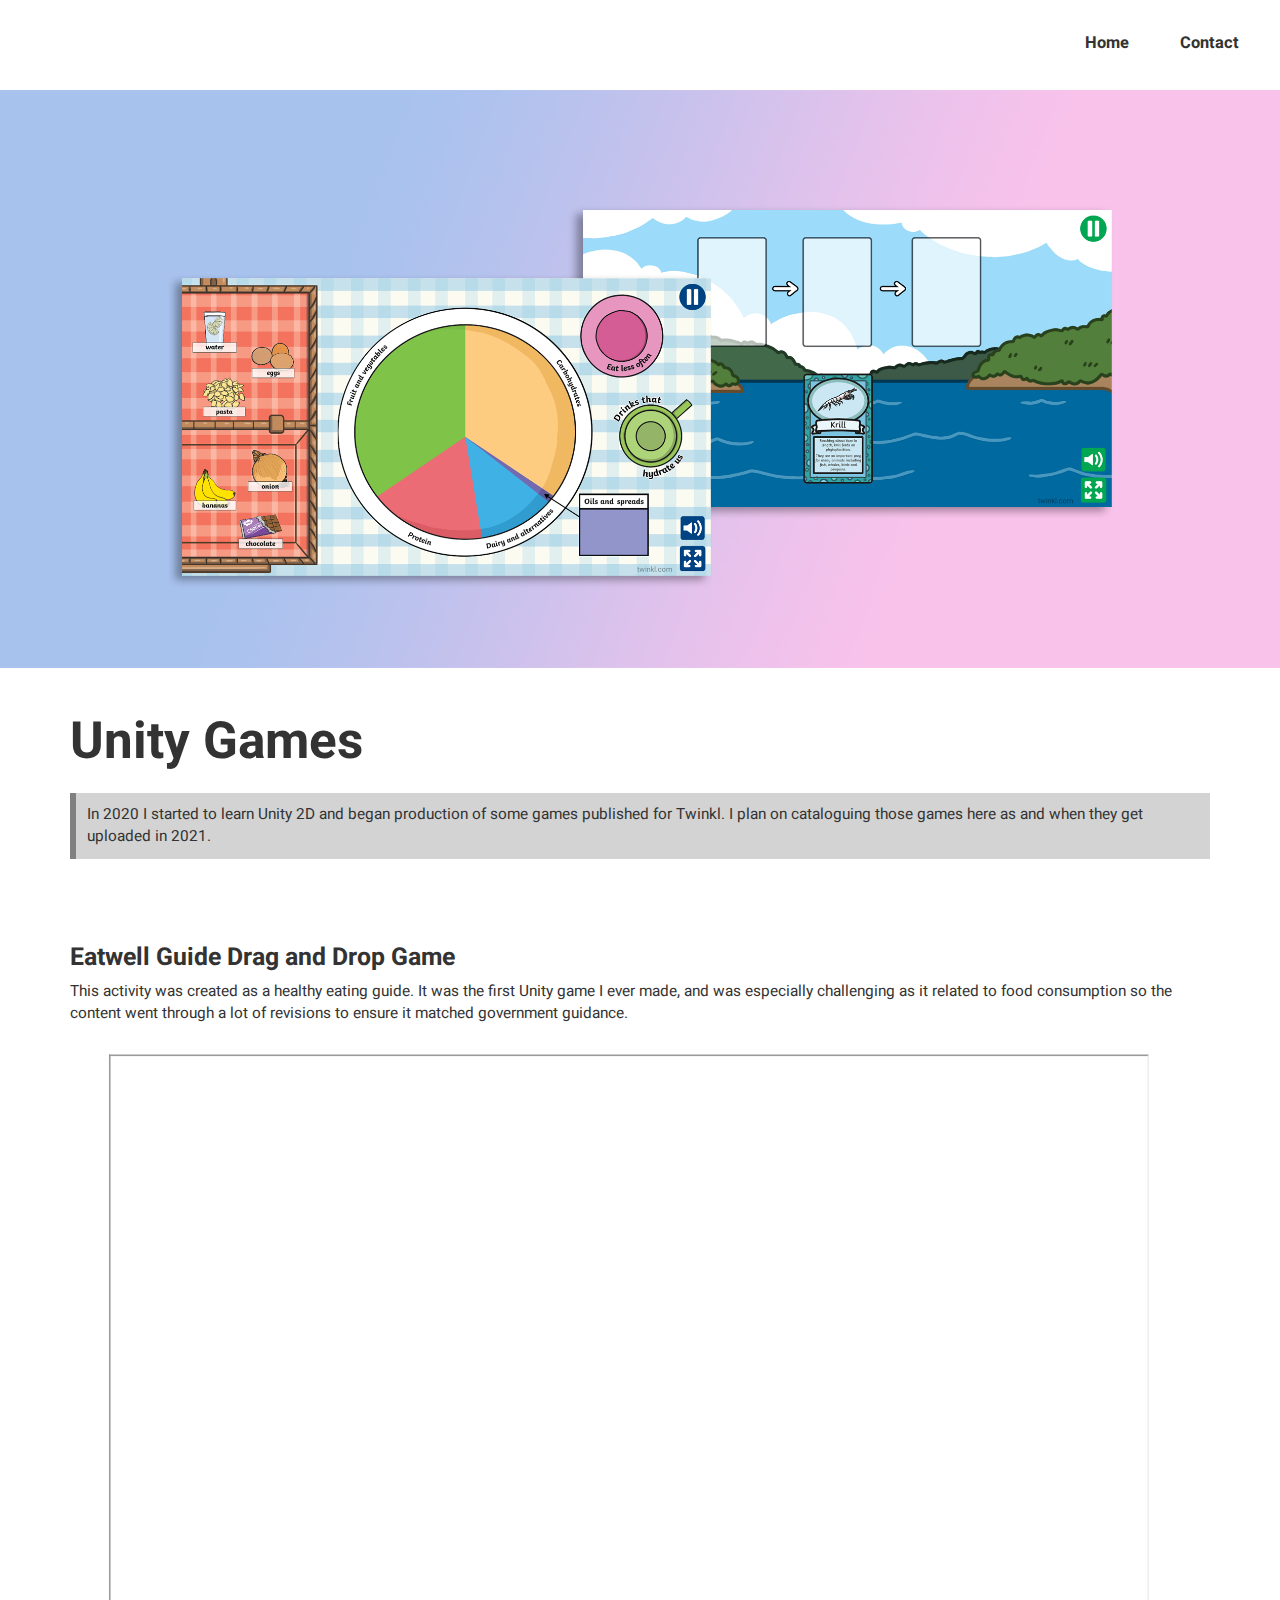
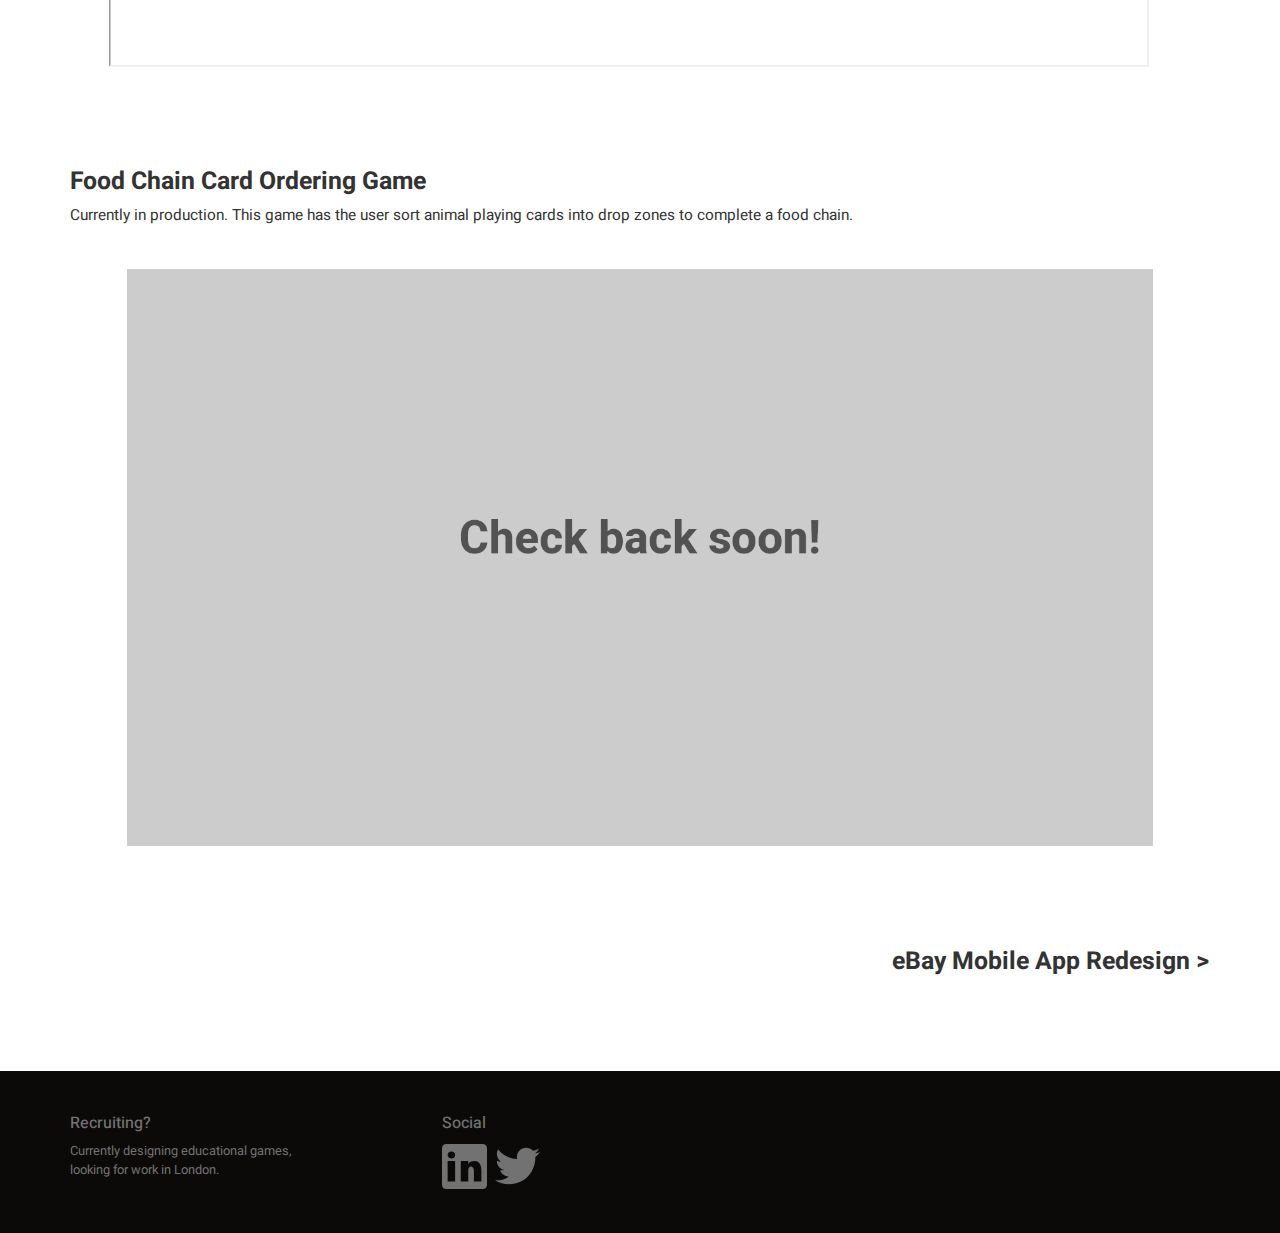
<file: Projects/games2021.html>
<!DOCTYPE html>

<head>
    <meta charset="utf-8">
    <meta name="viewport" content="width=device-width, initial-scale=1, shrink-to-fit=no">

    <link rel="stylesheet" href="https://fonts.googleapis.com/css?family=Heebo">
    <link rel="stylesheet" href="https://fonts.googleapis.com/css?family=Kreon">
    <link rel="stylesheet" href="https://maxcdn.bootstrapcdn.com/bootstrap/3.3.6/css/bootstrap.min.css"/>
    <!-- <link rel="stylesheet" href="https://stackpath.bootstrapcdn.com/bootstrap/4.4.1/css/bootstrap.min.css" integrity="sha384-Vkoo8x4CGsO3+Hhxv8T/Q5PaXtkKtu6ug5TOeNV6gBiFeWPGFN9MuhOf23Q9Ifjh" crossorigin="anonymous"> -->
    <script src="https://code.jquery.com/jquery-3.5.1.min.js" integrity="sha256-9/aliU8dGd2tb6OSsuzixeV4y/faTqgFtohetphbbj0=" crossorigin="anonymous"></script>
    <script src="https://cdnjs.cloudflare.com/ajax/libs/popper.js/1.12.9/umd/popper.min.js" integrity="sha384-ApNbgh9B+Y1QKtv3Rn7W3mgPxhU9K/ScQsAP7hUibX39j7fakFPskvXusvfa0b4Q" crossorigin="anonymous"></script>
    <link href="../css/port.css" rel="stylesheet" type="text/css">
    <script src="../js/port.js"></script>
</head>
<body>
    <header class="container-fluid topsite">
        <div class="row">
            <nav class="col-sm-12">
                <p><a class="cool-link" style="font-weight: bold;"  href="../index.html">Home</a></p>
                <p><a class="cool-link" style="font-weight: bold;"  href="../contact.html">Contact</a></p>
            </nav>
        </div>
    </header>
    <section id="port-page-head" data-id="0" style="background-image: url(../Assets/Games/wide.png)">
        <div class="container-fluid">
            <div class="row">
                <div class="col-lg-12">
                    <!-- <img src="../Assets/eBay/Mockup.png" class="img-responsive"> -->
                </div>
            </div>

        </div>
    </section>
    <section id="port-page-title" class="white-bg">
        <div class="container">
            <div class="row">
                <div class="col-lg-12">
                    <h1>Unity Games</h1>
                    <p>In 2020 I started to learn Unity 2D and began production of some games published for Twinkl. I plan on cataloguing those games here as and when they get uploaded in 2021.</p>
                </div>
            </div>
        </div>
    </section>
    <section class="port-page-content white-bg">
        <!-- from here -->
        <div class="container">
            <div class="row">
                <div class="col-lg-12">
                    <h2>Eatwell Guide Drag and Drop Game</h2>
                    <p>This activity was created as a healthy eating guide. It was the first Unity game I ever made, and was especially challenging as it related to food consumption so the content went through a lot of revisions to ensure it matched government guidance.</p>
                    <iframe src="https://jenmw.github.io/Eatwell/" style="width: 114%; height:85vh; overflow: hidden; transform: scale(0.80); margin-left: -8%; margin-top: -5%;" title="Eatwell Guide Game"></iframe>
                </div>
                <div class="col-lg-12">
                    <h2>Food Chain Card Ordering Game</h2>
                    <p>Currently in production. This game has the user sort animal playing cards into drop zones to complete a food chain.</p>
                    <img src="../Assets/Games/Come back soon.png" class="img-responsive"  style="transform: scale(0.90);"></img>
                </div>
            </div>
        </div>
    </section>
    <section id="port-page-links" class="white-bg">
        <div class="container">
            <div class="row">
                <div class="col-lg-6">
                    <!-- <h2><a class="cool-link" href="portfoliodesign.html">< Portfolio Web Design</a></h2> -->
                </div>
                <div class="col-lg-6">
                    <h2 style="text-align:right"><a class="cool-link" href="ebay.html">eBay Mobile App Redesign ></a></h2>
                </div>
            </div>
        </div>
    </section>
    <footer class="footer">
        <div class="container">
            <div class="row">
                <div class=col-sm-6>
                    <h5>Recruiting?</h5>
                    <p>Currently designing educational games, looking for work in London.</p>
                </div>
                <div class="col-sm-2"></div>
                <div class="col-sm-4">
                    <h5>Social</h5>
                    <a href="https://www.linkedin.com/in/jennifer-warren-design/" class="footer-link">
                        <svg class="footer-icon" fill="#727272" xmlns="http://www.w3.org/2000/svg" viewBox="0 0 24 24">
                            <path
                                d="M 21.800781 0 L 2.199219 0 C 1 0 0 1 0 2.199219 L 0 21.800781 C 0 23 1 24 2.199219 24 L 21.800781 24 C 23 24 24 23 24 21.800781 L 24 2.199219 C 24 1 23 0 21.800781 0 Z M 7 20 L 3 20 L 3 9 L 7 9 Z M 5 7.699219 C 3.800781 7.699219 3 6.898438 3 5.898438 C 3 4.800781 3.800781 4 5 4 C 6.199219 4 7 4.800781 7 5.800781 C 7 6.898438 6.199219 7.699219 5 7.699219 Z M 21 20 L 17 20 L 17 14 C 17 12.398438 15.898438 12 15.601563 12 C 15.300781 12 14 12.199219 14 14 C 14 14.199219 14 20 14 20 L 10 20 L 10 9 L 14 9 L 14 10.601563 C 14.601563 9.699219 15.601563 9 17.5 9 C 19.398438 9 21 10.5 21 14 Z" />
                            </svg>
                    </a>
                    <a href="https://twitter.com/jenmw__" class="footer-link">
                        <svg class="footer-icon" fill="#727272" xmlns="http://www.w3.org/2000/svg" viewBox="0 0 24 24">
                            <path
                                d="M 24 4.300781 C 23.101563 4.699219 22.199219 5 21.199219 5.101563 C 22.199219 4.5 23 3.5 23.398438 2.398438 C 22.398438 3 21.398438 3.398438 20.300781 3.601563 C 19.300781 2.601563 18 2 16.601563 2 C 13.898438 2 11.699219 4.199219 11.699219 6.898438 C 11.699219 7.300781 11.699219 7.699219 11.800781 8 C 7.699219 7.800781 4.101563 5.898438 1.699219 2.898438 C 1.199219 3.601563 1 4.5 1 5.398438 C 1 7.101563 1.898438 8.601563 3.199219 9.5 C 2.398438 9.398438 1.601563 9.199219 1 8.898438 C 1 8.898438 1 8.898438 1 9 C 1 11.398438 2.699219 13.398438 4.898438 13.800781 C 4.5 13.898438 4.101563 14 3.601563 14 C 3.300781 14 3 14 2.699219 13.898438 C 3.300781 15.898438 5.101563 17.300781 7.300781 17.300781 C 5.601563 18.601563 3.5 19.398438 1.199219 19.398438 C 0.800781 19.398438 0.398438 19.398438 0 19.300781 C 2.199219 20.699219 4.800781 21.5 7.5 21.5 C 16.601563 21.5 21.5 14 21.5 7.5 C 21.5 7.300781 21.5 7.101563 21.5 6.898438 C 22.5 6.199219 23.300781 5.300781 24 4.300781" />
                            </svg>
                    </a>
                </div>
            </div>
        </div>
    </footer>
</body>
</file>
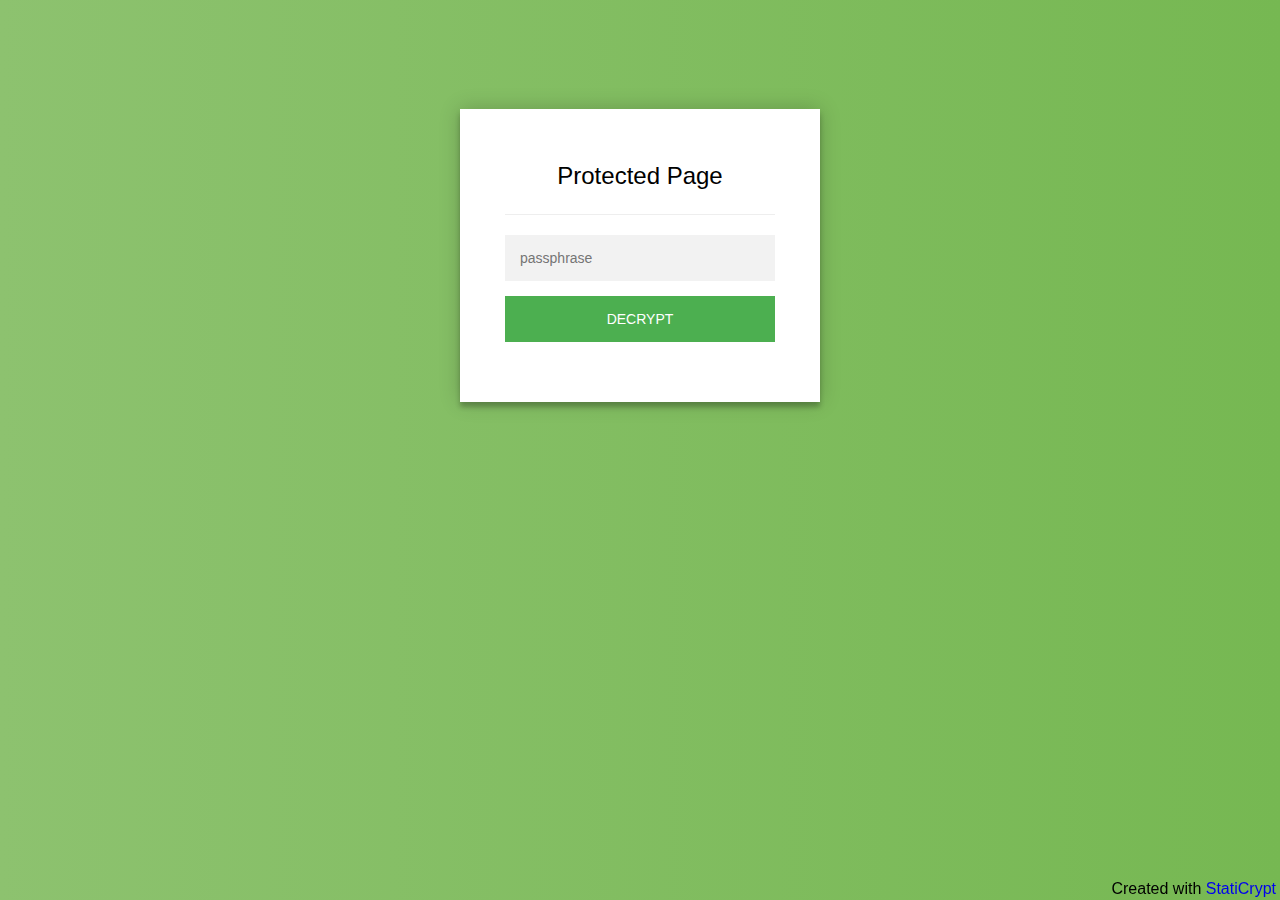
<file: Projects/mathdom-encrypted.html>
<!doctype html>
<html class="staticrypt-html">
<head>
    <meta charset="utf-8">
    <title>Protected Page</title>
    <meta name="viewport" content="width=device-width, initial-scale=1">

    <!-- do not cache this page -->
    <meta http-equiv="cache-control" content="max-age=0"/>
    <meta http-equiv="cache-control" content="no-cache"/>
    <meta http-equiv="expires" content="0"/>
    <meta http-equiv="expires" content="Tue, 01 Jan 1980 1:00:00 GMT"/>
    <meta http-equiv="pragma" content="no-cache"/>

    <style>
        .staticrypt-hr {
            margin-top: 20px;
            margin-bottom: 20px;
            border: 0;
            border-top: 1px solid #eee;
        }

        .staticrypt-page {
            width: 360px;
            padding: 8% 0 0;
            margin: auto;
            box-sizing: border-box;
        }

        .staticrypt-form {
            position: relative;
            z-index: 1;
            background: #FFFFFF;
            max-width: 360px;
            margin: 0 auto 100px;
            padding: 45px;
            text-align: center;
            box-shadow: 0 0 20px 0 rgba(0, 0, 0, 0.2), 0 5px 5px 0 rgba(0, 0, 0, 0.24);
        }

        .staticrypt-form input {
            outline: 0;
            background: #f2f2f2;
            width: 100%;
            border: 0;
            margin: 0 0 15px;
            padding: 15px;
            box-sizing: border-box;
            font-size: 14px;
        }

        .staticrypt-form .staticrypt-decrypt-button {
            text-transform: uppercase;
            outline: 0;
            background: #4CAF50;
            width: 100%;
            border: 0;
            padding: 15px;
            color: #FFFFFF;
            font-size: 14px;
            cursor: pointer;
        }

        .staticrypt-form .staticrypt-decrypt-button:hover, .staticrypt-form .staticrypt-decrypt-button:active, .staticrypt-form .staticrypt-decrypt-button:focus {
            background: #43A047;
        }

        .staticrypt-html {
            height: 100%;
        }

        .staticrypt-body {
            margin-bottom: 1em;
            background: #76b852; /* fallback for old browsers */
            background: -webkit-linear-gradient(right, #76b852, #8DC26F);
            background: -moz-linear-gradient(right, #76b852, #8DC26F);
            background: -o-linear-gradient(right, #76b852, #8DC26F);
            background: linear-gradient(to left, #76b852, #8DC26F);
            font-family: "Arial", sans-serif;
            -webkit-font-smoothing: antialiased;
            -moz-osx-font-smoothing: grayscale;
        }

        .staticrypt-instructions {
            margin-top: -1em;
            margin-bottom: 1em;
        }

        .staticrypt-title {
            font-size: 1.5em;
        }

        .staticrypt-footer {
            position: fixed;
            height: 20px;
            font-size: 16px;
            padding: 2px;
            bottom: 0;
            left: 0;
            right: 0;
            margin-bottom: 0;
        }

        .staticrypt-footer p {
            margin: 2px;
            text-align: center;
            float: right;
        }

        .staticrypt-footer a {
            text-decoration: none;
        }
    </style>
</head>

<body class="staticrypt-body">
<div class="staticrypt-page">
    <div class="staticrypt-form">
        <div class="staticrypt-instructions">
            <p class="staticrypt-title">Protected Page</p>
            <p></p>
        </div>

        <hr class="staticrypt-hr">

        <form id="staticrypt-form" action="#" method="post">
            <input id="staticrypt-password"
                   type="password"
                   name="password"
                   placeholder="passphrase"
                   autofocus/>

            <input type="submit" class="staticrypt-decrypt-button" value="DECRYPT"/>
        </form>
    </div>

</div>
<footer class="staticrypt-footer">
    <p class="pull-right">Created with <a href="https://robinmoisson.github.io/staticrypt">StatiCrypt</a></p>
</footer>


<script>/**
 * Crypto JS 3.1.9-1
 * Copied as is from https://cdnjs.cloudflare.com/ajax/libs/crypto-js/3.1.9-1/crypto-js.js
 */

;(function (root, factory) {
    if (typeof exports === "object") {
        // CommonJS
        module.exports = exports = factory();
    }
    else if (typeof define === "function" && define.amd) {
        // AMD
        define([], factory);
    }
    else {
        // Global (browser)
        root.CryptoJS = factory();
    }
}(this, function () {

    /**
     * CryptoJS core components.
     */
    var CryptoJS = CryptoJS || (function (Math, undefined) {
        /*
	     * Local polyfil of Object.create
	     */
        var create = Object.create || (function () {
            function F() {};

            return function (obj) {
                var subtype;

                F.prototype = obj;

                subtype = new F();

                F.prototype = null;

                return subtype;
            };
        }())

        /**
         * CryptoJS namespace.
         */
        var C = {};

        /**
         * Library namespace.
         */
        var C_lib = C.lib = {};

        /**
         * Base object for prototypal inheritance.
         */
        var Base = C_lib.Base = (function () {


            return {
                /**
                 * Creates a new object that inherits from this object.
                 *
                 * @param {Object} overrides Properties to copy into the new object.
                 *
                 * @return {Object} The new object.
                 *
                 * @static
                 *
                 * @example
                 *
                 *     var MyType = CryptoJS.lib.Base.extend({
	             *         field: 'value',
	             *
	             *         method: function () {
	             *         }
	             *     });
                 */
                extend: function (overrides) {
                    // Spawn
                    var subtype = create(this);

                    // Augment
                    if (overrides) {
                        subtype.mixIn(overrides);
                    }

                    // Create default initializer
                    if (!subtype.hasOwnProperty('init') || this.init === subtype.init) {
                        subtype.init = function () {
                            subtype.$super.init.apply(this, arguments);
                        };
                    }

                    // Initializer's prototype is the subtype object
                    subtype.init.prototype = subtype;

                    // Reference supertype
                    subtype.$super = this;

                    return subtype;
                },

                /**
                 * Extends this object and runs the init method.
                 * Arguments to create() will be passed to init().
                 *
                 * @return {Object} The new object.
                 *
                 * @static
                 *
                 * @example
                 *
                 *     var instance = MyType.create();
                 */
                create: function () {
                    var instance = this.extend();
                    instance.init.apply(instance, arguments);

                    return instance;
                },

                /**
                 * Initializes a newly created object.
                 * Override this method to add some logic when your objects are created.
                 *
                 * @example
                 *
                 *     var MyType = CryptoJS.lib.Base.extend({
	             *         init: function () {
	             *             // ...
	             *         }
	             *     });
                 */
                init: function () {
                },

                /**
                 * Copies properties into this object.
                 *
                 * @param {Object} properties The properties to mix in.
                 *
                 * @example
                 *
                 *     MyType.mixIn({
	             *         field: 'value'
	             *     });
                 */
                mixIn: function (properties) {
                    for (var propertyName in properties) {
                        if (properties.hasOwnProperty(propertyName)) {
                            this[propertyName] = properties[propertyName];
                        }
                    }

                    // IE won't copy toString using the loop above
                    if (properties.hasOwnProperty('toString')) {
                        this.toString = properties.toString;
                    }
                },

                /**
                 * Creates a copy of this object.
                 *
                 * @return {Object} The clone.
                 *
                 * @example
                 *
                 *     var clone = instance.clone();
                 */
                clone: function () {
                    return this.init.prototype.extend(this);
                }
            };
        }());

        /**
         * An array of 32-bit words.
         *
         * @property {Array} words The array of 32-bit words.
         * @property {number} sigBytes The number of significant bytes in this word array.
         */
        var WordArray = C_lib.WordArray = Base.extend({
            /**
             * Initializes a newly created word array.
             *
             * @param {Array} words (Optional) An array of 32-bit words.
             * @param {number} sigBytes (Optional) The number of significant bytes in the words.
             *
             * @example
             *
             *     var wordArray = CryptoJS.lib.WordArray.create();
             *     var wordArray = CryptoJS.lib.WordArray.create([0x00010203, 0x04050607]);
             *     var wordArray = CryptoJS.lib.WordArray.create([0x00010203, 0x04050607], 6);
             */
            init: function (words, sigBytes) {
                words = this.words = words || [];

                if (sigBytes != undefined) {
                    this.sigBytes = sigBytes;
                } else {
                    this.sigBytes = words.length * 4;
                }
            },

            /**
             * Converts this word array to a string.
             *
             * @param {Encoder} encoder (Optional) The encoding strategy to use. Default: CryptoJS.enc.Hex
             *
             * @return {string} The stringified word array.
             *
             * @example
             *
             *     var string = wordArray + '';
             *     var string = wordArray.toString();
             *     var string = wordArray.toString(CryptoJS.enc.Utf8);
             */
            toString: function (encoder) {
                return (encoder || Hex).stringify(this);
            },

            /**
             * Concatenates a word array to this word array.
             *
             * @param {WordArray} wordArray The word array to append.
             *
             * @return {WordArray} This word array.
             *
             * @example
             *
             *     wordArray1.concat(wordArray2);
             */
            concat: function (wordArray) {
                // Shortcuts
                var thisWords = this.words;
                var thatWords = wordArray.words;
                var thisSigBytes = this.sigBytes;
                var thatSigBytes = wordArray.sigBytes;

                // Clamp excess bits
                this.clamp();

                // Concat
                if (thisSigBytes % 4) {
                    // Copy one byte at a time
                    for (var i = 0; i < thatSigBytes; i++) {
                        var thatByte = (thatWords[i >>> 2] >>> (24 - (i % 4) * 8)) & 0xff;
                        thisWords[(thisSigBytes + i) >>> 2] |= thatByte << (24 - ((thisSigBytes + i) % 4) * 8);
                    }
                } else {
                    // Copy one word at a time
                    for (var i = 0; i < thatSigBytes; i += 4) {
                        thisWords[(thisSigBytes + i) >>> 2] = thatWords[i >>> 2];
                    }
                }
                this.sigBytes += thatSigBytes;

                // Chainable
                return this;
            },

            /**
             * Removes insignificant bits.
             *
             * @example
             *
             *     wordArray.clamp();
             */
            clamp: function () {
                // Shortcuts
                var words = this.words;
                var sigBytes = this.sigBytes;

                // Clamp
                words[sigBytes >>> 2] &= 0xffffffff << (32 - (sigBytes % 4) * 8);
                words.length = Math.ceil(sigBytes / 4);
            },

            /**
             * Creates a copy of this word array.
             *
             * @return {WordArray} The clone.
             *
             * @example
             *
             *     var clone = wordArray.clone();
             */
            clone: function () {
                var clone = Base.clone.call(this);
                clone.words = this.words.slice(0);

                return clone;
            },

            /**
             * Creates a word array filled with random bytes.
             *
             * @param {number} nBytes The number of random bytes to generate.
             *
             * @return {WordArray} The random word array.
             *
             * @static
             *
             * @example
             *
             *     var wordArray = CryptoJS.lib.WordArray.random(16);
             */
            random: function (nBytes) {
                var words = [];

                var r = (function (m_w) {
                    var m_w = m_w;
                    var m_z = 0x3ade68b1;
                    var mask = 0xffffffff;

                    return function () {
                        m_z = (0x9069 * (m_z & 0xFFFF) + (m_z >> 0x10)) & mask;
                        m_w = (0x4650 * (m_w & 0xFFFF) + (m_w >> 0x10)) & mask;
                        var result = ((m_z << 0x10) + m_w) & mask;
                        result /= 0x100000000;
                        result += 0.5;
                        return result * (Math.random() > .5 ? 1 : -1);
                    }
                });

                for (var i = 0, rcache; i < nBytes; i += 4) {
                    var _r = r((rcache || Math.random()) * 0x100000000);

                    rcache = _r() * 0x3ade67b7;
                    words.push((_r() * 0x100000000) | 0);
                }

                return new WordArray.init(words, nBytes);
            }
        });

        /**
         * Encoder namespace.
         */
        var C_enc = C.enc = {};

        /**
         * Hex encoding strategy.
         */
        var Hex = C_enc.Hex = {
            /**
             * Converts a word array to a hex string.
             *
             * @param {WordArray} wordArray The word array.
             *
             * @return {string} The hex string.
             *
             * @static
             *
             * @example
             *
             *     var hexString = CryptoJS.enc.Hex.stringify(wordArray);
             */
            stringify: function (wordArray) {
                // Shortcuts
                var words = wordArray.words;
                var sigBytes = wordArray.sigBytes;

                // Convert
                var hexChars = [];
                for (var i = 0; i < sigBytes; i++) {
                    var bite = (words[i >>> 2] >>> (24 - (i % 4) * 8)) & 0xff;
                    hexChars.push((bite >>> 4).toString(16));
                    hexChars.push((bite & 0x0f).toString(16));
                }

                return hexChars.join('');
            },

            /**
             * Converts a hex string to a word array.
             *
             * @param {string} hexStr The hex string.
             *
             * @return {WordArray} The word array.
             *
             * @static
             *
             * @example
             *
             *     var wordArray = CryptoJS.enc.Hex.parse(hexString);
             */
            parse: function (hexStr) {
                // Shortcut
                var hexStrLength = hexStr.length;

                // Convert
                var words = [];
                for (var i = 0; i < hexStrLength; i += 2) {
                    words[i >>> 3] |= parseInt(hexStr.substr(i, 2), 16) << (24 - (i % 8) * 4);
                }

                return new WordArray.init(words, hexStrLength / 2);
            }
        };

        /**
         * Latin1 encoding strategy.
         */
        var Latin1 = C_enc.Latin1 = {
            /**
             * Converts a word array to a Latin1 string.
             *
             * @param {WordArray} wordArray The word array.
             *
             * @return {string} The Latin1 string.
             *
             * @static
             *
             * @example
             *
             *     var latin1String = CryptoJS.enc.Latin1.stringify(wordArray);
             */
            stringify: function (wordArray) {
                // Shortcuts
                var words = wordArray.words;
                var sigBytes = wordArray.sigBytes;

                // Convert
                var latin1Chars = [];
                for (var i = 0; i < sigBytes; i++) {
                    var bite = (words[i >>> 2] >>> (24 - (i % 4) * 8)) & 0xff;
                    latin1Chars.push(String.fromCharCode(bite));
                }

                return latin1Chars.join('');
            },

            /**
             * Converts a Latin1 string to a word array.
             *
             * @param {string} latin1Str The Latin1 string.
             *
             * @return {WordArray} The word array.
             *
             * @static
             *
             * @example
             *
             *     var wordArray = CryptoJS.enc.Latin1.parse(latin1String);
             */
            parse: function (latin1Str) {
                // Shortcut
                var latin1StrLength = latin1Str.length;

                // Convert
                var words = [];
                for (var i = 0; i < latin1StrLength; i++) {
                    words[i >>> 2] |= (latin1Str.charCodeAt(i) & 0xff) << (24 - (i % 4) * 8);
                }

                return new WordArray.init(words, latin1StrLength);
            }
        };

        /**
         * UTF-8 encoding strategy.
         */
        var Utf8 = C_enc.Utf8 = {
            /**
             * Converts a word array to a UTF-8 string.
             *
             * @param {WordArray} wordArray The word array.
             *
             * @return {string} The UTF-8 string.
             *
             * @static
             *
             * @example
             *
             *     var utf8String = CryptoJS.enc.Utf8.stringify(wordArray);
             */
            stringify: function (wordArray) {
                try {
                    return decodeURIComponent(escape(Latin1.stringify(wordArray)));
                } catch (e) {
                    throw new Error('Malformed UTF-8 data');
                }
            },

            /**
             * Converts a UTF-8 string to a word array.
             *
             * @param {string} utf8Str The UTF-8 string.
             *
             * @return {WordArray} The word array.
             *
             * @static
             *
             * @example
             *
             *     var wordArray = CryptoJS.enc.Utf8.parse(utf8String);
             */
            parse: function (utf8Str) {
                return Latin1.parse(unescape(encodeURIComponent(utf8Str)));
            }
        };

        /**
         * Abstract buffered block algorithm template.
         *
         * The property blockSize must be implemented in a concrete subtype.
         *
         * @property {number} _minBufferSize The number of blocks that should be kept unprocessed in the buffer. Default: 0
         */
        var BufferedBlockAlgorithm = C_lib.BufferedBlockAlgorithm = Base.extend({
            /**
             * Resets this block algorithm's data buffer to its initial state.
             *
             * @example
             *
             *     bufferedBlockAlgorithm.reset();
             */
            reset: function () {
                // Initial values
                this._data = new WordArray.init();
                this._nDataBytes = 0;
            },

            /**
             * Adds new data to this block algorithm's buffer.
             *
             * @param {WordArray|string} data The data to append. Strings are converted to a WordArray using UTF-8.
             *
             * @example
             *
             *     bufferedBlockAlgorithm._append('data');
             *     bufferedBlockAlgorithm._append(wordArray);
             */
            _append: function (data) {
                // Convert string to WordArray, else assume WordArray already
                if (typeof data == 'string') {
                    data = Utf8.parse(data);
                }

                // Append
                this._data.concat(data);
                this._nDataBytes += data.sigBytes;
            },

            /**
             * Processes available data blocks.
             *
             * This method invokes _doProcessBlock(offset), which must be implemented by a concrete subtype.
             *
             * @param {boolean} doFlush Whether all blocks and partial blocks should be processed.
             *
             * @return {WordArray} The processed data.
             *
             * @example
             *
             *     var processedData = bufferedBlockAlgorithm._process();
             *     var processedData = bufferedBlockAlgorithm._process(!!'flush');
             */
            _process: function (doFlush) {
                // Shortcuts
                var data = this._data;
                var dataWords = data.words;
                var dataSigBytes = data.sigBytes;
                var blockSize = this.blockSize;
                var blockSizeBytes = blockSize * 4;

                // Count blocks ready
                var nBlocksReady = dataSigBytes / blockSizeBytes;
                if (doFlush) {
                    // Round up to include partial blocks
                    nBlocksReady = Math.ceil(nBlocksReady);
                } else {
                    // Round down to include only full blocks,
                    // less the number of blocks that must remain in the buffer
                    nBlocksReady = Math.max((nBlocksReady | 0) - this._minBufferSize, 0);
                }

                // Count words ready
                var nWordsReady = nBlocksReady * blockSize;

                // Count bytes ready
                var nBytesReady = Math.min(nWordsReady * 4, dataSigBytes);

                // Process blocks
                if (nWordsReady) {
                    for (var offset = 0; offset < nWordsReady; offset += blockSize) {
                        // Perform concrete-algorithm logic
                        this._doProcessBlock(dataWords, offset);
                    }

                    // Remove processed words
                    var processedWords = dataWords.splice(0, nWordsReady);
                    data.sigBytes -= nBytesReady;
                }

                // Return processed words
                return new WordArray.init(processedWords, nBytesReady);
            },

            /**
             * Creates a copy of this object.
             *
             * @return {Object} The clone.
             *
             * @example
             *
             *     var clone = bufferedBlockAlgorithm.clone();
             */
            clone: function () {
                var clone = Base.clone.call(this);
                clone._data = this._data.clone();

                return clone;
            },

            _minBufferSize: 0
        });

        /**
         * Abstract hasher template.
         *
         * @property {number} blockSize The number of 32-bit words this hasher operates on. Default: 16 (512 bits)
         */
        var Hasher = C_lib.Hasher = BufferedBlockAlgorithm.extend({
            /**
             * Configuration options.
             */
            cfg: Base.extend(),

            /**
             * Initializes a newly created hasher.
             *
             * @param {Object} cfg (Optional) The configuration options to use for this hash computation.
             *
             * @example
             *
             *     var hasher = CryptoJS.algo.SHA256.create();
             */
            init: function (cfg) {
                // Apply config defaults
                this.cfg = this.cfg.extend(cfg);

                // Set initial values
                this.reset();
            },

            /**
             * Resets this hasher to its initial state.
             *
             * @example
             *
             *     hasher.reset();
             */
            reset: function () {
                // Reset data buffer
                BufferedBlockAlgorithm.reset.call(this);

                // Perform concrete-hasher logic
                this._doReset();
            },

            /**
             * Updates this hasher with a message.
             *
             * @param {WordArray|string} messageUpdate The message to append.
             *
             * @return {Hasher} This hasher.
             *
             * @example
             *
             *     hasher.update('message');
             *     hasher.update(wordArray);
             */
            update: function (messageUpdate) {
                // Append
                this._append(messageUpdate);

                // Update the hash
                this._process();

                // Chainable
                return this;
            },

            /**
             * Finalizes the hash computation.
             * Note that the finalize operation is effectively a destructive, read-once operation.
             *
             * @param {WordArray|string} messageUpdate (Optional) A final message update.
             *
             * @return {WordArray} The hash.
             *
             * @example
             *
             *     var hash = hasher.finalize();
             *     var hash = hasher.finalize('message');
             *     var hash = hasher.finalize(wordArray);
             */
            finalize: function (messageUpdate) {
                // Final message update
                if (messageUpdate) {
                    this._append(messageUpdate);
                }

                // Perform concrete-hasher logic
                var hash = this._doFinalize();

                return hash;
            },

            blockSize: 512/32,

            /**
             * Creates a shortcut function to a hasher's object interface.
             *
             * @param {Hasher} hasher The hasher to create a helper for.
             *
             * @return {Function} The shortcut function.
             *
             * @static
             *
             * @example
             *
             *     var SHA256 = CryptoJS.lib.Hasher._createHelper(CryptoJS.algo.SHA256);
             */
            _createHelper: function (hasher) {
                return function (message, cfg) {
                    return new hasher.init(cfg).finalize(message);
                };
            },

            /**
             * Creates a shortcut function to the HMAC's object interface.
             *
             * @param {Hasher} hasher The hasher to use in this HMAC helper.
             *
             * @return {Function} The shortcut function.
             *
             * @static
             *
             * @example
             *
             *     var HmacSHA256 = CryptoJS.lib.Hasher._createHmacHelper(CryptoJS.algo.SHA256);
             */
            _createHmacHelper: function (hasher) {
                return function (message, key) {
                    return new C_algo.HMAC.init(hasher, key).finalize(message);
                };
            }
        });

        /**
         * Algorithm namespace.
         */
        var C_algo = C.algo = {};

        return C;
    }(Math));


    (function () {
        // Shortcuts
        var C = CryptoJS;
        var C_lib = C.lib;
        var WordArray = C_lib.WordArray;
        var C_enc = C.enc;

        /**
         * Base64 encoding strategy.
         */
        var Base64 = C_enc.Base64 = {
            /**
             * Converts a word array to a Base64 string.
             *
             * @param {WordArray} wordArray The word array.
             *
             * @return {string} The Base64 string.
             *
             * @static
             *
             * @example
             *
             *     var base64String = CryptoJS.enc.Base64.stringify(wordArray);
             */
            stringify: function (wordArray) {
                // Shortcuts
                var words = wordArray.words;
                var sigBytes = wordArray.sigBytes;
                var map = this._map;

                // Clamp excess bits
                wordArray.clamp();

                // Convert
                var base64Chars = [];
                for (var i = 0; i < sigBytes; i += 3) {
                    var byte1 = (words[i >>> 2]       >>> (24 - (i % 4) * 8))       & 0xff;
                    var byte2 = (words[(i + 1) >>> 2] >>> (24 - ((i + 1) % 4) * 8)) & 0xff;
                    var byte3 = (words[(i + 2) >>> 2] >>> (24 - ((i + 2) % 4) * 8)) & 0xff;

                    var triplet = (byte1 << 16) | (byte2 << 8) | byte3;

                    for (var j = 0; (j < 4) && (i + j * 0.75 < sigBytes); j++) {
                        base64Chars.push(map.charAt((triplet >>> (6 * (3 - j))) & 0x3f));
                    }
                }

                // Add padding
                var paddingChar = map.charAt(64);
                if (paddingChar) {
                    while (base64Chars.length % 4) {
                        base64Chars.push(paddingChar);
                    }
                }

                return base64Chars.join('');
            },

            /**
             * Converts a Base64 string to a word array.
             *
             * @param {string} base64Str The Base64 string.
             *
             * @return {WordArray} The word array.
             *
             * @static
             *
             * @example
             *
             *     var wordArray = CryptoJS.enc.Base64.parse(base64String);
             */
            parse: function (base64Str) {
                // Shortcuts
                var base64StrLength = base64Str.length;
                var map = this._map;
                var reverseMap = this._reverseMap;

                if (!reverseMap) {
                    reverseMap = this._reverseMap = [];
                    for (var j = 0; j < map.length; j++) {
                        reverseMap[map.charCodeAt(j)] = j;
                    }
                }

                // Ignore padding
                var paddingChar = map.charAt(64);
                if (paddingChar) {
                    var paddingIndex = base64Str.indexOf(paddingChar);
                    if (paddingIndex !== -1) {
                        base64StrLength = paddingIndex;
                    }
                }

                // Convert
                return parseLoop(base64Str, base64StrLength, reverseMap);

            },

            _map: 'ABCDEFGHIJKLMNOPQRSTUVWXYZabcdefghijklmnopqrstuvwxyz0123456789+/='
        };

        function parseLoop(base64Str, base64StrLength, reverseMap) {
            var words = [];
            var nBytes = 0;
            for (var i = 0; i < base64StrLength; i++) {
                if (i % 4) {
                    var bits1 = reverseMap[base64Str.charCodeAt(i - 1)] << ((i % 4) * 2);
                    var bits2 = reverseMap[base64Str.charCodeAt(i)] >>> (6 - (i % 4) * 2);
                    words[nBytes >>> 2] |= (bits1 | bits2) << (24 - (nBytes % 4) * 8);
                    nBytes++;
                }
            }
            return WordArray.create(words, nBytes);
        }
    }());


    (function (Math) {
        // Shortcuts
        var C = CryptoJS;
        var C_lib = C.lib;
        var WordArray = C_lib.WordArray;
        var Hasher = C_lib.Hasher;
        var C_algo = C.algo;

        // Constants table
        var T = [];

        // Compute constants
        (function () {
            for (var i = 0; i < 64; i++) {
                T[i] = (Math.abs(Math.sin(i + 1)) * 0x100000000) | 0;
            }
        }());

        /**
         * MD5 hash algorithm.
         */
        var MD5 = C_algo.MD5 = Hasher.extend({
            _doReset: function () {
                this._hash = new WordArray.init([
                    0x67452301, 0xefcdab89,
                    0x98badcfe, 0x10325476
                ]);
            },

            _doProcessBlock: function (M, offset) {
                // Swap endian
                for (var i = 0; i < 16; i++) {
                    // Shortcuts
                    var offset_i = offset + i;
                    var M_offset_i = M[offset_i];

                    M[offset_i] = (
                        (((M_offset_i << 8)  | (M_offset_i >>> 24)) & 0x00ff00ff) |
                        (((M_offset_i << 24) | (M_offset_i >>> 8))  & 0xff00ff00)
                    );
                }

                // Shortcuts
                var H = this._hash.words;

                var M_offset_0  = M[offset + 0];
                var M_offset_1  = M[offset + 1];
                var M_offset_2  = M[offset + 2];
                var M_offset_3  = M[offset + 3];
                var M_offset_4  = M[offset + 4];
                var M_offset_5  = M[offset + 5];
                var M_offset_6  = M[offset + 6];
                var M_offset_7  = M[offset + 7];
                var M_offset_8  = M[offset + 8];
                var M_offset_9  = M[offset + 9];
                var M_offset_10 = M[offset + 10];
                var M_offset_11 = M[offset + 11];
                var M_offset_12 = M[offset + 12];
                var M_offset_13 = M[offset + 13];
                var M_offset_14 = M[offset + 14];
                var M_offset_15 = M[offset + 15];

                // Working varialbes
                var a = H[0];
                var b = H[1];
                var c = H[2];
                var d = H[3];

                // Computation
                a = FF(a, b, c, d, M_offset_0,  7,  T[0]);
                d = FF(d, a, b, c, M_offset_1,  12, T[1]);
                c = FF(c, d, a, b, M_offset_2,  17, T[2]);
                b = FF(b, c, d, a, M_offset_3,  22, T[3]);
                a = FF(a, b, c, d, M_offset_4,  7,  T[4]);
                d = FF(d, a, b, c, M_offset_5,  12, T[5]);
                c = FF(c, d, a, b, M_offset_6,  17, T[6]);
                b = FF(b, c, d, a, M_offset_7,  22, T[7]);
                a = FF(a, b, c, d, M_offset_8,  7,  T[8]);
                d = FF(d, a, b, c, M_offset_9,  12, T[9]);
                c = FF(c, d, a, b, M_offset_10, 17, T[10]);
                b = FF(b, c, d, a, M_offset_11, 22, T[11]);
                a = FF(a, b, c, d, M_offset_12, 7,  T[12]);
                d = FF(d, a, b, c, M_offset_13, 12, T[13]);
                c = FF(c, d, a, b, M_offset_14, 17, T[14]);
                b = FF(b, c, d, a, M_offset_15, 22, T[15]);

                a = GG(a, b, c, d, M_offset_1,  5,  T[16]);
                d = GG(d, a, b, c, M_offset_6,  9,  T[17]);
                c = GG(c, d, a, b, M_offset_11, 14, T[18]);
                b = GG(b, c, d, a, M_offset_0,  20, T[19]);
                a = GG(a, b, c, d, M_offset_5,  5,  T[20]);
                d = GG(d, a, b, c, M_offset_10, 9,  T[21]);
                c = GG(c, d, a, b, M_offset_15, 14, T[22]);
                b = GG(b, c, d, a, M_offset_4,  20, T[23]);
                a = GG(a, b, c, d, M_offset_9,  5,  T[24]);
                d = GG(d, a, b, c, M_offset_14, 9,  T[25]);
                c = GG(c, d, a, b, M_offset_3,  14, T[26]);
                b = GG(b, c, d, a, M_offset_8,  20, T[27]);
                a = GG(a, b, c, d, M_offset_13, 5,  T[28]);
                d = GG(d, a, b, c, M_offset_2,  9,  T[29]);
                c = GG(c, d, a, b, M_offset_7,  14, T[30]);
                b = GG(b, c, d, a, M_offset_12, 20, T[31]);

                a = HH(a, b, c, d, M_offset_5,  4,  T[32]);
                d = HH(d, a, b, c, M_offset_8,  11, T[33]);
                c = HH(c, d, a, b, M_offset_11, 16, T[34]);
                b = HH(b, c, d, a, M_offset_14, 23, T[35]);
                a = HH(a, b, c, d, M_offset_1,  4,  T[36]);
                d = HH(d, a, b, c, M_offset_4,  11, T[37]);
                c = HH(c, d, a, b, M_offset_7,  16, T[38]);
                b = HH(b, c, d, a, M_offset_10, 23, T[39]);
                a = HH(a, b, c, d, M_offset_13, 4,  T[40]);
                d = HH(d, a, b, c, M_offset_0,  11, T[41]);
                c = HH(c, d, a, b, M_offset_3,  16, T[42]);
                b = HH(b, c, d, a, M_offset_6,  23, T[43]);
                a = HH(a, b, c, d, M_offset_9,  4,  T[44]);
                d = HH(d, a, b, c, M_offset_12, 11, T[45]);
                c = HH(c, d, a, b, M_offset_15, 16, T[46]);
                b = HH(b, c, d, a, M_offset_2,  23, T[47]);

                a = II(a, b, c, d, M_offset_0,  6,  T[48]);
                d = II(d, a, b, c, M_offset_7,  10, T[49]);
                c = II(c, d, a, b, M_offset_14, 15, T[50]);
                b = II(b, c, d, a, M_offset_5,  21, T[51]);
                a = II(a, b, c, d, M_offset_12, 6,  T[52]);
                d = II(d, a, b, c, M_offset_3,  10, T[53]);
                c = II(c, d, a, b, M_offset_10, 15, T[54]);
                b = II(b, c, d, a, M_offset_1,  21, T[55]);
                a = II(a, b, c, d, M_offset_8,  6,  T[56]);
                d = II(d, a, b, c, M_offset_15, 10, T[57]);
                c = II(c, d, a, b, M_offset_6,  15, T[58]);
                b = II(b, c, d, a, M_offset_13, 21, T[59]);
                a = II(a, b, c, d, M_offset_4,  6,  T[60]);
                d = II(d, a, b, c, M_offset_11, 10, T[61]);
                c = II(c, d, a, b, M_offset_2,  15, T[62]);
                b = II(b, c, d, a, M_offset_9,  21, T[63]);

                // Intermediate hash value
                H[0] = (H[0] + a) | 0;
                H[1] = (H[1] + b) | 0;
                H[2] = (H[2] + c) | 0;
                H[3] = (H[3] + d) | 0;
            },

            _doFinalize: function () {
                // Shortcuts
                var data = this._data;
                var dataWords = data.words;

                var nBitsTotal = this._nDataBytes * 8;
                var nBitsLeft = data.sigBytes * 8;

                // Add padding
                dataWords[nBitsLeft >>> 5] |= 0x80 << (24 - nBitsLeft % 32);

                var nBitsTotalH = Math.floor(nBitsTotal / 0x100000000);
                var nBitsTotalL = nBitsTotal;
                dataWords[(((nBitsLeft + 64) >>> 9) << 4) + 15] = (
                    (((nBitsTotalH << 8)  | (nBitsTotalH >>> 24)) & 0x00ff00ff) |
                    (((nBitsTotalH << 24) | (nBitsTotalH >>> 8))  & 0xff00ff00)
                );
                dataWords[(((nBitsLeft + 64) >>> 9) << 4) + 14] = (
                    (((nBitsTotalL << 8)  | (nBitsTotalL >>> 24)) & 0x00ff00ff) |
                    (((nBitsTotalL << 24) | (nBitsTotalL >>> 8))  & 0xff00ff00)
                );

                data.sigBytes = (dataWords.length + 1) * 4;

                // Hash final blocks
                this._process();

                // Shortcuts
                var hash = this._hash;
                var H = hash.words;

                // Swap endian
                for (var i = 0; i < 4; i++) {
                    // Shortcut
                    var H_i = H[i];

                    H[i] = (((H_i << 8)  | (H_i >>> 24)) & 0x00ff00ff) |
                        (((H_i << 24) | (H_i >>> 8))  & 0xff00ff00);
                }

                // Return final computed hash
                return hash;
            },

            clone: function () {
                var clone = Hasher.clone.call(this);
                clone._hash = this._hash.clone();

                return clone;
            }
        });

        function FF(a, b, c, d, x, s, t) {
            var n = a + ((b & c) | (~b & d)) + x + t;
            return ((n << s) | (n >>> (32 - s))) + b;
        }

        function GG(a, b, c, d, x, s, t) {
            var n = a + ((b & d) | (c & ~d)) + x + t;
            return ((n << s) | (n >>> (32 - s))) + b;
        }

        function HH(a, b, c, d, x, s, t) {
            var n = a + (b ^ c ^ d) + x + t;
            return ((n << s) | (n >>> (32 - s))) + b;
        }

        function II(a, b, c, d, x, s, t) {
            var n = a + (c ^ (b | ~d)) + x + t;
            return ((n << s) | (n >>> (32 - s))) + b;
        }

        /**
         * Shortcut function to the hasher's object interface.
         *
         * @param {WordArray|string} message The message to hash.
         *
         * @return {WordArray} The hash.
         *
         * @static
         *
         * @example
         *
         *     var hash = CryptoJS.MD5('message');
         *     var hash = CryptoJS.MD5(wordArray);
         */
        C.MD5 = Hasher._createHelper(MD5);

        /**
         * Shortcut function to the HMAC's object interface.
         *
         * @param {WordArray|string} message The message to hash.
         * @param {WordArray|string} key The secret key.
         *
         * @return {WordArray} The HMAC.
         *
         * @static
         *
         * @example
         *
         *     var hmac = CryptoJS.HmacMD5(message, key);
         */
        C.HmacMD5 = Hasher._createHmacHelper(MD5);
    }(Math));


    (function () {
        // Shortcuts
        var C = CryptoJS;
        var C_lib = C.lib;
        var WordArray = C_lib.WordArray;
        var Hasher = C_lib.Hasher;
        var C_algo = C.algo;

        // Reusable object
        var W = [];

        /**
         * SHA-1 hash algorithm.
         */
        var SHA1 = C_algo.SHA1 = Hasher.extend({
            _doReset: function () {
                this._hash = new WordArray.init([
                    0x67452301, 0xefcdab89,
                    0x98badcfe, 0x10325476,
                    0xc3d2e1f0
                ]);
            },

            _doProcessBlock: function (M, offset) {
                // Shortcut
                var H = this._hash.words;

                // Working variables
                var a = H[0];
                var b = H[1];
                var c = H[2];
                var d = H[3];
                var e = H[4];

                // Computation
                for (var i = 0; i < 80; i++) {
                    if (i < 16) {
                        W[i] = M[offset + i] | 0;
                    } else {
                        var n = W[i - 3] ^ W[i - 8] ^ W[i - 14] ^ W[i - 16];
                        W[i] = (n << 1) | (n >>> 31);
                    }

                    var t = ((a << 5) | (a >>> 27)) + e + W[i];
                    if (i < 20) {
                        t += ((b & c) | (~b & d)) + 0x5a827999;
                    } else if (i < 40) {
                        t += (b ^ c ^ d) + 0x6ed9eba1;
                    } else if (i < 60) {
                        t += ((b & c) | (b & d) | (c & d)) - 0x70e44324;
                    } else /* if (i < 80) */ {
                        t += (b ^ c ^ d) - 0x359d3e2a;
                    }

                    e = d;
                    d = c;
                    c = (b << 30) | (b >>> 2);
                    b = a;
                    a = t;
                }

                // Intermediate hash value
                H[0] = (H[0] + a) | 0;
                H[1] = (H[1] + b) | 0;
                H[2] = (H[2] + c) | 0;
                H[3] = (H[3] + d) | 0;
                H[4] = (H[4] + e) | 0;
            },

            _doFinalize: function () {
                // Shortcuts
                var data = this._data;
                var dataWords = data.words;

                var nBitsTotal = this._nDataBytes * 8;
                var nBitsLeft = data.sigBytes * 8;

                // Add padding
                dataWords[nBitsLeft >>> 5] |= 0x80 << (24 - nBitsLeft % 32);
                dataWords[(((nBitsLeft + 64) >>> 9) << 4) + 14] = Math.floor(nBitsTotal / 0x100000000);
                dataWords[(((nBitsLeft + 64) >>> 9) << 4) + 15] = nBitsTotal;
                data.sigBytes = dataWords.length * 4;

                // Hash final blocks
                this._process();

                // Return final computed hash
                return this._hash;
            },

            clone: function () {
                var clone = Hasher.clone.call(this);
                clone._hash = this._hash.clone();

                return clone;
            }
        });

        /**
         * Shortcut function to the hasher's object interface.
         *
         * @param {WordArray|string} message The message to hash.
         *
         * @return {WordArray} The hash.
         *
         * @static
         *
         * @example
         *
         *     var hash = CryptoJS.SHA1('message');
         *     var hash = CryptoJS.SHA1(wordArray);
         */
        C.SHA1 = Hasher._createHelper(SHA1);

        /**
         * Shortcut function to the HMAC's object interface.
         *
         * @param {WordArray|string} message The message to hash.
         * @param {WordArray|string} key The secret key.
         *
         * @return {WordArray} The HMAC.
         *
         * @static
         *
         * @example
         *
         *     var hmac = CryptoJS.HmacSHA1(message, key);
         */
        C.HmacSHA1 = Hasher._createHmacHelper(SHA1);
    }());


    (function (Math) {
        // Shortcuts
        var C = CryptoJS;
        var C_lib = C.lib;
        var WordArray = C_lib.WordArray;
        var Hasher = C_lib.Hasher;
        var C_algo = C.algo;

        // Initialization and round constants tables
        var H = [];
        var K = [];

        // Compute constants
        (function () {
            function isPrime(n) {
                var sqrtN = Math.sqrt(n);
                for (var factor = 2; factor <= sqrtN; factor++) {
                    if (!(n % factor)) {
                        return false;
                    }
                }

                return true;
            }

            function getFractionalBits(n) {
                return ((n - (n | 0)) * 0x100000000) | 0;
            }

            var n = 2;
            var nPrime = 0;
            while (nPrime < 64) {
                if (isPrime(n)) {
                    if (nPrime < 8) {
                        H[nPrime] = getFractionalBits(Math.pow(n, 1 / 2));
                    }
                    K[nPrime] = getFractionalBits(Math.pow(n, 1 / 3));

                    nPrime++;
                }

                n++;
            }
        }());

        // Reusable object
        var W = [];

        /**
         * SHA-256 hash algorithm.
         */
        var SHA256 = C_algo.SHA256 = Hasher.extend({
            _doReset: function () {
                this._hash = new WordArray.init(H.slice(0));
            },

            _doProcessBlock: function (M, offset) {
                // Shortcut
                var H = this._hash.words;

                // Working variables
                var a = H[0];
                var b = H[1];
                var c = H[2];
                var d = H[3];
                var e = H[4];
                var f = H[5];
                var g = H[6];
                var h = H[7];

                // Computation
                for (var i = 0; i < 64; i++) {
                    if (i < 16) {
                        W[i] = M[offset + i] | 0;
                    } else {
                        var gamma0x = W[i - 15];
                        var gamma0  = ((gamma0x << 25) | (gamma0x >>> 7))  ^
                            ((gamma0x << 14) | (gamma0x >>> 18)) ^
                            (gamma0x >>> 3);

                        var gamma1x = W[i - 2];
                        var gamma1  = ((gamma1x << 15) | (gamma1x >>> 17)) ^
                            ((gamma1x << 13) | (gamma1x >>> 19)) ^
                            (gamma1x >>> 10);

                        W[i] = gamma0 + W[i - 7] + gamma1 + W[i - 16];
                    }

                    var ch  = (e & f) ^ (~e & g);
                    var maj = (a & b) ^ (a & c) ^ (b & c);

                    var sigma0 = ((a << 30) | (a >>> 2)) ^ ((a << 19) | (a >>> 13)) ^ ((a << 10) | (a >>> 22));
                    var sigma1 = ((e << 26) | (e >>> 6)) ^ ((e << 21) | (e >>> 11)) ^ ((e << 7)  | (e >>> 25));

                    var t1 = h + sigma1 + ch + K[i] + W[i];
                    var t2 = sigma0 + maj;

                    h = g;
                    g = f;
                    f = e;
                    e = (d + t1) | 0;
                    d = c;
                    c = b;
                    b = a;
                    a = (t1 + t2) | 0;
                }

                // Intermediate hash value
                H[0] = (H[0] + a) | 0;
                H[1] = (H[1] + b) | 0;
                H[2] = (H[2] + c) | 0;
                H[3] = (H[3] + d) | 0;
                H[4] = (H[4] + e) | 0;
                H[5] = (H[5] + f) | 0;
                H[6] = (H[6] + g) | 0;
                H[7] = (H[7] + h) | 0;
            },

            _doFinalize: function () {
                // Shortcuts
                var data = this._data;
                var dataWords = data.words;

                var nBitsTotal = this._nDataBytes * 8;
                var nBitsLeft = data.sigBytes * 8;

                // Add padding
                dataWords[nBitsLeft >>> 5] |= 0x80 << (24 - nBitsLeft % 32);
                dataWords[(((nBitsLeft + 64) >>> 9) << 4) + 14] = Math.floor(nBitsTotal / 0x100000000);
                dataWords[(((nBitsLeft + 64) >>> 9) << 4) + 15] = nBitsTotal;
                data.sigBytes = dataWords.length * 4;

                // Hash final blocks
                this._process();

                // Return final computed hash
                return this._hash;
            },

            clone: function () {
                var clone = Hasher.clone.call(this);
                clone._hash = this._hash.clone();

                return clone;
            }
        });

        /**
         * Shortcut function to the hasher's object interface.
         *
         * @param {WordArray|string} message The message to hash.
         *
         * @return {WordArray} The hash.
         *
         * @static
         *
         * @example
         *
         *     var hash = CryptoJS.SHA256('message');
         *     var hash = CryptoJS.SHA256(wordArray);
         */
        C.SHA256 = Hasher._createHelper(SHA256);

        /**
         * Shortcut function to the HMAC's object interface.
         *
         * @param {WordArray|string} message The message to hash.
         * @param {WordArray|string} key The secret key.
         *
         * @return {WordArray} The HMAC.
         *
         * @static
         *
         * @example
         *
         *     var hmac = CryptoJS.HmacSHA256(message, key);
         */
        C.HmacSHA256 = Hasher._createHmacHelper(SHA256);
    }(Math));


    (function () {
        // Shortcuts
        var C = CryptoJS;
        var C_lib = C.lib;
        var WordArray = C_lib.WordArray;
        var C_enc = C.enc;

        /**
         * UTF-16 BE encoding strategy.
         */
        var Utf16BE = C_enc.Utf16 = C_enc.Utf16BE = {
            /**
             * Converts a word array to a UTF-16 BE string.
             *
             * @param {WordArray} wordArray The word array.
             *
             * @return {string} The UTF-16 BE string.
             *
             * @static
             *
             * @example
             *
             *     var utf16String = CryptoJS.enc.Utf16.stringify(wordArray);
             */
            stringify: function (wordArray) {
                // Shortcuts
                var words = wordArray.words;
                var sigBytes = wordArray.sigBytes;

                // Convert
                var utf16Chars = [];
                for (var i = 0; i < sigBytes; i += 2) {
                    var codePoint = (words[i >>> 2] >>> (16 - (i % 4) * 8)) & 0xffff;
                    utf16Chars.push(String.fromCharCode(codePoint));
                }

                return utf16Chars.join('');
            },

            /**
             * Converts a UTF-16 BE string to a word array.
             *
             * @param {string} utf16Str The UTF-16 BE string.
             *
             * @return {WordArray} The word array.
             *
             * @static
             *
             * @example
             *
             *     var wordArray = CryptoJS.enc.Utf16.parse(utf16String);
             */
            parse: function (utf16Str) {
                // Shortcut
                var utf16StrLength = utf16Str.length;

                // Convert
                var words = [];
                for (var i = 0; i < utf16StrLength; i++) {
                    words[i >>> 1] |= utf16Str.charCodeAt(i) << (16 - (i % 2) * 16);
                }

                return WordArray.create(words, utf16StrLength * 2);
            }
        };

        /**
         * UTF-16 LE encoding strategy.
         */
        C_enc.Utf16LE = {
            /**
             * Converts a word array to a UTF-16 LE string.
             *
             * @param {WordArray} wordArray The word array.
             *
             * @return {string} The UTF-16 LE string.
             *
             * @static
             *
             * @example
             *
             *     var utf16Str = CryptoJS.enc.Utf16LE.stringify(wordArray);
             */
            stringify: function (wordArray) {
                // Shortcuts
                var words = wordArray.words;
                var sigBytes = wordArray.sigBytes;

                // Convert
                var utf16Chars = [];
                for (var i = 0; i < sigBytes; i += 2) {
                    var codePoint = swapEndian((words[i >>> 2] >>> (16 - (i % 4) * 8)) & 0xffff);
                    utf16Chars.push(String.fromCharCode(codePoint));
                }

                return utf16Chars.join('');
            },

            /**
             * Converts a UTF-16 LE string to a word array.
             *
             * @param {string} utf16Str The UTF-16 LE string.
             *
             * @return {WordArray} The word array.
             *
             * @static
             *
             * @example
             *
             *     var wordArray = CryptoJS.enc.Utf16LE.parse(utf16Str);
             */
            parse: function (utf16Str) {
                // Shortcut
                var utf16StrLength = utf16Str.length;

                // Convert
                var words = [];
                for (var i = 0; i < utf16StrLength; i++) {
                    words[i >>> 1] |= swapEndian(utf16Str.charCodeAt(i) << (16 - (i % 2) * 16));
                }

                return WordArray.create(words, utf16StrLength * 2);
            }
        };

        function swapEndian(word) {
            return ((word << 8) & 0xff00ff00) | ((word >>> 8) & 0x00ff00ff);
        }
    }());


    (function () {
        // Check if typed arrays are supported
        if (typeof ArrayBuffer != 'function') {
            return;
        }

        // Shortcuts
        var C = CryptoJS;
        var C_lib = C.lib;
        var WordArray = C_lib.WordArray;

        // Reference original init
        var superInit = WordArray.init;

        // Augment WordArray.init to handle typed arrays
        var subInit = WordArray.init = function (typedArray) {
            // Convert buffers to uint8
            if (typedArray instanceof ArrayBuffer) {
                typedArray = new Uint8Array(typedArray);
            }

            // Convert other array views to uint8
            if (
                typedArray instanceof Int8Array ||
                (typeof Uint8ClampedArray !== "undefined" && typedArray instanceof Uint8ClampedArray) ||
                typedArray instanceof Int16Array ||
                typedArray instanceof Uint16Array ||
                typedArray instanceof Int32Array ||
                typedArray instanceof Uint32Array ||
                typedArray instanceof Float32Array ||
                typedArray instanceof Float64Array
            ) {
                typedArray = new Uint8Array(typedArray.buffer, typedArray.byteOffset, typedArray.byteLength);
            }

            // Handle Uint8Array
            if (typedArray instanceof Uint8Array) {
                // Shortcut
                var typedArrayByteLength = typedArray.byteLength;

                // Extract bytes
                var words = [];
                for (var i = 0; i < typedArrayByteLength; i++) {
                    words[i >>> 2] |= typedArray[i] << (24 - (i % 4) * 8);
                }

                // Initialize this word array
                superInit.call(this, words, typedArrayByteLength);
            } else {
                // Else call normal init
                superInit.apply(this, arguments);
            }
        };

        subInit.prototype = WordArray;
    }());


    /** @preserve
     (c) 2012 by Cédric Mesnil. All rights reserved.

     Redistribution and use in source and binary forms, with or without modification, are permitted provided that the following conditions are met:

     - Redistributions of source code must retain the above copyright notice, this list of conditions and the following disclaimer.
     - Redistributions in binary form must reproduce the above copyright notice, this list of conditions and the following disclaimer in the documentation and/or other materials provided with the distribution.

     THIS SOFTWARE IS PROVIDED BY THE COPYRIGHT HOLDERS AND CONTRIBUTORS "AS IS" AND ANY EXPRESS OR IMPLIED WARRANTIES, INCLUDING, BUT NOT LIMITED TO, THE IMPLIED WARRANTIES OF MERCHANTABILITY AND FITNESS FOR A PARTICULAR PURPOSE ARE DISCLAIMED. IN NO EVENT SHALL THE COPYRIGHT HOLDER OR CONTRIBUTORS BE LIABLE FOR ANY DIRECT, INDIRECT, INCIDENTAL, SPECIAL, EXEMPLARY, OR CONSEQUENTIAL DAMAGES (INCLUDING, BUT NOT LIMITED TO, PROCUREMENT OF SUBSTITUTE GOODS OR SERVICES; LOSS OF USE, DATA, OR PROFITS; OR BUSINESS INTERRUPTION) HOWEVER CAUSED AND ON ANY THEORY OF LIABILITY, WHETHER IN CONTRACT, STRICT LIABILITY, OR TORT (INCLUDING NEGLIGENCE OR OTHERWISE) ARISING IN ANY WAY OUT OF THE USE OF THIS SOFTWARE, EVEN IF ADVISED OF THE POSSIBILITY OF SUCH DAMAGE.
     */

    (function (Math) {
        // Shortcuts
        var C = CryptoJS;
        var C_lib = C.lib;
        var WordArray = C_lib.WordArray;
        var Hasher = C_lib.Hasher;
        var C_algo = C.algo;

        // Constants table
        var _zl = WordArray.create([
            0,  1,  2,  3,  4,  5,  6,  7,  8,  9, 10, 11, 12, 13, 14, 15,
            7,  4, 13,  1, 10,  6, 15,  3, 12,  0,  9,  5,  2, 14, 11,  8,
            3, 10, 14,  4,  9, 15,  8,  1,  2,  7,  0,  6, 13, 11,  5, 12,
            1,  9, 11, 10,  0,  8, 12,  4, 13,  3,  7, 15, 14,  5,  6,  2,
            4,  0,  5,  9,  7, 12,  2, 10, 14,  1,  3,  8, 11,  6, 15, 13]);
        var _zr = WordArray.create([
            5, 14,  7,  0,  9,  2, 11,  4, 13,  6, 15,  8,  1, 10,  3, 12,
            6, 11,  3,  7,  0, 13,  5, 10, 14, 15,  8, 12,  4,  9,  1,  2,
            15,  5,  1,  3,  7, 14,  6,  9, 11,  8, 12,  2, 10,  0,  4, 13,
            8,  6,  4,  1,  3, 11, 15,  0,  5, 12,  2, 13,  9,  7, 10, 14,
            12, 15, 10,  4,  1,  5,  8,  7,  6,  2, 13, 14,  0,  3,  9, 11]);
        var _sl = WordArray.create([
            11, 14, 15, 12,  5,  8,  7,  9, 11, 13, 14, 15,  6,  7,  9,  8,
            7, 6,   8, 13, 11,  9,  7, 15,  7, 12, 15,  9, 11,  7, 13, 12,
            11, 13,  6,  7, 14,  9, 13, 15, 14,  8, 13,  6,  5, 12,  7,  5,
            11, 12, 14, 15, 14, 15,  9,  8,  9, 14,  5,  6,  8,  6,  5, 12,
            9, 15,  5, 11,  6,  8, 13, 12,  5, 12, 13, 14, 11,  8,  5,  6 ]);
        var _sr = WordArray.create([
            8,  9,  9, 11, 13, 15, 15,  5,  7,  7,  8, 11, 14, 14, 12,  6,
            9, 13, 15,  7, 12,  8,  9, 11,  7,  7, 12,  7,  6, 15, 13, 11,
            9,  7, 15, 11,  8,  6,  6, 14, 12, 13,  5, 14, 13, 13,  7,  5,
            15,  5,  8, 11, 14, 14,  6, 14,  6,  9, 12,  9, 12,  5, 15,  8,
            8,  5, 12,  9, 12,  5, 14,  6,  8, 13,  6,  5, 15, 13, 11, 11 ]);

        var _hl =  WordArray.create([ 0x00000000, 0x5A827999, 0x6ED9EBA1, 0x8F1BBCDC, 0xA953FD4E]);
        var _hr =  WordArray.create([ 0x50A28BE6, 0x5C4DD124, 0x6D703EF3, 0x7A6D76E9, 0x00000000]);

        /**
         * RIPEMD160 hash algorithm.
         */
        var RIPEMD160 = C_algo.RIPEMD160 = Hasher.extend({
            _doReset: function () {
                this._hash  = WordArray.create([0x67452301, 0xEFCDAB89, 0x98BADCFE, 0x10325476, 0xC3D2E1F0]);
            },

            _doProcessBlock: function (M, offset) {

                // Swap endian
                for (var i = 0; i < 16; i++) {
                    // Shortcuts
                    var offset_i = offset + i;
                    var M_offset_i = M[offset_i];

                    // Swap
                    M[offset_i] = (
                        (((M_offset_i << 8)  | (M_offset_i >>> 24)) & 0x00ff00ff) |
                        (((M_offset_i << 24) | (M_offset_i >>> 8))  & 0xff00ff00)
                    );
                }
                // Shortcut
                var H  = this._hash.words;
                var hl = _hl.words;
                var hr = _hr.words;
                var zl = _zl.words;
                var zr = _zr.words;
                var sl = _sl.words;
                var sr = _sr.words;

                // Working variables
                var al, bl, cl, dl, el;
                var ar, br, cr, dr, er;

                ar = al = H[0];
                br = bl = H[1];
                cr = cl = H[2];
                dr = dl = H[3];
                er = el = H[4];
                // Computation
                var t;
                for (var i = 0; i < 80; i += 1) {
                    t = (al +  M[offset+zl[i]])|0;
                    if (i<16){
                        t +=  f1(bl,cl,dl) + hl[0];
                    } else if (i<32) {
                        t +=  f2(bl,cl,dl) + hl[1];
                    } else if (i<48) {
                        t +=  f3(bl,cl,dl) + hl[2];
                    } else if (i<64) {
                        t +=  f4(bl,cl,dl) + hl[3];
                    } else {// if (i<80) {
                        t +=  f5(bl,cl,dl) + hl[4];
                    }
                    t = t|0;
                    t =  rotl(t,sl[i]);
                    t = (t+el)|0;
                    al = el;
                    el = dl;
                    dl = rotl(cl, 10);
                    cl = bl;
                    bl = t;

                    t = (ar + M[offset+zr[i]])|0;
                    if (i<16){
                        t +=  f5(br,cr,dr) + hr[0];
                    } else if (i<32) {
                        t +=  f4(br,cr,dr) + hr[1];
                    } else if (i<48) {
                        t +=  f3(br,cr,dr) + hr[2];
                    } else if (i<64) {
                        t +=  f2(br,cr,dr) + hr[3];
                    } else {// if (i<80) {
                        t +=  f1(br,cr,dr) + hr[4];
                    }
                    t = t|0;
                    t =  rotl(t,sr[i]) ;
                    t = (t+er)|0;
                    ar = er;
                    er = dr;
                    dr = rotl(cr, 10);
                    cr = br;
                    br = t;
                }
                // Intermediate hash value
                t    = (H[1] + cl + dr)|0;
                H[1] = (H[2] + dl + er)|0;
                H[2] = (H[3] + el + ar)|0;
                H[3] = (H[4] + al + br)|0;
                H[4] = (H[0] + bl + cr)|0;
                H[0] =  t;
            },

            _doFinalize: function () {
                // Shortcuts
                var data = this._data;
                var dataWords = data.words;

                var nBitsTotal = this._nDataBytes * 8;
                var nBitsLeft = data.sigBytes * 8;

                // Add padding
                dataWords[nBitsLeft >>> 5] |= 0x80 << (24 - nBitsLeft % 32);
                dataWords[(((nBitsLeft + 64) >>> 9) << 4) + 14] = (
                    (((nBitsTotal << 8)  | (nBitsTotal >>> 24)) & 0x00ff00ff) |
                    (((nBitsTotal << 24) | (nBitsTotal >>> 8))  & 0xff00ff00)
                );
                data.sigBytes = (dataWords.length + 1) * 4;

                // Hash final blocks
                this._process();

                // Shortcuts
                var hash = this._hash;
                var H = hash.words;

                // Swap endian
                for (var i = 0; i < 5; i++) {
                    // Shortcut
                    var H_i = H[i];

                    // Swap
                    H[i] = (((H_i << 8)  | (H_i >>> 24)) & 0x00ff00ff) |
                        (((H_i << 24) | (H_i >>> 8))  & 0xff00ff00);
                }

                // Return final computed hash
                return hash;
            },

            clone: function () {
                var clone = Hasher.clone.call(this);
                clone._hash = this._hash.clone();

                return clone;
            }
        });


        function f1(x, y, z) {
            return ((x) ^ (y) ^ (z));

        }

        function f2(x, y, z) {
            return (((x)&(y)) | ((~x)&(z)));
        }

        function f3(x, y, z) {
            return (((x) | (~(y))) ^ (z));
        }

        function f4(x, y, z) {
            return (((x) & (z)) | ((y)&(~(z))));
        }

        function f5(x, y, z) {
            return ((x) ^ ((y) |(~(z))));

        }

        function rotl(x,n) {
            return (x<<n) | (x>>>(32-n));
        }


        /**
         * Shortcut function to the hasher's object interface.
         *
         * @param {WordArray|string} message The message to hash.
         *
         * @return {WordArray} The hash.
         *
         * @static
         *
         * @example
         *
         *     var hash = CryptoJS.RIPEMD160('message');
         *     var hash = CryptoJS.RIPEMD160(wordArray);
         */
        C.RIPEMD160 = Hasher._createHelper(RIPEMD160);

        /**
         * Shortcut function to the HMAC's object interface.
         *
         * @param {WordArray|string} message The message to hash.
         * @param {WordArray|string} key The secret key.
         *
         * @return {WordArray} The HMAC.
         *
         * @static
         *
         * @example
         *
         *     var hmac = CryptoJS.HmacRIPEMD160(message, key);
         */
        C.HmacRIPEMD160 = Hasher._createHmacHelper(RIPEMD160);
    }(Math));


    (function () {
        // Shortcuts
        var C = CryptoJS;
        var C_lib = C.lib;
        var Base = C_lib.Base;
        var C_enc = C.enc;
        var Utf8 = C_enc.Utf8;
        var C_algo = C.algo;

        /**
         * HMAC algorithm.
         */
        var HMAC = C_algo.HMAC = Base.extend({
            /**
             * Initializes a newly created HMAC.
             *
             * @param {Hasher} hasher The hash algorithm to use.
             * @param {WordArray|string} key The secret key.
             *
             * @example
             *
             *     var hmacHasher = CryptoJS.algo.HMAC.create(CryptoJS.algo.SHA256, key);
             */
            init: function (hasher, key) {
                // Init hasher
                hasher = this._hasher = new hasher.init();

                // Convert string to WordArray, else assume WordArray already
                if (typeof key == 'string') {
                    key = Utf8.parse(key);
                }

                // Shortcuts
                var hasherBlockSize = hasher.blockSize;
                var hasherBlockSizeBytes = hasherBlockSize * 4;

                // Allow arbitrary length keys
                if (key.sigBytes > hasherBlockSizeBytes) {
                    key = hasher.finalize(key);
                }

                // Clamp excess bits
                key.clamp();

                // Clone key for inner and outer pads
                var oKey = this._oKey = key.clone();
                var iKey = this._iKey = key.clone();

                // Shortcuts
                var oKeyWords = oKey.words;
                var iKeyWords = iKey.words;

                // XOR keys with pad constants
                for (var i = 0; i < hasherBlockSize; i++) {
                    oKeyWords[i] ^= 0x5c5c5c5c;
                    iKeyWords[i] ^= 0x36363636;
                }
                oKey.sigBytes = iKey.sigBytes = hasherBlockSizeBytes;

                // Set initial values
                this.reset();
            },

            /**
             * Resets this HMAC to its initial state.
             *
             * @example
             *
             *     hmacHasher.reset();
             */
            reset: function () {
                // Shortcut
                var hasher = this._hasher;

                // Reset
                hasher.reset();
                hasher.update(this._iKey);
            },

            /**
             * Updates this HMAC with a message.
             *
             * @param {WordArray|string} messageUpdate The message to append.
             *
             * @return {HMAC} This HMAC instance.
             *
             * @example
             *
             *     hmacHasher.update('message');
             *     hmacHasher.update(wordArray);
             */
            update: function (messageUpdate) {
                this._hasher.update(messageUpdate);

                // Chainable
                return this;
            },

            /**
             * Finalizes the HMAC computation.
             * Note that the finalize operation is effectively a destructive, read-once operation.
             *
             * @param {WordArray|string} messageUpdate (Optional) A final message update.
             *
             * @return {WordArray} The HMAC.
             *
             * @example
             *
             *     var hmac = hmacHasher.finalize();
             *     var hmac = hmacHasher.finalize('message');
             *     var hmac = hmacHasher.finalize(wordArray);
             */
            finalize: function (messageUpdate) {
                // Shortcut
                var hasher = this._hasher;

                // Compute HMAC
                var innerHash = hasher.finalize(messageUpdate);
                hasher.reset();
                var hmac = hasher.finalize(this._oKey.clone().concat(innerHash));

                return hmac;
            }
        });
    }());


    (function () {
        // Shortcuts
        var C = CryptoJS;
        var C_lib = C.lib;
        var Base = C_lib.Base;
        var WordArray = C_lib.WordArray;
        var C_algo = C.algo;
        var SHA1 = C_algo.SHA1;
        var HMAC = C_algo.HMAC;

        /**
         * Password-Based Key Derivation Function 2 algorithm.
         */
        var PBKDF2 = C_algo.PBKDF2 = Base.extend({
            /**
             * Configuration options.
             *
             * @property {number} keySize The key size in words to generate. Default: 4 (128 bits)
             * @property {Hasher} hasher The hasher to use. Default: SHA1
             * @property {number} iterations The number of iterations to perform. Default: 1
             */
            cfg: Base.extend({
                keySize: 128/32,
                hasher: SHA1,
                iterations: 1
            }),

            /**
             * Initializes a newly created key derivation function.
             *
             * @param {Object} cfg (Optional) The configuration options to use for the derivation.
             *
             * @example
             *
             *     var kdf = CryptoJS.algo.PBKDF2.create();
             *     var kdf = CryptoJS.algo.PBKDF2.create({ keySize: 8 });
             *     var kdf = CryptoJS.algo.PBKDF2.create({ keySize: 8, iterations: 1000 });
             */
            init: function (cfg) {
                this.cfg = this.cfg.extend(cfg);
            },

            /**
             * Computes the Password-Based Key Derivation Function 2.
             *
             * @param {WordArray|string} password The password.
             * @param {WordArray|string} salt A salt.
             *
             * @return {WordArray} The derived key.
             *
             * @example
             *
             *     var key = kdf.compute(password, salt);
             */
            compute: function (password, salt) {
                // Shortcut
                var cfg = this.cfg;

                // Init HMAC
                var hmac = HMAC.create(cfg.hasher, password);

                // Initial values
                var derivedKey = WordArray.create();
                var blockIndex = WordArray.create([0x00000001]);

                // Shortcuts
                var derivedKeyWords = derivedKey.words;
                var blockIndexWords = blockIndex.words;
                var keySize = cfg.keySize;
                var iterations = cfg.iterations;

                // Generate key
                while (derivedKeyWords.length < keySize) {
                    var block = hmac.update(salt).finalize(blockIndex);
                    hmac.reset();

                    // Shortcuts
                    var blockWords = block.words;
                    var blockWordsLength = blockWords.length;

                    // Iterations
                    var intermediate = block;
                    for (var i = 1; i < iterations; i++) {
                        intermediate = hmac.finalize(intermediate);
                        hmac.reset();

                        // Shortcut
                        var intermediateWords = intermediate.words;

                        // XOR intermediate with block
                        for (var j = 0; j < blockWordsLength; j++) {
                            blockWords[j] ^= intermediateWords[j];
                        }
                    }

                    derivedKey.concat(block);
                    blockIndexWords[0]++;
                }
                derivedKey.sigBytes = keySize * 4;

                return derivedKey;
            }
        });

        /**
         * Computes the Password-Based Key Derivation Function 2.
         *
         * @param {WordArray|string} password The password.
         * @param {WordArray|string} salt A salt.
         * @param {Object} cfg (Optional) The configuration options to use for this computation.
         *
         * @return {WordArray} The derived key.
         *
         * @static
         *
         * @example
         *
         *     var key = CryptoJS.PBKDF2(password, salt);
         *     var key = CryptoJS.PBKDF2(password, salt, { keySize: 8 });
         *     var key = CryptoJS.PBKDF2(password, salt, { keySize: 8, iterations: 1000 });
         */
        C.PBKDF2 = function (password, salt, cfg) {
            return PBKDF2.create(cfg).compute(password, salt);
        };
    }());


    (function () {
        // Shortcuts
        var C = CryptoJS;
        var C_lib = C.lib;
        var Base = C_lib.Base;
        var WordArray = C_lib.WordArray;
        var C_algo = C.algo;
        var MD5 = C_algo.MD5;

        /**
         * This key derivation function is meant to conform with EVP_BytesToKey.
         * www.openssl.org/docs/crypto/EVP_BytesToKey.html
         */
        var EvpKDF = C_algo.EvpKDF = Base.extend({
            /**
             * Configuration options.
             *
             * @property {number} keySize The key size in words to generate. Default: 4 (128 bits)
             * @property {Hasher} hasher The hash algorithm to use. Default: MD5
             * @property {number} iterations The number of iterations to perform. Default: 1
             */
            cfg: Base.extend({
                keySize: 128/32,
                hasher: MD5,
                iterations: 1
            }),

            /**
             * Initializes a newly created key derivation function.
             *
             * @param {Object} cfg (Optional) The configuration options to use for the derivation.
             *
             * @example
             *
             *     var kdf = CryptoJS.algo.EvpKDF.create();
             *     var kdf = CryptoJS.algo.EvpKDF.create({ keySize: 8 });
             *     var kdf = CryptoJS.algo.EvpKDF.create({ keySize: 8, iterations: 1000 });
             */
            init: function (cfg) {
                this.cfg = this.cfg.extend(cfg);
            },

            /**
             * Derives a key from a password.
             *
             * @param {WordArray|string} password The password.
             * @param {WordArray|string} salt A salt.
             *
             * @return {WordArray} The derived key.
             *
             * @example
             *
             *     var key = kdf.compute(password, salt);
             */
            compute: function (password, salt) {
                // Shortcut
                var cfg = this.cfg;

                // Init hasher
                var hasher = cfg.hasher.create();

                // Initial values
                var derivedKey = WordArray.create();

                // Shortcuts
                var derivedKeyWords = derivedKey.words;
                var keySize = cfg.keySize;
                var iterations = cfg.iterations;

                // Generate key
                while (derivedKeyWords.length < keySize) {
                    if (block) {
                        hasher.update(block);
                    }
                    var block = hasher.update(password).finalize(salt);
                    hasher.reset();

                    // Iterations
                    for (var i = 1; i < iterations; i++) {
                        block = hasher.finalize(block);
                        hasher.reset();
                    }

                    derivedKey.concat(block);
                }
                derivedKey.sigBytes = keySize * 4;

                return derivedKey;
            }
        });

        /**
         * Derives a key from a password.
         *
         * @param {WordArray|string} password The password.
         * @param {WordArray|string} salt A salt.
         * @param {Object} cfg (Optional) The configuration options to use for this computation.
         *
         * @return {WordArray} The derived key.
         *
         * @static
         *
         * @example
         *
         *     var key = CryptoJS.EvpKDF(password, salt);
         *     var key = CryptoJS.EvpKDF(password, salt, { keySize: 8 });
         *     var key = CryptoJS.EvpKDF(password, salt, { keySize: 8, iterations: 1000 });
         */
        C.EvpKDF = function (password, salt, cfg) {
            return EvpKDF.create(cfg).compute(password, salt);
        };
    }());


    (function () {
        // Shortcuts
        var C = CryptoJS;
        var C_lib = C.lib;
        var WordArray = C_lib.WordArray;
        var C_algo = C.algo;
        var SHA256 = C_algo.SHA256;

        /**
         * SHA-224 hash algorithm.
         */
        var SHA224 = C_algo.SHA224 = SHA256.extend({
            _doReset: function () {
                this._hash = new WordArray.init([
                    0xc1059ed8, 0x367cd507, 0x3070dd17, 0xf70e5939,
                    0xffc00b31, 0x68581511, 0x64f98fa7, 0xbefa4fa4
                ]);
            },

            _doFinalize: function () {
                var hash = SHA256._doFinalize.call(this);

                hash.sigBytes -= 4;

                return hash;
            }
        });

        /**
         * Shortcut function to the hasher's object interface.
         *
         * @param {WordArray|string} message The message to hash.
         *
         * @return {WordArray} The hash.
         *
         * @static
         *
         * @example
         *
         *     var hash = CryptoJS.SHA224('message');
         *     var hash = CryptoJS.SHA224(wordArray);
         */
        C.SHA224 = SHA256._createHelper(SHA224);

        /**
         * Shortcut function to the HMAC's object interface.
         *
         * @param {WordArray|string} message The message to hash.
         * @param {WordArray|string} key The secret key.
         *
         * @return {WordArray} The HMAC.
         *
         * @static
         *
         * @example
         *
         *     var hmac = CryptoJS.HmacSHA224(message, key);
         */
        C.HmacSHA224 = SHA256._createHmacHelper(SHA224);
    }());


    (function (undefined) {
        // Shortcuts
        var C = CryptoJS;
        var C_lib = C.lib;
        var Base = C_lib.Base;
        var X32WordArray = C_lib.WordArray;

        /**
         * x64 namespace.
         */
        var C_x64 = C.x64 = {};

        /**
         * A 64-bit word.
         */
        var X64Word = C_x64.Word = Base.extend({
            /**
             * Initializes a newly created 64-bit word.
             *
             * @param {number} high The high 32 bits.
             * @param {number} low The low 32 bits.
             *
             * @example
             *
             *     var x64Word = CryptoJS.x64.Word.create(0x00010203, 0x04050607);
             */
            init: function (high, low) {
                this.high = high;
                this.low = low;
            }

            /**
             * Bitwise NOTs this word.
             *
             * @return {X64Word} A new x64-Word object after negating.
             *
             * @example
             *
             *     var negated = x64Word.not();
             */
            // not: function () {
            // var high = ~this.high;
            // var low = ~this.low;

            // return X64Word.create(high, low);
            // },

            /**
             * Bitwise ANDs this word with the passed word.
             *
             * @param {X64Word} word The x64-Word to AND with this word.
             *
             * @return {X64Word} A new x64-Word object after ANDing.
             *
             * @example
             *
             *     var anded = x64Word.and(anotherX64Word);
             */
            // and: function (word) {
            // var high = this.high & word.high;
            // var low = this.low & word.low;

            // return X64Word.create(high, low);
            // },

            /**
             * Bitwise ORs this word with the passed word.
             *
             * @param {X64Word} word The x64-Word to OR with this word.
             *
             * @return {X64Word} A new x64-Word object after ORing.
             *
             * @example
             *
             *     var ored = x64Word.or(anotherX64Word);
             */
            // or: function (word) {
            // var high = this.high | word.high;
            // var low = this.low | word.low;

            // return X64Word.create(high, low);
            // },

            /**
             * Bitwise XORs this word with the passed word.
             *
             * @param {X64Word} word The x64-Word to XOR with this word.
             *
             * @return {X64Word} A new x64-Word object after XORing.
             *
             * @example
             *
             *     var xored = x64Word.xor(anotherX64Word);
             */
            // xor: function (word) {
            // var high = this.high ^ word.high;
            // var low = this.low ^ word.low;

            // return X64Word.create(high, low);
            // },

            /**
             * Shifts this word n bits to the left.
             *
             * @param {number} n The number of bits to shift.
             *
             * @return {X64Word} A new x64-Word object after shifting.
             *
             * @example
             *
             *     var shifted = x64Word.shiftL(25);
             */
            // shiftL: function (n) {
            // if (n < 32) {
            // var high = (this.high << n) | (this.low >>> (32 - n));
            // var low = this.low << n;
            // } else {
            // var high = this.low << (n - 32);
            // var low = 0;
            // }

            // return X64Word.create(high, low);
            // },

            /**
             * Shifts this word n bits to the right.
             *
             * @param {number} n The number of bits to shift.
             *
             * @return {X64Word} A new x64-Word object after shifting.
             *
             * @example
             *
             *     var shifted = x64Word.shiftR(7);
             */
            // shiftR: function (n) {
            // if (n < 32) {
            // var low = (this.low >>> n) | (this.high << (32 - n));
            // var high = this.high >>> n;
            // } else {
            // var low = this.high >>> (n - 32);
            // var high = 0;
            // }

            // return X64Word.create(high, low);
            // },

            /**
             * Rotates this word n bits to the left.
             *
             * @param {number} n The number of bits to rotate.
             *
             * @return {X64Word} A new x64-Word object after rotating.
             *
             * @example
             *
             *     var rotated = x64Word.rotL(25);
             */
            // rotL: function (n) {
            // return this.shiftL(n).or(this.shiftR(64 - n));
            // },

            /**
             * Rotates this word n bits to the right.
             *
             * @param {number} n The number of bits to rotate.
             *
             * @return {X64Word} A new x64-Word object after rotating.
             *
             * @example
             *
             *     var rotated = x64Word.rotR(7);
             */
            // rotR: function (n) {
            // return this.shiftR(n).or(this.shiftL(64 - n));
            // },

            /**
             * Adds this word with the passed word.
             *
             * @param {X64Word} word The x64-Word to add with this word.
             *
             * @return {X64Word} A new x64-Word object after adding.
             *
             * @example
             *
             *     var added = x64Word.add(anotherX64Word);
             */
            // add: function (word) {
            // var low = (this.low + word.low) | 0;
            // var carry = (low >>> 0) < (this.low >>> 0) ? 1 : 0;
            // var high = (this.high + word.high + carry) | 0;

            // return X64Word.create(high, low);
            // }
        });

        /**
         * An array of 64-bit words.
         *
         * @property {Array} words The array of CryptoJS.x64.Word objects.
         * @property {number} sigBytes The number of significant bytes in this word array.
         */
        var X64WordArray = C_x64.WordArray = Base.extend({
            /**
             * Initializes a newly created word array.
             *
             * @param {Array} words (Optional) An array of CryptoJS.x64.Word objects.
             * @param {number} sigBytes (Optional) The number of significant bytes in the words.
             *
             * @example
             *
             *     var wordArray = CryptoJS.x64.WordArray.create();
             *
             *     var wordArray = CryptoJS.x64.WordArray.create([
             *         CryptoJS.x64.Word.create(0x00010203, 0x04050607),
             *         CryptoJS.x64.Word.create(0x18191a1b, 0x1c1d1e1f)
             *     ]);
             *
             *     var wordArray = CryptoJS.x64.WordArray.create([
             *         CryptoJS.x64.Word.create(0x00010203, 0x04050607),
             *         CryptoJS.x64.Word.create(0x18191a1b, 0x1c1d1e1f)
             *     ], 10);
             */
            init: function (words, sigBytes) {
                words = this.words = words || [];

                if (sigBytes != undefined) {
                    this.sigBytes = sigBytes;
                } else {
                    this.sigBytes = words.length * 8;
                }
            },

            /**
             * Converts this 64-bit word array to a 32-bit word array.
             *
             * @return {CryptoJS.lib.WordArray} This word array's data as a 32-bit word array.
             *
             * @example
             *
             *     var x32WordArray = x64WordArray.toX32();
             */
            toX32: function () {
                // Shortcuts
                var x64Words = this.words;
                var x64WordsLength = x64Words.length;

                // Convert
                var x32Words = [];
                for (var i = 0; i < x64WordsLength; i++) {
                    var x64Word = x64Words[i];
                    x32Words.push(x64Word.high);
                    x32Words.push(x64Word.low);
                }

                return X32WordArray.create(x32Words, this.sigBytes);
            },

            /**
             * Creates a copy of this word array.
             *
             * @return {X64WordArray} The clone.
             *
             * @example
             *
             *     var clone = x64WordArray.clone();
             */
            clone: function () {
                var clone = Base.clone.call(this);

                // Clone "words" array
                var words = clone.words = this.words.slice(0);

                // Clone each X64Word object
                var wordsLength = words.length;
                for (var i = 0; i < wordsLength; i++) {
                    words[i] = words[i].clone();
                }

                return clone;
            }
        });
    }());


    (function (Math) {
        // Shortcuts
        var C = CryptoJS;
        var C_lib = C.lib;
        var WordArray = C_lib.WordArray;
        var Hasher = C_lib.Hasher;
        var C_x64 = C.x64;
        var X64Word = C_x64.Word;
        var C_algo = C.algo;

        // Constants tables
        var RHO_OFFSETS = [];
        var PI_INDEXES  = [];
        var ROUND_CONSTANTS = [];

        // Compute Constants
        (function () {
            // Compute rho offset constants
            var x = 1, y = 0;
            for (var t = 0; t < 24; t++) {
                RHO_OFFSETS[x + 5 * y] = ((t + 1) * (t + 2) / 2) % 64;

                var newX = y % 5;
                var newY = (2 * x + 3 * y) % 5;
                x = newX;
                y = newY;
            }

            // Compute pi index constants
            for (var x = 0; x < 5; x++) {
                for (var y = 0; y < 5; y++) {
                    PI_INDEXES[x + 5 * y] = y + ((2 * x + 3 * y) % 5) * 5;
                }
            }

            // Compute round constants
            var LFSR = 0x01;
            for (var i = 0; i < 24; i++) {
                var roundConstantMsw = 0;
                var roundConstantLsw = 0;

                for (var j = 0; j < 7; j++) {
                    if (LFSR & 0x01) {
                        var bitPosition = (1 << j) - 1;
                        if (bitPosition < 32) {
                            roundConstantLsw ^= 1 << bitPosition;
                        } else /* if (bitPosition >= 32) */ {
                            roundConstantMsw ^= 1 << (bitPosition - 32);
                        }
                    }

                    // Compute next LFSR
                    if (LFSR & 0x80) {
                        // Primitive polynomial over GF(2): x^8 + x^6 + x^5 + x^4 + 1
                        LFSR = (LFSR << 1) ^ 0x71;
                    } else {
                        LFSR <<= 1;
                    }
                }

                ROUND_CONSTANTS[i] = X64Word.create(roundConstantMsw, roundConstantLsw);
            }
        }());

        // Reusable objects for temporary values
        var T = [];
        (function () {
            for (var i = 0; i < 25; i++) {
                T[i] = X64Word.create();
            }
        }());

        /**
         * SHA-3 hash algorithm.
         */
        var SHA3 = C_algo.SHA3 = Hasher.extend({
            /**
             * Configuration options.
             *
             * @property {number} outputLength
             *   The desired number of bits in the output hash.
             *   Only values permitted are: 224, 256, 384, 512.
             *   Default: 512
             */
            cfg: Hasher.cfg.extend({
                outputLength: 512
            }),

            _doReset: function () {
                var state = this._state = []
                for (var i = 0; i < 25; i++) {
                    state[i] = new X64Word.init();
                }

                this.blockSize = (1600 - 2 * this.cfg.outputLength) / 32;
            },

            _doProcessBlock: function (M, offset) {
                // Shortcuts
                var state = this._state;
                var nBlockSizeLanes = this.blockSize / 2;

                // Absorb
                for (var i = 0; i < nBlockSizeLanes; i++) {
                    // Shortcuts
                    var M2i  = M[offset + 2 * i];
                    var M2i1 = M[offset + 2 * i + 1];

                    // Swap endian
                    M2i = (
                        (((M2i << 8)  | (M2i >>> 24)) & 0x00ff00ff) |
                        (((M2i << 24) | (M2i >>> 8))  & 0xff00ff00)
                    );
                    M2i1 = (
                        (((M2i1 << 8)  | (M2i1 >>> 24)) & 0x00ff00ff) |
                        (((M2i1 << 24) | (M2i1 >>> 8))  & 0xff00ff00)
                    );

                    // Absorb message into state
                    var lane = state[i];
                    lane.high ^= M2i1;
                    lane.low  ^= M2i;
                }

                // Rounds
                for (var round = 0; round < 24; round++) {
                    // Theta
                    for (var x = 0; x < 5; x++) {
                        // Mix column lanes
                        var tMsw = 0, tLsw = 0;
                        for (var y = 0; y < 5; y++) {
                            var lane = state[x + 5 * y];
                            tMsw ^= lane.high;
                            tLsw ^= lane.low;
                        }

                        // Temporary values
                        var Tx = T[x];
                        Tx.high = tMsw;
                        Tx.low  = tLsw;
                    }
                    for (var x = 0; x < 5; x++) {
                        // Shortcuts
                        var Tx4 = T[(x + 4) % 5];
                        var Tx1 = T[(x + 1) % 5];
                        var Tx1Msw = Tx1.high;
                        var Tx1Lsw = Tx1.low;

                        // Mix surrounding columns
                        var tMsw = Tx4.high ^ ((Tx1Msw << 1) | (Tx1Lsw >>> 31));
                        var tLsw = Tx4.low  ^ ((Tx1Lsw << 1) | (Tx1Msw >>> 31));
                        for (var y = 0; y < 5; y++) {
                            var lane = state[x + 5 * y];
                            lane.high ^= tMsw;
                            lane.low  ^= tLsw;
                        }
                    }

                    // Rho Pi
                    for (var laneIndex = 1; laneIndex < 25; laneIndex++) {
                        // Shortcuts
                        var lane = state[laneIndex];
                        var laneMsw = lane.high;
                        var laneLsw = lane.low;
                        var rhoOffset = RHO_OFFSETS[laneIndex];

                        // Rotate lanes
                        if (rhoOffset < 32) {
                            var tMsw = (laneMsw << rhoOffset) | (laneLsw >>> (32 - rhoOffset));
                            var tLsw = (laneLsw << rhoOffset) | (laneMsw >>> (32 - rhoOffset));
                        } else /* if (rhoOffset >= 32) */ {
                            var tMsw = (laneLsw << (rhoOffset - 32)) | (laneMsw >>> (64 - rhoOffset));
                            var tLsw = (laneMsw << (rhoOffset - 32)) | (laneLsw >>> (64 - rhoOffset));
                        }

                        // Transpose lanes
                        var TPiLane = T[PI_INDEXES[laneIndex]];
                        TPiLane.high = tMsw;
                        TPiLane.low  = tLsw;
                    }

                    // Rho pi at x = y = 0
                    var T0 = T[0];
                    var state0 = state[0];
                    T0.high = state0.high;
                    T0.low  = state0.low;

                    // Chi
                    for (var x = 0; x < 5; x++) {
                        for (var y = 0; y < 5; y++) {
                            // Shortcuts
                            var laneIndex = x + 5 * y;
                            var lane = state[laneIndex];
                            var TLane = T[laneIndex];
                            var Tx1Lane = T[((x + 1) % 5) + 5 * y];
                            var Tx2Lane = T[((x + 2) % 5) + 5 * y];

                            // Mix rows
                            lane.high = TLane.high ^ (~Tx1Lane.high & Tx2Lane.high);
                            lane.low  = TLane.low  ^ (~Tx1Lane.low  & Tx2Lane.low);
                        }
                    }

                    // Iota
                    var lane = state[0];
                    var roundConstant = ROUND_CONSTANTS[round];
                    lane.high ^= roundConstant.high;
                    lane.low  ^= roundConstant.low;;
                }
            },

            _doFinalize: function () {
                // Shortcuts
                var data = this._data;
                var dataWords = data.words;
                var nBitsTotal = this._nDataBytes * 8;
                var nBitsLeft = data.sigBytes * 8;
                var blockSizeBits = this.blockSize * 32;

                // Add padding
                dataWords[nBitsLeft >>> 5] |= 0x1 << (24 - nBitsLeft % 32);
                dataWords[((Math.ceil((nBitsLeft + 1) / blockSizeBits) * blockSizeBits) >>> 5) - 1] |= 0x80;
                data.sigBytes = dataWords.length * 4;

                // Hash final blocks
                this._process();

                // Shortcuts
                var state = this._state;
                var outputLengthBytes = this.cfg.outputLength / 8;
                var outputLengthLanes = outputLengthBytes / 8;

                // Squeeze
                var hashWords = [];
                for (var i = 0; i < outputLengthLanes; i++) {
                    // Shortcuts
                    var lane = state[i];
                    var laneMsw = lane.high;
                    var laneLsw = lane.low;

                    // Swap endian
                    laneMsw = (
                        (((laneMsw << 8)  | (laneMsw >>> 24)) & 0x00ff00ff) |
                        (((laneMsw << 24) | (laneMsw >>> 8))  & 0xff00ff00)
                    );
                    laneLsw = (
                        (((laneLsw << 8)  | (laneLsw >>> 24)) & 0x00ff00ff) |
                        (((laneLsw << 24) | (laneLsw >>> 8))  & 0xff00ff00)
                    );

                    // Squeeze state to retrieve hash
                    hashWords.push(laneLsw);
                    hashWords.push(laneMsw);
                }

                // Return final computed hash
                return new WordArray.init(hashWords, outputLengthBytes);
            },

            clone: function () {
                var clone = Hasher.clone.call(this);

                var state = clone._state = this._state.slice(0);
                for (var i = 0; i < 25; i++) {
                    state[i] = state[i].clone();
                }

                return clone;
            }
        });

        /**
         * Shortcut function to the hasher's object interface.
         *
         * @param {WordArray|string} message The message to hash.
         *
         * @return {WordArray} The hash.
         *
         * @static
         *
         * @example
         *
         *     var hash = CryptoJS.SHA3('message');
         *     var hash = CryptoJS.SHA3(wordArray);
         */
        C.SHA3 = Hasher._createHelper(SHA3);

        /**
         * Shortcut function to the HMAC's object interface.
         *
         * @param {WordArray|string} message The message to hash.
         * @param {WordArray|string} key The secret key.
         *
         * @return {WordArray} The HMAC.
         *
         * @static
         *
         * @example
         *
         *     var hmac = CryptoJS.HmacSHA3(message, key);
         */
        C.HmacSHA3 = Hasher._createHmacHelper(SHA3);
    }(Math));


    (function () {
        // Shortcuts
        var C = CryptoJS;
        var C_lib = C.lib;
        var Hasher = C_lib.Hasher;
        var C_x64 = C.x64;
        var X64Word = C_x64.Word;
        var X64WordArray = C_x64.WordArray;
        var C_algo = C.algo;

        function X64Word_create() {
            return X64Word.create.apply(X64Word, arguments);
        }

        // Constants
        var K = [
            X64Word_create(0x428a2f98, 0xd728ae22), X64Word_create(0x71374491, 0x23ef65cd),
            X64Word_create(0xb5c0fbcf, 0xec4d3b2f), X64Word_create(0xe9b5dba5, 0x8189dbbc),
            X64Word_create(0x3956c25b, 0xf348b538), X64Word_create(0x59f111f1, 0xb605d019),
            X64Word_create(0x923f82a4, 0xaf194f9b), X64Word_create(0xab1c5ed5, 0xda6d8118),
            X64Word_create(0xd807aa98, 0xa3030242), X64Word_create(0x12835b01, 0x45706fbe),
            X64Word_create(0x243185be, 0x4ee4b28c), X64Word_create(0x550c7dc3, 0xd5ffb4e2),
            X64Word_create(0x72be5d74, 0xf27b896f), X64Word_create(0x80deb1fe, 0x3b1696b1),
            X64Word_create(0x9bdc06a7, 0x25c71235), X64Word_create(0xc19bf174, 0xcf692694),
            X64Word_create(0xe49b69c1, 0x9ef14ad2), X64Word_create(0xefbe4786, 0x384f25e3),
            X64Word_create(0x0fc19dc6, 0x8b8cd5b5), X64Word_create(0x240ca1cc, 0x77ac9c65),
            X64Word_create(0x2de92c6f, 0x592b0275), X64Word_create(0x4a7484aa, 0x6ea6e483),
            X64Word_create(0x5cb0a9dc, 0xbd41fbd4), X64Word_create(0x76f988da, 0x831153b5),
            X64Word_create(0x983e5152, 0xee66dfab), X64Word_create(0xa831c66d, 0x2db43210),
            X64Word_create(0xb00327c8, 0x98fb213f), X64Word_create(0xbf597fc7, 0xbeef0ee4),
            X64Word_create(0xc6e00bf3, 0x3da88fc2), X64Word_create(0xd5a79147, 0x930aa725),
            X64Word_create(0x06ca6351, 0xe003826f), X64Word_create(0x14292967, 0x0a0e6e70),
            X64Word_create(0x27b70a85, 0x46d22ffc), X64Word_create(0x2e1b2138, 0x5c26c926),
            X64Word_create(0x4d2c6dfc, 0x5ac42aed), X64Word_create(0x53380d13, 0x9d95b3df),
            X64Word_create(0x650a7354, 0x8baf63de), X64Word_create(0x766a0abb, 0x3c77b2a8),
            X64Word_create(0x81c2c92e, 0x47edaee6), X64Word_create(0x92722c85, 0x1482353b),
            X64Word_create(0xa2bfe8a1, 0x4cf10364), X64Word_create(0xa81a664b, 0xbc423001),
            X64Word_create(0xc24b8b70, 0xd0f89791), X64Word_create(0xc76c51a3, 0x0654be30),
            X64Word_create(0xd192e819, 0xd6ef5218), X64Word_create(0xd6990624, 0x5565a910),
            X64Word_create(0xf40e3585, 0x5771202a), X64Word_create(0x106aa070, 0x32bbd1b8),
            X64Word_create(0x19a4c116, 0xb8d2d0c8), X64Word_create(0x1e376c08, 0x5141ab53),
            X64Word_create(0x2748774c, 0xdf8eeb99), X64Word_create(0x34b0bcb5, 0xe19b48a8),
            X64Word_create(0x391c0cb3, 0xc5c95a63), X64Word_create(0x4ed8aa4a, 0xe3418acb),
            X64Word_create(0x5b9cca4f, 0x7763e373), X64Word_create(0x682e6ff3, 0xd6b2b8a3),
            X64Word_create(0x748f82ee, 0x5defb2fc), X64Word_create(0x78a5636f, 0x43172f60),
            X64Word_create(0x84c87814, 0xa1f0ab72), X64Word_create(0x8cc70208, 0x1a6439ec),
            X64Word_create(0x90befffa, 0x23631e28), X64Word_create(0xa4506ceb, 0xde82bde9),
            X64Word_create(0xbef9a3f7, 0xb2c67915), X64Word_create(0xc67178f2, 0xe372532b),
            X64Word_create(0xca273ece, 0xea26619c), X64Word_create(0xd186b8c7, 0x21c0c207),
            X64Word_create(0xeada7dd6, 0xcde0eb1e), X64Word_create(0xf57d4f7f, 0xee6ed178),
            X64Word_create(0x06f067aa, 0x72176fba), X64Word_create(0x0a637dc5, 0xa2c898a6),
            X64Word_create(0x113f9804, 0xbef90dae), X64Word_create(0x1b710b35, 0x131c471b),
            X64Word_create(0x28db77f5, 0x23047d84), X64Word_create(0x32caab7b, 0x40c72493),
            X64Word_create(0x3c9ebe0a, 0x15c9bebc), X64Word_create(0x431d67c4, 0x9c100d4c),
            X64Word_create(0x4cc5d4be, 0xcb3e42b6), X64Word_create(0x597f299c, 0xfc657e2a),
            X64Word_create(0x5fcb6fab, 0x3ad6faec), X64Word_create(0x6c44198c, 0x4a475817)
        ];

        // Reusable objects
        var W = [];
        (function () {
            for (var i = 0; i < 80; i++) {
                W[i] = X64Word_create();
            }
        }());

        /**
         * SHA-512 hash algorithm.
         */
        var SHA512 = C_algo.SHA512 = Hasher.extend({
            _doReset: function () {
                this._hash = new X64WordArray.init([
                    new X64Word.init(0x6a09e667, 0xf3bcc908), new X64Word.init(0xbb67ae85, 0x84caa73b),
                    new X64Word.init(0x3c6ef372, 0xfe94f82b), new X64Word.init(0xa54ff53a, 0x5f1d36f1),
                    new X64Word.init(0x510e527f, 0xade682d1), new X64Word.init(0x9b05688c, 0x2b3e6c1f),
                    new X64Word.init(0x1f83d9ab, 0xfb41bd6b), new X64Word.init(0x5be0cd19, 0x137e2179)
                ]);
            },

            _doProcessBlock: function (M, offset) {
                // Shortcuts
                var H = this._hash.words;

                var H0 = H[0];
                var H1 = H[1];
                var H2 = H[2];
                var H3 = H[3];
                var H4 = H[4];
                var H5 = H[5];
                var H6 = H[6];
                var H7 = H[7];

                var H0h = H0.high;
                var H0l = H0.low;
                var H1h = H1.high;
                var H1l = H1.low;
                var H2h = H2.high;
                var H2l = H2.low;
                var H3h = H3.high;
                var H3l = H3.low;
                var H4h = H4.high;
                var H4l = H4.low;
                var H5h = H5.high;
                var H5l = H5.low;
                var H6h = H6.high;
                var H6l = H6.low;
                var H7h = H7.high;
                var H7l = H7.low;

                // Working variables
                var ah = H0h;
                var al = H0l;
                var bh = H1h;
                var bl = H1l;
                var ch = H2h;
                var cl = H2l;
                var dh = H3h;
                var dl = H3l;
                var eh = H4h;
                var el = H4l;
                var fh = H5h;
                var fl = H5l;
                var gh = H6h;
                var gl = H6l;
                var hh = H7h;
                var hl = H7l;

                // Rounds
                for (var i = 0; i < 80; i++) {
                    // Shortcut
                    var Wi = W[i];

                    // Extend message
                    if (i < 16) {
                        var Wih = Wi.high = M[offset + i * 2]     | 0;
                        var Wil = Wi.low  = M[offset + i * 2 + 1] | 0;
                    } else {
                        // Gamma0
                        var gamma0x  = W[i - 15];
                        var gamma0xh = gamma0x.high;
                        var gamma0xl = gamma0x.low;
                        var gamma0h  = ((gamma0xh >>> 1) | (gamma0xl << 31)) ^ ((gamma0xh >>> 8) | (gamma0xl << 24)) ^ (gamma0xh >>> 7);
                        var gamma0l  = ((gamma0xl >>> 1) | (gamma0xh << 31)) ^ ((gamma0xl >>> 8) | (gamma0xh << 24)) ^ ((gamma0xl >>> 7) | (gamma0xh << 25));

                        // Gamma1
                        var gamma1x  = W[i - 2];
                        var gamma1xh = gamma1x.high;
                        var gamma1xl = gamma1x.low;
                        var gamma1h  = ((gamma1xh >>> 19) | (gamma1xl << 13)) ^ ((gamma1xh << 3) | (gamma1xl >>> 29)) ^ (gamma1xh >>> 6);
                        var gamma1l  = ((gamma1xl >>> 19) | (gamma1xh << 13)) ^ ((gamma1xl << 3) | (gamma1xh >>> 29)) ^ ((gamma1xl >>> 6) | (gamma1xh << 26));

                        // W[i] = gamma0 + W[i - 7] + gamma1 + W[i - 16]
                        var Wi7  = W[i - 7];
                        var Wi7h = Wi7.high;
                        var Wi7l = Wi7.low;

                        var Wi16  = W[i - 16];
                        var Wi16h = Wi16.high;
                        var Wi16l = Wi16.low;

                        var Wil = gamma0l + Wi7l;
                        var Wih = gamma0h + Wi7h + ((Wil >>> 0) < (gamma0l >>> 0) ? 1 : 0);
                        var Wil = Wil + gamma1l;
                        var Wih = Wih + gamma1h + ((Wil >>> 0) < (gamma1l >>> 0) ? 1 : 0);
                        var Wil = Wil + Wi16l;
                        var Wih = Wih + Wi16h + ((Wil >>> 0) < (Wi16l >>> 0) ? 1 : 0);

                        Wi.high = Wih;
                        Wi.low  = Wil;
                    }

                    var chh  = (eh & fh) ^ (~eh & gh);
                    var chl  = (el & fl) ^ (~el & gl);
                    var majh = (ah & bh) ^ (ah & ch) ^ (bh & ch);
                    var majl = (al & bl) ^ (al & cl) ^ (bl & cl);

                    var sigma0h = ((ah >>> 28) | (al << 4))  ^ ((ah << 30)  | (al >>> 2)) ^ ((ah << 25) | (al >>> 7));
                    var sigma0l = ((al >>> 28) | (ah << 4))  ^ ((al << 30)  | (ah >>> 2)) ^ ((al << 25) | (ah >>> 7));
                    var sigma1h = ((eh >>> 14) | (el << 18)) ^ ((eh >>> 18) | (el << 14)) ^ ((eh << 23) | (el >>> 9));
                    var sigma1l = ((el >>> 14) | (eh << 18)) ^ ((el >>> 18) | (eh << 14)) ^ ((el << 23) | (eh >>> 9));

                    // t1 = h + sigma1 + ch + K[i] + W[i]
                    var Ki  = K[i];
                    var Kih = Ki.high;
                    var Kil = Ki.low;

                    var t1l = hl + sigma1l;
                    var t1h = hh + sigma1h + ((t1l >>> 0) < (hl >>> 0) ? 1 : 0);
                    var t1l = t1l + chl;
                    var t1h = t1h + chh + ((t1l >>> 0) < (chl >>> 0) ? 1 : 0);
                    var t1l = t1l + Kil;
                    var t1h = t1h + Kih + ((t1l >>> 0) < (Kil >>> 0) ? 1 : 0);
                    var t1l = t1l + Wil;
                    var t1h = t1h + Wih + ((t1l >>> 0) < (Wil >>> 0) ? 1 : 0);

                    // t2 = sigma0 + maj
                    var t2l = sigma0l + majl;
                    var t2h = sigma0h + majh + ((t2l >>> 0) < (sigma0l >>> 0) ? 1 : 0);

                    // Update working variables
                    hh = gh;
                    hl = gl;
                    gh = fh;
                    gl = fl;
                    fh = eh;
                    fl = el;
                    el = (dl + t1l) | 0;
                    eh = (dh + t1h + ((el >>> 0) < (dl >>> 0) ? 1 : 0)) | 0;
                    dh = ch;
                    dl = cl;
                    ch = bh;
                    cl = bl;
                    bh = ah;
                    bl = al;
                    al = (t1l + t2l) | 0;
                    ah = (t1h + t2h + ((al >>> 0) < (t1l >>> 0) ? 1 : 0)) | 0;
                }

                // Intermediate hash value
                H0l = H0.low  = (H0l + al);
                H0.high = (H0h + ah + ((H0l >>> 0) < (al >>> 0) ? 1 : 0));
                H1l = H1.low  = (H1l + bl);
                H1.high = (H1h + bh + ((H1l >>> 0) < (bl >>> 0) ? 1 : 0));
                H2l = H2.low  = (H2l + cl);
                H2.high = (H2h + ch + ((H2l >>> 0) < (cl >>> 0) ? 1 : 0));
                H3l = H3.low  = (H3l + dl);
                H3.high = (H3h + dh + ((H3l >>> 0) < (dl >>> 0) ? 1 : 0));
                H4l = H4.low  = (H4l + el);
                H4.high = (H4h + eh + ((H4l >>> 0) < (el >>> 0) ? 1 : 0));
                H5l = H5.low  = (H5l + fl);
                H5.high = (H5h + fh + ((H5l >>> 0) < (fl >>> 0) ? 1 : 0));
                H6l = H6.low  = (H6l + gl);
                H6.high = (H6h + gh + ((H6l >>> 0) < (gl >>> 0) ? 1 : 0));
                H7l = H7.low  = (H7l + hl);
                H7.high = (H7h + hh + ((H7l >>> 0) < (hl >>> 0) ? 1 : 0));
            },

            _doFinalize: function () {
                // Shortcuts
                var data = this._data;
                var dataWords = data.words;

                var nBitsTotal = this._nDataBytes * 8;
                var nBitsLeft = data.sigBytes * 8;

                // Add padding
                dataWords[nBitsLeft >>> 5] |= 0x80 << (24 - nBitsLeft % 32);
                dataWords[(((nBitsLeft + 128) >>> 10) << 5) + 30] = Math.floor(nBitsTotal / 0x100000000);
                dataWords[(((nBitsLeft + 128) >>> 10) << 5) + 31] = nBitsTotal;
                data.sigBytes = dataWords.length * 4;

                // Hash final blocks
                this._process();

                // Convert hash to 32-bit word array before returning
                var hash = this._hash.toX32();

                // Return final computed hash
                return hash;
            },

            clone: function () {
                var clone = Hasher.clone.call(this);
                clone._hash = this._hash.clone();

                return clone;
            },

            blockSize: 1024/32
        });

        /**
         * Shortcut function to the hasher's object interface.
         *
         * @param {WordArray|string} message The message to hash.
         *
         * @return {WordArray} The hash.
         *
         * @static
         *
         * @example
         *
         *     var hash = CryptoJS.SHA512('message');
         *     var hash = CryptoJS.SHA512(wordArray);
         */
        C.SHA512 = Hasher._createHelper(SHA512);

        /**
         * Shortcut function to the HMAC's object interface.
         *
         * @param {WordArray|string} message The message to hash.
         * @param {WordArray|string} key The secret key.
         *
         * @return {WordArray} The HMAC.
         *
         * @static
         *
         * @example
         *
         *     var hmac = CryptoJS.HmacSHA512(message, key);
         */
        C.HmacSHA512 = Hasher._createHmacHelper(SHA512);
    }());


    (function () {
        // Shortcuts
        var C = CryptoJS;
        var C_x64 = C.x64;
        var X64Word = C_x64.Word;
        var X64WordArray = C_x64.WordArray;
        var C_algo = C.algo;
        var SHA512 = C_algo.SHA512;

        /**
         * SHA-384 hash algorithm.
         */
        var SHA384 = C_algo.SHA384 = SHA512.extend({
            _doReset: function () {
                this._hash = new X64WordArray.init([
                    new X64Word.init(0xcbbb9d5d, 0xc1059ed8), new X64Word.init(0x629a292a, 0x367cd507),
                    new X64Word.init(0x9159015a, 0x3070dd17), new X64Word.init(0x152fecd8, 0xf70e5939),
                    new X64Word.init(0x67332667, 0xffc00b31), new X64Word.init(0x8eb44a87, 0x68581511),
                    new X64Word.init(0xdb0c2e0d, 0x64f98fa7), new X64Word.init(0x47b5481d, 0xbefa4fa4)
                ]);
            },

            _doFinalize: function () {
                var hash = SHA512._doFinalize.call(this);

                hash.sigBytes -= 16;

                return hash;
            }
        });

        /**
         * Shortcut function to the hasher's object interface.
         *
         * @param {WordArray|string} message The message to hash.
         *
         * @return {WordArray} The hash.
         *
         * @static
         *
         * @example
         *
         *     var hash = CryptoJS.SHA384('message');
         *     var hash = CryptoJS.SHA384(wordArray);
         */
        C.SHA384 = SHA512._createHelper(SHA384);

        /**
         * Shortcut function to the HMAC's object interface.
         *
         * @param {WordArray|string} message The message to hash.
         * @param {WordArray|string} key The secret key.
         *
         * @return {WordArray} The HMAC.
         *
         * @static
         *
         * @example
         *
         *     var hmac = CryptoJS.HmacSHA384(message, key);
         */
        C.HmacSHA384 = SHA512._createHmacHelper(SHA384);
    }());


    /**
     * Cipher core components.
     */
    CryptoJS.lib.Cipher || (function (undefined) {
        // Shortcuts
        var C = CryptoJS;
        var C_lib = C.lib;
        var Base = C_lib.Base;
        var WordArray = C_lib.WordArray;
        var BufferedBlockAlgorithm = C_lib.BufferedBlockAlgorithm;
        var C_enc = C.enc;
        var Utf8 = C_enc.Utf8;
        var Base64 = C_enc.Base64;
        var C_algo = C.algo;
        var EvpKDF = C_algo.EvpKDF;

        /**
         * Abstract base cipher template.
         *
         * @property {number} keySize This cipher's key size. Default: 4 (128 bits)
         * @property {number} ivSize This cipher's IV size. Default: 4 (128 bits)
         * @property {number} _ENC_XFORM_MODE A constant representing encryption mode.
         * @property {number} _DEC_XFORM_MODE A constant representing decryption mode.
         */
        var Cipher = C_lib.Cipher = BufferedBlockAlgorithm.extend({
            /**
             * Configuration options.
             *
             * @property {WordArray} iv The IV to use for this operation.
             */
            cfg: Base.extend(),

            /**
             * Creates this cipher in encryption mode.
             *
             * @param {WordArray} key The key.
             * @param {Object} cfg (Optional) The configuration options to use for this operation.
             *
             * @return {Cipher} A cipher instance.
             *
             * @static
             *
             * @example
             *
             *     var cipher = CryptoJS.algo.AES.createEncryptor(keyWordArray, { iv: ivWordArray });
             */
            createEncryptor: function (key, cfg) {
                return this.create(this._ENC_XFORM_MODE, key, cfg);
            },

            /**
             * Creates this cipher in decryption mode.
             *
             * @param {WordArray} key The key.
             * @param {Object} cfg (Optional) The configuration options to use for this operation.
             *
             * @return {Cipher} A cipher instance.
             *
             * @static
             *
             * @example
             *
             *     var cipher = CryptoJS.algo.AES.createDecryptor(keyWordArray, { iv: ivWordArray });
             */
            createDecryptor: function (key, cfg) {
                return this.create(this._DEC_XFORM_MODE, key, cfg);
            },

            /**
             * Initializes a newly created cipher.
             *
             * @param {number} xformMode Either the encryption or decryption transormation mode constant.
             * @param {WordArray} key The key.
             * @param {Object} cfg (Optional) The configuration options to use for this operation.
             *
             * @example
             *
             *     var cipher = CryptoJS.algo.AES.create(CryptoJS.algo.AES._ENC_XFORM_MODE, keyWordArray, { iv: ivWordArray });
             */
            init: function (xformMode, key, cfg) {
                // Apply config defaults
                this.cfg = this.cfg.extend(cfg);

                // Store transform mode and key
                this._xformMode = xformMode;
                this._key = key;

                // Set initial values
                this.reset();
            },

            /**
             * Resets this cipher to its initial state.
             *
             * @example
             *
             *     cipher.reset();
             */
            reset: function () {
                // Reset data buffer
                BufferedBlockAlgorithm.reset.call(this);

                // Perform concrete-cipher logic
                this._doReset();
            },

            /**
             * Adds data to be encrypted or decrypted.
             *
             * @param {WordArray|string} dataUpdate The data to encrypt or decrypt.
             *
             * @return {WordArray} The data after processing.
             *
             * @example
             *
             *     var encrypted = cipher.process('data');
             *     var encrypted = cipher.process(wordArray);
             */
            process: function (dataUpdate) {
                // Append
                this._append(dataUpdate);

                // Process available blocks
                return this._process();
            },

            /**
             * Finalizes the encryption or decryption process.
             * Note that the finalize operation is effectively a destructive, read-once operation.
             *
             * @param {WordArray|string} dataUpdate The final data to encrypt or decrypt.
             *
             * @return {WordArray} The data after final processing.
             *
             * @example
             *
             *     var encrypted = cipher.finalize();
             *     var encrypted = cipher.finalize('data');
             *     var encrypted = cipher.finalize(wordArray);
             */
            finalize: function (dataUpdate) {
                // Final data update
                if (dataUpdate) {
                    this._append(dataUpdate);
                }

                // Perform concrete-cipher logic
                var finalProcessedData = this._doFinalize();

                return finalProcessedData;
            },

            keySize: 128/32,

            ivSize: 128/32,

            _ENC_XFORM_MODE: 1,

            _DEC_XFORM_MODE: 2,

            /**
             * Creates shortcut functions to a cipher's object interface.
             *
             * @param {Cipher} cipher The cipher to create a helper for.
             *
             * @return {Object} An object with encrypt and decrypt shortcut functions.
             *
             * @static
             *
             * @example
             *
             *     var AES = CryptoJS.lib.Cipher._createHelper(CryptoJS.algo.AES);
             */
            _createHelper: (function () {
                function selectCipherStrategy(key) {
                    if (typeof key == 'string') {
                        return PasswordBasedCipher;
                    } else {
                        return SerializableCipher;
                    }
                }

                return function (cipher) {
                    return {
                        encrypt: function (message, key, cfg) {
                            return selectCipherStrategy(key).encrypt(cipher, message, key, cfg);
                        },

                        decrypt: function (ciphertext, key, cfg) {
                            return selectCipherStrategy(key).decrypt(cipher, ciphertext, key, cfg);
                        }
                    };
                };
            }())
        });

        /**
         * Abstract base stream cipher template.
         *
         * @property {number} blockSize The number of 32-bit words this cipher operates on. Default: 1 (32 bits)
         */
        var StreamCipher = C_lib.StreamCipher = Cipher.extend({
            _doFinalize: function () {
                // Process partial blocks
                var finalProcessedBlocks = this._process(!!'flush');

                return finalProcessedBlocks;
            },

            blockSize: 1
        });

        /**
         * Mode namespace.
         */
        var C_mode = C.mode = {};

        /**
         * Abstract base block cipher mode template.
         */
        var BlockCipherMode = C_lib.BlockCipherMode = Base.extend({
            /**
             * Creates this mode for encryption.
             *
             * @param {Cipher} cipher A block cipher instance.
             * @param {Array} iv The IV words.
             *
             * @static
             *
             * @example
             *
             *     var mode = CryptoJS.mode.CBC.createEncryptor(cipher, iv.words);
             */
            createEncryptor: function (cipher, iv) {
                return this.Encryptor.create(cipher, iv);
            },

            /**
             * Creates this mode for decryption.
             *
             * @param {Cipher} cipher A block cipher instance.
             * @param {Array} iv The IV words.
             *
             * @static
             *
             * @example
             *
             *     var mode = CryptoJS.mode.CBC.createDecryptor(cipher, iv.words);
             */
            createDecryptor: function (cipher, iv) {
                return this.Decryptor.create(cipher, iv);
            },

            /**
             * Initializes a newly created mode.
             *
             * @param {Cipher} cipher A block cipher instance.
             * @param {Array} iv The IV words.
             *
             * @example
             *
             *     var mode = CryptoJS.mode.CBC.Encryptor.create(cipher, iv.words);
             */
            init: function (cipher, iv) {
                this._cipher = cipher;
                this._iv = iv;
            }
        });

        /**
         * Cipher Block Chaining mode.
         */
        var CBC = C_mode.CBC = (function () {
            /**
             * Abstract base CBC mode.
             */
            var CBC = BlockCipherMode.extend();

            /**
             * CBC encryptor.
             */
            CBC.Encryptor = CBC.extend({
                /**
                 * Processes the data block at offset.
                 *
                 * @param {Array} words The data words to operate on.
                 * @param {number} offset The offset where the block starts.
                 *
                 * @example
                 *
                 *     mode.processBlock(data.words, offset);
                 */
                processBlock: function (words, offset) {
                    // Shortcuts
                    var cipher = this._cipher;
                    var blockSize = cipher.blockSize;

                    // XOR and encrypt
                    xorBlock.call(this, words, offset, blockSize);
                    cipher.encryptBlock(words, offset);

                    // Remember this block to use with next block
                    this._prevBlock = words.slice(offset, offset + blockSize);
                }
            });

            /**
             * CBC decryptor.
             */
            CBC.Decryptor = CBC.extend({
                /**
                 * Processes the data block at offset.
                 *
                 * @param {Array} words The data words to operate on.
                 * @param {number} offset The offset where the block starts.
                 *
                 * @example
                 *
                 *     mode.processBlock(data.words, offset);
                 */
                processBlock: function (words, offset) {
                    // Shortcuts
                    var cipher = this._cipher;
                    var blockSize = cipher.blockSize;

                    // Remember this block to use with next block
                    var thisBlock = words.slice(offset, offset + blockSize);

                    // Decrypt and XOR
                    cipher.decryptBlock(words, offset);
                    xorBlock.call(this, words, offset, blockSize);

                    // This block becomes the previous block
                    this._prevBlock = thisBlock;
                }
            });

            function xorBlock(words, offset, blockSize) {
                // Shortcut
                var iv = this._iv;

                // Choose mixing block
                if (iv) {
                    var block = iv;

                    // Remove IV for subsequent blocks
                    this._iv = undefined;
                } else {
                    var block = this._prevBlock;
                }

                // XOR blocks
                for (var i = 0; i < blockSize; i++) {
                    words[offset + i] ^= block[i];
                }
            }

            return CBC;
        }());

        /**
         * Padding namespace.
         */
        var C_pad = C.pad = {};

        /**
         * PKCS #5/7 padding strategy.
         */
        var Pkcs7 = C_pad.Pkcs7 = {
            /**
             * Pads data using the algorithm defined in PKCS #5/7.
             *
             * @param {WordArray} data The data to pad.
             * @param {number} blockSize The multiple that the data should be padded to.
             *
             * @static
             *
             * @example
             *
             *     CryptoJS.pad.Pkcs7.pad(wordArray, 4);
             */
            pad: function (data, blockSize) {
                // Shortcut
                var blockSizeBytes = blockSize * 4;

                // Count padding bytes
                var nPaddingBytes = blockSizeBytes - data.sigBytes % blockSizeBytes;

                // Create padding word
                var paddingWord = (nPaddingBytes << 24) | (nPaddingBytes << 16) | (nPaddingBytes << 8) | nPaddingBytes;

                // Create padding
                var paddingWords = [];
                for (var i = 0; i < nPaddingBytes; i += 4) {
                    paddingWords.push(paddingWord);
                }
                var padding = WordArray.create(paddingWords, nPaddingBytes);

                // Add padding
                data.concat(padding);
            },

            /**
             * Unpads data that had been padded using the algorithm defined in PKCS #5/7.
             *
             * @param {WordArray} data The data to unpad.
             *
             * @static
             *
             * @example
             *
             *     CryptoJS.pad.Pkcs7.unpad(wordArray);
             */
            unpad: function (data) {
                // Get number of padding bytes from last byte
                var nPaddingBytes = data.words[(data.sigBytes - 1) >>> 2] & 0xff;

                // Remove padding
                data.sigBytes -= nPaddingBytes;
            }
        };

        /**
         * Abstract base block cipher template.
         *
         * @property {number} blockSize The number of 32-bit words this cipher operates on. Default: 4 (128 bits)
         */
        var BlockCipher = C_lib.BlockCipher = Cipher.extend({
            /**
             * Configuration options.
             *
             * @property {Mode} mode The block mode to use. Default: CBC
             * @property {Padding} padding The padding strategy to use. Default: Pkcs7
             */
            cfg: Cipher.cfg.extend({
                mode: CBC,
                padding: Pkcs7
            }),

            reset: function () {
                // Reset cipher
                Cipher.reset.call(this);

                // Shortcuts
                var cfg = this.cfg;
                var iv = cfg.iv;
                var mode = cfg.mode;

                // Reset block mode
                if (this._xformMode == this._ENC_XFORM_MODE) {
                    var modeCreator = mode.createEncryptor;
                } else /* if (this._xformMode == this._DEC_XFORM_MODE) */ {
                    var modeCreator = mode.createDecryptor;
                    // Keep at least one block in the buffer for unpadding
                    this._minBufferSize = 1;
                }

                if (this._mode && this._mode.__creator == modeCreator) {
                    this._mode.init(this, iv && iv.words);
                } else {
                    this._mode = modeCreator.call(mode, this, iv && iv.words);
                    this._mode.__creator = modeCreator;
                }
            },

            _doProcessBlock: function (words, offset) {
                this._mode.processBlock(words, offset);
            },

            _doFinalize: function () {
                // Shortcut
                var padding = this.cfg.padding;

                // Finalize
                if (this._xformMode == this._ENC_XFORM_MODE) {
                    // Pad data
                    padding.pad(this._data, this.blockSize);

                    // Process final blocks
                    var finalProcessedBlocks = this._process(!!'flush');
                } else /* if (this._xformMode == this._DEC_XFORM_MODE) */ {
                    // Process final blocks
                    var finalProcessedBlocks = this._process(!!'flush');

                    // Unpad data
                    padding.unpad(finalProcessedBlocks);
                }

                return finalProcessedBlocks;
            },

            blockSize: 128/32
        });

        /**
         * A collection of cipher parameters.
         *
         * @property {WordArray} ciphertext The raw ciphertext.
         * @property {WordArray} key The key to this ciphertext.
         * @property {WordArray} iv The IV used in the ciphering operation.
         * @property {WordArray} salt The salt used with a key derivation function.
         * @property {Cipher} algorithm The cipher algorithm.
         * @property {Mode} mode The block mode used in the ciphering operation.
         * @property {Padding} padding The padding scheme used in the ciphering operation.
         * @property {number} blockSize The block size of the cipher.
         * @property {Format} formatter The default formatting strategy to convert this cipher params object to a string.
         */
        var CipherParams = C_lib.CipherParams = Base.extend({
            /**
             * Initializes a newly created cipher params object.
             *
             * @param {Object} cipherParams An object with any of the possible cipher parameters.
             *
             * @example
             *
             *     var cipherParams = CryptoJS.lib.CipherParams.create({
	         *         ciphertext: ciphertextWordArray,
	         *         key: keyWordArray,
	         *         iv: ivWordArray,
	         *         salt: saltWordArray,
	         *         algorithm: CryptoJS.algo.AES,
	         *         mode: CryptoJS.mode.CBC,
	         *         padding: CryptoJS.pad.PKCS7,
	         *         blockSize: 4,
	         *         formatter: CryptoJS.format.OpenSSL
	         *     });
             */
            init: function (cipherParams) {
                this.mixIn(cipherParams);
            },

            /**
             * Converts this cipher params object to a string.
             *
             * @param {Format} formatter (Optional) The formatting strategy to use.
             *
             * @return {string} The stringified cipher params.
             *
             * @throws Error If neither the formatter nor the default formatter is set.
             *
             * @example
             *
             *     var string = cipherParams + '';
             *     var string = cipherParams.toString();
             *     var string = cipherParams.toString(CryptoJS.format.OpenSSL);
             */
            toString: function (formatter) {
                return (formatter || this.formatter).stringify(this);
            }
        });

        /**
         * Format namespace.
         */
        var C_format = C.format = {};

        /**
         * OpenSSL formatting strategy.
         */
        var OpenSSLFormatter = C_format.OpenSSL = {
            /**
             * Converts a cipher params object to an OpenSSL-compatible string.
             *
             * @param {CipherParams} cipherParams The cipher params object.
             *
             * @return {string} The OpenSSL-compatible string.
             *
             * @static
             *
             * @example
             *
             *     var openSSLString = CryptoJS.format.OpenSSL.stringify(cipherParams);
             */
            stringify: function (cipherParams) {
                // Shortcuts
                var ciphertext = cipherParams.ciphertext;
                var salt = cipherParams.salt;

                // Format
                if (salt) {
                    var wordArray = WordArray.create([0x53616c74, 0x65645f5f]).concat(salt).concat(ciphertext);
                } else {
                    var wordArray = ciphertext;
                }

                return wordArray.toString(Base64);
            },

            /**
             * Converts an OpenSSL-compatible string to a cipher params object.
             *
             * @param {string} openSSLStr The OpenSSL-compatible string.
             *
             * @return {CipherParams} The cipher params object.
             *
             * @static
             *
             * @example
             *
             *     var cipherParams = CryptoJS.format.OpenSSL.parse(openSSLString);
             */
            parse: function (openSSLStr) {
                // Parse base64
                var ciphertext = Base64.parse(openSSLStr);

                // Shortcut
                var ciphertextWords = ciphertext.words;

                // Test for salt
                if (ciphertextWords[0] == 0x53616c74 && ciphertextWords[1] == 0x65645f5f) {
                    // Extract salt
                    var salt = WordArray.create(ciphertextWords.slice(2, 4));

                    // Remove salt from ciphertext
                    ciphertextWords.splice(0, 4);
                    ciphertext.sigBytes -= 16;
                }

                return CipherParams.create({ ciphertext: ciphertext, salt: salt });
            }
        };

        /**
         * A cipher wrapper that returns ciphertext as a serializable cipher params object.
         */
        var SerializableCipher = C_lib.SerializableCipher = Base.extend({
            /**
             * Configuration options.
             *
             * @property {Formatter} format The formatting strategy to convert cipher param objects to and from a string. Default: OpenSSL
             */
            cfg: Base.extend({
                format: OpenSSLFormatter
            }),

            /**
             * Encrypts a message.
             *
             * @param {Cipher} cipher The cipher algorithm to use.
             * @param {WordArray|string} message The message to encrypt.
             * @param {WordArray} key The key.
             * @param {Object} cfg (Optional) The configuration options to use for this operation.
             *
             * @return {CipherParams} A cipher params object.
             *
             * @static
             *
             * @example
             *
             *     var ciphertextParams = CryptoJS.lib.SerializableCipher.encrypt(CryptoJS.algo.AES, message, key);
             *     var ciphertextParams = CryptoJS.lib.SerializableCipher.encrypt(CryptoJS.algo.AES, message, key, { iv: iv });
             *     var ciphertextParams = CryptoJS.lib.SerializableCipher.encrypt(CryptoJS.algo.AES, message, key, { iv: iv, format: CryptoJS.format.OpenSSL });
             */
            encrypt: function (cipher, message, key, cfg) {
                // Apply config defaults
                cfg = this.cfg.extend(cfg);

                // Encrypt
                var encryptor = cipher.createEncryptor(key, cfg);
                var ciphertext = encryptor.finalize(message);

                // Shortcut
                var cipherCfg = encryptor.cfg;

                // Create and return serializable cipher params
                return CipherParams.create({
                    ciphertext: ciphertext,
                    key: key,
                    iv: cipherCfg.iv,
                    algorithm: cipher,
                    mode: cipherCfg.mode,
                    padding: cipherCfg.padding,
                    blockSize: cipher.blockSize,
                    formatter: cfg.format
                });
            },

            /**
             * Decrypts serialized ciphertext.
             *
             * @param {Cipher} cipher The cipher algorithm to use.
             * @param {CipherParams|string} ciphertext The ciphertext to decrypt.
             * @param {WordArray} key The key.
             * @param {Object} cfg (Optional) The configuration options to use for this operation.
             *
             * @return {WordArray} The plaintext.
             *
             * @static
             *
             * @example
             *
             *     var plaintext = CryptoJS.lib.SerializableCipher.decrypt(CryptoJS.algo.AES, formattedCiphertext, key, { iv: iv, format: CryptoJS.format.OpenSSL });
             *     var plaintext = CryptoJS.lib.SerializableCipher.decrypt(CryptoJS.algo.AES, ciphertextParams, key, { iv: iv, format: CryptoJS.format.OpenSSL });
             */
            decrypt: function (cipher, ciphertext, key, cfg) {
                // Apply config defaults
                cfg = this.cfg.extend(cfg);

                // Convert string to CipherParams
                ciphertext = this._parse(ciphertext, cfg.format);

                // Decrypt
                var plaintext = cipher.createDecryptor(key, cfg).finalize(ciphertext.ciphertext);

                return plaintext;
            },

            /**
             * Converts serialized ciphertext to CipherParams,
             * else assumed CipherParams already and returns ciphertext unchanged.
             *
             * @param {CipherParams|string} ciphertext The ciphertext.
             * @param {Formatter} format The formatting strategy to use to parse serialized ciphertext.
             *
             * @return {CipherParams} The unserialized ciphertext.
             *
             * @static
             *
             * @example
             *
             *     var ciphertextParams = CryptoJS.lib.SerializableCipher._parse(ciphertextStringOrParams, format);
             */
            _parse: function (ciphertext, format) {
                if (typeof ciphertext == 'string') {
                    return format.parse(ciphertext, this);
                } else {
                    return ciphertext;
                }
            }
        });

        /**
         * Key derivation function namespace.
         */
        var C_kdf = C.kdf = {};

        /**
         * OpenSSL key derivation function.
         */
        var OpenSSLKdf = C_kdf.OpenSSL = {
            /**
             * Derives a key and IV from a password.
             *
             * @param {string} password The password to derive from.
             * @param {number} keySize The size in words of the key to generate.
             * @param {number} ivSize The size in words of the IV to generate.
             * @param {WordArray|string} salt (Optional) A 64-bit salt to use. If omitted, a salt will be generated randomly.
             *
             * @return {CipherParams} A cipher params object with the key, IV, and salt.
             *
             * @static
             *
             * @example
             *
             *     var derivedParams = CryptoJS.kdf.OpenSSL.execute('Password', 256/32, 128/32);
             *     var derivedParams = CryptoJS.kdf.OpenSSL.execute('Password', 256/32, 128/32, 'saltsalt');
             */
            execute: function (password, keySize, ivSize, salt) {
                // Generate random salt
                if (!salt) {
                    salt = WordArray.random(64/8);
                }

                // Derive key and IV
                var key = EvpKDF.create({ keySize: keySize + ivSize }).compute(password, salt);

                // Separate key and IV
                var iv = WordArray.create(key.words.slice(keySize), ivSize * 4);
                key.sigBytes = keySize * 4;

                // Return params
                return CipherParams.create({ key: key, iv: iv, salt: salt });
            }
        };

        /**
         * A serializable cipher wrapper that derives the key from a password,
         * and returns ciphertext as a serializable cipher params object.
         */
        var PasswordBasedCipher = C_lib.PasswordBasedCipher = SerializableCipher.extend({
            /**
             * Configuration options.
             *
             * @property {KDF} kdf The key derivation function to use to generate a key and IV from a password. Default: OpenSSL
             */
            cfg: SerializableCipher.cfg.extend({
                kdf: OpenSSLKdf
            }),

            /**
             * Encrypts a message using a password.
             *
             * @param {Cipher} cipher The cipher algorithm to use.
             * @param {WordArray|string} message The message to encrypt.
             * @param {string} password The password.
             * @param {Object} cfg (Optional) The configuration options to use for this operation.
             *
             * @return {CipherParams} A cipher params object.
             *
             * @static
             *
             * @example
             *
             *     var ciphertextParams = CryptoJS.lib.PasswordBasedCipher.encrypt(CryptoJS.algo.AES, message, 'password');
             *     var ciphertextParams = CryptoJS.lib.PasswordBasedCipher.encrypt(CryptoJS.algo.AES, message, 'password', { format: CryptoJS.format.OpenSSL });
             */
            encrypt: function (cipher, message, password, cfg) {
                // Apply config defaults
                cfg = this.cfg.extend(cfg);

                // Derive key and other params
                var derivedParams = cfg.kdf.execute(password, cipher.keySize, cipher.ivSize);

                // Add IV to config
                cfg.iv = derivedParams.iv;

                // Encrypt
                var ciphertext = SerializableCipher.encrypt.call(this, cipher, message, derivedParams.key, cfg);

                // Mix in derived params
                ciphertext.mixIn(derivedParams);

                return ciphertext;
            },

            /**
             * Decrypts serialized ciphertext using a password.
             *
             * @param {Cipher} cipher The cipher algorithm to use.
             * @param {CipherParams|string} ciphertext The ciphertext to decrypt.
             * @param {string} password The password.
             * @param {Object} cfg (Optional) The configuration options to use for this operation.
             *
             * @return {WordArray} The plaintext.
             *
             * @static
             *
             * @example
             *
             *     var plaintext = CryptoJS.lib.PasswordBasedCipher.decrypt(CryptoJS.algo.AES, formattedCiphertext, 'password', { format: CryptoJS.format.OpenSSL });
             *     var plaintext = CryptoJS.lib.PasswordBasedCipher.decrypt(CryptoJS.algo.AES, ciphertextParams, 'password', { format: CryptoJS.format.OpenSSL });
             */
            decrypt: function (cipher, ciphertext, password, cfg) {
                // Apply config defaults
                cfg = this.cfg.extend(cfg);

                // Convert string to CipherParams
                ciphertext = this._parse(ciphertext, cfg.format);

                // Derive key and other params
                var derivedParams = cfg.kdf.execute(password, cipher.keySize, cipher.ivSize, ciphertext.salt);

                // Add IV to config
                cfg.iv = derivedParams.iv;

                // Decrypt
                var plaintext = SerializableCipher.decrypt.call(this, cipher, ciphertext, derivedParams.key, cfg);

                return plaintext;
            }
        });
    }());


    /**
     * Cipher Feedback block mode.
     */
    CryptoJS.mode.CFB = (function () {
        var CFB = CryptoJS.lib.BlockCipherMode.extend();

        CFB.Encryptor = CFB.extend({
            processBlock: function (words, offset) {
                // Shortcuts
                var cipher = this._cipher;
                var blockSize = cipher.blockSize;

                generateKeystreamAndEncrypt.call(this, words, offset, blockSize, cipher);

                // Remember this block to use with next block
                this._prevBlock = words.slice(offset, offset + blockSize);
            }
        });

        CFB.Decryptor = CFB.extend({
            processBlock: function (words, offset) {
                // Shortcuts
                var cipher = this._cipher;
                var blockSize = cipher.blockSize;

                // Remember this block to use with next block
                var thisBlock = words.slice(offset, offset + blockSize);

                generateKeystreamAndEncrypt.call(this, words, offset, blockSize, cipher);

                // This block becomes the previous block
                this._prevBlock = thisBlock;
            }
        });

        function generateKeystreamAndEncrypt(words, offset, blockSize, cipher) {
            // Shortcut
            var iv = this._iv;

            // Generate keystream
            if (iv) {
                var keystream = iv.slice(0);

                // Remove IV for subsequent blocks
                this._iv = undefined;
            } else {
                var keystream = this._prevBlock;
            }
            cipher.encryptBlock(keystream, 0);

            // Encrypt
            for (var i = 0; i < blockSize; i++) {
                words[offset + i] ^= keystream[i];
            }
        }

        return CFB;
    }());


    /**
     * Electronic Codebook block mode.
     */
    CryptoJS.mode.ECB = (function () {
        var ECB = CryptoJS.lib.BlockCipherMode.extend();

        ECB.Encryptor = ECB.extend({
            processBlock: function (words, offset) {
                this._cipher.encryptBlock(words, offset);
            }
        });

        ECB.Decryptor = ECB.extend({
            processBlock: function (words, offset) {
                this._cipher.decryptBlock(words, offset);
            }
        });

        return ECB;
    }());


    /**
     * ANSI X.923 padding strategy.
     */
    CryptoJS.pad.AnsiX923 = {
        pad: function (data, blockSize) {
            // Shortcuts
            var dataSigBytes = data.sigBytes;
            var blockSizeBytes = blockSize * 4;

            // Count padding bytes
            var nPaddingBytes = blockSizeBytes - dataSigBytes % blockSizeBytes;

            // Compute last byte position
            var lastBytePos = dataSigBytes + nPaddingBytes - 1;

            // Pad
            data.clamp();
            data.words[lastBytePos >>> 2] |= nPaddingBytes << (24 - (lastBytePos % 4) * 8);
            data.sigBytes += nPaddingBytes;
        },

        unpad: function (data) {
            // Get number of padding bytes from last byte
            var nPaddingBytes = data.words[(data.sigBytes - 1) >>> 2] & 0xff;

            // Remove padding
            data.sigBytes -= nPaddingBytes;
        }
    };


    /**
     * ISO 10126 padding strategy.
     */
    CryptoJS.pad.Iso10126 = {
        pad: function (data, blockSize) {
            // Shortcut
            var blockSizeBytes = blockSize * 4;

            // Count padding bytes
            var nPaddingBytes = blockSizeBytes - data.sigBytes % blockSizeBytes;

            // Pad
            data.concat(CryptoJS.lib.WordArray.random(nPaddingBytes - 1)).
            concat(CryptoJS.lib.WordArray.create([nPaddingBytes << 24], 1));
        },

        unpad: function (data) {
            // Get number of padding bytes from last byte
            var nPaddingBytes = data.words[(data.sigBytes - 1) >>> 2] & 0xff;

            // Remove padding
            data.sigBytes -= nPaddingBytes;
        }
    };


    /**
     * ISO/IEC 9797-1 Padding Method 2.
     */
    CryptoJS.pad.Iso97971 = {
        pad: function (data, blockSize) {
            // Add 0x80 byte
            data.concat(CryptoJS.lib.WordArray.create([0x80000000], 1));

            // Zero pad the rest
            CryptoJS.pad.ZeroPadding.pad(data, blockSize);
        },

        unpad: function (data) {
            // Remove zero padding
            CryptoJS.pad.ZeroPadding.unpad(data);

            // Remove one more byte -- the 0x80 byte
            data.sigBytes--;
        }
    };


    /**
     * Output Feedback block mode.
     */
    CryptoJS.mode.OFB = (function () {
        var OFB = CryptoJS.lib.BlockCipherMode.extend();

        var Encryptor = OFB.Encryptor = OFB.extend({
            processBlock: function (words, offset) {
                // Shortcuts
                var cipher = this._cipher
                var blockSize = cipher.blockSize;
                var iv = this._iv;
                var keystream = this._keystream;

                // Generate keystream
                if (iv) {
                    keystream = this._keystream = iv.slice(0);

                    // Remove IV for subsequent blocks
                    this._iv = undefined;
                }
                cipher.encryptBlock(keystream, 0);

                // Encrypt
                for (var i = 0; i < blockSize; i++) {
                    words[offset + i] ^= keystream[i];
                }
            }
        });

        OFB.Decryptor = Encryptor;

        return OFB;
    }());


    /**
     * A noop padding strategy.
     */
    CryptoJS.pad.NoPadding = {
        pad: function () {
        },

        unpad: function () {
        }
    };


    (function (undefined) {
        // Shortcuts
        var C = CryptoJS;
        var C_lib = C.lib;
        var CipherParams = C_lib.CipherParams;
        var C_enc = C.enc;
        var Hex = C_enc.Hex;
        var C_format = C.format;

        var HexFormatter = C_format.Hex = {
            /**
             * Converts the ciphertext of a cipher params object to a hexadecimally encoded string.
             *
             * @param {CipherParams} cipherParams The cipher params object.
             *
             * @return {string} The hexadecimally encoded string.
             *
             * @static
             *
             * @example
             *
             *     var hexString = CryptoJS.format.Hex.stringify(cipherParams);
             */
            stringify: function (cipherParams) {
                return cipherParams.ciphertext.toString(Hex);
            },

            /**
             * Converts a hexadecimally encoded ciphertext string to a cipher params object.
             *
             * @param {string} input The hexadecimally encoded string.
             *
             * @return {CipherParams} The cipher params object.
             *
             * @static
             *
             * @example
             *
             *     var cipherParams = CryptoJS.format.Hex.parse(hexString);
             */
            parse: function (input) {
                var ciphertext = Hex.parse(input);
                return CipherParams.create({ ciphertext: ciphertext });
            }
        };
    }());


    (function () {
        // Shortcuts
        var C = CryptoJS;
        var C_lib = C.lib;
        var BlockCipher = C_lib.BlockCipher;
        var C_algo = C.algo;

        // Lookup tables
        var SBOX = [];
        var INV_SBOX = [];
        var SUB_MIX_0 = [];
        var SUB_MIX_1 = [];
        var SUB_MIX_2 = [];
        var SUB_MIX_3 = [];
        var INV_SUB_MIX_0 = [];
        var INV_SUB_MIX_1 = [];
        var INV_SUB_MIX_2 = [];
        var INV_SUB_MIX_3 = [];

        // Compute lookup tables
        (function () {
            // Compute double table
            var d = [];
            for (var i = 0; i < 256; i++) {
                if (i < 128) {
                    d[i] = i << 1;
                } else {
                    d[i] = (i << 1) ^ 0x11b;
                }
            }

            // Walk GF(2^8)
            var x = 0;
            var xi = 0;
            for (var i = 0; i < 256; i++) {
                // Compute sbox
                var sx = xi ^ (xi << 1) ^ (xi << 2) ^ (xi << 3) ^ (xi << 4);
                sx = (sx >>> 8) ^ (sx & 0xff) ^ 0x63;
                SBOX[x] = sx;
                INV_SBOX[sx] = x;

                // Compute multiplication
                var x2 = d[x];
                var x4 = d[x2];
                var x8 = d[x4];

                // Compute sub bytes, mix columns tables
                var t = (d[sx] * 0x101) ^ (sx * 0x1010100);
                SUB_MIX_0[x] = (t << 24) | (t >>> 8);
                SUB_MIX_1[x] = (t << 16) | (t >>> 16);
                SUB_MIX_2[x] = (t << 8)  | (t >>> 24);
                SUB_MIX_3[x] = t;

                // Compute inv sub bytes, inv mix columns tables
                var t = (x8 * 0x1010101) ^ (x4 * 0x10001) ^ (x2 * 0x101) ^ (x * 0x1010100);
                INV_SUB_MIX_0[sx] = (t << 24) | (t >>> 8);
                INV_SUB_MIX_1[sx] = (t << 16) | (t >>> 16);
                INV_SUB_MIX_2[sx] = (t << 8)  | (t >>> 24);
                INV_SUB_MIX_3[sx] = t;

                // Compute next counter
                if (!x) {
                    x = xi = 1;
                } else {
                    x = x2 ^ d[d[d[x8 ^ x2]]];
                    xi ^= d[d[xi]];
                }
            }
        }());

        // Precomputed Rcon lookup
        var RCON = [0x00, 0x01, 0x02, 0x04, 0x08, 0x10, 0x20, 0x40, 0x80, 0x1b, 0x36];

        /**
         * AES block cipher algorithm.
         */
        var AES = C_algo.AES = BlockCipher.extend({
            _doReset: function () {
                // Skip reset of nRounds has been set before and key did not change
                if (this._nRounds && this._keyPriorReset === this._key) {
                    return;
                }

                // Shortcuts
                var key = this._keyPriorReset = this._key;
                var keyWords = key.words;
                var keySize = key.sigBytes / 4;

                // Compute number of rounds
                var nRounds = this._nRounds = keySize + 6;

                // Compute number of key schedule rows
                var ksRows = (nRounds + 1) * 4;

                // Compute key schedule
                var keySchedule = this._keySchedule = [];
                for (var ksRow = 0; ksRow < ksRows; ksRow++) {
                    if (ksRow < keySize) {
                        keySchedule[ksRow] = keyWords[ksRow];
                    } else {
                        var t = keySchedule[ksRow - 1];

                        if (!(ksRow % keySize)) {
                            // Rot word
                            t = (t << 8) | (t >>> 24);

                            // Sub word
                            t = (SBOX[t >>> 24] << 24) | (SBOX[(t >>> 16) & 0xff] << 16) | (SBOX[(t >>> 8) & 0xff] << 8) | SBOX[t & 0xff];

                            // Mix Rcon
                            t ^= RCON[(ksRow / keySize) | 0] << 24;
                        } else if (keySize > 6 && ksRow % keySize == 4) {
                            // Sub word
                            t = (SBOX[t >>> 24] << 24) | (SBOX[(t >>> 16) & 0xff] << 16) | (SBOX[(t >>> 8) & 0xff] << 8) | SBOX[t & 0xff];
                        }

                        keySchedule[ksRow] = keySchedule[ksRow - keySize] ^ t;
                    }
                }

                // Compute inv key schedule
                var invKeySchedule = this._invKeySchedule = [];
                for (var invKsRow = 0; invKsRow < ksRows; invKsRow++) {
                    var ksRow = ksRows - invKsRow;

                    if (invKsRow % 4) {
                        var t = keySchedule[ksRow];
                    } else {
                        var t = keySchedule[ksRow - 4];
                    }

                    if (invKsRow < 4 || ksRow <= 4) {
                        invKeySchedule[invKsRow] = t;
                    } else {
                        invKeySchedule[invKsRow] = INV_SUB_MIX_0[SBOX[t >>> 24]] ^ INV_SUB_MIX_1[SBOX[(t >>> 16) & 0xff]] ^
                            INV_SUB_MIX_2[SBOX[(t >>> 8) & 0xff]] ^ INV_SUB_MIX_3[SBOX[t & 0xff]];
                    }
                }
            },

            encryptBlock: function (M, offset) {
                this._doCryptBlock(M, offset, this._keySchedule, SUB_MIX_0, SUB_MIX_1, SUB_MIX_2, SUB_MIX_3, SBOX);
            },

            decryptBlock: function (M, offset) {
                // Swap 2nd and 4th rows
                var t = M[offset + 1];
                M[offset + 1] = M[offset + 3];
                M[offset + 3] = t;

                this._doCryptBlock(M, offset, this._invKeySchedule, INV_SUB_MIX_0, INV_SUB_MIX_1, INV_SUB_MIX_2, INV_SUB_MIX_3, INV_SBOX);

                // Inv swap 2nd and 4th rows
                var t = M[offset + 1];
                M[offset + 1] = M[offset + 3];
                M[offset + 3] = t;
            },

            _doCryptBlock: function (M, offset, keySchedule, SUB_MIX_0, SUB_MIX_1, SUB_MIX_2, SUB_MIX_3, SBOX) {
                // Shortcut
                var nRounds = this._nRounds;

                // Get input, add round key
                var s0 = M[offset]     ^ keySchedule[0];
                var s1 = M[offset + 1] ^ keySchedule[1];
                var s2 = M[offset + 2] ^ keySchedule[2];
                var s3 = M[offset + 3] ^ keySchedule[3];

                // Key schedule row counter
                var ksRow = 4;

                // Rounds
                for (var round = 1; round < nRounds; round++) {
                    // Shift rows, sub bytes, mix columns, add round key
                    var t0 = SUB_MIX_0[s0 >>> 24] ^ SUB_MIX_1[(s1 >>> 16) & 0xff] ^ SUB_MIX_2[(s2 >>> 8) & 0xff] ^ SUB_MIX_3[s3 & 0xff] ^ keySchedule[ksRow++];
                    var t1 = SUB_MIX_0[s1 >>> 24] ^ SUB_MIX_1[(s2 >>> 16) & 0xff] ^ SUB_MIX_2[(s3 >>> 8) & 0xff] ^ SUB_MIX_3[s0 & 0xff] ^ keySchedule[ksRow++];
                    var t2 = SUB_MIX_0[s2 >>> 24] ^ SUB_MIX_1[(s3 >>> 16) & 0xff] ^ SUB_MIX_2[(s0 >>> 8) & 0xff] ^ SUB_MIX_3[s1 & 0xff] ^ keySchedule[ksRow++];
                    var t3 = SUB_MIX_0[s3 >>> 24] ^ SUB_MIX_1[(s0 >>> 16) & 0xff] ^ SUB_MIX_2[(s1 >>> 8) & 0xff] ^ SUB_MIX_3[s2 & 0xff] ^ keySchedule[ksRow++];

                    // Update state
                    s0 = t0;
                    s1 = t1;
                    s2 = t2;
                    s3 = t3;
                }

                // Shift rows, sub bytes, add round key
                var t0 = ((SBOX[s0 >>> 24] << 24) | (SBOX[(s1 >>> 16) & 0xff] << 16) | (SBOX[(s2 >>> 8) & 0xff] << 8) | SBOX[s3 & 0xff]) ^ keySchedule[ksRow++];
                var t1 = ((SBOX[s1 >>> 24] << 24) | (SBOX[(s2 >>> 16) & 0xff] << 16) | (SBOX[(s3 >>> 8) & 0xff] << 8) | SBOX[s0 & 0xff]) ^ keySchedule[ksRow++];
                var t2 = ((SBOX[s2 >>> 24] << 24) | (SBOX[(s3 >>> 16) & 0xff] << 16) | (SBOX[(s0 >>> 8) & 0xff] << 8) | SBOX[s1 & 0xff]) ^ keySchedule[ksRow++];
                var t3 = ((SBOX[s3 >>> 24] << 24) | (SBOX[(s0 >>> 16) & 0xff] << 16) | (SBOX[(s1 >>> 8) & 0xff] << 8) | SBOX[s2 & 0xff]) ^ keySchedule[ksRow++];

                // Set output
                M[offset]     = t0;
                M[offset + 1] = t1;
                M[offset + 2] = t2;
                M[offset + 3] = t3;
            },

            keySize: 256/32
        });

        /**
         * Shortcut functions to the cipher's object interface.
         *
         * @example
         *
         *     var ciphertext = CryptoJS.AES.encrypt(message, key, cfg);
         *     var plaintext  = CryptoJS.AES.decrypt(ciphertext, key, cfg);
         */
        C.AES = BlockCipher._createHelper(AES);
    }());


    (function () {
        // Shortcuts
        var C = CryptoJS;
        var C_lib = C.lib;
        var WordArray = C_lib.WordArray;
        var BlockCipher = C_lib.BlockCipher;
        var C_algo = C.algo;

        // Permuted Choice 1 constants
        var PC1 = [
            57, 49, 41, 33, 25, 17, 9,  1,
            58, 50, 42, 34, 26, 18, 10, 2,
            59, 51, 43, 35, 27, 19, 11, 3,
            60, 52, 44, 36, 63, 55, 47, 39,
            31, 23, 15, 7,  62, 54, 46, 38,
            30, 22, 14, 6,  61, 53, 45, 37,
            29, 21, 13, 5,  28, 20, 12, 4
        ];

        // Permuted Choice 2 constants
        var PC2 = [
            14, 17, 11, 24, 1,  5,
            3,  28, 15, 6,  21, 10,
            23, 19, 12, 4,  26, 8,
            16, 7,  27, 20, 13, 2,
            41, 52, 31, 37, 47, 55,
            30, 40, 51, 45, 33, 48,
            44, 49, 39, 56, 34, 53,
            46, 42, 50, 36, 29, 32
        ];

        // Cumulative bit shift constants
        var BIT_SHIFTS = [1,  2,  4,  6,  8,  10, 12, 14, 15, 17, 19, 21, 23, 25, 27, 28];

        // SBOXes and round permutation constants
        var SBOX_P = [
            {
                0x0: 0x808200,
                0x10000000: 0x8000,
                0x20000000: 0x808002,
                0x30000000: 0x2,
                0x40000000: 0x200,
                0x50000000: 0x808202,
                0x60000000: 0x800202,
                0x70000000: 0x800000,
                0x80000000: 0x202,
                0x90000000: 0x800200,
                0xa0000000: 0x8200,
                0xb0000000: 0x808000,
                0xc0000000: 0x8002,
                0xd0000000: 0x800002,
                0xe0000000: 0x0,
                0xf0000000: 0x8202,
                0x8000000: 0x0,
                0x18000000: 0x808202,
                0x28000000: 0x8202,
                0x38000000: 0x8000,
                0x48000000: 0x808200,
                0x58000000: 0x200,
                0x68000000: 0x808002,
                0x78000000: 0x2,
                0x88000000: 0x800200,
                0x98000000: 0x8200,
                0xa8000000: 0x808000,
                0xb8000000: 0x800202,
                0xc8000000: 0x800002,
                0xd8000000: 0x8002,
                0xe8000000: 0x202,
                0xf8000000: 0x800000,
                0x1: 0x8000,
                0x10000001: 0x2,
                0x20000001: 0x808200,
                0x30000001: 0x800000,
                0x40000001: 0x808002,
                0x50000001: 0x8200,
                0x60000001: 0x200,
                0x70000001: 0x800202,
                0x80000001: 0x808202,
                0x90000001: 0x808000,
                0xa0000001: 0x800002,
                0xb0000001: 0x8202,
                0xc0000001: 0x202,
                0xd0000001: 0x800200,
                0xe0000001: 0x8002,
                0xf0000001: 0x0,
                0x8000001: 0x808202,
                0x18000001: 0x808000,
                0x28000001: 0x800000,
                0x38000001: 0x200,
                0x48000001: 0x8000,
                0x58000001: 0x800002,
                0x68000001: 0x2,
                0x78000001: 0x8202,
                0x88000001: 0x8002,
                0x98000001: 0x800202,
                0xa8000001: 0x202,
                0xb8000001: 0x808200,
                0xc8000001: 0x800200,
                0xd8000001: 0x0,
                0xe8000001: 0x8200,
                0xf8000001: 0x808002
            },
            {
                0x0: 0x40084010,
                0x1000000: 0x4000,
                0x2000000: 0x80000,
                0x3000000: 0x40080010,
                0x4000000: 0x40000010,
                0x5000000: 0x40084000,
                0x6000000: 0x40004000,
                0x7000000: 0x10,
                0x8000000: 0x84000,
                0x9000000: 0x40004010,
                0xa000000: 0x40000000,
                0xb000000: 0x84010,
                0xc000000: 0x80010,
                0xd000000: 0x0,
                0xe000000: 0x4010,
                0xf000000: 0x40080000,
                0x800000: 0x40004000,
                0x1800000: 0x84010,
                0x2800000: 0x10,
                0x3800000: 0x40004010,
                0x4800000: 0x40084010,
                0x5800000: 0x40000000,
                0x6800000: 0x80000,
                0x7800000: 0x40080010,
                0x8800000: 0x80010,
                0x9800000: 0x0,
                0xa800000: 0x4000,
                0xb800000: 0x40080000,
                0xc800000: 0x40000010,
                0xd800000: 0x84000,
                0xe800000: 0x40084000,
                0xf800000: 0x4010,
                0x10000000: 0x0,
                0x11000000: 0x40080010,
                0x12000000: 0x40004010,
                0x13000000: 0x40084000,
                0x14000000: 0x40080000,
                0x15000000: 0x10,
                0x16000000: 0x84010,
                0x17000000: 0x4000,
                0x18000000: 0x4010,
                0x19000000: 0x80000,
                0x1a000000: 0x80010,
                0x1b000000: 0x40000010,
                0x1c000000: 0x84000,
                0x1d000000: 0x40004000,
                0x1e000000: 0x40000000,
                0x1f000000: 0x40084010,
                0x10800000: 0x84010,
                0x11800000: 0x80000,
                0x12800000: 0x40080000,
                0x13800000: 0x4000,
                0x14800000: 0x40004000,
                0x15800000: 0x40084010,
                0x16800000: 0x10,
                0x17800000: 0x40000000,
                0x18800000: 0x40084000,
                0x19800000: 0x40000010,
                0x1a800000: 0x40004010,
                0x1b800000: 0x80010,
                0x1c800000: 0x0,
                0x1d800000: 0x4010,
                0x1e800000: 0x40080010,
                0x1f800000: 0x84000
            },
            {
                0x0: 0x104,
                0x100000: 0x0,
                0x200000: 0x4000100,
                0x300000: 0x10104,
                0x400000: 0x10004,
                0x500000: 0x4000004,
                0x600000: 0x4010104,
                0x700000: 0x4010000,
                0x800000: 0x4000000,
                0x900000: 0x4010100,
                0xa00000: 0x10100,
                0xb00000: 0x4010004,
                0xc00000: 0x4000104,
                0xd00000: 0x10000,
                0xe00000: 0x4,
                0xf00000: 0x100,
                0x80000: 0x4010100,
                0x180000: 0x4010004,
                0x280000: 0x0,
                0x380000: 0x4000100,
                0x480000: 0x4000004,
                0x580000: 0x10000,
                0x680000: 0x10004,
                0x780000: 0x104,
                0x880000: 0x4,
                0x980000: 0x100,
                0xa80000: 0x4010000,
                0xb80000: 0x10104,
                0xc80000: 0x10100,
                0xd80000: 0x4000104,
                0xe80000: 0x4010104,
                0xf80000: 0x4000000,
                0x1000000: 0x4010100,
                0x1100000: 0x10004,
                0x1200000: 0x10000,
                0x1300000: 0x4000100,
                0x1400000: 0x100,
                0x1500000: 0x4010104,
                0x1600000: 0x4000004,
                0x1700000: 0x0,
                0x1800000: 0x4000104,
                0x1900000: 0x4000000,
                0x1a00000: 0x4,
                0x1b00000: 0x10100,
                0x1c00000: 0x4010000,
                0x1d00000: 0x104,
                0x1e00000: 0x10104,
                0x1f00000: 0x4010004,
                0x1080000: 0x4000000,
                0x1180000: 0x104,
                0x1280000: 0x4010100,
                0x1380000: 0x0,
                0x1480000: 0x10004,
                0x1580000: 0x4000100,
                0x1680000: 0x100,
                0x1780000: 0x4010004,
                0x1880000: 0x10000,
                0x1980000: 0x4010104,
                0x1a80000: 0x10104,
                0x1b80000: 0x4000004,
                0x1c80000: 0x4000104,
                0x1d80000: 0x4010000,
                0x1e80000: 0x4,
                0x1f80000: 0x10100
            },
            {
                0x0: 0x80401000,
                0x10000: 0x80001040,
                0x20000: 0x401040,
                0x30000: 0x80400000,
                0x40000: 0x0,
                0x50000: 0x401000,
                0x60000: 0x80000040,
                0x70000: 0x400040,
                0x80000: 0x80000000,
                0x90000: 0x400000,
                0xa0000: 0x40,
                0xb0000: 0x80001000,
                0xc0000: 0x80400040,
                0xd0000: 0x1040,
                0xe0000: 0x1000,
                0xf0000: 0x80401040,
                0x8000: 0x80001040,
                0x18000: 0x40,
                0x28000: 0x80400040,
                0x38000: 0x80001000,
                0x48000: 0x401000,
                0x58000: 0x80401040,
                0x68000: 0x0,
                0x78000: 0x80400000,
                0x88000: 0x1000,
                0x98000: 0x80401000,
                0xa8000: 0x400000,
                0xb8000: 0x1040,
                0xc8000: 0x80000000,
                0xd8000: 0x400040,
                0xe8000: 0x401040,
                0xf8000: 0x80000040,
                0x100000: 0x400040,
                0x110000: 0x401000,
                0x120000: 0x80000040,
                0x130000: 0x0,
                0x140000: 0x1040,
                0x150000: 0x80400040,
                0x160000: 0x80401000,
                0x170000: 0x80001040,
                0x180000: 0x80401040,
                0x190000: 0x80000000,
                0x1a0000: 0x80400000,
                0x1b0000: 0x401040,
                0x1c0000: 0x80001000,
                0x1d0000: 0x400000,
                0x1e0000: 0x40,
                0x1f0000: 0x1000,
                0x108000: 0x80400000,
                0x118000: 0x80401040,
                0x128000: 0x0,
                0x138000: 0x401000,
                0x148000: 0x400040,
                0x158000: 0x80000000,
                0x168000: 0x80001040,
                0x178000: 0x40,
                0x188000: 0x80000040,
                0x198000: 0x1000,
                0x1a8000: 0x80001000,
                0x1b8000: 0x80400040,
                0x1c8000: 0x1040,
                0x1d8000: 0x80401000,
                0x1e8000: 0x400000,
                0x1f8000: 0x401040
            },
            {
                0x0: 0x80,
                0x1000: 0x1040000,
                0x2000: 0x40000,
                0x3000: 0x20000000,
                0x4000: 0x20040080,
                0x5000: 0x1000080,
                0x6000: 0x21000080,
                0x7000: 0x40080,
                0x8000: 0x1000000,
                0x9000: 0x20040000,
                0xa000: 0x20000080,
                0xb000: 0x21040080,
                0xc000: 0x21040000,
                0xd000: 0x0,
                0xe000: 0x1040080,
                0xf000: 0x21000000,
                0x800: 0x1040080,
                0x1800: 0x21000080,
                0x2800: 0x80,
                0x3800: 0x1040000,
                0x4800: 0x40000,
                0x5800: 0x20040080,
                0x6800: 0x21040000,
                0x7800: 0x20000000,
                0x8800: 0x20040000,
                0x9800: 0x0,
                0xa800: 0x21040080,
                0xb800: 0x1000080,
                0xc800: 0x20000080,
                0xd800: 0x21000000,
                0xe800: 0x1000000,
                0xf800: 0x40080,
                0x10000: 0x40000,
                0x11000: 0x80,
                0x12000: 0x20000000,
                0x13000: 0x21000080,
                0x14000: 0x1000080,
                0x15000: 0x21040000,
                0x16000: 0x20040080,
                0x17000: 0x1000000,
                0x18000: 0x21040080,
                0x19000: 0x21000000,
                0x1a000: 0x1040000,
                0x1b000: 0x20040000,
                0x1c000: 0x40080,
                0x1d000: 0x20000080,
                0x1e000: 0x0,
                0x1f000: 0x1040080,
                0x10800: 0x21000080,
                0x11800: 0x1000000,
                0x12800: 0x1040000,
                0x13800: 0x20040080,
                0x14800: 0x20000000,
                0x15800: 0x1040080,
                0x16800: 0x80,
                0x17800: 0x21040000,
                0x18800: 0x40080,
                0x19800: 0x21040080,
                0x1a800: 0x0,
                0x1b800: 0x21000000,
                0x1c800: 0x1000080,
                0x1d800: 0x40000,
                0x1e800: 0x20040000,
                0x1f800: 0x20000080
            },
            {
                0x0: 0x10000008,
                0x100: 0x2000,
                0x200: 0x10200000,
                0x300: 0x10202008,
                0x400: 0x10002000,
                0x500: 0x200000,
                0x600: 0x200008,
                0x700: 0x10000000,
                0x800: 0x0,
                0x900: 0x10002008,
                0xa00: 0x202000,
                0xb00: 0x8,
                0xc00: 0x10200008,
                0xd00: 0x202008,
                0xe00: 0x2008,
                0xf00: 0x10202000,
                0x80: 0x10200000,
                0x180: 0x10202008,
                0x280: 0x8,
                0x380: 0x200000,
                0x480: 0x202008,
                0x580: 0x10000008,
                0x680: 0x10002000,
                0x780: 0x2008,
                0x880: 0x200008,
                0x980: 0x2000,
                0xa80: 0x10002008,
                0xb80: 0x10200008,
                0xc80: 0x0,
                0xd80: 0x10202000,
                0xe80: 0x202000,
                0xf80: 0x10000000,
                0x1000: 0x10002000,
                0x1100: 0x10200008,
                0x1200: 0x10202008,
                0x1300: 0x2008,
                0x1400: 0x200000,
                0x1500: 0x10000000,
                0x1600: 0x10000008,
                0x1700: 0x202000,
                0x1800: 0x202008,
                0x1900: 0x0,
                0x1a00: 0x8,
                0x1b00: 0x10200000,
                0x1c00: 0x2000,
                0x1d00: 0x10002008,
                0x1e00: 0x10202000,
                0x1f00: 0x200008,
                0x1080: 0x8,
                0x1180: 0x202000,
                0x1280: 0x200000,
                0x1380: 0x10000008,
                0x1480: 0x10002000,
                0x1580: 0x2008,
                0x1680: 0x10202008,
                0x1780: 0x10200000,
                0x1880: 0x10202000,
                0x1980: 0x10200008,
                0x1a80: 0x2000,
                0x1b80: 0x202008,
                0x1c80: 0x200008,
                0x1d80: 0x0,
                0x1e80: 0x10000000,
                0x1f80: 0x10002008
            },
            {
                0x0: 0x100000,
                0x10: 0x2000401,
                0x20: 0x400,
                0x30: 0x100401,
                0x40: 0x2100401,
                0x50: 0x0,
                0x60: 0x1,
                0x70: 0x2100001,
                0x80: 0x2000400,
                0x90: 0x100001,
                0xa0: 0x2000001,
                0xb0: 0x2100400,
                0xc0: 0x2100000,
                0xd0: 0x401,
                0xe0: 0x100400,
                0xf0: 0x2000000,
                0x8: 0x2100001,
                0x18: 0x0,
                0x28: 0x2000401,
                0x38: 0x2100400,
                0x48: 0x100000,
                0x58: 0x2000001,
                0x68: 0x2000000,
                0x78: 0x401,
                0x88: 0x100401,
                0x98: 0x2000400,
                0xa8: 0x2100000,
                0xb8: 0x100001,
                0xc8: 0x400,
                0xd8: 0x2100401,
                0xe8: 0x1,
                0xf8: 0x100400,
                0x100: 0x2000000,
                0x110: 0x100000,
                0x120: 0x2000401,
                0x130: 0x2100001,
                0x140: 0x100001,
                0x150: 0x2000400,
                0x160: 0x2100400,
                0x170: 0x100401,
                0x180: 0x401,
                0x190: 0x2100401,
                0x1a0: 0x100400,
                0x1b0: 0x1,
                0x1c0: 0x0,
                0x1d0: 0x2100000,
                0x1e0: 0x2000001,
                0x1f0: 0x400,
                0x108: 0x100400,
                0x118: 0x2000401,
                0x128: 0x2100001,
                0x138: 0x1,
                0x148: 0x2000000,
                0x158: 0x100000,
                0x168: 0x401,
                0x178: 0x2100400,
                0x188: 0x2000001,
                0x198: 0x2100000,
                0x1a8: 0x0,
                0x1b8: 0x2100401,
                0x1c8: 0x100401,
                0x1d8: 0x400,
                0x1e8: 0x2000400,
                0x1f8: 0x100001
            },
            {
                0x0: 0x8000820,
                0x1: 0x20000,
                0x2: 0x8000000,
                0x3: 0x20,
                0x4: 0x20020,
                0x5: 0x8020820,
                0x6: 0x8020800,
                0x7: 0x800,
                0x8: 0x8020000,
                0x9: 0x8000800,
                0xa: 0x20800,
                0xb: 0x8020020,
                0xc: 0x820,
                0xd: 0x0,
                0xe: 0x8000020,
                0xf: 0x20820,
                0x80000000: 0x800,
                0x80000001: 0x8020820,
                0x80000002: 0x8000820,
                0x80000003: 0x8000000,
                0x80000004: 0x8020000,
                0x80000005: 0x20800,
                0x80000006: 0x20820,
                0x80000007: 0x20,
                0x80000008: 0x8000020,
                0x80000009: 0x820,
                0x8000000a: 0x20020,
                0x8000000b: 0x8020800,
                0x8000000c: 0x0,
                0x8000000d: 0x8020020,
                0x8000000e: 0x8000800,
                0x8000000f: 0x20000,
                0x10: 0x20820,
                0x11: 0x8020800,
                0x12: 0x20,
                0x13: 0x800,
                0x14: 0x8000800,
                0x15: 0x8000020,
                0x16: 0x8020020,
                0x17: 0x20000,
                0x18: 0x0,
                0x19: 0x20020,
                0x1a: 0x8020000,
                0x1b: 0x8000820,
                0x1c: 0x8020820,
                0x1d: 0x20800,
                0x1e: 0x820,
                0x1f: 0x8000000,
                0x80000010: 0x20000,
                0x80000011: 0x800,
                0x80000012: 0x8020020,
                0x80000013: 0x20820,
                0x80000014: 0x20,
                0x80000015: 0x8020000,
                0x80000016: 0x8000000,
                0x80000017: 0x8000820,
                0x80000018: 0x8020820,
                0x80000019: 0x8000020,
                0x8000001a: 0x8000800,
                0x8000001b: 0x0,
                0x8000001c: 0x20800,
                0x8000001d: 0x820,
                0x8000001e: 0x20020,
                0x8000001f: 0x8020800
            }
        ];

        // Masks that select the SBOX input
        var SBOX_MASK = [
            0xf8000001, 0x1f800000, 0x01f80000, 0x001f8000,
            0x0001f800, 0x00001f80, 0x000001f8, 0x8000001f
        ];

        /**
         * DES block cipher algorithm.
         */
        var DES = C_algo.DES = BlockCipher.extend({
            _doReset: function () {
                // Shortcuts
                var key = this._key;
                var keyWords = key.words;

                // Select 56 bits according to PC1
                var keyBits = [];
                for (var i = 0; i < 56; i++) {
                    var keyBitPos = PC1[i] - 1;
                    keyBits[i] = (keyWords[keyBitPos >>> 5] >>> (31 - keyBitPos % 32)) & 1;
                }

                // Assemble 16 subkeys
                var subKeys = this._subKeys = [];
                for (var nSubKey = 0; nSubKey < 16; nSubKey++) {
                    // Create subkey
                    var subKey = subKeys[nSubKey] = [];

                    // Shortcut
                    var bitShift = BIT_SHIFTS[nSubKey];

                    // Select 48 bits according to PC2
                    for (var i = 0; i < 24; i++) {
                        // Select from the left 28 key bits
                        subKey[(i / 6) | 0] |= keyBits[((PC2[i] - 1) + bitShift) % 28] << (31 - i % 6);

                        // Select from the right 28 key bits
                        subKey[4 + ((i / 6) | 0)] |= keyBits[28 + (((PC2[i + 24] - 1) + bitShift) % 28)] << (31 - i % 6);
                    }

                    // Since each subkey is applied to an expanded 32-bit input,
                    // the subkey can be broken into 8 values scaled to 32-bits,
                    // which allows the key to be used without expansion
                    subKey[0] = (subKey[0] << 1) | (subKey[0] >>> 31);
                    for (var i = 1; i < 7; i++) {
                        subKey[i] = subKey[i] >>> ((i - 1) * 4 + 3);
                    }
                    subKey[7] = (subKey[7] << 5) | (subKey[7] >>> 27);
                }

                // Compute inverse subkeys
                var invSubKeys = this._invSubKeys = [];
                for (var i = 0; i < 16; i++) {
                    invSubKeys[i] = subKeys[15 - i];
                }
            },

            encryptBlock: function (M, offset) {
                this._doCryptBlock(M, offset, this._subKeys);
            },

            decryptBlock: function (M, offset) {
                this._doCryptBlock(M, offset, this._invSubKeys);
            },

            _doCryptBlock: function (M, offset, subKeys) {
                // Get input
                this._lBlock = M[offset];
                this._rBlock = M[offset + 1];

                // Initial permutation
                exchangeLR.call(this, 4,  0x0f0f0f0f);
                exchangeLR.call(this, 16, 0x0000ffff);
                exchangeRL.call(this, 2,  0x33333333);
                exchangeRL.call(this, 8,  0x00ff00ff);
                exchangeLR.call(this, 1,  0x55555555);

                // Rounds
                for (var round = 0; round < 16; round++) {
                    // Shortcuts
                    var subKey = subKeys[round];
                    var lBlock = this._lBlock;
                    var rBlock = this._rBlock;

                    // Feistel function
                    var f = 0;
                    for (var i = 0; i < 8; i++) {
                        f |= SBOX_P[i][((rBlock ^ subKey[i]) & SBOX_MASK[i]) >>> 0];
                    }
                    this._lBlock = rBlock;
                    this._rBlock = lBlock ^ f;
                }

                // Undo swap from last round
                var t = this._lBlock;
                this._lBlock = this._rBlock;
                this._rBlock = t;

                // Final permutation
                exchangeLR.call(this, 1,  0x55555555);
                exchangeRL.call(this, 8,  0x00ff00ff);
                exchangeRL.call(this, 2,  0x33333333);
                exchangeLR.call(this, 16, 0x0000ffff);
                exchangeLR.call(this, 4,  0x0f0f0f0f);

                // Set output
                M[offset] = this._lBlock;
                M[offset + 1] = this._rBlock;
            },

            keySize: 64/32,

            ivSize: 64/32,

            blockSize: 64/32
        });

        // Swap bits across the left and right words
        function exchangeLR(offset, mask) {
            var t = ((this._lBlock >>> offset) ^ this._rBlock) & mask;
            this._rBlock ^= t;
            this._lBlock ^= t << offset;
        }

        function exchangeRL(offset, mask) {
            var t = ((this._rBlock >>> offset) ^ this._lBlock) & mask;
            this._lBlock ^= t;
            this._rBlock ^= t << offset;
        }

        /**
         * Shortcut functions to the cipher's object interface.
         *
         * @example
         *
         *     var ciphertext = CryptoJS.DES.encrypt(message, key, cfg);
         *     var plaintext  = CryptoJS.DES.decrypt(ciphertext, key, cfg);
         */
        C.DES = BlockCipher._createHelper(DES);

        /**
         * Triple-DES block cipher algorithm.
         */
        var TripleDES = C_algo.TripleDES = BlockCipher.extend({
            _doReset: function () {
                // Shortcuts
                var key = this._key;
                var keyWords = key.words;

                // Create DES instances
                this._des1 = DES.createEncryptor(WordArray.create(keyWords.slice(0, 2)));
                this._des2 = DES.createEncryptor(WordArray.create(keyWords.slice(2, 4)));
                this._des3 = DES.createEncryptor(WordArray.create(keyWords.slice(4, 6)));
            },

            encryptBlock: function (M, offset) {
                this._des1.encryptBlock(M, offset);
                this._des2.decryptBlock(M, offset);
                this._des3.encryptBlock(M, offset);
            },

            decryptBlock: function (M, offset) {
                this._des3.decryptBlock(M, offset);
                this._des2.encryptBlock(M, offset);
                this._des1.decryptBlock(M, offset);
            },

            keySize: 192/32,

            ivSize: 64/32,

            blockSize: 64/32
        });

        /**
         * Shortcut functions to the cipher's object interface.
         *
         * @example
         *
         *     var ciphertext = CryptoJS.TripleDES.encrypt(message, key, cfg);
         *     var plaintext  = CryptoJS.TripleDES.decrypt(ciphertext, key, cfg);
         */
        C.TripleDES = BlockCipher._createHelper(TripleDES);
    }());


    (function () {
        // Shortcuts
        var C = CryptoJS;
        var C_lib = C.lib;
        var StreamCipher = C_lib.StreamCipher;
        var C_algo = C.algo;

        /**
         * RC4 stream cipher algorithm.
         */
        var RC4 = C_algo.RC4 = StreamCipher.extend({
            _doReset: function () {
                // Shortcuts
                var key = this._key;
                var keyWords = key.words;
                var keySigBytes = key.sigBytes;

                // Init sbox
                var S = this._S = [];
                for (var i = 0; i < 256; i++) {
                    S[i] = i;
                }

                // Key setup
                for (var i = 0, j = 0; i < 256; i++) {
                    var keyByteIndex = i % keySigBytes;
                    var keyByte = (keyWords[keyByteIndex >>> 2] >>> (24 - (keyByteIndex % 4) * 8)) & 0xff;

                    j = (j + S[i] + keyByte) % 256;

                    // Swap
                    var t = S[i];
                    S[i] = S[j];
                    S[j] = t;
                }

                // Counters
                this._i = this._j = 0;
            },

            _doProcessBlock: function (M, offset) {
                M[offset] ^= generateKeystreamWord.call(this);
            },

            keySize: 256/32,

            ivSize: 0
        });

        function generateKeystreamWord() {
            // Shortcuts
            var S = this._S;
            var i = this._i;
            var j = this._j;

            // Generate keystream word
            var keystreamWord = 0;
            for (var n = 0; n < 4; n++) {
                i = (i + 1) % 256;
                j = (j + S[i]) % 256;

                // Swap
                var t = S[i];
                S[i] = S[j];
                S[j] = t;

                keystreamWord |= S[(S[i] + S[j]) % 256] << (24 - n * 8);
            }

            // Update counters
            this._i = i;
            this._j = j;

            return keystreamWord;
        }

        /**
         * Shortcut functions to the cipher's object interface.
         *
         * @example
         *
         *     var ciphertext = CryptoJS.RC4.encrypt(message, key, cfg);
         *     var plaintext  = CryptoJS.RC4.decrypt(ciphertext, key, cfg);
         */
        C.RC4 = StreamCipher._createHelper(RC4);

        /**
         * Modified RC4 stream cipher algorithm.
         */
        var RC4Drop = C_algo.RC4Drop = RC4.extend({
            /**
             * Configuration options.
             *
             * @property {number} drop The number of keystream words to drop. Default 192
             */
            cfg: RC4.cfg.extend({
                drop: 192
            }),

            _doReset: function () {
                RC4._doReset.call(this);

                // Drop
                for (var i = this.cfg.drop; i > 0; i--) {
                    generateKeystreamWord.call(this);
                }
            }
        });

        /**
         * Shortcut functions to the cipher's object interface.
         *
         * @example
         *
         *     var ciphertext = CryptoJS.RC4Drop.encrypt(message, key, cfg);
         *     var plaintext  = CryptoJS.RC4Drop.decrypt(ciphertext, key, cfg);
         */
        C.RC4Drop = StreamCipher._createHelper(RC4Drop);
    }());


    /** @preserve
     * Counter block mode compatible with  Dr Brian Gladman fileenc.c
     * derived from CryptoJS.mode.CTR
     * Jan Hruby jhruby.web@gmail.com
     */
    CryptoJS.mode.CTRGladman = (function () {
        var CTRGladman = CryptoJS.lib.BlockCipherMode.extend();

        function incWord(word)
        {
            if (((word >> 24) & 0xff) === 0xff) { //overflow
                var b1 = (word >> 16)&0xff;
                var b2 = (word >> 8)&0xff;
                var b3 = word & 0xff;

                if (b1 === 0xff) // overflow b1
                {
                    b1 = 0;
                    if (b2 === 0xff)
                    {
                        b2 = 0;
                        if (b3 === 0xff)
                        {
                            b3 = 0;
                        }
                        else
                        {
                            ++b3;
                        }
                    }
                    else
                    {
                        ++b2;
                    }
                }
                else
                {
                    ++b1;
                }

                word = 0;
                word += (b1 << 16);
                word += (b2 << 8);
                word += b3;
            }
            else
            {
                word += (0x01 << 24);
            }
            return word;
        }

        function incCounter(counter)
        {
            if ((counter[0] = incWord(counter[0])) === 0)
            {
                // encr_data in fileenc.c from  Dr Brian Gladman's counts only with DWORD j < 8
                counter[1] = incWord(counter[1]);
            }
            return counter;
        }

        var Encryptor = CTRGladman.Encryptor = CTRGladman.extend({
            processBlock: function (words, offset) {
                // Shortcuts
                var cipher = this._cipher
                var blockSize = cipher.blockSize;
                var iv = this._iv;
                var counter = this._counter;

                // Generate keystream
                if (iv) {
                    counter = this._counter = iv.slice(0);

                    // Remove IV for subsequent blocks
                    this._iv = undefined;
                }

                incCounter(counter);

                var keystream = counter.slice(0);
                cipher.encryptBlock(keystream, 0);

                // Encrypt
                for (var i = 0; i < blockSize; i++) {
                    words[offset + i] ^= keystream[i];
                }
            }
        });

        CTRGladman.Decryptor = Encryptor;

        return CTRGladman;
    }());




    (function () {
        // Shortcuts
        var C = CryptoJS;
        var C_lib = C.lib;
        var StreamCipher = C_lib.StreamCipher;
        var C_algo = C.algo;

        // Reusable objects
        var S  = [];
        var C_ = [];
        var G  = [];

        /**
         * Rabbit stream cipher algorithm
         */
        var Rabbit = C_algo.Rabbit = StreamCipher.extend({
            _doReset: function () {
                // Shortcuts
                var K = this._key.words;
                var iv = this.cfg.iv;

                // Swap endian
                for (var i = 0; i < 4; i++) {
                    K[i] = (((K[i] << 8)  | (K[i] >>> 24)) & 0x00ff00ff) |
                        (((K[i] << 24) | (K[i] >>> 8))  & 0xff00ff00);
                }

                // Generate initial state values
                var X = this._X = [
                    K[0], (K[3] << 16) | (K[2] >>> 16),
                    K[1], (K[0] << 16) | (K[3] >>> 16),
                    K[2], (K[1] << 16) | (K[0] >>> 16),
                    K[3], (K[2] << 16) | (K[1] >>> 16)
                ];

                // Generate initial counter values
                var C = this._C = [
                    (K[2] << 16) | (K[2] >>> 16), (K[0] & 0xffff0000) | (K[1] & 0x0000ffff),
                    (K[3] << 16) | (K[3] >>> 16), (K[1] & 0xffff0000) | (K[2] & 0x0000ffff),
                    (K[0] << 16) | (K[0] >>> 16), (K[2] & 0xffff0000) | (K[3] & 0x0000ffff),
                    (K[1] << 16) | (K[1] >>> 16), (K[3] & 0xffff0000) | (K[0] & 0x0000ffff)
                ];

                // Carry bit
                this._b = 0;

                // Iterate the system four times
                for (var i = 0; i < 4; i++) {
                    nextState.call(this);
                }

                // Modify the counters
                for (var i = 0; i < 8; i++) {
                    C[i] ^= X[(i + 4) & 7];
                }

                // IV setup
                if (iv) {
                    // Shortcuts
                    var IV = iv.words;
                    var IV_0 = IV[0];
                    var IV_1 = IV[1];

                    // Generate four subvectors
                    var i0 = (((IV_0 << 8) | (IV_0 >>> 24)) & 0x00ff00ff) | (((IV_0 << 24) | (IV_0 >>> 8)) & 0xff00ff00);
                    var i2 = (((IV_1 << 8) | (IV_1 >>> 24)) & 0x00ff00ff) | (((IV_1 << 24) | (IV_1 >>> 8)) & 0xff00ff00);
                    var i1 = (i0 >>> 16) | (i2 & 0xffff0000);
                    var i3 = (i2 << 16)  | (i0 & 0x0000ffff);

                    // Modify counter values
                    C[0] ^= i0;
                    C[1] ^= i1;
                    C[2] ^= i2;
                    C[3] ^= i3;
                    C[4] ^= i0;
                    C[5] ^= i1;
                    C[6] ^= i2;
                    C[7] ^= i3;

                    // Iterate the system four times
                    for (var i = 0; i < 4; i++) {
                        nextState.call(this);
                    }
                }
            },

            _doProcessBlock: function (M, offset) {
                // Shortcut
                var X = this._X;

                // Iterate the system
                nextState.call(this);

                // Generate four keystream words
                S[0] = X[0] ^ (X[5] >>> 16) ^ (X[3] << 16);
                S[1] = X[2] ^ (X[7] >>> 16) ^ (X[5] << 16);
                S[2] = X[4] ^ (X[1] >>> 16) ^ (X[7] << 16);
                S[3] = X[6] ^ (X[3] >>> 16) ^ (X[1] << 16);

                for (var i = 0; i < 4; i++) {
                    // Swap endian
                    S[i] = (((S[i] << 8)  | (S[i] >>> 24)) & 0x00ff00ff) |
                        (((S[i] << 24) | (S[i] >>> 8))  & 0xff00ff00);

                    // Encrypt
                    M[offset + i] ^= S[i];
                }
            },

            blockSize: 128/32,

            ivSize: 64/32
        });

        function nextState() {
            // Shortcuts
            var X = this._X;
            var C = this._C;

            // Save old counter values
            for (var i = 0; i < 8; i++) {
                C_[i] = C[i];
            }

            // Calculate new counter values
            C[0] = (C[0] + 0x4d34d34d + this._b) | 0;
            C[1] = (C[1] + 0xd34d34d3 + ((C[0] >>> 0) < (C_[0] >>> 0) ? 1 : 0)) | 0;
            C[2] = (C[2] + 0x34d34d34 + ((C[1] >>> 0) < (C_[1] >>> 0) ? 1 : 0)) | 0;
            C[3] = (C[3] + 0x4d34d34d + ((C[2] >>> 0) < (C_[2] >>> 0) ? 1 : 0)) | 0;
            C[4] = (C[4] + 0xd34d34d3 + ((C[3] >>> 0) < (C_[3] >>> 0) ? 1 : 0)) | 0;
            C[5] = (C[5] + 0x34d34d34 + ((C[4] >>> 0) < (C_[4] >>> 0) ? 1 : 0)) | 0;
            C[6] = (C[6] + 0x4d34d34d + ((C[5] >>> 0) < (C_[5] >>> 0) ? 1 : 0)) | 0;
            C[7] = (C[7] + 0xd34d34d3 + ((C[6] >>> 0) < (C_[6] >>> 0) ? 1 : 0)) | 0;
            this._b = (C[7] >>> 0) < (C_[7] >>> 0) ? 1 : 0;

            // Calculate the g-values
            for (var i = 0; i < 8; i++) {
                var gx = X[i] + C[i];

                // Construct high and low argument for squaring
                var ga = gx & 0xffff;
                var gb = gx >>> 16;

                // Calculate high and low result of squaring
                var gh = ((((ga * ga) >>> 17) + ga * gb) >>> 15) + gb * gb;
                var gl = (((gx & 0xffff0000) * gx) | 0) + (((gx & 0x0000ffff) * gx) | 0);

                // High XOR low
                G[i] = gh ^ gl;
            }

            // Calculate new state values
            X[0] = (G[0] + ((G[7] << 16) | (G[7] >>> 16)) + ((G[6] << 16) | (G[6] >>> 16))) | 0;
            X[1] = (G[1] + ((G[0] << 8)  | (G[0] >>> 24)) + G[7]) | 0;
            X[2] = (G[2] + ((G[1] << 16) | (G[1] >>> 16)) + ((G[0] << 16) | (G[0] >>> 16))) | 0;
            X[3] = (G[3] + ((G[2] << 8)  | (G[2] >>> 24)) + G[1]) | 0;
            X[4] = (G[4] + ((G[3] << 16) | (G[3] >>> 16)) + ((G[2] << 16) | (G[2] >>> 16))) | 0;
            X[5] = (G[5] + ((G[4] << 8)  | (G[4] >>> 24)) + G[3]) | 0;
            X[6] = (G[6] + ((G[5] << 16) | (G[5] >>> 16)) + ((G[4] << 16) | (G[4] >>> 16))) | 0;
            X[7] = (G[7] + ((G[6] << 8)  | (G[6] >>> 24)) + G[5]) | 0;
        }

        /**
         * Shortcut functions to the cipher's object interface.
         *
         * @example
         *
         *     var ciphertext = CryptoJS.Rabbit.encrypt(message, key, cfg);
         *     var plaintext  = CryptoJS.Rabbit.decrypt(ciphertext, key, cfg);
         */
        C.Rabbit = StreamCipher._createHelper(Rabbit);
    }());


    /**
     * Counter block mode.
     */
    CryptoJS.mode.CTR = (function () {
        var CTR = CryptoJS.lib.BlockCipherMode.extend();

        var Encryptor = CTR.Encryptor = CTR.extend({
            processBlock: function (words, offset) {
                // Shortcuts
                var cipher = this._cipher
                var blockSize = cipher.blockSize;
                var iv = this._iv;
                var counter = this._counter;

                // Generate keystream
                if (iv) {
                    counter = this._counter = iv.slice(0);

                    // Remove IV for subsequent blocks
                    this._iv = undefined;
                }
                var keystream = counter.slice(0);
                cipher.encryptBlock(keystream, 0);

                // Increment counter
                counter[blockSize - 1] = (counter[blockSize - 1] + 1) | 0

                // Encrypt
                for (var i = 0; i < blockSize; i++) {
                    words[offset + i] ^= keystream[i];
                }
            }
        });

        CTR.Decryptor = Encryptor;

        return CTR;
    }());


    (function () {
        // Shortcuts
        var C = CryptoJS;
        var C_lib = C.lib;
        var StreamCipher = C_lib.StreamCipher;
        var C_algo = C.algo;

        // Reusable objects
        var S  = [];
        var C_ = [];
        var G  = [];

        /**
         * Rabbit stream cipher algorithm.
         *
         * This is a legacy version that neglected to convert the key to little-endian.
         * This error doesn't affect the cipher's security,
         * but it does affect its compatibility with other implementations.
         */
        var RabbitLegacy = C_algo.RabbitLegacy = StreamCipher.extend({
            _doReset: function () {
                // Shortcuts
                var K = this._key.words;
                var iv = this.cfg.iv;

                // Generate initial state values
                var X = this._X = [
                    K[0], (K[3] << 16) | (K[2] >>> 16),
                    K[1], (K[0] << 16) | (K[3] >>> 16),
                    K[2], (K[1] << 16) | (K[0] >>> 16),
                    K[3], (K[2] << 16) | (K[1] >>> 16)
                ];

                // Generate initial counter values
                var C = this._C = [
                    (K[2] << 16) | (K[2] >>> 16), (K[0] & 0xffff0000) | (K[1] & 0x0000ffff),
                    (K[3] << 16) | (K[3] >>> 16), (K[1] & 0xffff0000) | (K[2] & 0x0000ffff),
                    (K[0] << 16) | (K[0] >>> 16), (K[2] & 0xffff0000) | (K[3] & 0x0000ffff),
                    (K[1] << 16) | (K[1] >>> 16), (K[3] & 0xffff0000) | (K[0] & 0x0000ffff)
                ];

                // Carry bit
                this._b = 0;

                // Iterate the system four times
                for (var i = 0; i < 4; i++) {
                    nextState.call(this);
                }

                // Modify the counters
                for (var i = 0; i < 8; i++) {
                    C[i] ^= X[(i + 4) & 7];
                }

                // IV setup
                if (iv) {
                    // Shortcuts
                    var IV = iv.words;
                    var IV_0 = IV[0];
                    var IV_1 = IV[1];

                    // Generate four subvectors
                    var i0 = (((IV_0 << 8) | (IV_0 >>> 24)) & 0x00ff00ff) | (((IV_0 << 24) | (IV_0 >>> 8)) & 0xff00ff00);
                    var i2 = (((IV_1 << 8) | (IV_1 >>> 24)) & 0x00ff00ff) | (((IV_1 << 24) | (IV_1 >>> 8)) & 0xff00ff00);
                    var i1 = (i0 >>> 16) | (i2 & 0xffff0000);
                    var i3 = (i2 << 16)  | (i0 & 0x0000ffff);

                    // Modify counter values
                    C[0] ^= i0;
                    C[1] ^= i1;
                    C[2] ^= i2;
                    C[3] ^= i3;
                    C[4] ^= i0;
                    C[5] ^= i1;
                    C[6] ^= i2;
                    C[7] ^= i3;

                    // Iterate the system four times
                    for (var i = 0; i < 4; i++) {
                        nextState.call(this);
                    }
                }
            },

            _doProcessBlock: function (M, offset) {
                // Shortcut
                var X = this._X;

                // Iterate the system
                nextState.call(this);

                // Generate four keystream words
                S[0] = X[0] ^ (X[5] >>> 16) ^ (X[3] << 16);
                S[1] = X[2] ^ (X[7] >>> 16) ^ (X[5] << 16);
                S[2] = X[4] ^ (X[1] >>> 16) ^ (X[7] << 16);
                S[3] = X[6] ^ (X[3] >>> 16) ^ (X[1] << 16);

                for (var i = 0; i < 4; i++) {
                    // Swap endian
                    S[i] = (((S[i] << 8)  | (S[i] >>> 24)) & 0x00ff00ff) |
                        (((S[i] << 24) | (S[i] >>> 8))  & 0xff00ff00);

                    // Encrypt
                    M[offset + i] ^= S[i];
                }
            },

            blockSize: 128/32,

            ivSize: 64/32
        });

        function nextState() {
            // Shortcuts
            var X = this._X;
            var C = this._C;

            // Save old counter values
            for (var i = 0; i < 8; i++) {
                C_[i] = C[i];
            }

            // Calculate new counter values
            C[0] = (C[0] + 0x4d34d34d + this._b) | 0;
            C[1] = (C[1] + 0xd34d34d3 + ((C[0] >>> 0) < (C_[0] >>> 0) ? 1 : 0)) | 0;
            C[2] = (C[2] + 0x34d34d34 + ((C[1] >>> 0) < (C_[1] >>> 0) ? 1 : 0)) | 0;
            C[3] = (C[3] + 0x4d34d34d + ((C[2] >>> 0) < (C_[2] >>> 0) ? 1 : 0)) | 0;
            C[4] = (C[4] + 0xd34d34d3 + ((C[3] >>> 0) < (C_[3] >>> 0) ? 1 : 0)) | 0;
            C[5] = (C[5] + 0x34d34d34 + ((C[4] >>> 0) < (C_[4] >>> 0) ? 1 : 0)) | 0;
            C[6] = (C[6] + 0x4d34d34d + ((C[5] >>> 0) < (C_[5] >>> 0) ? 1 : 0)) | 0;
            C[7] = (C[7] + 0xd34d34d3 + ((C[6] >>> 0) < (C_[6] >>> 0) ? 1 : 0)) | 0;
            this._b = (C[7] >>> 0) < (C_[7] >>> 0) ? 1 : 0;

            // Calculate the g-values
            for (var i = 0; i < 8; i++) {
                var gx = X[i] + C[i];

                // Construct high and low argument for squaring
                var ga = gx & 0xffff;
                var gb = gx >>> 16;

                // Calculate high and low result of squaring
                var gh = ((((ga * ga) >>> 17) + ga * gb) >>> 15) + gb * gb;
                var gl = (((gx & 0xffff0000) * gx) | 0) + (((gx & 0x0000ffff) * gx) | 0);

                // High XOR low
                G[i] = gh ^ gl;
            }

            // Calculate new state values
            X[0] = (G[0] + ((G[7] << 16) | (G[7] >>> 16)) + ((G[6] << 16) | (G[6] >>> 16))) | 0;
            X[1] = (G[1] + ((G[0] << 8)  | (G[0] >>> 24)) + G[7]) | 0;
            X[2] = (G[2] + ((G[1] << 16) | (G[1] >>> 16)) + ((G[0] << 16) | (G[0] >>> 16))) | 0;
            X[3] = (G[3] + ((G[2] << 8)  | (G[2] >>> 24)) + G[1]) | 0;
            X[4] = (G[4] + ((G[3] << 16) | (G[3] >>> 16)) + ((G[2] << 16) | (G[2] >>> 16))) | 0;
            X[5] = (G[5] + ((G[4] << 8)  | (G[4] >>> 24)) + G[3]) | 0;
            X[6] = (G[6] + ((G[5] << 16) | (G[5] >>> 16)) + ((G[4] << 16) | (G[4] >>> 16))) | 0;
            X[7] = (G[7] + ((G[6] << 8)  | (G[6] >>> 24)) + G[5]) | 0;
        }

        /**
         * Shortcut functions to the cipher's object interface.
         *
         * @example
         *
         *     var ciphertext = CryptoJS.RabbitLegacy.encrypt(message, key, cfg);
         *     var plaintext  = CryptoJS.RabbitLegacy.decrypt(ciphertext, key, cfg);
         */
        C.RabbitLegacy = StreamCipher._createHelper(RabbitLegacy);
    }());


    /**
     * Zero padding strategy.
     */
    CryptoJS.pad.ZeroPadding = {
        pad: function (data, blockSize) {
            // Shortcut
            var blockSizeBytes = blockSize * 4;

            // Pad
            data.clamp();
            data.sigBytes += blockSizeBytes - ((data.sigBytes % blockSizeBytes) || blockSizeBytes);
        },

        unpad: function (data) {
            // Shortcut
            var dataWords = data.words;

            // Unpad
            var i = data.sigBytes - 1;
            while (!((dataWords[i >>> 2] >>> (24 - (i % 4) * 8)) & 0xff)) {
                i--;
            }
            data.sigBytes = i + 1;
        }
    };


    return CryptoJS;

}));</script>

<script>

    /**
     * Decrypt a salted msg using a password.
     * Inspired by https://github.com/adonespitogo
     */
    var keySize = 256;
    var iterations = 1000;
    function decrypt (encryptedMsg, pass) {
        var salt = CryptoJS.enc.Hex.parse(encryptedMsg.substr(0, 32));
        var iv = CryptoJS.enc.Hex.parse(encryptedMsg.substr(32, 32))
        var encrypted = encryptedMsg.substring(64);

        var key = CryptoJS.PBKDF2(pass, salt, {
            keySize: keySize/32,
            iterations: iterations
        });

        var decrypted = CryptoJS.AES.decrypt(encrypted, key, {
            iv: iv,
            padding: CryptoJS.pad.Pkcs7,
            mode: CryptoJS.mode.CBC
        }).toString(CryptoJS.enc.Utf8);
        return decrypted;
    }

    document.getElementById('staticrypt-form').addEventListener('submit', function(e) {
        e.preventDefault();

        var passphrase = document.getElementById('staticrypt-password').value,
            encryptedMsg = '61b959bc21f008227f6de002321544ee9ac93ad002fa8012dd2ef88ed8f4dba851f0ff7e50e4a00a64cfe101c7bec5d73d71324757f100349b4445a162c14f4eIieyIFb51H/UkZwGqU0I3hWo7k1JFwMIFtaWzV+ppjkSMzk1XoExRcYiuFCmJYVl6lLdFL2EDNTDlLnYeydHcvKI2y4zEk/K1vfTMwelmvtKlwG0LAzysSEhP7KLfjvVi2gotpByOPu5tQb8hSwgJI7AZICOazqcIpgcwXHya0PdrdyXZ3XI77EsRfDVsb2GlLN8uknHzZH/R2FePK03lZou/lq7qFPN/3yz7rrkULpjSsAt1iTqmt6R1ODYEjACw5io/+CXbrGFWUM66iSd+MMN6ttdP7+dB2F+8VoEJ42cv+PTG+J6rH+lZ3Jku+oYmWfD2z4U3kdybKaG4WU9uKpuA6IhSd34W70icUavWrbaUYpaHHg6Zo9lWWK1wbNSYRHomHyZ/5GHiDHJKlf1fzBQ+UF4jqm3y/qUXYummpbWvZPwNJY9b2zOPrz49zcqDqY8MrjuJwY1akvSu7cDNawwNzDzvdAlB1RjgV2ddAuRY0oTbGlveoQRMkZMe75zud9lHP4/f72lU8e7+4/kRIdEToLVILxnkX8dJdl0eStzKrgnsZ43kuT3Qzw16NRj3VfldNn+Jdl2dnnLhcT536CamsS8aO2QD+hgoQb2ZzQxJvUlCvGy2FqKnglF+Wolc4EMjmV7Peq9rXTzryQO4fbZLtTTxWDqDawjVREcrhcjJi7BlP5bQlAt/yvVwUhax9/rK3bHryVgXVt9m4YGFptIWQo3ZjyuJJek3UejM/mTBDeuFhQjmKLPZnOgZefyNdYIAeP7/F+rCIqWnMgd+GvOQ4zY0zWlCIOc7WfYQsKuUcBwbJKYonDPL0ib5e4PvkZ3u4ZaHLyL0/f40LttsfVcXr5hTHkRUetEloNRifRRcKuQclWojE/aVSxk+RJhPcWEFYYJbXeOkuVlulMRmKE1Rkk/kg7hI2xE12ybutQKTbg+GdeCCH4vkAFRMN+9wf2Ik9YsZ+DJc51icC5SAV234RtUj7l+jYFluOrhkOL0oKMiwtTn1RHYx2CeCRq9q1FL+hfpkdGLZWnARfAKRkQadyFMABIFzW8rEWzD+qC5+0Z3BTn4+EzvrFd5cn2nmoUfCIuvQ/jLR4SLpVpJK6rAr/HxH9Ck8k6Si4AoNHLN+TQPxWXq7yaaZXqTxNevCj7fVBGaP7Vn64G1AuovlBr+QNgQzMWWyH8ymLk8leWLCCp8E4Qj6/FvfLuF9VufNbIhEUfoimePPOYaxAM+J61eRppZIJKLpr4iEjqLTlZMnL31zNef/YFhF8XgV60c11Vzl0S+QWb0mX3zTX78m+gKZHgiBdfec9j0Ig17iJhjT0EmDGBcXXJV7JWFt+CsLTStd8xySnd05rx/aoztTWcJYd/OXDQC+tWpfmCn0BUFtGHvA4+/UgAkNnF2b1XcOe6GTqTBD3e/z2/7NsyJ1wF0IJcYUJUSSnTCJJxvyDRNp7sMwZS2nTC82dQZvWi54H3X+6PCsVAcEC7bUE6hD+Y+ZD2hKe9e6SQV1i1cOOHwBGeseNfTE4cgf9YGC9er+l/kSl4/QyRJ9q2oQzWSYxPeXA1FFRLYDei2ym5iJNLwkSq79HaoFcKYF7n+37hiQ6lmCz4UmO6odFCPA3MDzgWVsGk+VpTMTTy8JvHLSYs3BwgYxfr3mAiiqB5JzE+LqM+UmEmfux2fiN8YDHfxvupT/QqoeDYkuGXhQQ+DJP1qytsuTgs467HANj0mKlUsoPc3MXVCCIPzw2dAuxe335jZSFt9jA7J1EoTT4+Df/ff/hSpvUBKHTOwbCFlTYsH2ujKIZ9ZjoD6BlnPo475sgS7PdirgemAa46W13k7Ga9PKkaSaA+H0/s8OKR5+FvEerEWgnAcrRoxGmMNRXEhM8LZiM+QCLA9QGbnVLihWy/41Q2qdljFE1z0xKY2Ox7xkwqPjkPg0Ph9WwId+rWua8L1EULtjPJRlzjG5CsykDMuO6OWWtMYERahO79g30v0WaNZkhXEsCYOjLFkL8xfCzakqgaNjU6NEzBlsRs/vSCoZBvHjaEQjDdMILdzJmGIt0Me6VL+/NQWpc4m6RxW/LGDm3cdwDSibpFm1irGKqilVDxCTDKWp33FlTFGEDyXc9Uc4mjBdkBHXM8737zQ2c6RdY4WrCExzC0eQNKLOATbnL4qTpeeGsGps3bcGT8Uo2V7MIf2/8ra6lgYJloxaNjJ65n663iGuyvvFmSDDz4l+75/3YxChQXRGi+m+rqqz/6rQR8jqnZcOm0YOZWZ0NfAj4TUxplH3SOkgjnCUGU9MVOdSzrN2Ej0W658JM5rVwmbzOkFRVZssXUllcYiITPQhoaCFjOljhjxJIYNIRfZJtXiSwZ7ysPJjDf+McGtnALwH5JW8rL8XUbChxnWha+Srj3BSdJKIJ2uQafjY91I76/xwfbG79piHSFGp+209quLPi+dor0yf12IMNVlj97Adf+mwK2nV9VXuVG7ESnqtKH74vK3EeCmJ5v8ZiTevSscxDForkcGMBUhSnPyQzJwgAo1dllFAhf0f74APF/[base64]/C3PEQfyN+TlzpdULRKudyf3MXjHEsrOCydIxQHa4C85NkbWhn86bzZaR4YGgYf35uZmXf4TpTuVQyCvs0Ay34ekM3pQdFu5X+rmtEBWiHKsce0EEGze4/hTV9/uMWe8raUZjvAEowb6AD+aLk94x+Zp8V7FvGQKo+i2wpP88jGkSQTu298ubbN/oEZ3hCeCFJjp/QdZfOVxx0ejIv8ZzSStC5E+jmS28Lrhsi52xHhqmTAqZ/IAL2uZAlK4KT8Sx0bqScJ3XXhBYaS5HNsxJ2eGHjGa0Mxt6INJKQSiXW4Ok8NsrStYEYrooshJoKEK46mtxAT3H+44Jt2kZXrq0tH20aAyORc5RlsW1ou8pIMz4tzs64e7cq/[base64]/DN+ZZKnMmv6FzhCOJlZsEDKWqCKcctQeinCrCIj+VpAS/[base64]/AR7khkXpBTOIdKmES6gjOR9V+ihJPfTY85a3PPIY0UC4N+plSjc54r3n6MbyOEh4CXVKUSb9mdmmmEduA9kqHfk/imMnVd3sKQXas7Go9H7OmIwpu9/whYrzejvqiTBL2bOR0DFNssIdOOyI731NCCeCIGUkytmgCsaVNF+b919OBiVJIhAVrSGnA/5KAKLqyapWBefQYYAS5L7h7Arboh9UwUZJA04LnlluiTH849RbQSc7RS2VIAMVKhV/Crzs0ztsytx1x1BEjQUFZGLZp3zEMEToGW3nM9pjIy2AAzJhcSI5XxsMSPwBJAyH5h/hC9GcmHvFNFPb+AlEogjeGPa9GAfWYWCTuf+x4gqANshjFIZsyyHVo/U+QZgFPH8pQCVT4yur0D8dniJO8q/4ivuwLFlENlsqbd3noN/MrwZpWuoLfZqpDSRv2kzxWFx8/[base64]/9LtWVHXp4criU/aZCg88FoOEFY1k2+XXeNjUZ/Lzr+cQ/wH8qV3LjWAZE891g06wJwt2K9Bjt5QFyjqxNdEquOyHqMGKy0NK1ydU41bY1hn5S6Nw6oMmG1AarA54uxRh8KgzxZcrp7B1RQnQKEqRtFTNJWi9VndLLcYFwfn3jyEGJlV/aqLoohUHBGmf+BXD46H1LBUZoLR1/+UyVys0jmPOmrx4TZhwg3qfyzbiEoHjXfo7Urp7OhT4IGB6YhLtDWn70m3ykFtkzu5/Ks3rLnqvIelevb/B0Z9GJW1ePjR3DDj7wZHDRpLJ2ayUThkBgE8pk+sPqOb2qsQdc+bQvea3EOg50qKxEzKbeisIVrGSpVaKjBaBEjvha3LzrBFlPpCkGUs15lFEhoB0sIQrK1YDMlTjfrXfh+Mpq8LZMzIB7tg+9M4hqIOaKye40bOmiQqUHWHHp6ePWWJAf/EK8CBLaBJb3QEpsrfWSwweSp4zPCDcqqfItNctxMpQPlBg8NJ0sZBOFAIKGuYD7c/CYhitmjpCQCayK3k+vbc9vRJkiqPvDFWhLBrcZQSnq3Y8rUFYGCiZVvu4IKMRJyOLz8Jq27/ypBtZOPNw4LD0K0pAQApOCpd9MBHDQWRgtRHggxc1tyk2+tmsiIAIqqKK3NLy5A5RPDhqfDBc4s6oOrwQaCneZeOGCRPI18a+Fk7vWDmJWwQhjEJd5Tb3KGbEA/smO/PHTHWIp95jwAI8vOHnhoZjCVQEBzlESFlAj4XzmPV8Kk6SaRPqQ1kpublpsjvO1YOw2r0TH7jNbIjogjW2Q+sQafVS9pBdnpyJkkEoT+dGe8vTGkI6QUy27F4cLxSbiv0oTSl37Jp4iIpvNhd/KbM9SBajvMmNsJ0OhPoXWAoUq3nlNpoz1vzs1uRv2bDfUfMJTWKNpwFIlSwHsVnzFK7sWO5zYlQaSaK3fnpjWokMypdZFSsaeSBsR28FPFSoD+FqGAqWlGv4SfaqdQIYj10LhOTU7W30aXZ58wTgGWJZvLFYmiyPCLUT7zKPJKy2k/TTra3Xuym4rLs9Z1NLm1erzaUghsXzGylD5eOmH/[base64]/3qsmyS6Td4NWhS9RvGK2k4lO887T2Bn3pzuteptnHtDu4cK9iF+j6Bb01paEFP8ljPr/xA9isxHb0eW5W06hkEFAJwqKnqBj0sXKGCqNoBeAJURTXU/hP7tieV/0iCbbemFRTSc7gMojfipkmAWYEfrMCw8OetnqryobSSdQy0DTY6TvKCaAbXbX2qhGHe/UW1/zT4FjkqQAAv5vk61ubGs4xyfsLDuSnqgGhCIVG7BfM1ss5F0g+nsNqLwgib+8EFUOadvDZv3kOf7calEjx/+/2mRSqI/PDd4NdlYgqh+dMzbURfina+FIxl0LAjkpWDxXakBTDhsNpR0b69D+aaasTgRpuWYzCpHr6XJ4l9F5rpwTIuFY926LS7T0Pn+zvdkUzxMBK4fD2LbXsDD2ZGURbyIDW9Nq1QGJTMdbpGcfg/jfRKms+9ksHH71Coyi89NCVi0BgfTp9tWt6s4RaE+ZA+7Kk63XRQVCVGkGYJTJeS/GxBvf06YjsSZgV/vKiXZj4PnUPpKePrRuQ6F13G9SdT29kGz0kpmRcJ1b7EIyojIo6r8gbddHWFMEgN/S2y4Ay7cVKdwOUoWYzEmHiFpxm8vqEJWZ1eKCpSuy+KvVk8Pr7yyScr1SV+sBCurXp0HaV1Nhe8nLDJpGgR1PVau5XPDj+CEJe62RhuelLcxpZoaDT+KFD6C7MqQxOcTW4Li/oxPhXWZasMZIjzA3EStYWGy6abw7rybZhVgU6k3FxH0gk1zLqpyWxuFhyBTSr6958VAYA8ekxd0gW5HNmPuOjaiFah3cZxNw2dCP7uanuM+TPs+3ZQPrdHT6yMWDWUYZbHxxQ8mtnnr9NWKVas/ib7FDWOpcA/uDz37pri96cDcWEgZQBq9enAMS3wpFddU2uV1rcvFTpMQ3Gt72qlsScLNN09nwCY2Llg6eYp/iA8qVz4OLW+mdLHgbL/Yy/MfU/[base64]/ZW4OKebeVrPM/CBkiUj+vPKa/FDdnG49+sh56vjpTOdg54UxBTrjgJt6C/aO81WCqfv9oZOEXf5pUqUiyuMZiNk+g24bjid1blBClABFUS0CCl8KkKmA7rCouu9rQK3ozVte3pV4Dir4PSxX0nZO5DE05myoDY2C2eC+iyDGY/t7XQIc54IPCQWBiZnx6PeUJx+YaAJ3NekMebb2bl2I+Hv3ZUCrc0l4rbDzMYah134ohGKFp3jmQeAaLvnAIBlE3pDREEuWc39IYCOZPbMQTgpiSdYa4Tg4Ah0BYTWNLPC5PTzZqEBAOje+OzgxIal2mHriWXxARj4/PJ4m3MxkrovQMIWFSQMVUk7oWICM6BtmJJmWVJeTL5qqKWEFzxoqi6vwH4fayLW+DPkdO1wxBdN9gcuCdrnLbrQlhnkOORJ5qfVHW24B1jAB+qD5ys5PuXGZkB0W9lOln3+pasX0yRdulqTd9qaMV6XTYjuXlA/xNzazqtVs14s4trLBKJLQs+tCY0D5+VjWI1j16oUSNIfNMEXuTavOer50hkKmFJXMGpzip6xKgQhT043VXyONMuwmlhtrlXqmS4nepnr349Uf4nPFbcwysxOI/FiBj6hhaRMwMFi9RQS1WFeZviGYbxf7XyZskixXrE2VLnVhgO8mpPTv4PNb5LmD+AE3UXxOoHPO1V5D2QOlxy9eGCtTpkmwbuK2sUexydSjqMBTC+irOXeO1PvzB2SDT1fJNfOaO81OYEya1eRs+ZOmobT+nZ4s/+mUfQ7wEI9Wkrg1Gqm0pTBh+1gq1S1TfUTR7WwujgUZvF/pJn3NQEobaTLyC/mtlvJheaQ3Rjq654Nu9t6cnJF6Y19Ty9vnEuf+VRxFDxs3uZazFnVIpln7mKF0eoSiL4IsSTtQti3uvCbN69+JlZLboIQydiLVX9xSBTGqTg0c6ozszDz/bT/6fPctctUtJyP7sk9MZPx65h4u+6oIqlFp5f7pTEsXu1jIXCsxNahQDCpOs2lqZXf30Y6Sm7IIgZyoxrn5KJNupRpodVKlb9DJJvnbu0Fpbeg0mMrcSfq8Cw6AZEktugvJ2yaPaFyyN5ECJQMw1Vi9Rpu65+qAqfauP/LJ180VGSW9U5AQHeMXRnvIwSOlu4EZ+Qw0Z+NrOWnPJH2/UVjE8RGdJupKRVjHI3Rq4dWk2Zi79KborxbiJu3VKs6EaL5HmztQfAJnT7M0uUtf+myuUarIzIKNbc0ezaU0TXguts1ouwtDhtFCgUZUYi4PhX7gPOql+jHpEUgiSBmdu0DQHJ+3FlOlptIdh6GiFOifuA/wiQDVxGMeQ6KRwJO76GRsEIP4736GVImpOqRO47Ttfb0ff5kZhPfjqXQjkwWaCxnA9u9B85xZwriu2ex9/7NCvadIuYZ6rWsZg0Oez4NsatZVWuhka2hHVXnhiO9Dwu/vqx6Dz+eo0L3z2kxynaLD/veoKK/lc07p+x3LCZ8LO34dt0xjlGWtJ9NAyg+xJ6m0+J3QxExhV9a0F/fxRgrl6WOJ7eN8JXgPLeIFpogRTH/sl5UKmEiyEp2iOLvdm+hEDviKfYNfVIxgmvQFw8RpH6eVxj3fvhyoyIYCL7ngkZeLKwfis8ROyGucZZpAFnssT4TP9oVTaGw4jWLr1PniwJpWk/3l6KuEERhuefPu9TfbF65TjrAMn+U5qXqC8t7cRM7RkXaeNgcWBQrX+NMO4/pSuPkmpKyWtgfWgEoKGtP++fMytAB4Fx4i55Ap1ftcLMzQos39Jgyr92HBPmmfbaibbnOMiyurbziCQchAMsNd/JG//uo1lP+rNFPwrfGQiQW+snnQN8k0WigYkTxKtnjavFdTCI4yDa69YA7Pmt7qB1DSoBzzqTrHp59CLcfV1d5xN58zxx/7I1bP/jjtAoa/[base64]/xvZ2UeZ5kSxsB6drkLhpMVN8+M6y7r6U7B6/n/QsCntV4Ok7GhW7GBqgEf3BVoG1VAnOlI1s5W+gqYYS8CYJ2zocv4JTR1kjkj/bPJ0BuKoNxjtXTfx+lmoVkUtapx5T43hhUSDRK/ONtx0L7TEFDLFaVUytD4ybIoUzjH1W97TnLUkXis4orPDZOGYFX+3QVM1kmC1P9c2LtoQ8qCzg2teUNhZXIPXMrfVfcB6Mx+9EsKW4LeWjM5POxxp8GrXg8GUadZk3eCaoRC54oT/qp0N0VM4f/EYecBKcPw1vGoF4xsz1HtxQ1tHrUKigU9TKK10EvzV9r/scDgIP3JX+qWyWUw6LBhRcnJlNLpDYQM1lBZwJsr11wBoEwBIaKRTuWuX0dIKNUTX3ta5yfGMeBzZ/f0VtSPsD4fJV/oOEf6RkK6jLKsRV1Q4EAOnAq3Y4Gx0FuCTd4cCM0rF1r4rsEp59lTbiPcZduD9pVjipshVzVU0qBrkd/dRTATsaWWcaVrHL7utx2+QNqqhDkuJ3ZxjxEkHk9OfVLfY+3aooKpy/ttp+jaopjX8XmRitOEZ93q2k8Zhue1aLsZLX3eLVksRPC1bGoHz3x3TmlC5PI4xfcofP4bGEY73FGkqnJJHtSRIkyev0xkyoE8lUVsY19RgW9KVNu1xWyFutAyDkrLVMnTSWmegCPR1g0lQa2NE5fLLJdqf3kMA5A/ZY7R6u6f+a7sEN67uCAnikgmpaPmetl2YHGNK9nPcaYSPscy2pKs/4eYaPmoUaYtl451TO2mumkaFz3fR5iGTtQg0LrrC1EUCZ/8XKkDSdQciGbQ2jQBGyfpRvDRcdykd8AOpjBM4qs+ENL9ptf1W752J21JHvsORzyhEbl2MTWifMUeZKWV0QUBuEoYVWgfxAh317ZcQAObeRLBp0M6gYY+X+4gJi9AlVpxV6i03+WesZKV9gwZdwTUvKMdiiWf7vFP6ZsTO2w3JcH3amD/6gxrjaeGrHZ/6/LzC/iPDPiwWR8/HFJOYvamR/Rzqxb0ABw0IjITG3AQXeY/s1kMr8vJE+drLNCYM7iwbbrtx5o1WUoEgqdgIIVVtFcNQF7PrXo7cF+YSEo4QsDGy9jC7Xh0pBbAbtyFHgK0YJqaevXoxUNF7jHzI8Hf2IfTYkdAmz1OjYMbxS5oKhmphWUdBRDdQonvFuHQdl6YLjPJX/AiC6hRvtceHbWdB7e0m9mKuSIt7Tb+cxqkDvcRteBuk0TaQ9nbr1FbkqvDRNtLJbeWIBwqtc=',
            encryptedHMAC = encryptedMsg.substring(0, 64),
            encryptedHTML = encryptedMsg.substring(64),
            decryptedHMAC = CryptoJS.HmacSHA256(encryptedHTML, CryptoJS.SHA256(passphrase).toString()).toString();

        if (decryptedHMAC !== encryptedHMAC) {
            alert('Bad passphrase!');
            return;
        }

        var plainHTML = decrypt(encryptedHTML, passphrase);

        document.write(plainHTML);
        document.close();
    });
</script>
</body>
</html>
</file>
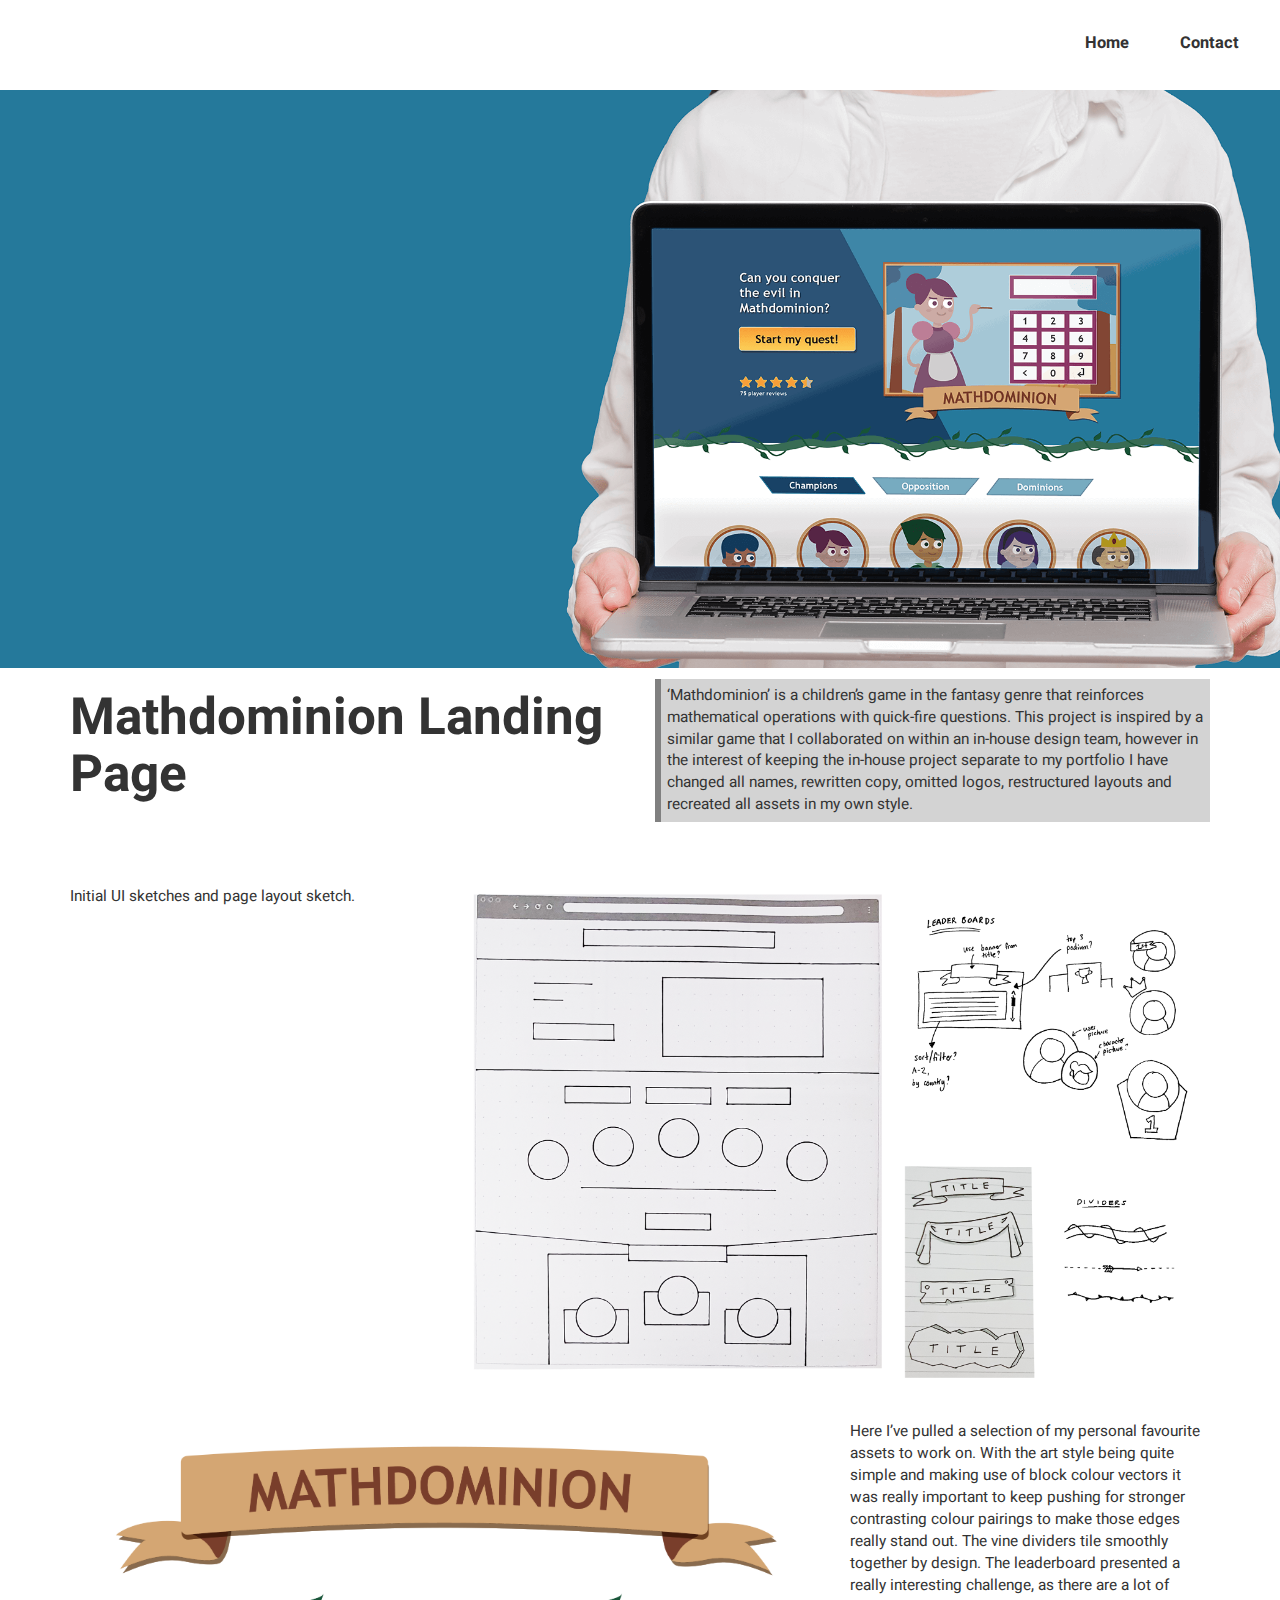
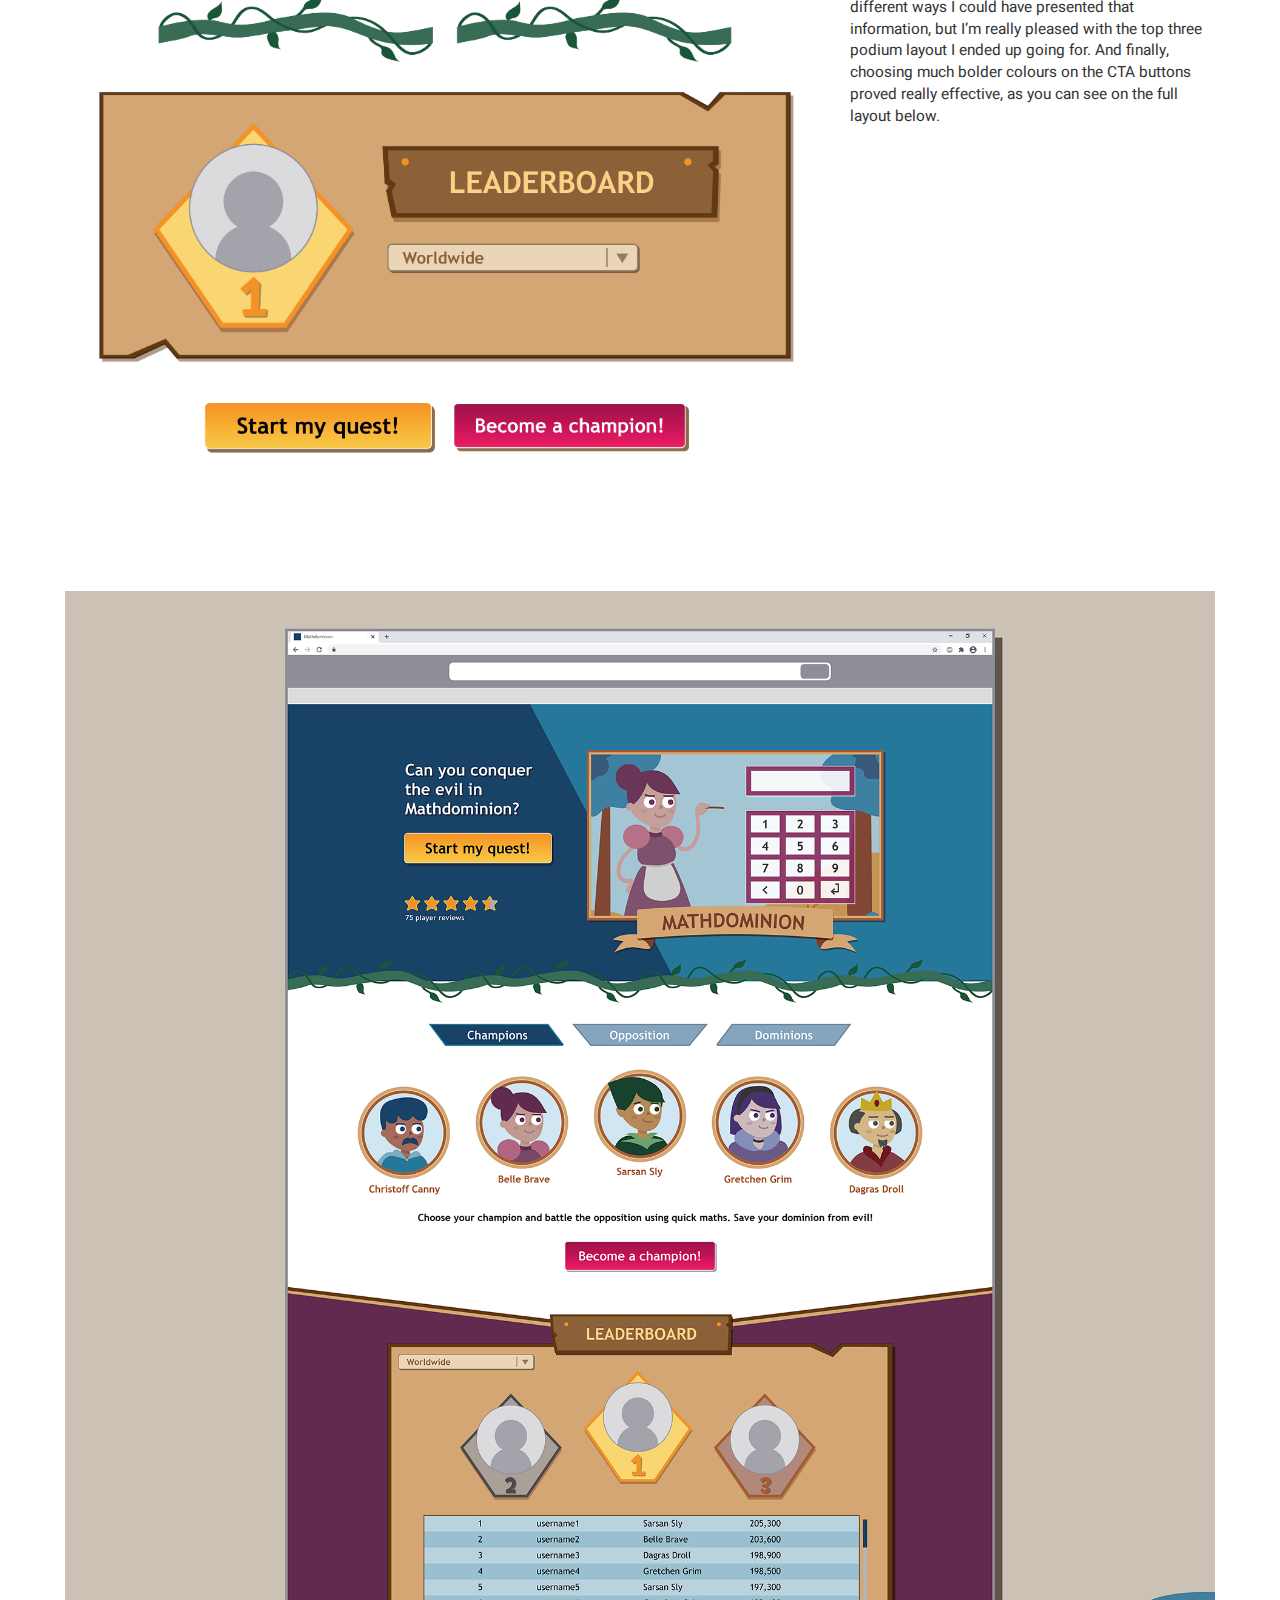
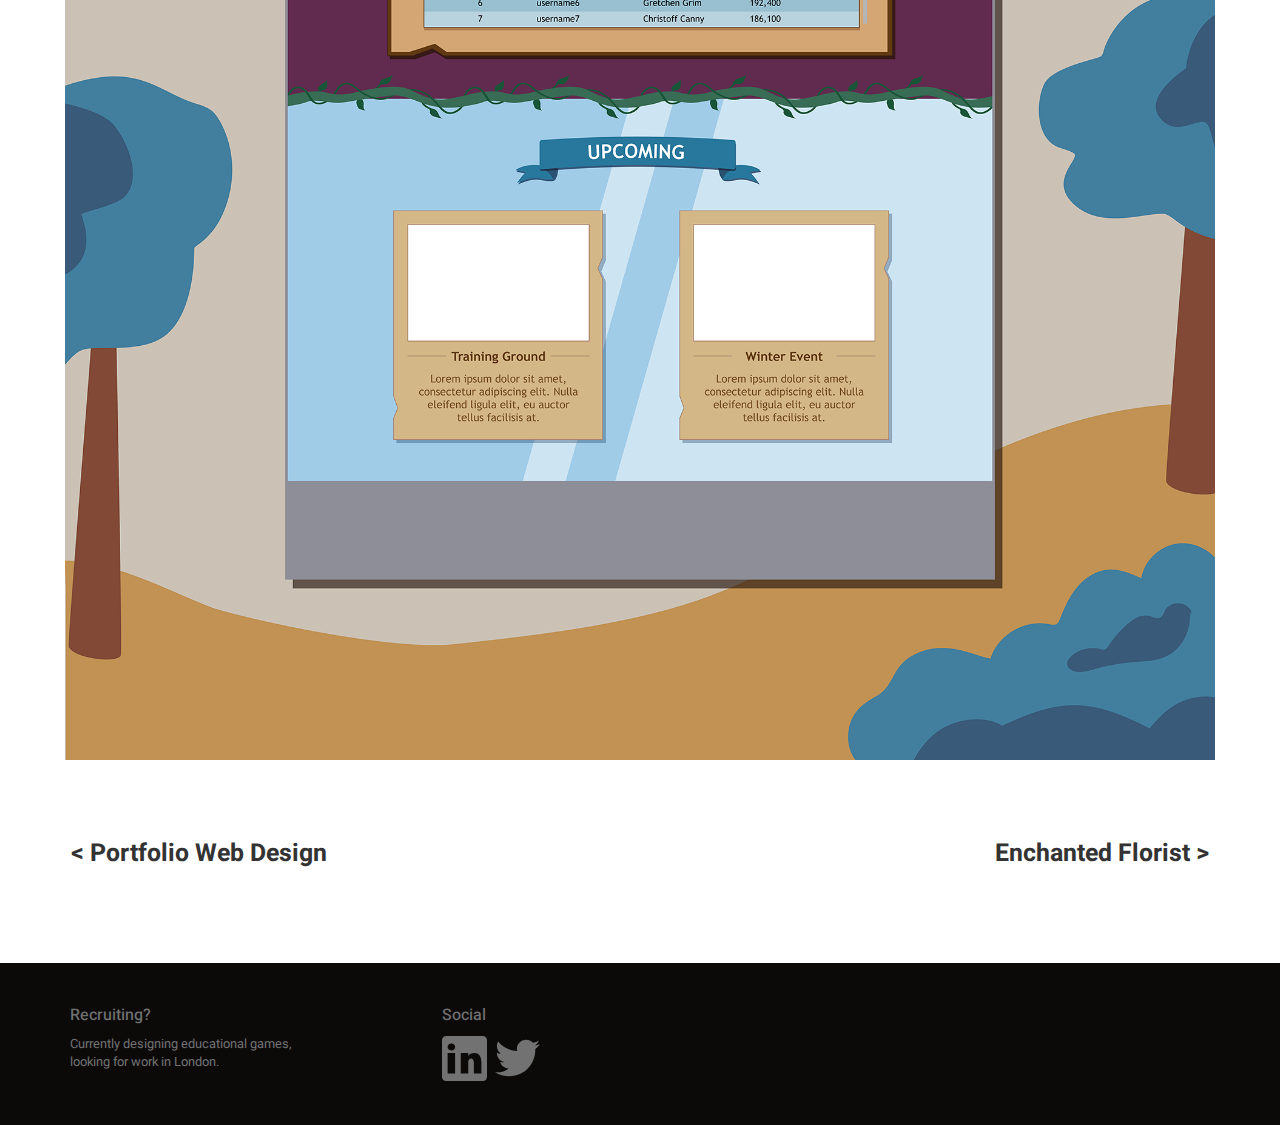
<file: Projects/mathdom.html>
<!DOCTYPE html>

<head>
    <meta charset="utf-8">
    <meta name="viewport" content="width=device-width, initial-scale=1, shrink-to-fit=no">

    <link rel="stylesheet" href="https://fonts.googleapis.com/css?family=Heebo">
    <link rel="stylesheet" href="https://fonts.googleapis.com/css?family=Kreon">
    <link rel="stylesheet" href="https://maxcdn.bootstrapcdn.com/bootstrap/3.3.6/css/bootstrap.min.css"/>
    <!-- <link rel="stylesheet" href="https://stackpath.bootstrapcdn.com/bootstrap/4.4.1/css/bootstrap.min.css" integrity="sha384-Vkoo8x4CGsO3+Hhxv8T/Q5PaXtkKtu6ug5TOeNV6gBiFeWPGFN9MuhOf23Q9Ifjh" crossorigin="anonymous"> -->
    <script src="https://code.jquery.com/jquery-3.5.1.min.js" integrity="sha256-9/aliU8dGd2tb6OSsuzixeV4y/faTqgFtohetphbbj0=" crossorigin="anonymous"></script>
    <script src="https://cdnjs.cloudflare.com/ajax/libs/popper.js/1.12.9/umd/popper.min.js" integrity="sha384-ApNbgh9B+Y1QKtv3Rn7W3mgPxhU9K/ScQsAP7hUibX39j7fakFPskvXusvfa0b4Q" crossorigin="anonymous"></script>
    <link href="../css/port.css" rel="stylesheet" type="text/css">
    <script src="../js/port.js"></script>
</head>
<body>
    <header class="container-fluid topsite">
        <div class="row">
            <nav class="col-sm-12">
                <p><a class="cool-link" style="font-weight: bold;"  href="../index.html">Home</a></p>
                <p><a class="cool-link" style="font-weight: bold;"  href="../contact.html">Contact</a></p>
            </nav>
        </div>
    </header>
    <section id="port-page-head" data-id="0" style="background-image: url(../Assets/Mathdom/Mock-up-laptop-wide.png)">
        <div class="container-fluid">
            <div class="row">
                <div class="col-lg-12">
                    <!-- <img src="../Assets/eBay/Mockup.png" class="img-responsive"> -->
                </div>
            </div>

        </div>
    </section>
    <section id="port-page-title" class="white-bg">
        <div class="container">
            <div class="row">
                <div class="col-lg-6">
                    <h1>Mathdominion Landing Page</h1>
                </div>
                <div class="col-lg-6">
                    <p>‘Mathdominion’ is a children’s game in the fantasy genre that reinforces mathematical operations with quick-fire questions. This project is inspired by a similar game that I collaborated on within an in-house design team, however in the interest of keeping the in-house project separate to my portfolio I have changed all names, rewritten copy, omitted logos, restructured layouts and recreated all assets in my own style.</p>
                </div>
            </div>
        </div>
    </section>
    <section class="port-page-content white-bg">
        <!-- from here -->
        <div class="container">
            <div class="row">
                <div class="col-lg-4">
                    <p>Initial UI sketches and page layout sketch.</p>
                </div>
                <div class="col-lg-8">
                    <img src="../Assets/Mathdom/Sketches.png" class="img-responsive">
                </div>
            </div>
            <div class="row">
                <div class="col-lg-8">
                    <img src="../Assets/Mathdom/Mathdom Assets.png" class="img-responsive">
                </div>
                <div class="col-lg-4">
                    <p>Here I’ve pulled a selection of my personal favourite assets to work on. With the art style being quite simple and making use of block colour vectors it was really important to keep pushing for stronger contrasting colour pairings to make those edges really stand out. The vine dividers tile smoothly together by design. The leaderboard presented a really interesting challenge, as there are a lot of different ways I could have presented that information, but I’m really pleased with the top three podium layout I ended up going for. And finally, choosing much bolder colours on the CTA buttons proved really effective, as you can see on the full layout below. </p>
                </div>
            </div>
            
        </div>
    </section>
    <section class="port-page-content white-bg">
        <div class="container-fluid">
            <div class="row">
                <div class="col-lg-12">
                    <img src="../Assets/Mathdom/Mathdom Page Full Export with BG.png" class="img-responsive" style="margin-bottom: 1rem;">
                </div>
            </div>
        </div>
    </section>
    <section id="port-page-links" class="white-bg">
        <div class="container">
            <div class="row">
                <div class="col-lg-6">
                    <h2><a class="cool-link" href="portfoliodesign.html">< Portfolio Web Design</a></h2>
                </div>
                <div class="col-lg-6">
                    <h2 style="text-align:right"><a class="cool-link" href="enchanted.html">Enchanted Florist ></a></h2>
                </div>
            </div>
        </div>
    </section>
    <footer class="footer">
        <div class="container">
            <div class="row">
                <div class=col-sm-6>
                    <h5>Recruiting?</h5>
                    <p>Currently designing educational games, looking for work in London.</p>
                </div>
                <div class="col-sm-2"></div>
                <div class="col-sm-4">
                    <h5>Social</h5>
                    <a href="https://www.linkedin.com/in/jennifer-warren-design/" class="footer-link">
                        <svg class="footer-icon" fill="#727272" xmlns="http://www.w3.org/2000/svg" viewBox="0 0 24 24">
                            <path
                                d="M 21.800781 0 L 2.199219 0 C 1 0 0 1 0 2.199219 L 0 21.800781 C 0 23 1 24 2.199219 24 L 21.800781 24 C 23 24 24 23 24 21.800781 L 24 2.199219 C 24 1 23 0 21.800781 0 Z M 7 20 L 3 20 L 3 9 L 7 9 Z M 5 7.699219 C 3.800781 7.699219 3 6.898438 3 5.898438 C 3 4.800781 3.800781 4 5 4 C 6.199219 4 7 4.800781 7 5.800781 C 7 6.898438 6.199219 7.699219 5 7.699219 Z M 21 20 L 17 20 L 17 14 C 17 12.398438 15.898438 12 15.601563 12 C 15.300781 12 14 12.199219 14 14 C 14 14.199219 14 20 14 20 L 10 20 L 10 9 L 14 9 L 14 10.601563 C 14.601563 9.699219 15.601563 9 17.5 9 C 19.398438 9 21 10.5 21 14 Z" />
                            </svg>
                    </a>
                    <a href="https://twitter.com/jenmw__" class="footer-link">
                        <svg class="footer-icon" fill="#727272" xmlns="http://www.w3.org/2000/svg" viewBox="0 0 24 24">
                            <path
                                d="M 24 4.300781 C 23.101563 4.699219 22.199219 5 21.199219 5.101563 C 22.199219 4.5 23 3.5 23.398438 2.398438 C 22.398438 3 21.398438 3.398438 20.300781 3.601563 C 19.300781 2.601563 18 2 16.601563 2 C 13.898438 2 11.699219 4.199219 11.699219 6.898438 C 11.699219 7.300781 11.699219 7.699219 11.800781 8 C 7.699219 7.800781 4.101563 5.898438 1.699219 2.898438 C 1.199219 3.601563 1 4.5 1 5.398438 C 1 7.101563 1.898438 8.601563 3.199219 9.5 C 2.398438 9.398438 1.601563 9.199219 1 8.898438 C 1 8.898438 1 8.898438 1 9 C 1 11.398438 2.699219 13.398438 4.898438 13.800781 C 4.5 13.898438 4.101563 14 3.601563 14 C 3.300781 14 3 14 2.699219 13.898438 C 3.300781 15.898438 5.101563 17.300781 7.300781 17.300781 C 5.601563 18.601563 3.5 19.398438 1.199219 19.398438 C 0.800781 19.398438 0.398438 19.398438 0 19.300781 C 2.199219 20.699219 4.800781 21.5 7.5 21.5 C 16.601563 21.5 21.5 14 21.5 7.5 C 21.5 7.300781 21.5 7.101563 21.5 6.898438 C 22.5 6.199219 23.300781 5.300781 24 4.300781" />
                            </svg>
                    </a>
                </div>
            </div>
        </div>
    </footer>
</body>
</file>
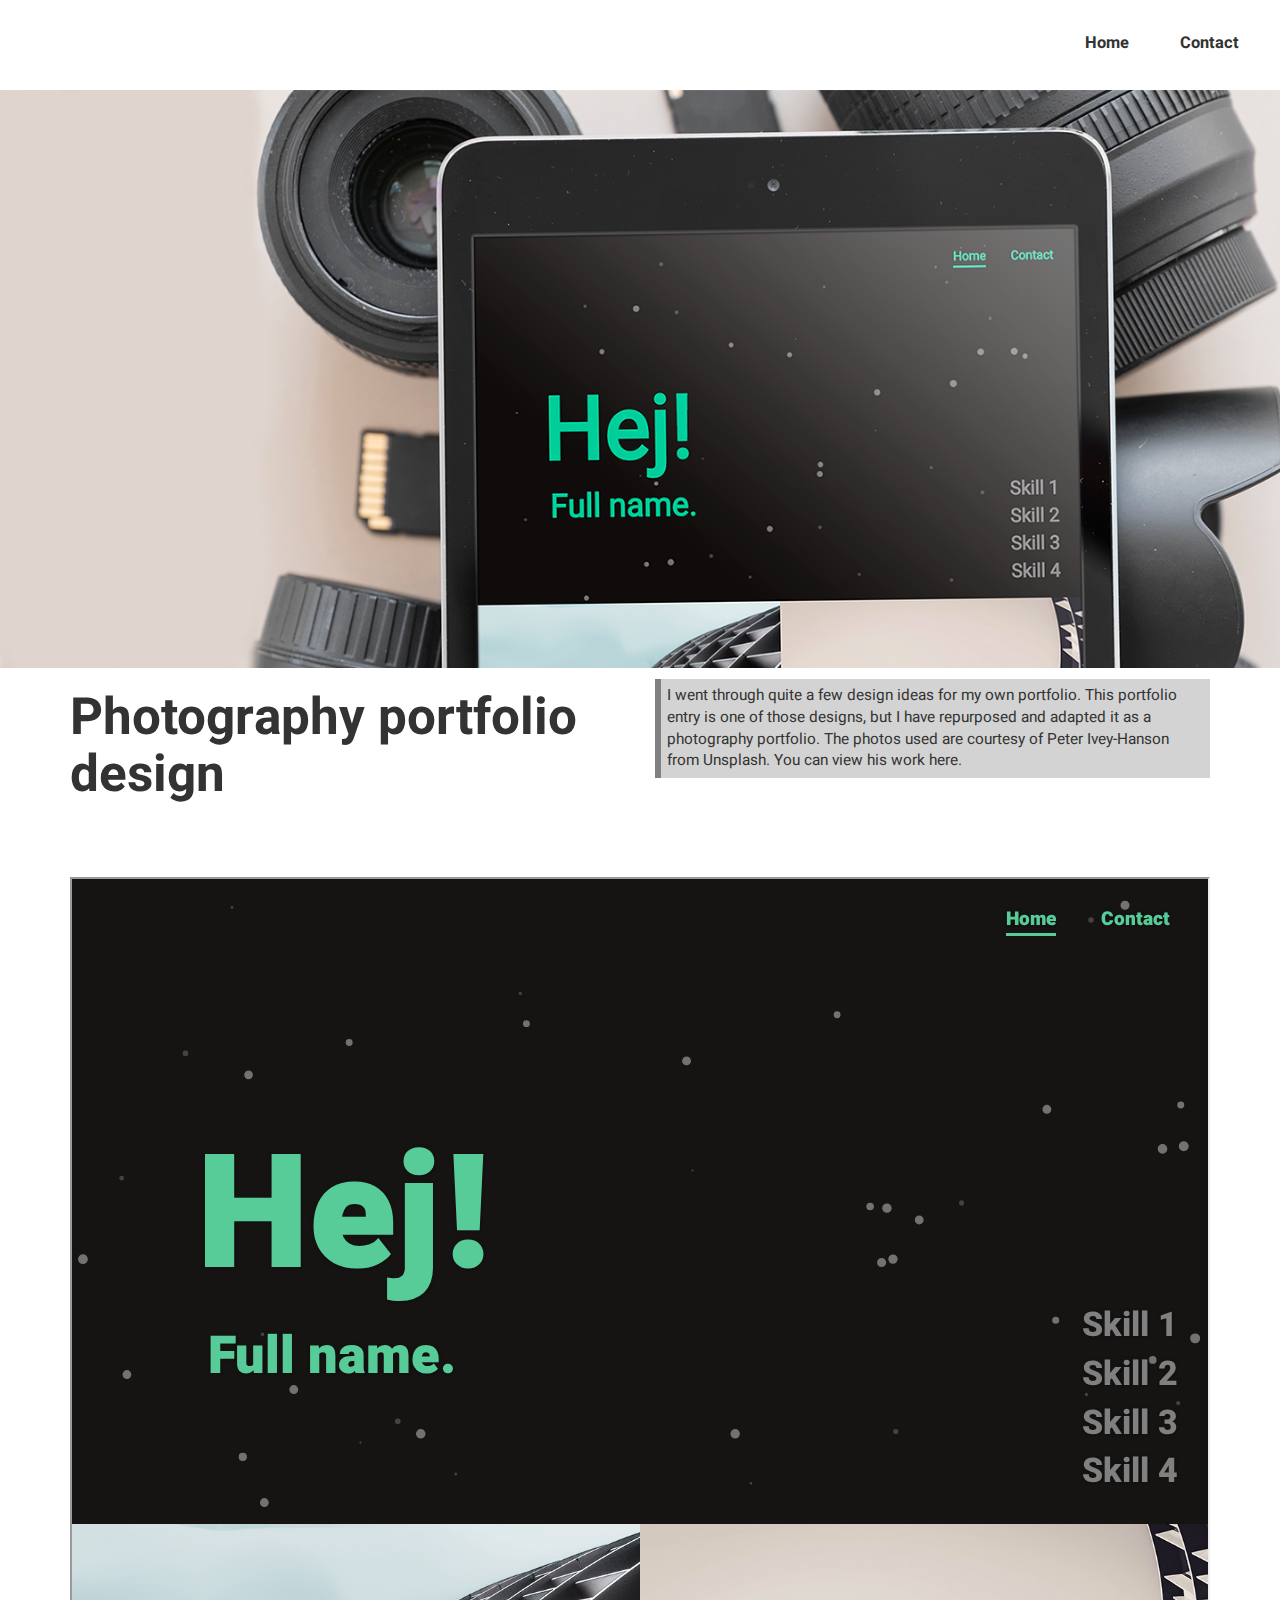
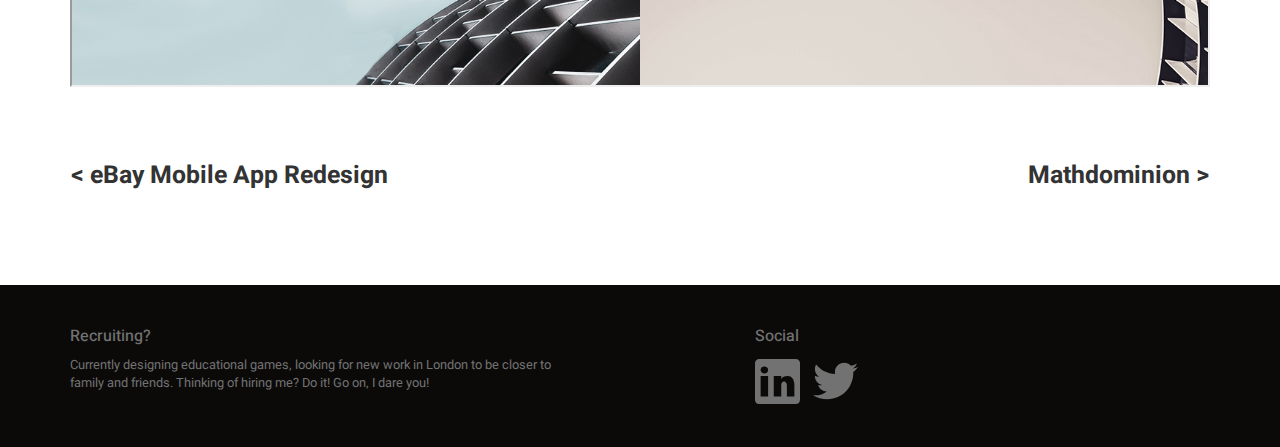
<file: Projects/portfoliodesign.html>
<!DOCTYPE html>

<head>
    <meta charset="utf-8">
    <meta name="viewport" content="width=device-width, initial-scale=1, shrink-to-fit=no">

    <link rel="stylesheet" href="https://fonts.googleapis.com/css?family=Heebo">
    <link rel="stylesheet" href="https://fonts.googleapis.com/css?family=Kreon">
    <link rel="stylesheet" href="https://maxcdn.bootstrapcdn.com/bootstrap/3.3.6/css/bootstrap.min.css"/>
    <!-- <link rel="stylesheet" href="https://stackpath.bootstrapcdn.com/bootstrap/4.4.1/css/bootstrap.min.css" integrity="sha384-Vkoo8x4CGsO3+Hhxv8T/Q5PaXtkKtu6ug5TOeNV6gBiFeWPGFN9MuhOf23Q9Ifjh" crossorigin="anonymous"> -->
    <script src="https://code.jquery.com/jquery-3.5.1.min.js" integrity="sha256-9/aliU8dGd2tb6OSsuzixeV4y/faTqgFtohetphbbj0=" crossorigin="anonymous"></script>
    <script src="https://cdnjs.cloudflare.com/ajax/libs/popper.js/1.12.9/umd/popper.min.js" integrity="sha384-ApNbgh9B+Y1QKtv3Rn7W3mgPxhU9K/ScQsAP7hUibX39j7fakFPskvXusvfa0b4Q" crossorigin="anonymous"></script>
    <link href="../css/port.css" rel="stylesheet" type="text/css">
    <script src="../js/port.js"></script>
</head>
<body>
    <header class="container-fluid topsite">
        <div class="row">
            <nav class="col-sm-12">
                <p><a class="cool-link" style="font-weight: bold;" href="../index.html">Home</a></p>
                <p><a class="cool-link" style="font-weight: bold;" href="../contact.html">Contact</a></p>
            </nav>
        </div>
    </header>
    <section id="port-page-head" data-id="0" style="background-image: url(../Assets/portDesign/Mockup3.png)">
        <div class="container-fluid">
            <div class="row">
                <div class="col-lg-12">
                    <!-- <img src="../Assets/eBay/Mockup.png" class="img-responsive"> -->
                </div>
            </div>

        </div>
    </section>
    <section id="port-page-title" class="white-bg">
        <div class="container">
            <div class="row">
                <div class="col-lg-6">
                    <h1>Photography portfolio design</h1>
                </div>
                <div class="col-lg-6">
                    <p>I went through quite a few design ideas for my own portfolio. This portfolio entry is one of those designs, but I have repurposed and adapted it as a photography portfolio. The photos used are courtesy of Peter Ivey-Hanson from Unsplash. You can view his work <a target="_blank" href="https://unsplash.com/@peteriveyphotography">here</a>.</p>
                </div>
            </div>
        </div>
    </section>
    <section class="port-page-content white-bg">
        <!-- from here -->
        <div class="container">
            <div class="row">
                <div class="col-lg-12">
                    <iframe style="width:100%;height:90vh" src="../Assets/portDesign/index.html"></iframe>
                </div>
            </div>
        </div>
    </section> 
    <section id="port-page-links" class="white-bg">
        <div class="container">
            <div class="row">
                <div class="col-lg-6">
                    <h2><a class="cool-link" href="ebay.html">< eBay Mobile App Redesign</a></h2>
                </div>
                <div class="col-lg-6">
                    <h2 style="text-align:right"><a class="cool-link" href="mathdom.html">Mathdominion ></a></h2>
                </div>
            </div>
        </div>
    </section>
    <footer class="footer">
        <div class="container">
            <div class="row">
                <div class=col-sm-6>
                    <h5>Recruiting?</h5>
                    <p>Currently designing educational games, looking for new work in London to be closer to family and
                        friends. Thinking of hiring me? Do it! Go on, I dare you!</p>
                </div>
                <div class="col-sm-2"></div>
                <div class="col-sm-4">
                    <h5>Social</h5>
                    <a href="https://www.linkedin.com/in/jennifer-warren-design/" class="footer-link">
                        <svg class="footer-icon" fill="#727272" xmlns="http://www.w3.org/2000/svg" viewBox="0 0 24 24">
                            <path
                                d="M 21.800781 0 L 2.199219 0 C 1 0 0 1 0 2.199219 L 0 21.800781 C 0 23 1 24 2.199219 24 L 21.800781 24 C 23 24 24 23 24 21.800781 L 24 2.199219 C 24 1 23 0 21.800781 0 Z M 7 20 L 3 20 L 3 9 L 7 9 Z M 5 7.699219 C 3.800781 7.699219 3 6.898438 3 5.898438 C 3 4.800781 3.800781 4 5 4 C 6.199219 4 7 4.800781 7 5.800781 C 7 6.898438 6.199219 7.699219 5 7.699219 Z M 21 20 L 17 20 L 17 14 C 17 12.398438 15.898438 12 15.601563 12 C 15.300781 12 14 12.199219 14 14 C 14 14.199219 14 20 14 20 L 10 20 L 10 9 L 14 9 L 14 10.601563 C 14.601563 9.699219 15.601563 9 17.5 9 C 19.398438 9 21 10.5 21 14 Z" />
                            </svg>
                    </a>
                    <a href="https://twitter.com/jenmw__" class="footer-link">
                        <svg class="footer-icon" fill="#727272" xmlns="http://www.w3.org/2000/svg" viewBox="0 0 24 24">
                            <path
                                d="M 24 4.300781 C 23.101563 4.699219 22.199219 5 21.199219 5.101563 C 22.199219 4.5 23 3.5 23.398438 2.398438 C 22.398438 3 21.398438 3.398438 20.300781 3.601563 C 19.300781 2.601563 18 2 16.601563 2 C 13.898438 2 11.699219 4.199219 11.699219 6.898438 C 11.699219 7.300781 11.699219 7.699219 11.800781 8 C 7.699219 7.800781 4.101563 5.898438 1.699219 2.898438 C 1.199219 3.601563 1 4.5 1 5.398438 C 1 7.101563 1.898438 8.601563 3.199219 9.5 C 2.398438 9.398438 1.601563 9.199219 1 8.898438 C 1 8.898438 1 8.898438 1 9 C 1 11.398438 2.699219 13.398438 4.898438 13.800781 C 4.5 13.898438 4.101563 14 3.601563 14 C 3.300781 14 3 14 2.699219 13.898438 C 3.300781 15.898438 5.101563 17.300781 7.300781 17.300781 C 5.601563 18.601563 3.5 19.398438 1.199219 19.398438 C 0.800781 19.398438 0.398438 19.398438 0 19.300781 C 2.199219 20.699219 4.800781 21.5 7.5 21.5 C 16.601563 21.5 21.5 14 21.5 7.5 C 21.5 7.300781 21.5 7.101563 21.5 6.898438 C 22.5 6.199219 23.300781 5.300781 24 4.300781" />
                            </svg>
                    </a>
                </div>
            </div>
        </div>
    </footer>
</body>
</file>
<file: Assets/portDesign/portDesign.css>
/* body {
  padding-bottom: 18vw;
} */

header {
  background-color: #161413;
    padding: 0.5vw 0;
  }

header .row,
footer .row {
  display: flex;
  align-items: center;
}

header nav {
    display: flex;
    flex: auto;
    justify-content: flex-end;
}

header p {
    padding: 0 2vw;
    margin: 0;
    font-size: calc(1rem + 0.8vw);
}

.jumbotron {
    position: relative;
    display: flex;
    align-items: center;
    background-color: #161413;
    height: 70vh;
    margin-bottom: 0;
}

.jumbotron > * > * > h2 {
  position: absolute;
  bottom: 26vh;
  left:11vw;
}

.jumbotron > * > * > h3 {
  position: absolute;
  bottom: 16vh;
  left:12vw;
}

.port-nav{
  padding-left: 0;
  padding-right: 0;
  overflow: hidden;
}

/* .port-nav > * > img {
  transition: .3s ease-in-out,
} */

h1 {
  color: #161413;
}

h2, h3, header p{
  color: #57CC99;
  font-family: "heebo";
  font-weight: 1000;
}

h2 {
  font-size: 14vw;
}

h3 {
  font-size: calc(2rem + 4vh);
}

h5 {
  font-size:1.5vw;
  font-family: "heebo";
  font-weight: 1000;
  color:#727272;
}

.carousel-caption{
  font-size: calc(1rem + 1vw);
  font-family: "heebo";
  font-weight: 600;
  background-color: rgba(255, 255, 255, .8);;
  color: #161413;
  text-shadow: none;
  width:100%;
  left: 0;
  bottom: 0;
}

a {
  color: #57CC99;
}

a:hover {
  color: #57CC99;
  text-decoration: none;
  border-bottom: 3px solid #57CC99;
  transition: border-length 0.6s linear;
}

.skill-list{
  position: absolute;
  height: 9vw;
  width: 27vw;
  right: 0;
  bottom: 11vw;
}

.skill-list > .container-fluid > h4 {
  color: grey;
  font-family: "heebo";
  font-weight: 800;
  font-size: 3vw;
  margin-bottom: 1vw;
  text-align: right;
}

.text-shadow {
  text-shadow:
  -1px -1px 2px #161413,  
   1px -1px 2px #161413,
   -1px 1px 2px #161413,
    1px 1px 2px #161413;
}

/* ---------------------------------Contact page----------------------------- */

.contact {
  background-color: #161413;
  min-height: 75vh;
  padding-top: 4vw;
  padding-bottom: 4vw;
}

#contact-form{
  display: flex;
  flex-wrap: wrap;
  padding: 1.5vw;
  background-color: #fff;
  font-family: "heebo";
  margin-right: 3vw;
}

#contact-form > * > * {
  margin: 1%;
}

.btn-primary {
  background-color: #57CC99;
  border: none;
}

.btn-primary:hover {
  background-color: #1E855A;
}

.noselect {
  -webkit-touch-callout: none; /* iOS Safari */
    -webkit-user-select: none; /* Safari */
     -khtml-user-select: none; /* Konqueror HTML */
       -moz-user-select: none; /* Old versions of Firefox */
        -ms-user-select: none; /* Internet Explorer/Edge */
            user-select: none; /* Non-prefixed version, currently
                                  supported by Chrome, Edge, Opera and Firefox */
}

.this-page {
  text-decoration: none;
  border-bottom: 3px solid #57CC99;
}

/* ------------------------Port Pages---------------------------- */

#testconfetti {
  width: 100%;
  position: absolute;
  opacity: 0.5;
  top: -20%;
}

.layer {
  z-index: 2;
}

#port-page-head {
    position: relative;
    display: flex;
    align-items: center;
    /* background-color: #1D1A05; */
    height: calc(45rem + 10vw);
    margin-bottom: 0;
    /* background-size: clip; */
    background-repeat: no-repeat;
    background-size: cover;
    background-position: center;
}

#port-page-title {
  position: relative;
  display: flex;
  align-items: center;
  height: auto;
  padding: 5rem;
}

#port-page-title h1 {
  font-family: "heebo";
  font-weight: 1000;
  margin-top: 0;
}

.port-page-content{
  position: relative;
  display: flex;
  align-items: center;
  height: auto;
  padding: 3rem 5rem;
}

#port-page-links {
  margin-bottom: 3rem;
  padding: 0 2rem;
}

#port-page-links h3 {
  font-size: calc(1rem + 2vw);
}


/* ------------------------Footer---------------------------- */

.footer {
  position: relative;
  width: 100%;
  height: 18vh;
  bottom:0;
  background-color: #0B0A09;
  display: flex;
  align-items: center;
  justify-content: center;
}

.footer p {
  margin-bottom: 0;
  font-size: 1.2vw;
  color:#727272;
}

.footer > .container > .row {
  display: inline-block;
}

.footer-icon {
  width: 2vw;
  margin-right: 3%;
  margin-top: 1%;
}

@media (max-width: 600px){
  .footer {
    height: 19vh;
    text-align: center;
    padding: 0 2.5rem;
  }

  .footer h5 {
    font-size: 3vw;
  }

  .footer p {
    font-size: 2.5vw;
  }

  .footer-icon {
    width: 5vw;
  }

  .jumbotron > * > * > h2 {
    position: unset;
    bottom: unset;
    text-align: center;
  }
  
  .jumbotron > * > * > h3 {
    position: unset;
    bottom: unset;
    text-align: center;
  }
}





.footer-link :hover {
  border-bottom: none !important;
}
</file>
<file: css/port.css>
body {
	/* background: linear-gradient(-45deg, #FFA90A, #FFC65C, #f8a88e, #F35353); */
	background-size: 400% 400%;
	animation: gradient 8s ease infinite;
}

@keyframes gradient {
	0% {
		background-position: 0% 50%;
	}
	50% {
		background-position: 100% 50%;
	}
	100% {
		background-position: 0% 50%;
	}
}

.test-line{
  background: linear-gradient(-45deg, #FFA90A, #FFC65C, #f8a88e, #F35353);
	background-size: 400% 400%;
  animation: gradient 8s ease infinite;
  position: absolute;
  width: 100%;
  height: 1.5vh;
  border-top: solid 3px #333;
}

header nav {
    display: flex;
    flex: auto;
    justify-content: flex-end;  
    align-items: center; 
    height: 10vh; 
}

header p {
    padding: 0 2vw;
    margin: 0;
    /* font-size: calc(1rem + 0.8vw); */
    font-size: calc(1rem + .5vw);
    font-family: "heebo";
}

header a {
    color: #333;
}

header a:hover {
    color: #F35353;
    text-decoration: none;
}

.cool-link {
    display: inline-block;
    color: #333;
    text-decoration: none;
}

.cool-link::after {
    content: '';
    display: block;
    width: 0;
    height: 2px;
    background: #F35353;
    transition: width .3s;
}

.cool-link:hover::after {
    width: 100%;
}

.this-page{
    color: #F35353;
    border-bottom: solid 2px #F35353;
}


.banner {
    padding: 3vh 0;
    height: 55vh;
    display: flex;
    flex-direction: column;
    /* align-items: center; */
    justify-content: center;
}

h1 {
    font-family: "heebo";
    font-weight: bold;
    font-size: calc(3rem + 2vw);
}

h2 {
    font-family: "heebo";
    font-weight: bold;
    font-size: calc(1.2rem + 1vw);
}

h3 {
  font-family: "heebo";
  font-weight: bold;
  font-size: calc(.8rem + .5vw);
  color: #333;
}

h4 {
  font-family: "heebo";
  font-weight: bold;
  font-size: calc(1rem + .2vw);
  color: grey;
}

p {
    font-family: "heebo";
    font-size: calc(1rem + .5vw);
}
/* -------------------------------------------------------- */
.dropbtn {
  background-color: #4CAF50;
  color: white;
  padding: 14px;
  font-size: 16px;
  border: none;
  cursor: pointer;
}

.dropbtn:hover, .dropbtn:focus {
  background-color: #3e8e41;
}

.dropdown {
  float: right;
  position: relative;
  display: inline-block;
  margin-bottom: 2%;
}

.dropdown-content {
  display: none;
  position: absolute;
  background-color: #f1f1f1;
  min-width: 160px;
  overflow: auto;
  box-shadow: 0px 8px 16px 0px rgba(0,0,0,0.2);
  right: 0;
  z-index: 1;
}

.dropdown-content a {
  color: black;
  padding: 12px 16px;
  text-decoration: none;
  display: block;
}

.dropdown a:hover {background-color: #ddd;}

.show {display: block;}
/* --------------------------------------- */

.offset-down{
    margin-top: 15vh;
}

.project-pic {
    border: 5px solid white;
}

.project-pic:hover {
  transform: scale(1.02);
  transition: 0.4s;
}

figcaption {
    background-color: #fff;
    color: #333;
    position: absolute;
    width: 35vw;
    display: flex;
    align-items: center;
    height: 10vh;
    font-family: "heebo";
    font-size: 1.8vw;
}

.caption-right {
    top: 2vh;
    left: 30%;
    padding-left: 10%;
}

.caption-left {
    bottom: 2vh;
    left: -10%;
    justify-content: flex-end;
    padding-right: 10%;
}

/* ---------------------------------Contact page----------------------------- */

.contact {
  /* background-color: #161413; */
  min-height: 75vh;
  padding-top: 4vw;
  padding-bottom: 4vw;
}

#contact-form{
  display: flex;
  flex-wrap: wrap;
  padding: 1vw;
  background-color: #fff;
  font-family: "heebo";
  /* margin-right: 3vw; */
  border-radius: 10px;
}

#contact-form > * > * {
  margin: 1%;
}

.avatar{
  padding:3%;
}

.contact-white-bg{
  background-color: #fff;
  padding: 1%;
  border-radius: 15px;
  margin: 0 7%;
  height: unset;
}

.btn-primary {
  background-color: #F35353;
  border: none;
  font-size: calc(1em+1vw);
}

.btn-primary:hover {
  background-color: #F35353;
}

#contact-form > * > textarea {
  height:100%;
}

/* ------------------------Port pages--------------------- */

#port-page-head {
  position: relative;
  display: flex;
  align-items: center;
  /* background-color: #1D1A05; */
  height: calc(45rem + 10vw);
  margin-bottom: 0;
  /* background-size: clip; */
  background-repeat: no-repeat;
  background-size: cover;
  background-position: center;
}

#port-page-title > * > * > * > h1 {
  font-size: 4vw;
  margin-top: 4%;
}

#port-page-title > * > * > * > p {
  font-size: 0.9vw;
  margin: 2% 0 0 0;
  border-left: solid 6px grey;
  padding: 1%;
  background-color: lightgrey;
}

a {
  color: #333;
}

a:hover {
  color: #F35353;
  text-decoration: none;
  cursor: pointer;
}

.port-page-content{
  position: relative;
  display: flex;
  align-items: center;
  height: auto;
  padding: 3rem 5rem;
}

.port-page-content > * > * > * > p {
  font-size: 1vw;
}

.port-page-content > * > * > * > h3 {
  font-size: 2vw;
  font-family: heebo;
}

.port-page-content > * > .row {
  margin-top: 3%;
}

.port-page-content > * > * > * > .caption-left {
  /* top: 80%; */
  bottom: 8vh;
  width: 50%;
  z-index: 2;
  background-color: #FFC65C;
}

#port-page-links {
  /* margin-bottom: 3rem; */
  padding-top: 2rem;
  padding-bottom: 3rem;
}

#port-page-links h3 {
  font-family: "heebo";
  font-size: calc(1rem + 2vw);
}

#port-page-links a {
  color: #333;
}

#port-page-links a:hover {
  color: #F35353;
  text-decoration: none;
}

.white-bg{
  background-color: #fff !important;
}


/* ------------------------Footer---------------------------- */

.footer {
    position: relative;
    width: 100%;
    height: 18vh;
    bottom: 0;
    background-color: #0B0A09;
    display: flex;
    align-items: center;
    justify-content: center;
    margin-top: 6vh;
  }

h5 {
    font-family: "heebo";
    font-size: 1.25vw;
    color: #727272;
}
  
.footer p {
  margin-bottom: 0;
  font-size: 1vw;
  color:#727272;
}
  
.footer > .container > .row {
  display: inline-block;
}
  
.footer-icon {
  width: 5vh;
  margin-right: 3%;
  margin-top: 1%;
}

/* ------------------------- Media query for mobile sizes */
@media (max-width: 600px){

  /* Main page stuff */

  h1 {
    font-size: 14vw;
  }

  h2 {
    font-size: 7vw;
  }
    
  p {
    font-size:unset;
  }

  .banner {
    height: 35vh;
  }

  .offset-down {
    margin-top: unset;
  }

  .project-pic {
    margin-top: 2vh;
    display:inline-block;
  }

  /* Contact stuff */

  .contact-white-bg{
    height: 82vh;
  }

  #contact-form > * > textarea {
  height:50%;
}

  /* Footer stuff */

  .footer {
    height: auto;
    text-align: center;
    padding: 2rem;
  }
  
  .footer h5 {
    font-size: 3vw;
  }
  
  .footer p {
    font-size: 2.5vw;
  }
  
  .footer-icon {
    width: 5vw;
    margin-left:3%;
  }

}

/* ------------------------- Media query for laptop sizes */
@media (max-width: 1400px){

  #port-page-title > * > * > * > p {
    font-size: 1.2vw;
    /* padding-top: 4%; */
  }

  .port-page-content > * > * > * > p {
    font-size: 1.2vw;
  }

}
</file>
